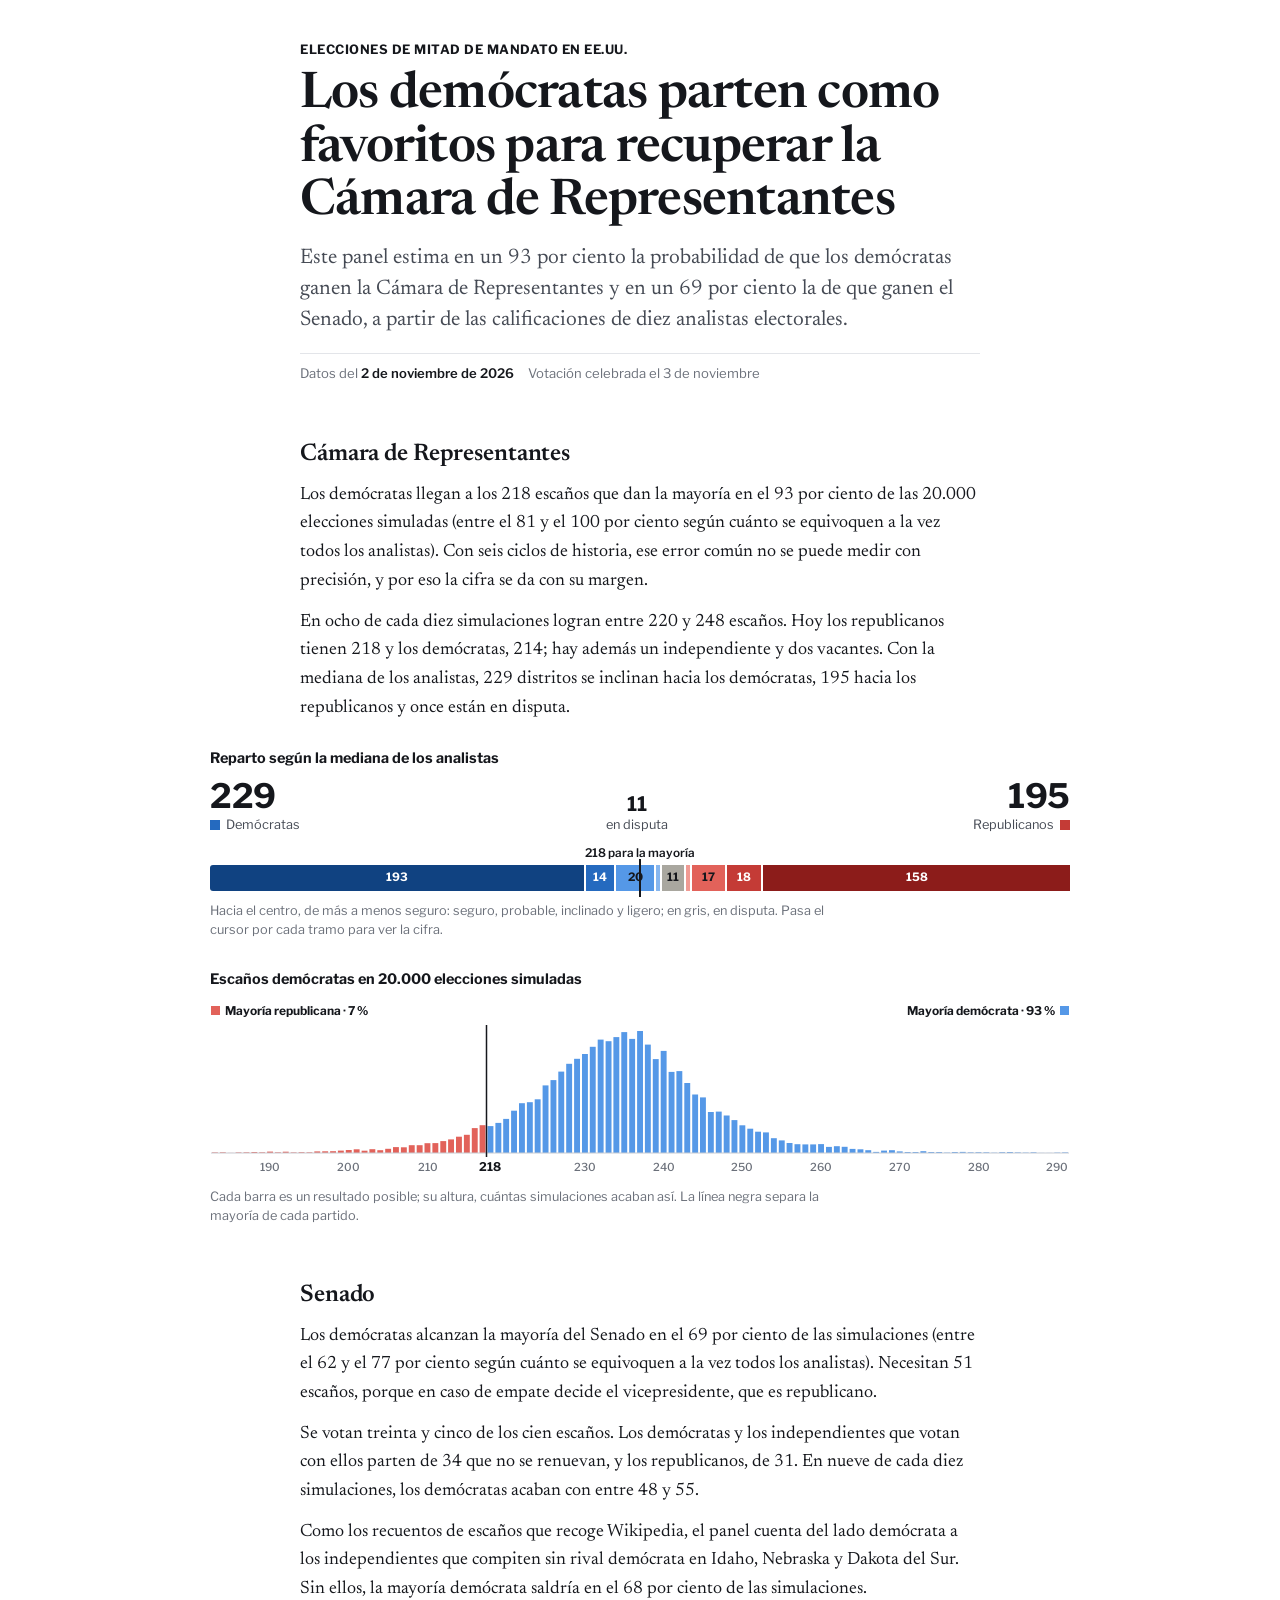
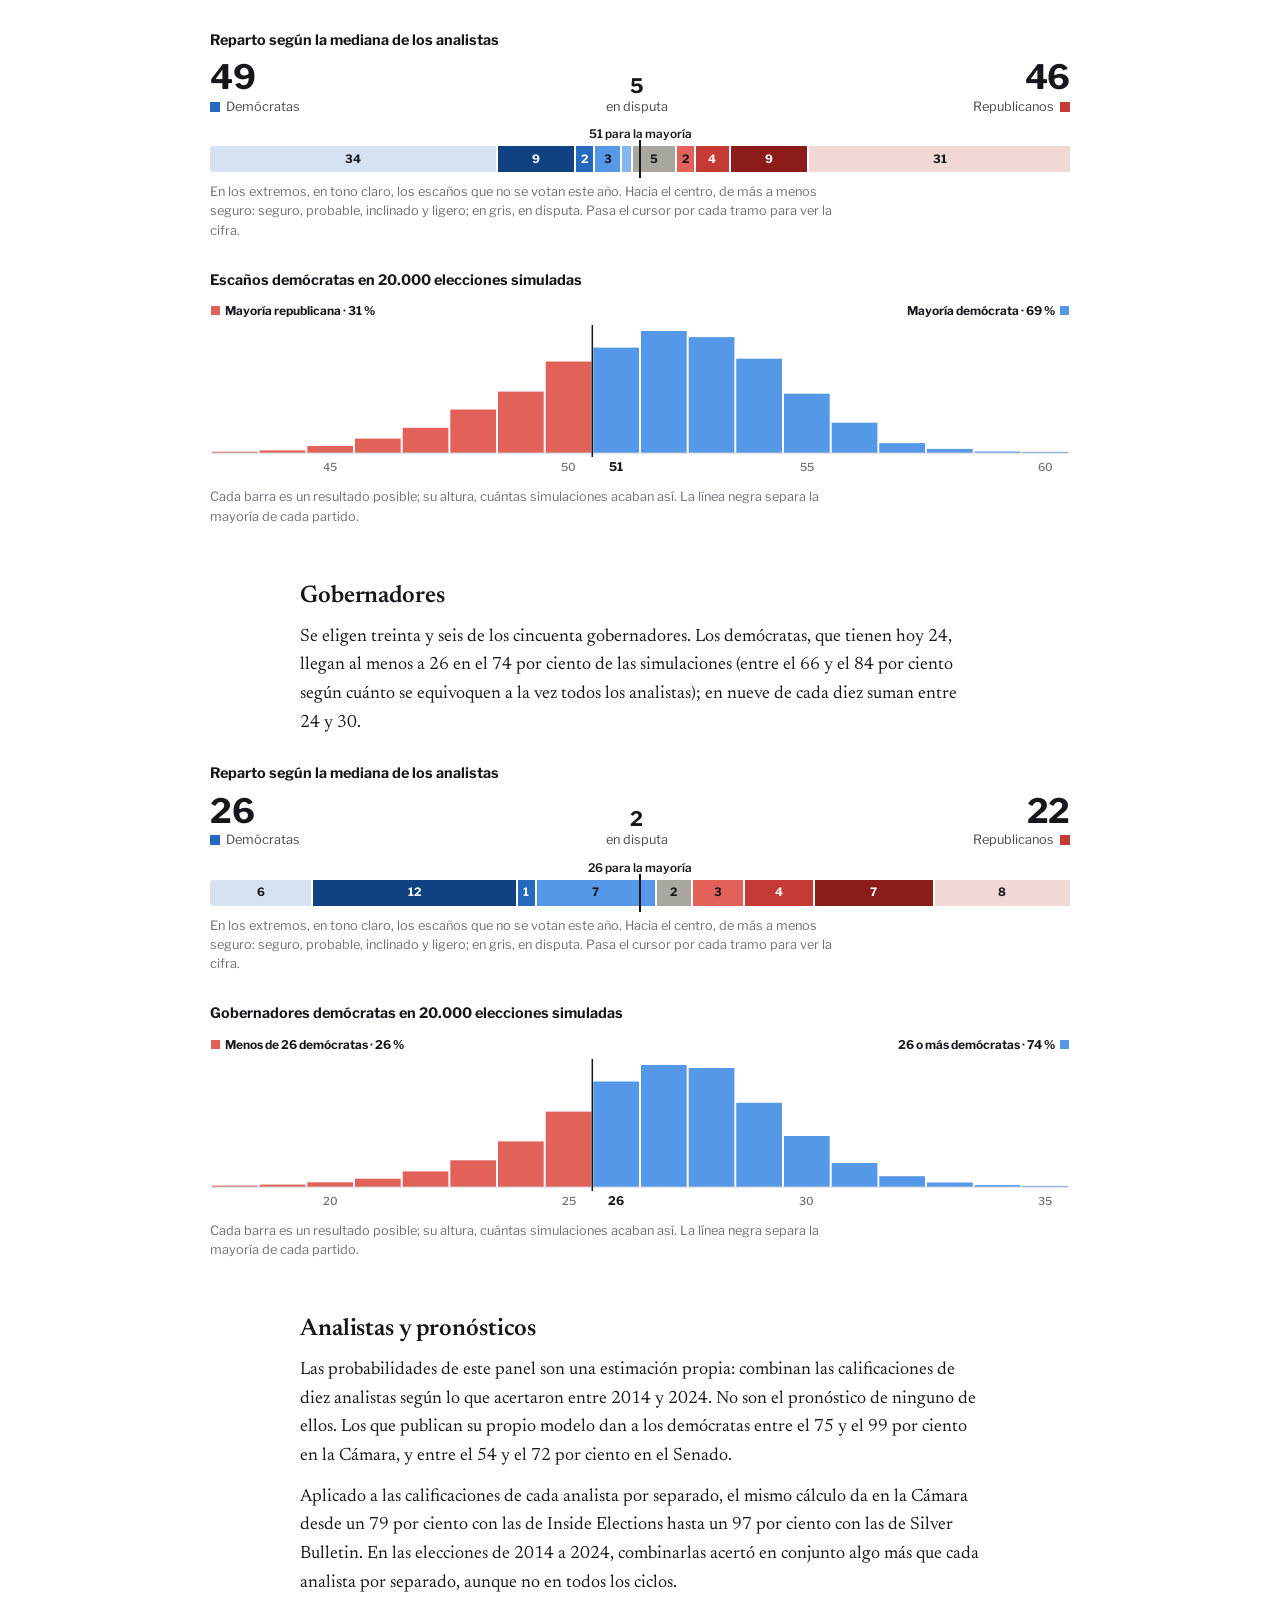
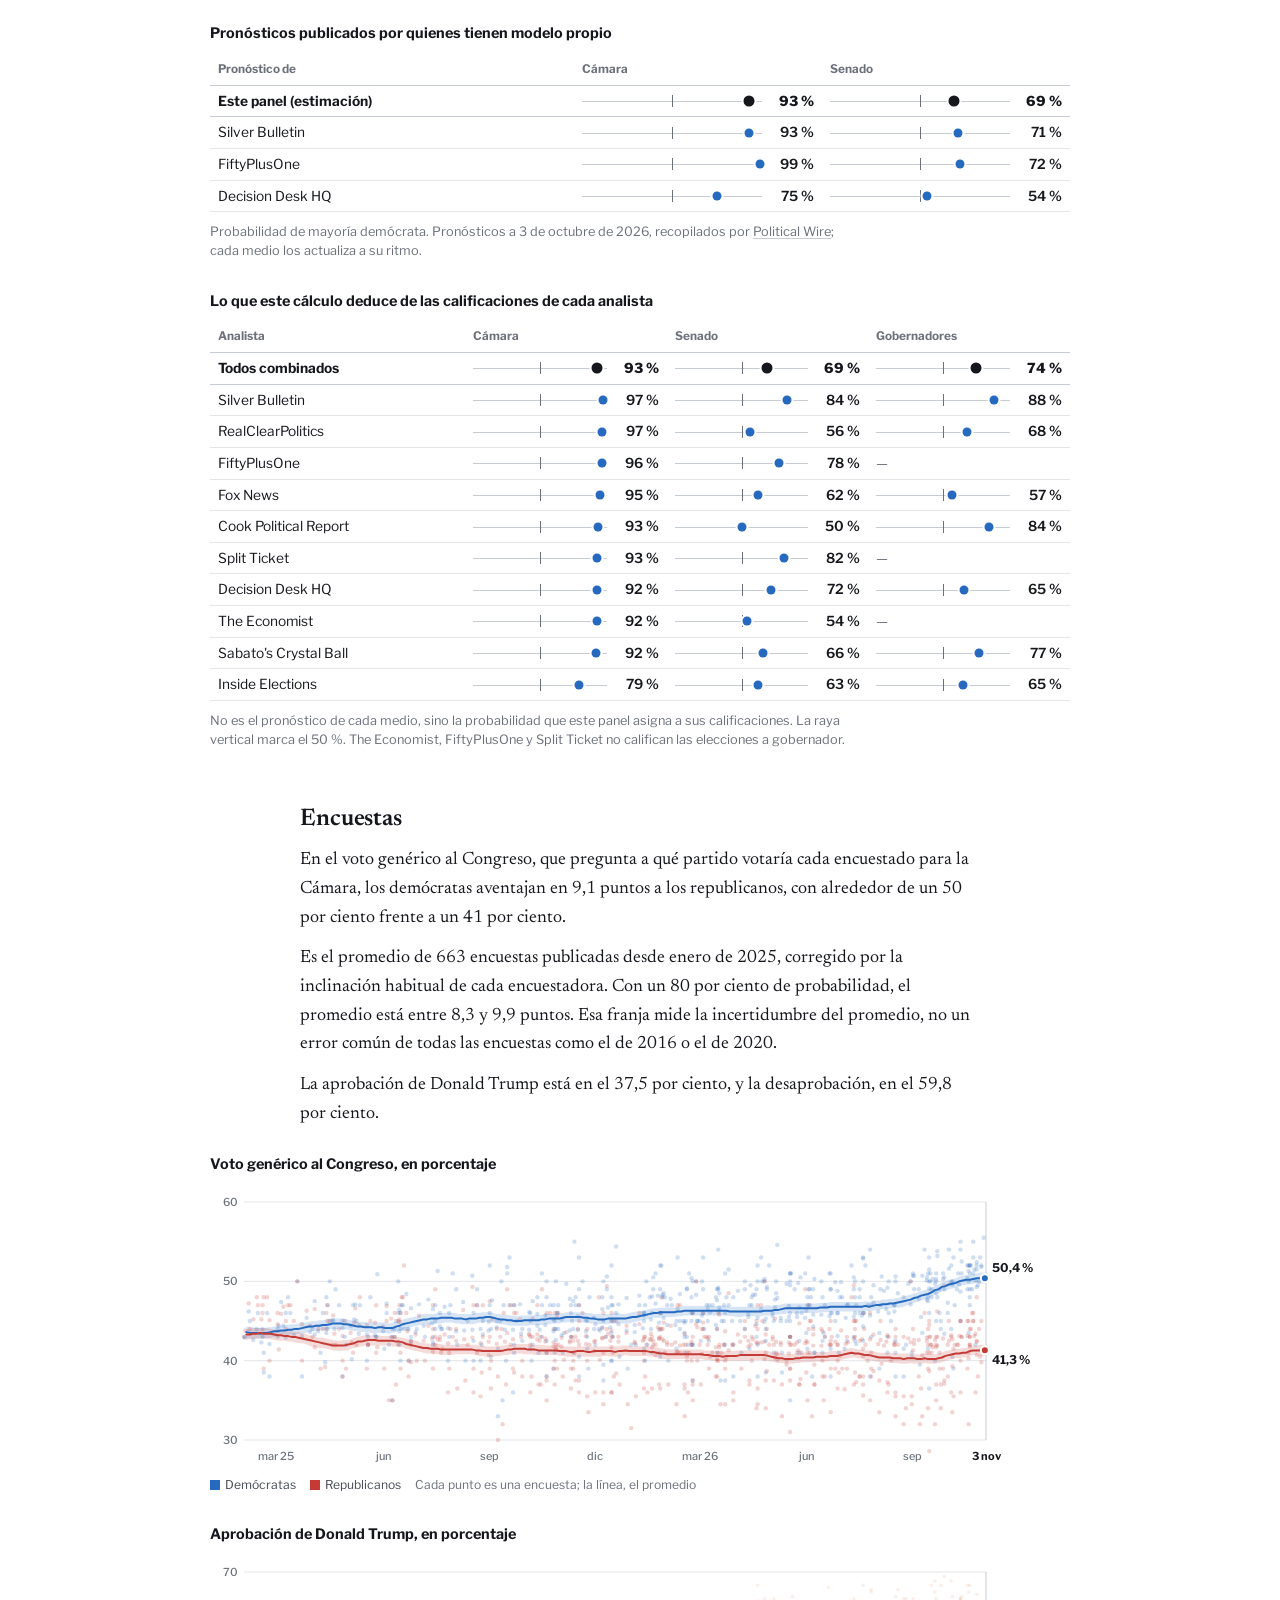
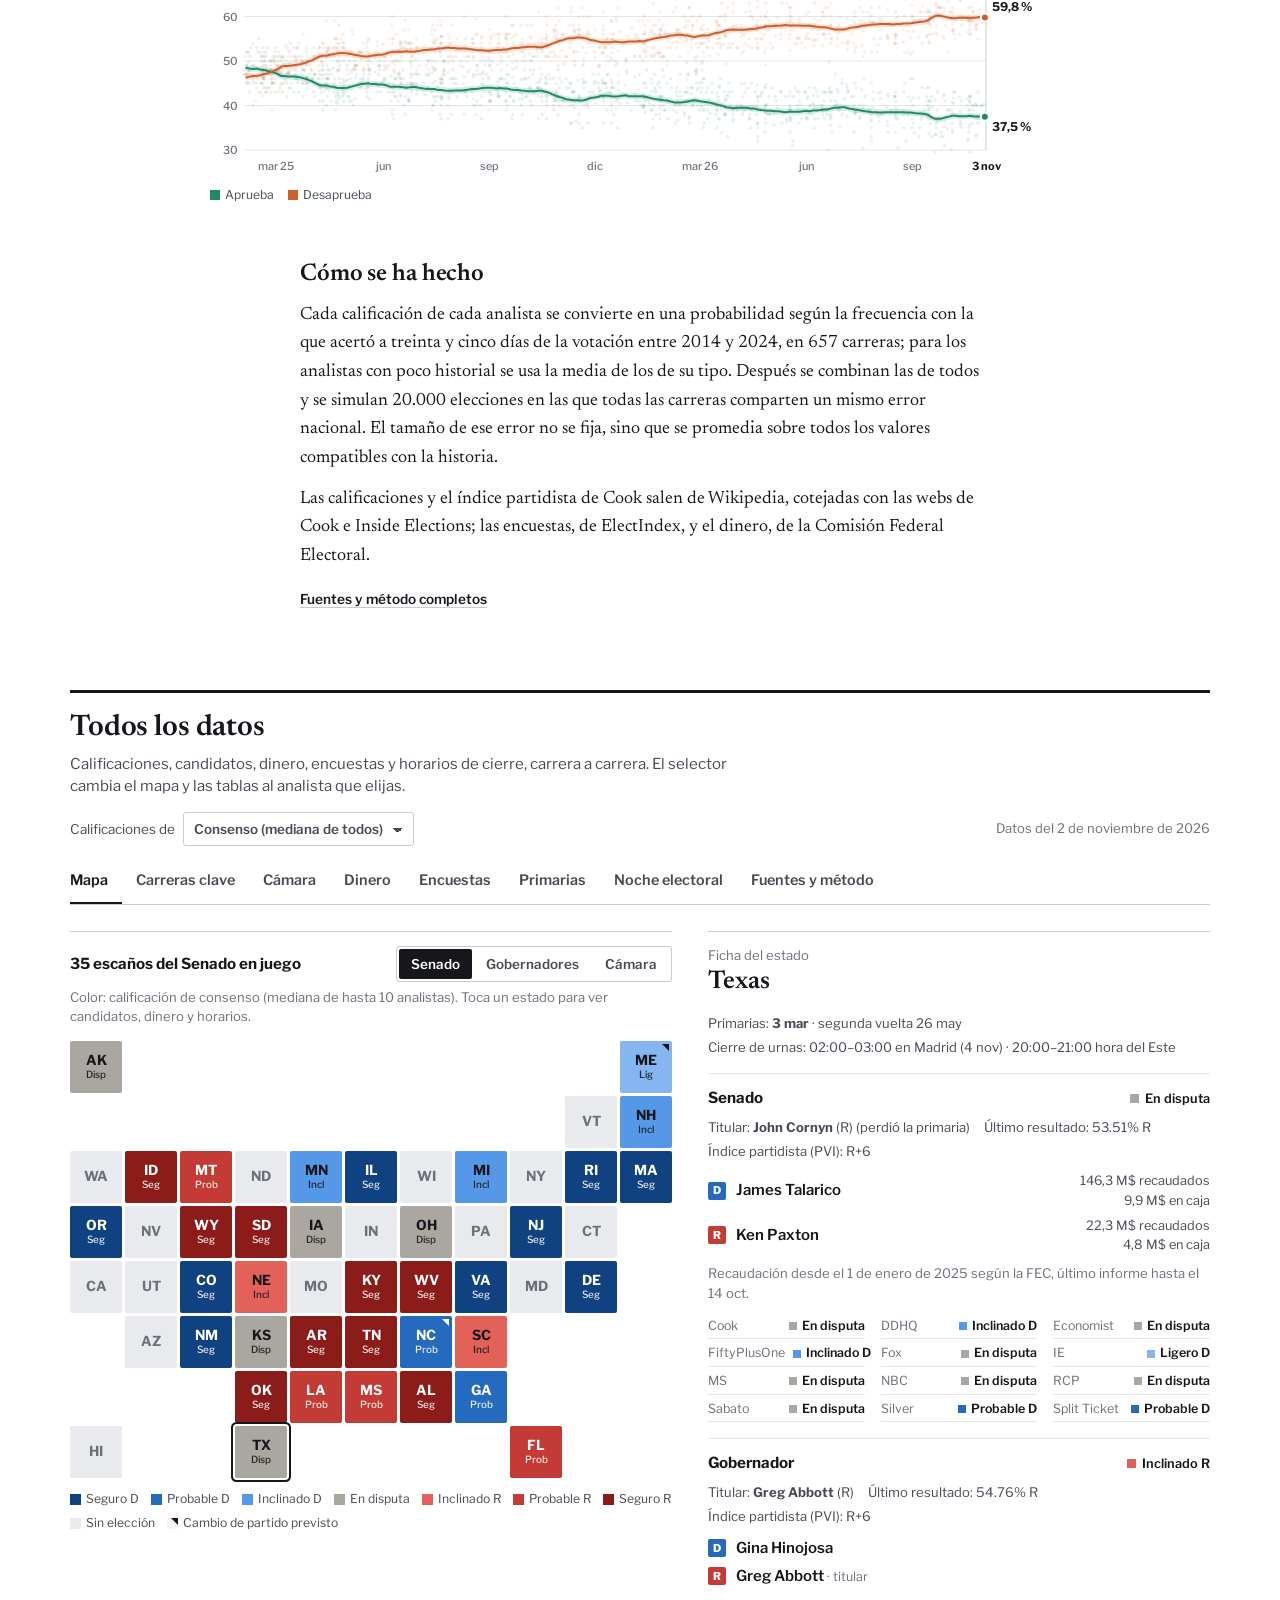
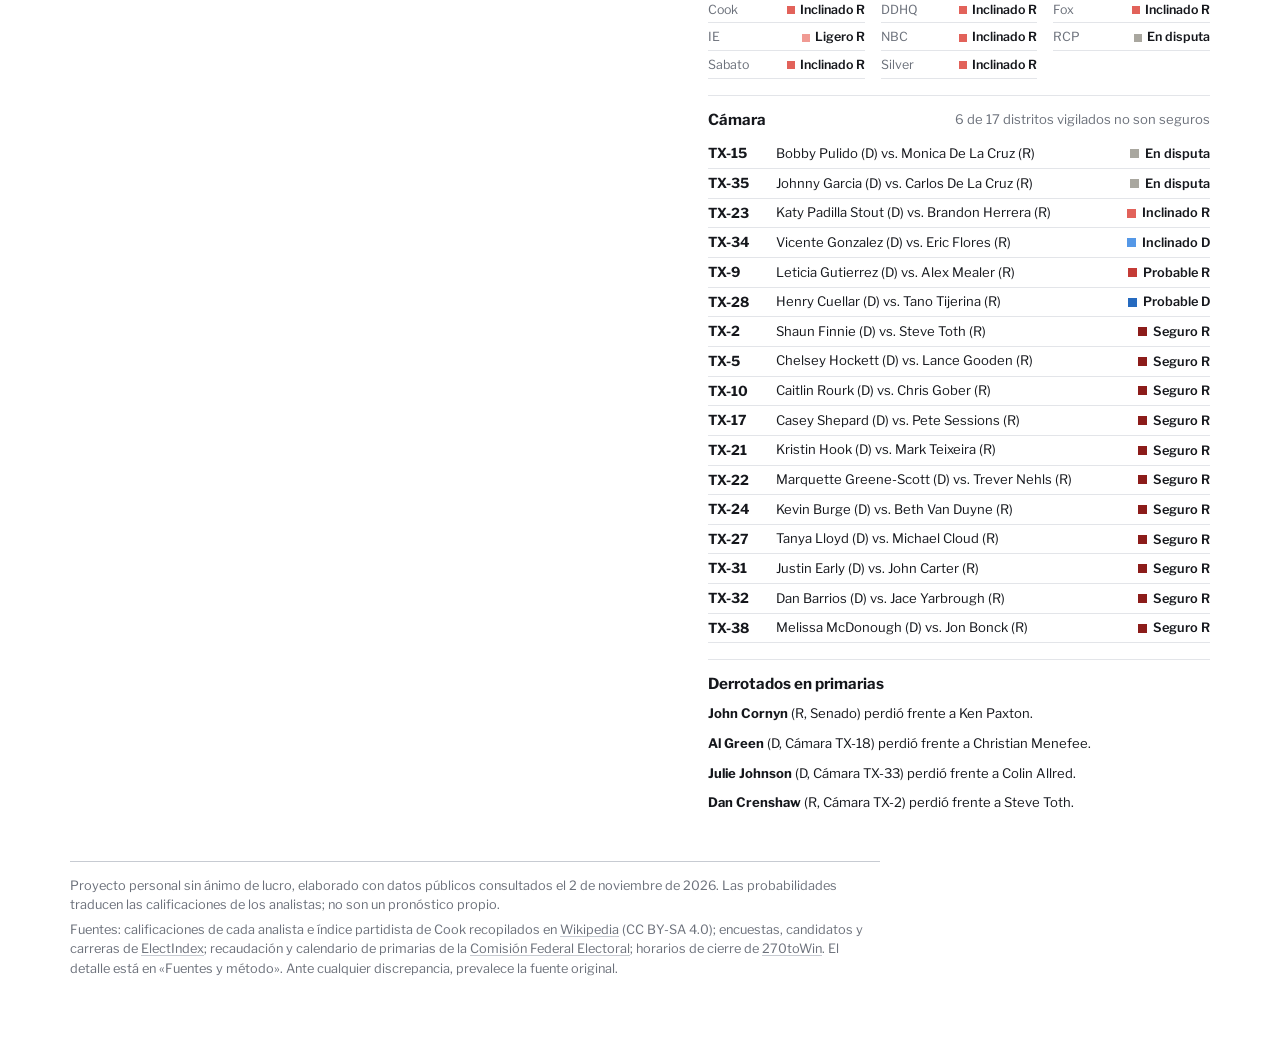
<file: midterms/index.html>
<!doctype html><html lang="es"><head><meta charset="utf-8"><meta name="viewport" content="width=device-width,initial-scale=1">
<title>Midterms 2026</title>
<link rel="preconnect" href="https://fonts.googleapis.com">
<link rel="preconnect" href="https://fonts.gstatic.com" crossorigin>
<link rel="stylesheet" href="https://fonts.googleapis.com/css2?family=Libre+Franklin:ital,wght@0,400..800;1,400&family=Newsreader:ital,opsz,wght@0,6..72,400..700;1,6..72,400..500&display=swap">
<style>
/* Layout: a newspaper reading column on white (headline, dek, one annotated figure per chamber, the analysts compared, polls), then a full-width data desk with tabs. Serif for the story; Franklin, the US election-graphics face, for every number, label and table. */
:root {
  --bg: #ffffff; --surface: #ffffff; --wash: #f3f4f6; --ink: #15171c; --ink-2: #454a54; --muted: #6b707a;
  --line: #e3e5e9; --line-2: #c7cbd2;
  --sd: #104281; --ld: #256abf; --nd: #5598e7; --td: #86b6ef; --tu: #a9a79f; --tr: #f09a93; --nr: #e2625a; --lr: #c43b36; --sr: #8c1c1a;
  --sd-t: #fff; --ld-t: #fff; --nd-t: #15171c; --td-t: #15171c; --tu-t: #15171c; --tr-t: #15171c; --nr-t: #15171c; --lr-t: #fff; --sr-t: #fff;
  --nu-d: #d6e1f1; --nu-r: #f2d8d5; --nu-t: #15171c;
  --none: #e8eaee; --none-t: #6b707a;
  --dem: #256abf; --rep: #c43b36; --ind: #7a7466; --pty-t: #fff;
  --q1: #f1e4c0; --q2: #dfbf73; --q3: #b5872c; --q4: #765612; --q1-t: #15171c; --q2-t: #15171c; --q3-t: #fff; --q4-t: #fff;
  --appr: #1f8a68; --disap: #cf5f2a;
  --font-story: "Newsreader", Georgia, "Times New Roman", serif;
  --font-ui: "Libre Franklin", "Franklin Gothic Medium", "Helvetica Neue", Arial, sans-serif;
  --col: 680px; --fig: 860px; --wide: 1180px;
}
@media (prefers-color-scheme: dark) {
  :root:not([data-theme="light"]) {
    --bg: #121419; --surface: #121419; --wash: #1a1d23; --ink: #eceef2; --ink-2: #b4b9c3; --muted: #8d939e;
    --line: #262a32; --line-2: #3b404a;
    --sd: #9ec5f4; --ld: #5598e7; --nd: #2a78d6; --td: #1c5cab; --tu: #77756d; --tr: #8f2623; --nr: #c23a35; --lr: #e5625a; --sr: #f4a8a1;
    --sd-t: #121419; --ld-t: #121419; --nd-t: #fff; --td-t: #fff; --tu-t: #121419; --tr-t: #fff; --nr-t: #fff; --lr-t: #121419; --sr-t: #121419;
    --nu-d: #1d2a3f; --nu-r: #3b2120; --nu-t: #eceef2;
    --none: #1f2329; --none-t: #8d939e;
    --dem: #5598e7; --rep: #e5625a; --ind: #a39d8d; --pty-t: #121419;
    --q1: #3a3121; --q2: #6a5427; --q3: #a9832f; --q4: #e3c47e; --q1-t: #eceef2; --q2-t: #eceef2; --q3-t: #121419; --q4-t: #121419;
    --appr: #2fae84; --disap: #e0763f;
    color-scheme: dark;
  }
}
:root[data-theme="dark"] {
  --bg: #121419; --surface: #121419; --wash: #1a1d23; --ink: #eceef2; --ink-2: #b4b9c3; --muted: #8d939e;
  --line: #262a32; --line-2: #3b404a;
  --sd: #9ec5f4; --ld: #5598e7; --nd: #2a78d6; --td: #1c5cab; --tu: #77756d; --tr: #8f2623; --nr: #c23a35; --lr: #e5625a; --sr: #f4a8a1;
  --sd-t: #121419; --ld-t: #121419; --nd-t: #fff; --td-t: #fff; --tu-t: #121419; --tr-t: #fff; --nr-t: #fff; --lr-t: #121419; --sr-t: #121419;
  --nu-d: #1d2a3f; --nu-r: #3b2120; --nu-t: #eceef2;
  --none: #1f2329; --none-t: #8d939e;
  --dem: #5598e7; --rep: #e5625a; --ind: #a39d8d; --pty-t: #121419;
  --q1: #3a3121; --q2: #6a5427; --q3: #a9832f; --q4: #e3c47e; --q1-t: #eceef2; --q2-t: #eceef2; --q3-t: #121419; --q4-t: #121419;
  --appr: #2fae84; --disap: #e0763f;
  color-scheme: dark;
}

* { box-sizing: border-box; }
body { background: var(--bg); color: var(--ink); font: 400 15px/1.5 var(--font-ui); -webkit-font-smoothing: antialiased; }
.wrap { max-width: var(--wide); margin: 0 auto; padding-inline: 20px; padding-block: 32px 64px; }
h1, h2, h3, h4 { margin: 0; text-wrap: balance; }
h2 { font-family: var(--font-story); font-weight: 600; font-size: 1.5rem; line-height: 1.2; letter-spacing: -.005em; }
h3 { font-family: var(--font-ui); font-weight: 700; font-size: .95rem; line-height: 1.3; }
p { margin: 0; }
a { color: inherit; text-underline-offset: 2px; text-decoration-color: var(--line-2); }
a:hover { text-decoration-color: currentColor; }
button, select, input { font: inherit; color: inherit; }
:focus-visible { outline: 2px solid var(--ink); outline-offset: 2px; }
.eyebrow { font-size: .74rem; font-weight: 700; letter-spacing: .05em; text-transform: uppercase; color: var(--muted); }
.muted { color: var(--muted); }
.small { font-size: .82rem; }
.num { font-variant-numeric: tabular-nums; }
.lede { color: var(--ink-2); max-width: 68ch; }

/* ---------- The story ---------- */
.story { max-width: var(--fig); margin: 0 auto; }
.col { max-width: var(--col); margin-inline: auto; }
.kicker { font-size: .8rem; font-weight: 700; letter-spacing: .04em; text-transform: uppercase; color: var(--ink); }
.story h1 { font-family: var(--font-story); font-optical-sizing: auto; font-weight: 600; font-size: clamp(2rem, 5vw, 3.15rem); line-height: 1.06; letter-spacing: -.015em; margin-top: 10px; }
.dek { font-family: var(--font-story); font-size: clamp(1.12rem, 2.2vw, 1.32rem); line-height: 1.45; color: var(--ink-2); margin-top: 14px; }
.byline { display: flex; flex-wrap: wrap; gap: 4px 14px; font-size: .82rem; color: var(--muted); margin-top: 18px; padding-top: 10px; border-top: 1px solid var(--line); }
.byline b { color: var(--ink); font-weight: 600; }
.sec { margin-top: 56px; }
.sec h2 { margin-bottom: 4px; }
.prose p { font-family: var(--font-story); font-size: 1.12rem; line-height: 1.6; margin-top: 12px; }
.prose p b { font-weight: 600; }
.fig { margin-top: 26px; display: grid; gap: 10px; }
.fig + .fig { margin-top: 30px; }
.fig-t { font-weight: 700; font-size: .9rem; }
.fig-n { font-size: .8rem; color: var(--muted); max-width: 72ch; }
.howto { margin-top: 18px; background: none; border: 0; padding: 0; font-weight: 600; font-size: .85rem; text-decoration: underline; text-decoration-color: var(--line-2); text-underline-offset: 3px; cursor: pointer; }
.howto:hover { text-decoration-color: currentColor; }

/* Seat tally + bar */
.tally { display: grid; grid-template-columns: auto minmax(0,1fr) auto; align-items: end; gap: 8px; }
.tally .side { display: grid; }
.tally .side.r { text-align: right; justify-items: end; }
.tally .n { font-weight: 700; font-size: 2.1rem; line-height: 1; letter-spacing: -.01em; }
.tally .who { font-size: .8rem; color: var(--ink-2); display: inline-flex; align-items: center; gap: 6px; margin-top: 2px; }
.tally .mid { text-align: center; font-size: .8rem; color: var(--ink-2); }
.tally .mid b { display: block; font-size: 1.25rem; line-height: 1.1; color: var(--ink); }
.sw { width: 10px; height: 10px; display: inline-block; flex: none; }
.sw.d { background: var(--ld); } .sw.r { background: var(--lr); } .sw.t { background: var(--tu); } .sw.i { background: var(--ind); }
.sbwrap { position: relative; padding-top: 20px; }
.mtag { position: absolute; top: 0; transform: translateX(-50%); font-size: .74rem; font-weight: 600; white-space: nowrap; }
.seatbar { position: relative; display: flex; gap: 2px; height: 26px; background: var(--surface); }
.seg { flex-basis: 0; min-width: 2px; display: grid; place-items: center; font-size: .72rem; font-weight: 700; font-variant-numeric: tabular-nums; position: relative; cursor: default; }
.seg:first-child { border-radius: 3px 0 0 3px; } .seg:last-child { border-radius: 0 3px 3px 0; }
.seg.tight b { visibility: hidden; }
.seg.nu-d { background: var(--nu-d); color: var(--nu-t); } .seg.nu-r { background: var(--nu-r); color: var(--nu-t); }
.half { position: absolute; top: -6px; bottom: -6px; width: 2px; background: var(--ink); transform: translateX(-1px); pointer-events: none; }
.bar-key { display: flex; flex-wrap: wrap; gap: 4px 14px; font-size: .76rem; color: var(--ink-2); }
.bar-key .k { display: inline-flex; align-items: center; gap: 5px; }
.fallback { font-size: .76rem; color: var(--muted); }

/* Histogram and other SVG charts */
.chart { position: relative; width: 100%; }
.chart svg { display: block; width: 100%; height: auto; overflow: visible; }
.chart text { fill: var(--muted); font: 500 11px var(--font-ui); font-variant-numeric: tabular-nums; }
.chart .lbl { fill: var(--ink); font-weight: 700; font-size: 12px; }
.chart .lbl2 { fill: var(--ink-2); font-size: 11px; }
.chart .grid { stroke: var(--line); stroke-width: 1; }
.chart .axis { stroke: var(--line-2); stroke-width: 1; }
.chart .hit { fill: transparent; }
.chart .hit:hover + .bar, .chart .bar:hover { opacity: .8; }

/* Analysts compared */
.ptable { width: 100%; border-collapse: collapse; font-size: .86rem; }
.ptable th { text-align: left; font-size: .74rem; font-weight: 700; color: var(--muted); padding: 6px 8px; border-bottom: 1px solid var(--line-2); }
.ptable td { padding: 5px 8px; border-bottom: 1px solid var(--line); }
.ptable td:first-child { white-space: nowrap; }
.ptable tr.cons td { font-weight: 700; border-bottom: 1px solid var(--line-2); }
.pb { display: grid; grid-template-columns: minmax(48px,1fr) 3.2em; gap: 8px; align-items: center; }
.pb b { text-align: right; font-weight: 600; font-variant-numeric: tabular-nums; }
.cons .pb b { font-weight: 800; }
.trk { position: relative; height: 12px; }
.trk::before { content: ""; position: absolute; left: 0; right: 0; top: 50%; height: 1px; background: var(--line-2); }
.trk::after { content: ""; position: absolute; left: 50%; top: 0; bottom: 0; width: 1px; background: var(--muted); }
.trk i { position: absolute; top: 50%; width: 9px; height: 9px; border-radius: 50%; transform: translate(-50%,-50%); box-shadow: 0 0 0 2px var(--bg); z-index: 1; }
.trk i.d { background: var(--dem); } .trk i.r { background: var(--rep); }
.cons .trk i { width: 11px; height: 11px; background: var(--ink); }
.na { color: var(--muted); }
.nm-s { display: none; }

/* ---------- Data desk ---------- */
.desk { margin-top: 80px; border-top: 3px solid var(--ink); padding-top: 18px; }
.desk-head { display: grid; gap: 6px; max-width: 72ch; }
.desk-head h2 { font-size: 1.85rem; }
.toolbar { display: flex; flex-wrap: wrap; gap: 10px 18px; align-items: center; justify-content: space-between; padding-block: 14px 12px; }
.toolbar label { font-size: .84rem; color: var(--ink-2); display: inline-flex; gap: 8px; align-items: center; }
select { background: var(--surface); border: 1px solid var(--line-2); border-radius: 3px; padding: 6px 30px 6px 10px; appearance: none; background-image: linear-gradient(45deg, transparent 50%, var(--ink-2) 50%), linear-gradient(135deg, var(--ink-2) 50%, transparent 50%); background-position: calc(100% - 15px) 55%, calc(100% - 10px) 55%; background-size: 5px 5px; background-repeat: no-repeat; font-weight: 600; cursor: pointer; }
.stamp { font-size: .82rem; color: var(--muted); }
.tabs { position: sticky; top: env(safe-area-inset-top, 0px); z-index: 20; background: var(--bg); display: flex; gap: 0; overflow-x: auto; scrollbar-width: none; border-bottom: 1px solid var(--line-2); }
.tabs::-webkit-scrollbar { display: none; }
.tab { background: none; border: 0; padding: 12px 14px 10px; font-weight: 600; font-size: .9rem; color: var(--ink-2); cursor: pointer; white-space: nowrap; border-bottom: 3px solid transparent; margin-bottom: -1px; }
.tab:first-child { padding-left: 0; }
.tab:hover { color: var(--ink); }
.tab[aria-selected="true"] { color: var(--ink); border-bottom-color: var(--ink); }
.panel { padding-top: 26px; display: grid; gap: 36px; }
.panel-head { display: grid; gap: 8px; }
.card { border-top: 1px solid var(--line-2); padding-top: 14px; min-width: 0; }
.card > h3 + * { margin-top: 10px; }
.seg-ctl { display: inline-flex; border: 1px solid var(--line-2); border-radius: 3px; padding: 2px; gap: 2px; }
.seg-ctl button { border: 0; background: none; padding: 5px 12px; border-radius: 2px; font-weight: 600; font-size: .84rem; cursor: pointer; color: var(--ink-2); }
.seg-ctl button[aria-pressed="true"] { background: var(--ink); color: var(--bg); }
.row { display: flex; flex-wrap: wrap; gap: 10px 16px; align-items: center; }
.row.between { justify-content: space-between; }

/* Rating fills (shared) */
.r-sd { background: var(--sd); color: var(--sd-t); } .r-ld { background: var(--ld); color: var(--ld-t); } .r-nd { background: var(--nd); color: var(--nd-t); } .r-td { background: var(--td); color: var(--td-t); }
.r-tu { background: var(--tu); color: var(--tu-t); }
.r-tr { background: var(--tr); color: var(--tr-t); } .r-nr { background: var(--nr); color: var(--nr-t); } .r-lr { background: var(--lr); color: var(--lr-t); } .r-sr { background: var(--sr); color: var(--sr-t); }
.r-none { background: var(--none); color: var(--none-t); }
.r-q1 { background: var(--q1); color: var(--q1-t); } .r-q2 { background: var(--q2); color: var(--q2-t); } .r-q3 { background: var(--q3); color: var(--q3-t); } .r-q4 { background: var(--q4); color: var(--q4-t); }
.chip { display: inline-flex; align-items: center; gap: 6px; font-size: .8rem; font-weight: 600; white-space: nowrap; color: var(--ink); }
.chip .sw { width: 9px; height: 9px; }
.pty { display: inline-grid; place-items: center; width: 18px; height: 18px; border-radius: 2px; font-size: .68rem; font-weight: 800; flex: none; color: var(--pty-t); }
.pty.D { background: var(--dem); } .pty.R { background: var(--rep); } .pty.I { background: var(--ind); }

/* Map */
.mapgrid { display: grid; grid-template-columns: minmax(0, 1.2fr) minmax(0, 1fr); gap: 36px; align-items: start; }
.tiles { display: grid; grid-template-columns: repeat(11, minmax(0, 1fr)); gap: 3px; margin-top: 14px; }
.tile { aspect-ratio: 1; border: 0; border-radius: 2px; display: grid; place-items: center; align-content: center; cursor: pointer; position: relative; font-weight: 700; font-size: clamp(.62rem, 1.3vw, .86rem); line-height: 1; padding: 0; max-width: 100%; }
.tile small { display: block; font-size: .72em; font-weight: 500; opacity: .9; margin-top: 2px; }
.tile:hover { filter: brightness(1.06); }
.tile[aria-pressed="true"] { box-shadow: 0 0 0 2px var(--bg), 0 0 0 4px var(--ink); z-index: 2; }
.tile.flip::after { content: ""; position: absolute; top: 3px; right: 3px; width: 0; height: 0; border-top: 7px solid currentColor; border-left: 7px solid transparent; }
.legend { display: flex; flex-wrap: wrap; gap: 6px 12px; font-size: .76rem; color: var(--ink-2); margin-top: 12px; align-items: center; }
.legend .k { display: inline-flex; align-items: center; gap: 5px; }
.legend .sw { width: 11px; height: 11px; }
.flipkey { width: 11px; height: 11px; display: inline-block; background: var(--wash); position: relative; }
.flipkey::after { content: ""; position: absolute; top: 0; right: 0; border-top: 7px solid var(--ink); border-left: 7px solid transparent; }
.dossier { display: grid; gap: 16px; border-top: 1px solid var(--line-2); padding-top: 14px; }
.dossier h2 { font-size: 1.6rem; }
.dossier .meta { display: flex; flex-wrap: wrap; gap: 4px 14px; font-size: .82rem; color: var(--ink-2); }
.race { border-top: 1px solid var(--line); padding-top: 14px; display: grid; gap: 10px; }
.race .top { display: flex; justify-content: space-between; align-items: center; gap: 10px; flex-wrap: wrap; }
.cands { display: grid; gap: 6px; }
.cand { display: grid; grid-template-columns: auto minmax(0,1fr) auto; gap: 10px; align-items: center; }
.cand .nm { font-weight: 600; min-width: 0; }
.cand .nm small { font-weight: 400; color: var(--muted); }
.cand .money { text-align: right; font-size: .8rem; color: var(--ink-2); font-variant-numeric: tabular-nums; }
.raters { display: grid; grid-template-columns: repeat(auto-fill, minmax(150px, 1fr)); gap: 2px 16px; font-size: .78rem; }
.raters .rt { display: flex; justify-content: space-between; gap: 8px; padding-block: 3px; border-bottom: 1px solid var(--line); }
.raters .rt .who { color: var(--muted); }
.raters .rt .what { display: inline-flex; align-items: center; gap: 5px; font-weight: 600; white-space: nowrap; }
.raters .rt .sw { width: 8px; height: 8px; }
.hlist { display: grid; gap: 0; }
.hrow { display: grid; grid-template-columns: 58px minmax(0,1fr) auto; gap: 10px; align-items: center; font-size: .86rem; padding-block: 4px; border-bottom: 1px solid var(--line); }
.hrow .c { font-weight: 700; font-variant-numeric: tabular-nums; }

/* Tables */
.scroll-x { overflow-x: auto; }
table { border-collapse: collapse; width: 100%; font-size: .85rem; }
th { text-align: left; font-size: .74rem; font-weight: 700; color: var(--muted); padding: 8px 8px; border-bottom: 1px solid var(--line-2); white-space: nowrap; background: var(--bg); }
td { padding: 6px 8px; border-bottom: 1px solid var(--line); vertical-align: middle; }
.matrix td.cell { padding: 2px 1px; text-align: center; }
.matrix td.cell span { display: block; font-size: .68rem; font-weight: 700; padding: 4px 0; min-width: 40px; }
.matrix th.rt { text-align: center; }
.matrix td.st { font-weight: 700; white-space: nowrap; position: sticky; left: 0; background: var(--bg); }
.matrix .vs { font-size: .8rem; color: var(--ink-2); white-space: nowrap; }
.matrix .cons span { box-shadow: inset 0 0 0 2px var(--ink); }
tr.clickable { cursor: pointer; }
tr.clickable:hover td { background: var(--wash); }

/* Rater comparison (House tab) */
.rbars { display: grid; gap: 12px; }
.rbar { display: grid; grid-template-columns: 150px minmax(0,1fr) 200px; gap: 12px; align-items: center; }
.rbar .nm { font-size: .84rem; font-weight: 600; }
.rbar .ct { font-size: .8rem; color: var(--ink-2); font-variant-numeric: tabular-nums; text-align: right; }
.rbar.cons .nm { font-weight: 800; }
.twocol { display: grid; grid-template-columns: minmax(0,1fr) minmax(0,1fr); gap: 36px; }
.redis { display: grid; gap: 4px; }
.redis .rw { display: grid; grid-template-columns: 136px repeat(3, minmax(0,1fr)); gap: 8px; align-items: center; font-size: .82rem; }
.redis .hd { font-size: .74rem; color: var(--muted); font-weight: 700; }
.dv { position: relative; height: 16px; }
.dv::before { content: ""; position: absolute; left: 50%; top: -2px; bottom: -2px; width: 1px; background: var(--line-2); }
.dv i { position: absolute; top: 3px; height: 10px; }
.dv i.pos { border-radius: 0 2px 2px 0; } .dv i.neg { border-radius: 2px 0 0 2px; }
.dv em { position: absolute; top: -1px; font-style: normal; font-size: .72rem; font-weight: 700; font-variant-numeric: tabular-nums; }
.redis .rw.total { border-top: 1px solid var(--line-2); padding-top: 6px; margin-top: 4px; font-weight: 700; }
.redis .rw.total .tn { text-align: center; font-variant-numeric: tabular-nums; }
.gsv { max-width: 440px; display: block; }
.gsv text { font-size: 9px; fill: var(--muted); font-family: var(--font-ui); }
.gsv .grid { stroke: var(--line); }
.gstates { display: grid; grid-template-columns: repeat(auto-fill, minmax(260px, 1fr)); gap: 10px 24px; }
.gstate { display: grid; gap: 3px; font-size: .84rem; }
.gstrip { display: grid; grid-template-columns: 34px minmax(0,1fr); gap: 6px; align-items: center; }
.gtrack { position: relative; height: 14px; background: linear-gradient(var(--line-2), var(--line-2)) 50% 0 / 1px 100% no-repeat; }
.gtrack i { position: absolute; top: 50%; width: 7px; height: 7px; border-radius: 50%; transform: translate(-50%,-50%); opacity: .75; }
.gtrack i.d { background: var(--dem); } .gtrack i.r { background: var(--rep); } .gtrack i.t { background: var(--tu); }
.filters { display: flex; flex-wrap: wrap; gap: 10px; align-items: center; }
input[type="search"] { background: var(--surface); border: 1px solid var(--line-2); border-radius: 3px; padding: 6px 10px; min-width: 0; width: 240px; max-width: 100%; }
.tbox { max-height: 560px; overflow: auto; border-block: 1px solid var(--line); }
.tbox th { position: sticky; top: 0; z-index: 1; }

/* Tooltip, stats, poll strips */
.tip { position: fixed; z-index: 50; pointer-events: none; background: var(--ink); color: var(--bg); padding: 7px 10px; border-radius: 2px; font-size: .78rem; line-height: 1.45; max-width: 280px; opacity: 0; transition: opacity .08s; }
.tip b { font-weight: 700; }
.tip .tsw { display: inline-block; width: 8px; height: 8px; margin-right: 6px; }
.stats { display: grid; grid-template-columns: repeat(3, minmax(0,1fr)); gap: 16px 24px; }
.stat { display: grid; gap: 2px; align-content: start; }
.stat .v { font-weight: 700; font-size: 1.55rem; line-height: 1.1; letter-spacing: -.01em; }
.stat .l { font-size: .82rem; color: var(--ink-2); }
.agg { display: grid; gap: 6px; }
.agg .a { display: grid; grid-template-columns: 150px minmax(0,1fr) 60px; gap: 10px; align-items: center; font-size: .84rem; }
.agg .track { position: relative; height: 14px; }
.agg .track::before { content: ""; position: absolute; left: 0; right: 0; top: 50%; height: 1px; background: var(--line); }
.agg .dot { position: absolute; top: 50%; width: 10px; height: 10px; border-radius: 50%; background: var(--dem); transform: translate(-50%,-50%); box-shadow: 0 0 0 2px var(--bg); }
.agg .a.me .nm { font-weight: 800; }
.agg .a.me .dot { background: var(--ink); }
.agg .ci { position: absolute; top: 50%; height: 4px; background: var(--ink); opacity: .25; transform: translateY(-50%); }
.he .track::after { content: ""; position: absolute; left: 50%; top: 0; bottom: 0; width: 1px; background: var(--line-2); }
.he .dot.R { background: var(--rep); }
.he .nm { overflow: hidden; text-overflow: ellipsis; white-space: nowrap; }

/* Primaries */
.months { display: grid; grid-template-columns: repeat(7, minmax(0,1fr)); gap: 14px; }
.month { display: grid; gap: 8px; align-content: start; min-width: 0; }
.month h4 { font-size: .9rem; font-weight: 700; border-bottom: 2px solid var(--ink); padding-bottom: 4px; text-transform: capitalize; }
.pday { display: grid; gap: 4px; }
.pday .d { font-size: .74rem; color: var(--muted); font-weight: 600; }
.stchips { display: flex; flex-wrap: wrap; gap: 3px; }
.stc { border: 1px solid var(--line-2); background: var(--surface); border-radius: 2px; padding: 1px 5px; font-size: .74rem; font-weight: 700; cursor: pointer; line-height: 1.5; }
.stc:hover { border-color: var(--ink); }
.stc.key { background: var(--ink); color: var(--bg); border-color: var(--ink); }
.stc .ro { font-weight: 500; opacity: .75; }
.defeats { display: grid; grid-template-columns: repeat(2, minmax(0,1fr)); gap: 0 32px; }
.dft { display: grid; grid-template-columns: auto minmax(0,1fr); gap: 10px; align-items: start; font-size: .88rem; padding-block: 8px; border-bottom: 1px solid var(--line); }
.dft .w { font-weight: 700; }
.dft .by { color: var(--ink-2); font-size: .82rem; }

/* Election night */
.night { display: grid; gap: 0; }
.hour { display: grid; grid-template-columns: 120px minmax(0,1fr); gap: 16px; padding-block: 10px; border-bottom: 1px solid var(--line); align-items: start; }
.hour .t { display: grid; }
.hour .t b { font-size: 1.35rem; font-weight: 700; line-height: 1.05; }
.hour .t span { font-size: .74rem; color: var(--muted); }
.nchips { display: flex; flex-wrap: wrap; gap: 6px; }
.nc { display: inline-flex; align-items: center; gap: 5px; border: 1px solid var(--line-2); border-radius: 2px; padding: 2px 7px; font-size: .8rem; background: var(--surface); cursor: pointer; }
.nc b { font-weight: 800; }
.nc .tg { font-size: .7rem; font-weight: 600; color: var(--ink-2); }
.nc .tg::before { content: "· "; color: var(--muted); }
.nc.key { border-color: var(--ink); }
.nc .split { color: var(--muted); font-size: .7rem; }

/* Sources and method */
table.src { min-width: 760px; }
.src td:first-child { font-weight: 700; white-space: nowrap; }
.pill { font-size: .78rem; white-space: nowrap; color: var(--ink-2); }
.pill.paid { font-weight: 700; color: var(--ink); }
.steps { display: grid; gap: 10px; counter-reset: s; padding: 0; margin: 0; list-style: none; }
.steps li { counter-increment: s; display: grid; grid-template-columns: 22px minmax(0,1fr); gap: 8px; }
.steps li::before { content: counter(s) "."; font-weight: 700; color: var(--muted); }
.notes { display: grid; gap: 0; padding: 0; margin: 0; list-style: none; }
.notes li { padding-block: 9px; border-bottom: 1px solid var(--line); }
.notes li:first-child { padding-top: 0; }
.notes li:last-child { border-bottom: 0; }
.flow { display: grid; grid-template-columns: minmax(0,1.2fr) auto minmax(0,1fr) auto minmax(0,1fr) auto minmax(0,1fr); gap: 8px; align-items: center; }
.fcol { display: grid; gap: 6px; }
.fbox { border: 1px solid var(--line-2); border-radius: 2px; padding: 6px 8px; font-size: .8rem; font-weight: 600; text-align: center; }
.fbox.strong { background: var(--ink); color: var(--bg); border-color: var(--ink); }
.farrow::before { content: "→"; color: var(--muted); font-weight: 700; }
footer { margin-top: 48px; padding-top: 14px; border-top: 1px solid var(--line-2); font-size: .8rem; color: var(--muted); display: grid; gap: 6px; max-width: 90ch; }

@media (max-width: 980px) {
  .mapgrid, .twocol { grid-template-columns: 1fr; }
  .months { grid-template-columns: repeat(4, minmax(0,1fr)); }
  .stats { grid-template-columns: repeat(2, minmax(0,1fr)); }
}
@media (max-width: 620px) {
  .wrap { padding-inline: 16px; padding-block: 20px 48px; }
  .prose p { font-size: 1.06rem; }
  .tally .n { font-size: 1.7rem; }
  .months { grid-template-columns: repeat(2, minmax(0,1fr)); }
  .defeats { grid-template-columns: 1fr; }
  .rbar { grid-template-columns: 1fr; gap: 4px; }
  .flow { grid-template-columns: 1fr; justify-items: stretch; }
  .farrow { text-align: center; }
  .farrow::before { content: "↓"; }
  .rbar .ct { text-align: left; }
  .redis .rw { grid-template-columns: 70px repeat(3, minmax(0,1fr)); }
  .agg .a { grid-template-columns: 110px minmax(0,1fr) 52px; }
  .hour { grid-template-columns: 84px minmax(0,1fr); gap: 10px; }
  .tiles { gap: 2px; }
  .tile small { display: none; }
  .tile.flip::after { border-top-width: 5px; border-left-width: 5px; top: 2px; right: 2px; }
  .ptable { font-size: .8rem; }
  .ptable th, .ptable td { padding-inline: 4px; }
  .pb { grid-template-columns: minmax(24px,1fr) 2.8em; gap: 4px; }
  .nm-l { display: none; } .nm-s { display: inline; }
}
@media (prefers-reduced-motion: reduce) { * { transition: none !important; } }
</style>

<div class="wrap">
  <article class="story" id="story" aria-labelledby="headline">
    <header class="col">
      <div class="kicker">Elecciones de mitad de mandato en EE.UU.</div>
      <h1 id="headline"></h1>
      <p class="dek" id="dek"></p>
      <div class="byline" id="byline"></div>
    </header>
    <div id="story-body"></div>
  </article>

  <section class="desk" id="datos" aria-labelledby="desk-title">
    <div class="desk-head">
      <h2 id="desk-title">Todos los datos</h2>
      <p class="lede">Calificaciones, candidatos, dinero, encuestas y horarios de cierre, carrera a carrera. El selector cambia el mapa y las tablas al analista que elijas.</p>
    </div>
    <div class="toolbar">
      <label for="rater">Calificaciones de
        <select id="rater"></select>
      </label>
      <span class="stamp" id="stamp"></span>
    </div>
    <nav class="tabs" role="tablist" aria-label="Secciones de datos" id="tabs"></nav>
    <main id="panels"></main>
  </section>

  <footer>
    <p>Proyecto personal sin ánimo de lucro, elaborado con datos públicos consultados el <span class="snap"></span>. Las probabilidades traducen las calificaciones de los analistas; no son un pronóstico propio.</p>
    <p>Fuentes: calificaciones de cada analista e índice partidista de Cook recopilados en <a href="https://en.wikipedia.org/wiki/2026_United_States_elections" target="_blank" rel="noopener">Wikipedia</a> (CC BY-SA 4.0); encuestas, candidatos y carreras de <a href="https://github.com/ElectIndex/26_us_forecast_data" target="_blank" rel="noopener">ElectIndex</a>; recaudación y calendario de primarias de la <a href="https://www.fec.gov/" target="_blank" rel="noopener">Comisión Federal Electoral</a>; horarios de cierre de <a href="https://www.270towin.com/poll-closing-times/" target="_blank" rel="noopener">270toWin</a>. El detalle está en «Fuentes y método». Ante cualquier discrepancia, prevalece la fuente original.</p>
  </footer>
</div>
<div class="tip" id="tip" role="tooltip"></div>

<script id="data" type="application/json">{"meta":{"snapshot":"2026-11-02","election":"2026-11-03"},"composition":{"senate":{"R":53,"D":45,"I":2,"total":100,"majority":51,"notUp":{"D":34,"R":31}},"house":{"R":218,"D":214,"I":1,"vacant":2,"total":435,"majority":218},"governors":{"R":26,"D":24,"total":50,"majority":26,"notUp":{"D":6,"R":8}}},"senate":{"raters":[["Cook","Oct 30, 2026"],["DDHQ","Nov 1, 2026"],["Econ","Nov 1, 2026"],["FPO","Nov 1, 2026"],["Fox","Nov 1, 2026"],["IE","Oct 29, 2026"],["MS","NOW Oct 29, 2026"],["NBC","Nov 1, 2026"],["RCP","Oct 31, 2026"],["Sabato","Oct 29, 2026"],["Silver","Nov 1, 2026"],["ST","Nov 2, 2026"]],"races":[{"st":"AL","state":"Alabama","special":false,"pvi":"R+15","incumbent":"Tommy Tuberville","incParty":"R","status":"retiring","last":"60.10% R","ratings":{"Cook":"Safe R","DDHQ":"Safe R","Econ":"Safe R","FPO":"Safe R","Fox":"Safe R","IE":"Safe R","MS":"Safe R","NBC":"Safe R","RCP":"Safe R","Sabato":"Safe R","Silver":"Safe R","ST":"Safe R"},"D":{"name":"Everett Wess","inc":false,"fec":{"id":"S6AL00518","receipts":128570,"coh":10543,"spent":118027,"from":"2026-01-01","through":"2026-10-14"}},"R":{"name":"Barry Moore","inc":false,"fec":{"id":"S6AL00476","receipts":4635926,"coh":467199,"spent":4293858,"from":"2025-01-01","through":"2026-10-14"}},"I":null},{"st":"AK","state":"Alaska","special":false,"pvi":"R+6","incumbent":"Dan S. Sullivan","incParty":"R","status":null,"last":"53.90% R","ratings":{"Cook":"Tossup","DDHQ":"Lean D","Econ":"Tossup","FPO":"Lean D","Fox":"Tossup","IE":"Tossup","MS":"Tossup","NBC":"Tossup","RCP":"Tossup","Sabato":"Lean D","Silver":"Tossup","ST":"Lean D"},"D":{"name":"Mary Peltola","inc":false,"fec":{"id":"S6AK00276","receipts":36887509,"coh":4102126,"spent":32785383,"from":"2026-01-01","through":"2026-10-14"}},"R":{"name":"Dan Sullivan","inc":true,"fec":{"id":"S4AK00214","receipts":11508274,"coh":2839758,"spent":10759421,"from":"2025-01-01","through":"2026-10-14"}},"I":null},{"st":"AR","state":"Arkansas","special":false,"pvi":"R+15","incumbent":"Tom Cotton","incParty":"R","status":null,"last":"66.53% R","ratings":{"Cook":"Safe R","DDHQ":"Safe R","Econ":"Safe R","FPO":"Safe R","Fox":"Safe R","IE":"Safe R","MS":"Safe R","NBC":"Safe R","RCP":"Safe R","Sabato":"Safe R","Silver":"Safe R","ST":"Safe R"},"D":{"name":"Hallie Shoffner","inc":false,"fec":{"id":"S6AR00199","receipts":4042811,"coh":756932,"spent":3285879,"from":"2025-07-01","through":"2026-10-14"}},"R":{"name":"Tom Cotton","inc":true,"fec":{"id":"S4AR00103","receipts":7149643,"coh":5129928,"spent":9470585,"from":"2025-01-01","through":"2026-10-14"}},"I":{"name":"Jeff Wadlin","label":"Libertarian","inc":false,"fec":{"id":"S6AR00223","receipts":80063,"coh":6291,"spent":73772,"from":"2026-01-01","through":"2026-10-14"}}},{"st":"CO","state":"Colorado","special":false,"pvi":"D+6","incumbent":"John Hickenlooper","incParty":"D","status":null,"last":"53.50% D","ratings":{"Cook":"Safe D","DDHQ":"Safe D","Econ":"Safe D","FPO":"Safe D","Fox":"Safe D","IE":"Safe D","MS":"Safe D","NBC":"Safe D","RCP":"Safe D","Sabato":"Safe D","Silver":"Safe D","ST":"Safe D"},"D":{"name":"John Hickenlooper","inc":true,"fec":{"id":"S0CO00575","receipts":9529277,"coh":1558828,"spent":9406082,"from":"2025-01-01","through":"2026-10-14"}},"R":{"name":"Mark Baisley","inc":false,"fec":{"id":"S6CO00507","receipts":138210,"coh":27710,"spent":110837,"from":"2025-01-01","through":"2026-10-14"}},"I":{"name":"Bob Chew","label":"Forward","inc":false,"fec":{"id":"S6CO00549","receipts":3603854,"coh":235007,"spent":3368847,"from":"2026-03-20","through":"2026-10-14"}}},{"st":"DE","state":"Delaware","special":false,"pvi":"D+8","incumbent":"Chris Coons","incParty":"D","status":null,"last":"59.44% D","ratings":{"Cook":"Safe D","DDHQ":"Safe D","Econ":"Safe D","FPO":"Safe D","Fox":"Safe D","IE":"Safe D","MS":"Safe D","NBC":"Safe D","RCP":"Safe D","Sabato":"Safe D","Silver":"Safe D","ST":"Safe D"},"D":{"name":"Chris Coons","inc":true,"fec":{"id":"S0DE00092","receipts":4956015,"coh":5031711,"spent":2109504,"from":"2025-01-01","through":"2026-10-14"}},"R":{"name":"Michael Katz","inc":false,"fec":{"id":"S6DE00206","receipts":190416,"coh":16085,"spent":174332,"from":"2026-01-01","through":"2026-10-14"}},"I":null},{"st":"FL","state":"Florida","special":true,"pvi":"R+5","incumbent":"Ashley Moody","incParty":"R","status":null,"last":"Appointed (2025)","ratings":{"Cook":"Likely R","DDHQ":"Likely R","Econ":"Likely R","FPO":"Likely R","Fox":"Safe R","IE":"Likely R","MS":"Likely R","NBC":"Likely R","RCP":"Lean R","Sabato":"Likely R","Silver":"Likely R","ST":"Likely R"},"D":{"name":"Angie Nixon","inc":false,"fec":{"id":"S6FL00830","receipts":11319380,"coh":3266795,"spent":8052586,"from":"2025-01-01","through":"2026-10-14"}},"R":{"name":"Ashley Moody","inc":true,"fec":{"id":"S6FL00640","receipts":14524032,"coh":816355,"spent":13707677,"from":"2025-01-13","through":"2026-10-14"}},"I":{"name":"Neil J. Gillespie","label":"Independent","inc":false}},{"st":"GA","state":"Georgia","special":false,"pvi":"R+1","incumbent":"Jon Ossoff","incParty":"D","status":null,"last":"50.62% D","ratings":{"Cook":"Likely D","DDHQ":"Likely D","Econ":"Likely D","FPO":"Safe D","Fox":"Likely D","IE":"Likely D","MS":"Lean D","NBC":"Likely D","RCP":"Likely D","Sabato":"Likely D","Silver":"Safe D","ST":"Safe D"},"D":{"name":"Jon Ossoff","inc":true,"fec":{"id":"S8GA00180","receipts":115904486,"coh":15134336,"spent":105760717,"from":"2025-01-01","through":"2026-10-14"}},"R":{"name":"Mike Collins","inc":false,"fec":{"id":"S6GA00390","receipts":10679277,"coh":1103682,"spent":10178766,"from":"2025-01-01","through":"2026-10-14"}},"I":null},{"st":"ID","state":"Idaho","special":false,"pvi":"R+18","incumbent":"Jim Risch","incParty":"R","status":null,"last":"62.62% R","ratings":{"Cook":"Safe R","DDHQ":"Safe R","Econ":"Safe R","FPO":"Safe R","Fox":"Safe R","IE":"Safe R","MS":"Safe R","NBC":"Safe R","RCP":"Safe R","Sabato":"Safe R","Silver":"Safe R","ST":"Safe R"},"D":null,"R":{"name":"Jim Risch","inc":true,"fec":{"id":"S8ID00092","receipts":3935512,"coh":2122235,"spent":4233642,"from":"2025-01-01","through":"2026-10-14"}},"I":{"name":"Todd Achilles","label":"Independent","inc":false,"fec":{"id":"S6ID00146","receipts":1921132,"coh":195819,"spent":1733606,"from":"2025-07-01","through":"2026-10-14"}}},{"st":"IL","state":"Illinois","special":false,"pvi":"D+6","incumbent":"Dick Durbin","incParty":"D","status":"retiring","last":"54.93% D","ratings":{"Cook":"Safe D","DDHQ":"Safe D","Econ":"Safe D","FPO":"Safe D","Fox":"Safe D","IE":"Safe D","MS":"Safe D","NBC":"Safe D","RCP":"Safe D","Sabato":"Safe D","Silver":"Safe D","ST":"Safe D"},"D":{"name":"Juliana Stratton","inc":false,"fec":{"id":"S6IL00458","receipts":7230577,"coh":1541585,"spent":5688992,"from":"2025-04-24","through":"2026-10-14"}},"R":{"name":"Don Tracy","inc":false,"fec":{"id":"S6IL00615","receipts":4914363,"coh":483017,"spent":4431346,"from":"2025-07-01","through":"2026-10-14"}},"I":{"name":"Whitfield Harrington, Jr.","label":"American Center","inc":false,"fec":{"id":"S6IL00680","receipts":143382,"coh":19484,"spent":123897,"from":"2026-01-01","through":"2026-10-14"}}},{"st":"IA","state":"Iowa","special":false,"pvi":"R+6","incumbent":"Joni Ernst","incParty":"R","status":"retiring","last":"51.74% R","ratings":{"Cook":"Tossup","DDHQ":"Tossup","Econ":"Lean R","FPO":"Tossup","Fox":"Tossup","IE":"Tossup","MS":"Lean R","NBC":"Tossup","RCP":"Tossup","Sabato":"Tossup","Silver":"Tossup","ST":"Tossup"},"D":{"name":"Josh Turek","inc":false,"fec":{"id":"S6IA00298","receipts":24290521,"coh":3072851,"spent":21217670,"from":"2025-07-01","through":"2026-10-14"}},"R":{"name":"Ashley Hinson","inc":false,"fec":{"id":"S6IA00314","receipts":14147973,"coh":2172989,"spent":13903059,"from":"2025-01-01","through":"2026-10-14"}},"I":{"name":"Thomas Laehn","label":"Libertarian","inc":false,"fec":{"id":"S6IA00181","receipts":61146,"coh":9035,"spent":66668,"from":"2025-01-01","through":"2026-10-14"}}},{"st":"KS","state":"Kansas","special":false,"pvi":"R+8","incumbent":"Roger Marshall","incParty":"R","status":null,"last":"53.22% R","ratings":{"Cook":"Tossup","DDHQ":"Tossup","Econ":"Tossup","FPO":"Tossup","Fox":"Tossup","IE":"Tossup","MS":"Lean R","NBC":"Tossup","RCP":"Tossup","Sabato":"Tossup","Silver":"Lean D","ST":"Tossup"},"D":{"name":"Adam Hamilton","inc":false,"fec":{"id":"S6KS00312","receipts":19175044,"coh":2874364,"spent":16300681,"from":"2026-02-26","through":"2026-10-14"}},"R":{"name":"Roger Marshall","inc":true,"fec":{"id":"S0KS00315","receipts":5350064,"coh":809806,"spent":6245276,"from":"2025-01-01","through":"2026-10-14"}},"I":{"name":"David C Graham","label":"Libertarian","inc":false}},{"st":"KY","state":"Kentucky","special":false,"pvi":"R+15","incumbent":"Mitch McConnell","incParty":"R","status":"retiring","last":"57.76% R","ratings":{"Cook":"Safe R","DDHQ":"Likely R","Econ":"Safe R","FPO":"Safe R","Fox":"Safe R","IE":"Safe R","MS":"Safe R","NBC":"Safe R","RCP":"Safe R","Sabato":"Safe R","Silver":"Safe R","ST":"Safe R"},"D":{"name":"Charles Booker","inc":false,"fec":{"id":"S6KY00385","receipts":1936324,"coh":303599,"spent":1632725,"from":"2025-10-01","through":"2026-10-14"}},"R":{"name":"Andy Barr","inc":false,"fec":{"id":"S6KY00286","receipts":12541350,"coh":1553857,"spent":14680571,"from":"2025-01-01","through":"2026-10-14"}},"I":{"name":"Christopher Campbell","label":"Kentucky Party","inc":false,"fec":{"id":"S6KY00377","receipts":0,"coh":0,"spent":0,"from":"2026-09-30","through":"2026-10-14"}}},{"st":"LA","state":"Louisiana","special":false,"pvi":"R+11","incumbent":"Bill Cassidy","incParty":"R","status":"lost renomination","last":"59.32% R","ratings":{"Cook":"Safe R","DDHQ":"Likely R","Econ":"Likely R","FPO":"Likely R","Fox":"Safe R","IE":"Likely R","MS":"Safe R","NBC":"Safe R","RCP":"Safe R","Sabato":"Likely R","Silver":"Likely R","ST":"Likely R"},"D":{"name":"Jamie Davis","inc":false,"fec":{"id":"S6LA00615","receipts":5019888,"coh":1254929,"spent":3764960,"from":"2025-10-01","through":"2026-10-14"}},"R":{"name":"Julia Letlow","inc":false,"fec":{"id":"S6LA00664","receipts":7062069,"coh":443170,"spent":6618899,"from":"2026-01-01","through":"2026-10-14"}},"I":null},{"st":"ME","state":"Maine","special":false,"pvi":"D+4","incumbent":"Susan Collins","incParty":"R","status":null,"last":"50.98% R","ratings":{"Cook":"Tossup","DDHQ":"Lean D","Econ":"Lean D","FPO":"Likely D","Fox":"Tossup","IE":"Tossup","MS":"Tossup","NBC":"Lean D","RCP":"Tossup","Sabato":"Tossup","Silver":"Likely D","ST":"Lean D"},"D":{"name":"Troy Jackson","inc":false,"fec":{"id":"S6ME00464","receipts":26872874,"coh":1596871,"spent":25276003,"from":"2026-07-07","through":"2026-10-14"}},"R":{"name":"Susan Collins","inc":true,"fec":{"id":"S6ME00159","receipts":22465218,"coh":2689883,"spent":22351644,"from":"2025-01-01","through":"2026-10-14"}},"I":null},{"st":"MA","state":"Massachusetts","special":false,"pvi":"D+14","incumbent":"Ed Markey","incParty":"D","status":null,"last":"66.15% D","ratings":{"Cook":"Safe D","DDHQ":"Safe D","Econ":"Safe D","FPO":"Safe D","Fox":"Safe D","IE":"Safe D","MS":"Safe D","NBC":"Safe D","RCP":"Safe D","Sabato":"Safe D","Silver":"Safe D","ST":"Safe D"},"D":{"name":"Ed Markey","inc":true,"fec":{"id":"S4MA00028","receipts":5985385,"coh":799913,"spent":6996160,"from":"2025-01-01","through":"2026-10-14"}},"R":{"name":"John Deaton","inc":false,"fec":{"id":"S6MA00304","receipts":1674460,"coh":488156,"spent":1186303,"from":"2025-10-01","through":"2026-10-14"}},"I":{"name":"Shiva Ayyadurai","label":"Independent","inc":false,"fec":{"id":"S8MA00268","receipts":239098,"coh":78522,"spent":159434,"from":"2026-01-01","through":"2026-10-14"}}},{"st":"MI","state":"Michigan","special":false,"pvi":"EVEN","incumbent":"Gary Peters","incParty":"D","status":"retiring","last":"49.90% D","ratings":{"Cook":"Tossup","DDHQ":"Likely D","Econ":"Lean D","FPO":"Likely D","Fox":"Tossup","IE":"Tilt D","MS":"Tossup","NBC":"Lean D","RCP":"Tossup","Sabato":"Lean D","Silver":"Likely D","ST":"Likely D"},"D":{"name":"Abdul El-Sayed","inc":false,"fec":{"id":"S6MI00418","receipts":53830872,"coh":2734029,"spent":51096843,"from":"2025-01-01","through":"2026-10-14"}},"R":{"name":"Mike Rogers","inc":false,"fec":{"id":"S4MI00595","receipts":23016439,"coh":3902506,"spent":19369637,"from":"2025-01-01","through":"2026-10-22"}},"I":{"name":"Douglas P. Marsh","label":"Green","inc":false}},{"st":"MN","state":"Minnesota","special":false,"pvi":"D+3","incumbent":"Tina Smith","incParty":"D","status":"retiring","last":"48.74% D","ratings":{"Cook":"Lean D","DDHQ":"Likely D","Econ":"Lean D","FPO":"Likely D","Fox":"Lean D","IE":"Lean D","MS":"Lean D","NBC":"Likely D","RCP":"Lean D","Sabato":"Likely D","Silver":"Likely D","ST":"Likely D"},"D":{"name":"Peggy Flanagan","inc":false,"fec":{"id":"S6MN00440","receipts":11563963,"coh":993214,"spent":10570749,"from":"2025-01-01","through":"2026-10-14"}},"R":{"name":"Michele Tafoya","inc":false,"fec":{"id":"S6MN00556","receipts":12501786,"coh":2819387,"spent":9682730,"from":"2025-01-01","through":"2026-10-14"}},"I":{"name":"Rebecca Whiting","label":"Libertarian","inc":false,"fec":{"id":"S6MN00572","receipts":3756,"coh":1928,"spent":1828,"from":"2026-04-01","through":"2026-10-14"}}},{"st":"MS","state":"Mississippi","special":false,"pvi":"R+11","incumbent":"Cindy Hyde-Smith","incParty":"R","status":null,"last":"54.11% R","ratings":{"Cook":"Likely R","DDHQ":"Likely R","Econ":"Likely R","FPO":"Safe R","Fox":"Likely R","IE":"Likely R","MS":"Likely R","NBC":"Likely R","RCP":"Likely R","Sabato":"Likely R","Silver":"Safe R","ST":"Likely R"},"D":{"name":"Scott Colom","inc":false,"fec":{"id":"S6MS00133","receipts":4400890,"coh":1018717,"spent":3382173,"from":"2025-08-21","through":"2026-10-14"}},"R":{"name":"Cindy Hyde-Smith","inc":true,"fec":{"id":"S8MS00261","receipts":4646803,"coh":1395724,"spent":3720843,"from":"2025-01-01","through":"2026-10-14"}},"I":{"name":"Ty Pinkins","label":"Independent","inc":false,"fec":{"id":"S4MS00187","receipts":104686,"coh":4047,"spent":106254,"from":"2025-01-01","through":"2026-10-14"}}},{"st":"MT","state":"Montana","special":false,"pvi":"R+10","incumbent":"Steve Daines","incParty":"R","status":"retiring","last":"55.01% R","ratings":{"Cook":"Safe R","DDHQ":"Likely R","Econ":"Likely R","FPO":"Likely R","Fox":"Safe R","IE":"Safe R","MS":"Safe R","NBC":"Likely R","RCP":"Likely R","Sabato":"Safe R","Silver":"Likely R","ST":"Safe R"},"D":{"name":"Alani Bankhead","inc":false,"fec":{"id":"S6MT00253","receipts":190565,"coh":22820,"spent":167745,"from":"2025-10-01","through":"2026-10-14"}},"R":{"name":"Kurt Alme","inc":false,"fec":{"id":"S6MT00295","receipts":3013681,"coh":602738,"spent":2410943,"from":"2026-01-01","through":"2026-10-14"}},"I":{"name":"Seth Bodnar","label":"Independent","inc":false,"fec":{"id":"S6MT00287","receipts":4918341,"coh":580921,"spent":4337420,"from":"2026-03-04","through":"2026-10-14"}}},{"st":"NE","state":"Nebraska","special":false,"pvi":"R+10","incumbent":"Pete Ricketts","incParty":"R","status":null,"last":"62.58% R (2024 sp. )","ratings":{"Cook":"Lean R","DDHQ":"Lean R","Econ":"Likely R","FPO":"Likely R","Fox":"Lean R","IE":"Tilt R","MS":"Likely R","NBC":"Lean R","RCP":"Lean R","Sabato":"Lean R","Silver":"Lean R","ST":"Lean R"},"D":null,"R":{"name":"Pete Ricketts","inc":true,"fec":{"id":"S6NE00129","receipts":14546959,"coh":1218139,"spent":13815790,"from":"2025-01-01","through":"2026-10-14"}},"I":{"name":"Dan Osborn","label":"Independent","inc":false,"fec":{"id":"S4NE00207","receipts":11029845,"coh":1953183,"spent":9139828,"from":"2025-01-01","through":"2026-10-14"}}},{"st":"NH","state":"New Hampshire","special":false,"pvi":"D+2","incumbent":"Jeanne Shaheen","incParty":"D","status":"retiring","last":"56.64% D","ratings":{"Cook":"Lean D","DDHQ":"Likely D","Econ":"Likely D","FPO":"Likely D","Fox":"Lean D","IE":"Tilt D","MS":"Lean D","NBC":"Lean D","RCP":"Lean D","Sabato":"Likely D","Silver":"Likely D","ST":"Safe D"},"D":{"name":"Chris Pappas","inc":false,"fec":{"id":"S6NH00141","receipts":23703648,"coh":1984366,"spent":22126867,"from":"2025-01-01","through":"2026-10-14"}},"R":{"name":"John E. Sununu","inc":false,"fec":{"id":"S6NH00208","receipts":5681528,"coh":1711396,"spent":3936991,"from":"2025-01-01","through":"2026-10-14"}},"I":{"name":"Edmond Laplante","label":"Constitution","inc":false}},{"st":"NJ","state":"New Jersey","special":false,"pvi":"D+4","incumbent":"Cory Booker","incParty":"D","status":null,"last":"57.23% D","ratings":{"Cook":"Safe D","DDHQ":"Safe D","Econ":"Safe D","FPO":"Safe D","Fox":"Safe D","IE":"Safe D","MS":"Safe D","NBC":"Safe D","RCP":"Safe D","Sabato":"Safe D","Silver":"Safe D","ST":"Safe D"},"D":{"name":"Cory Booker","inc":true,"fec":{"id":"S4NJ00185","receipts":21275163,"coh":22899411,"spent":9568238,"from":"2025-01-01","through":"2026-10-14"}},"R":{"name":"Justin Murphy","inc":false,"fec":{"id":"S4NJ00532","receipts":68189,"coh":10191,"spent":57102,"from":"2025-01-01","through":"2026-10-14"}},"I":{"name":"Joanne Kuniansky","label":"Socialist Workers","inc":false}},{"st":"NM","state":"New Mexico","special":false,"pvi":"D+4","incumbent":"Ben Ray Luján","incParty":"D","status":null,"last":"51.73% D","ratings":{"Cook":"Safe D","DDHQ":"Safe D","Econ":"Safe D","FPO":"Safe D","Fox":"Safe D","IE":"Safe D","MS":"Safe D","NBC":"Safe D","RCP":"Likely D","Sabato":"Safe D","Silver":"Safe D","ST":"Safe D"},"D":{"name":"Ben Ray Lujan","inc":true,"fec":{"id":"S0NM00058","receipts":6460522,"coh":2843276,"spent":4831038,"from":"2025-01-01","through":"2026-10-14"}},"R":{"name":"Larry Marker","inc":false,"fec":{"id":"S6NM01186","receipts":99230,"coh":88,"spent":90122,"from":"2026-04-01","through":"2026-10-14"}},"I":null},{"st":"NC","state":"North Carolina","special":false,"pvi":"R+1","incumbent":"Thom Tillis","incParty":"R","status":"retiring","last":"48.69% R","ratings":{"Cook":"Likely D","DDHQ":"Likely D","Econ":"Likely D","FPO":"Likely D","Fox":"Likely D","IE":"Lean D","MS":"Lean D","NBC":"Likely D","RCP":"Likely D","Sabato":"Likely D","Silver":"Safe D","ST":"Safe D"},"D":{"name":"Roy Cooper","inc":false,"fec":{"id":"S6NC00407","receipts":49585341,"coh":9088860,"spent":40496482,"from":"2025-07-25","through":"2026-10-14"}},"R":{"name":"Michael Whatley","inc":false,"fec":{"id":"S6NC00415","receipts":13668468,"coh":902238,"spent":12766229,"from":"2025-06-30","through":"2026-10-14"}},"I":{"name":"Michael Dublin","label":"Green","inc":false,"fec":{"id":"S6NC00563","receipts":28231,"coh":2996,"spent":26976,"from":"2025-01-01","through":"2026-10-14"}}},{"st":"OH","state":"Ohio","special":true,"pvi":"R+5","incumbent":"Jon Husted","incParty":"R","status":null,"last":"Appointed (2025)","ratings":{"Cook":"Tossup","DDHQ":"Tossup","Econ":"Tossup","FPO":"Lean D","Fox":"Lean D","IE":"Tilt D","MS":"Tossup","NBC":"Tossup","RCP":"Tossup","Sabato":"Tossup","Silver":"Lean D","ST":"Lean D"},"D":{"name":"Sherrod Brown","inc":false,"fec":{"id":"S6OH00163","receipts":68409200,"coh":4452803,"spent":63956397,"from":"2025-08-11","through":"2026-10-14"}},"R":{"name":"Jon Husted","inc":true,"fec":{"id":"S6OH00304","receipts":19894786,"coh":4239097,"spent":15655689,"from":"2025-01-01","through":"2026-10-22"}},"I":{"name":"Greg Levy","label":"Independent","inc":false,"fec":{"id":"S6OH00395","receipts":132712,"coh":26916,"spent":107925,"from":"2025-10-01","through":"2026-10-14"}}},{"st":"OK","state":"Oklahoma","special":false,"pvi":"R+17","incumbent":"Alan Armstrong","incParty":"R","status":"retiring","last":"Appointed (2026)","ratings":{"Cook":"Safe R","DDHQ":"Safe R","Econ":"Safe R","FPO":"Safe R","Fox":"Safe R","IE":"Safe R","MS":"Safe R","NBC":"Safe R","RCP":"Safe R","Sabato":"Safe R","Silver":"Safe R","ST":"Safe R"},"D":{"name":"Jasmine Thomas","inc":false,"fec":{"id":"S6OK04163","receipts":115954,"coh":24102,"spent":92789,"from":"2025-07-01","through":"2026-10-14"}},"R":{"name":"Kevin Hern","inc":false,"fec":{"id":"S6OK04247","receipts":10862233,"coh":2811987,"spent":8050247,"from":"2026-01-01","through":"2026-10-14"}},"I":{"name":"Ron Meinhardt","label":"Independent","inc":false,"fec":{"id":"S6OK04205","receipts":15903,"coh":1596,"spent":14307,"from":"2026-01-01","through":"2026-10-14"}}},{"st":"OR","state":"Oregon","special":false,"pvi":"D+8","incumbent":"Jeff Merkley","incParty":"D","status":null,"last":"56.91% D","ratings":{"Cook":"Safe D","DDHQ":"Safe D","Econ":"Safe D","FPO":"Safe D","Fox":"Safe D","IE":"Safe D","MS":"Safe D","NBC":"Safe D","RCP":"Safe D","Sabato":"Safe D","Silver":"Safe D","ST":"Safe D"},"D":{"name":"Jeff Merkley","inc":true,"fec":{"id":"S8OR00207","receipts":5376935,"coh":6621250,"spent":3022684,"from":"2025-01-01","through":"2026-10-14"}},"R":{"name":"David Brock Smith","inc":false,"fec":{"id":"S6OR05218","receipts":311174,"coh":44198,"spent":266976,"from":"2026-01-01","through":"2026-10-14"}},"I":{"name":"Gary Lyndon Dye","label":"Libertarian","inc":false}},{"st":"RI","state":"Rhode Island","special":false,"pvi":"D+8","incumbent":"Jack Reed","incParty":"D","status":null,"last":"66.48% D","ratings":{"Cook":"Safe D","DDHQ":"Safe D","Econ":"Safe D","FPO":"Safe D","Fox":"Safe D","IE":"Safe D","MS":"Safe D","NBC":"Safe D","RCP":"Safe D","Sabato":"Safe D","Silver":"Safe D","ST":"Safe D"},"D":{"name":"Jack Reed","inc":true,"fec":{"id":"S6RI00163","receipts":3727368,"coh":1883532,"spent":3432028,"from":"2025-01-01","through":"2026-10-14"}},"R":{"name":"Raymond McKay","inc":false,"fec":{"id":"S4RI00051","receipts":207231,"coh":8357,"spent":199212,"from":"2025-01-01","through":"2026-10-14"}},"I":{"name":"Michael Anthony Bahry","label":"Independent","inc":false,"fec":{"id":"S6RI00288","receipts":125116,"coh":92617,"spent":32499,"from":"2026-04-01","through":"2026-10-14"}}},{"st":"SC","state":"South Carolina","special":false,"pvi":"R+8","incumbent":"Darline Graham","incParty":"R","status":null,"last":"Appointed (2026)","ratings":{"Cook":"Lean R","DDHQ":"Lean R","Econ":"Lean R","FPO":"Lean R","Fox":"Tossup","IE":"Tilt R","MS":"Lean R","NBC":"Lean R","RCP":"Tossup","Sabato":"Lean R","Silver":"Lean R","ST":"Lean R"},"D":{"name":"Annie Andrews","inc":false,"fec":{"id":"S6SC04239","receipts":24216841,"coh":1709466,"spent":22507375,"from":"2025-05-22","through":"2026-10-14"}},"R":{"name":"Darline Graham","inc":true,"fec":{"id":"S6SC04437","receipts":1917646,"coh":634430,"spent":1283216,"from":"2026-07-23","through":"2026-10-14"}},"I":{"name":"Kasie Whitener","label":"Libertarian","inc":false,"fec":{"id":"S6SC04247","receipts":27615,"coh":5781,"spent":21833,"from":"2025-10-01","through":"2026-10-14"}}},{"st":"SD","state":"South Dakota","special":false,"pvi":"R+15","incumbent":"Mike Rounds","incParty":"R","status":null,"last":"65.74% R","ratings":{"Cook":"Safe R","DDHQ":"Safe R","Econ":"Safe R","FPO":"Safe R","Fox":"Safe R","IE":"Safe R","MS":"Safe R","NBC":"Safe R","RCP":"Safe R","Sabato":"Safe R","Silver":"Safe R","ST":"Likely R"},"D":null,"R":{"name":"Mike Rounds","inc":true,"fec":{"id":"S4SD00049","receipts":3810748,"coh":1295543,"spent":4385234,"from":"2025-01-01","through":"2026-10-14"}},"I":{"name":"Brian Bengs","label":"Independent","inc":false,"fec":{"id":"S6SD01117","receipts":1855763,"coh":69708,"spent":1786055,"from":"2025-04-28","through":"2026-10-14"}}},{"st":"TN","state":"Tennessee","special":false,"pvi":"R+14","incumbent":"Bill Hagerty","incParty":"R","status":null,"last":"62.20% R","ratings":{"Cook":"Safe R","DDHQ":"Safe R","Econ":"Safe R","FPO":"Safe R","Fox":"Safe R","IE":"Safe R","MS":"Safe R","NBC":"Safe R","RCP":"Safe R","Sabato":"Safe R","Silver":"Safe R","ST":"Safe R"},"D":{"name":"Marquita Bradshaw","inc":false,"fec":{"id":"S4TN00542","receipts":35195,"coh":8252,"spent":27022,"from":"2025-01-01","through":"2026-10-14"}},"R":{"name":"Bill Hagerty","inc":true,"fec":{"id":"S0TN00169","receipts":8422211,"coh":4956455,"spent":5393225,"from":"2025-01-01","through":"2026-10-14"}},"I":{"name":"David Sutman, Jr.","label":"Independent","inc":false,"fec":{"id":"S6TN00398","receipts":26349,"coh":500,"spent":26349,"from":"2026-04-01","through":"2026-10-14"}}},{"st":"TX","state":"Texas","special":false,"pvi":"R+6","incumbent":"John Cornyn","incParty":"R","status":"lost renomination","last":"53.51% R","ratings":{"Cook":"Tossup","DDHQ":"Lean D","Econ":"Tossup","FPO":"Lean D","Fox":"Tossup","IE":"Tilt D","MS":"Tossup","NBC":"Tossup","RCP":"Tossup","Sabato":"Tossup","Silver":"Likely D","ST":"Likely D"},"D":{"name":"James Talarico","inc":false,"fec":{"id":"S6TX00479","receipts":146349912,"coh":9922857,"spent":136427055,"from":"2025-09-08","through":"2026-10-14"}},"R":{"name":"Ken Paxton","inc":false,"fec":{"id":"S6TX00388","receipts":22327474,"coh":4784408,"spent":17543066,"from":"2025-04-01","through":"2026-10-14"}},"I":{"name":"Ted Brown","label":"Libertarian","inc":false,"fec":{"id":"S4TX00888","receipts":14257,"coh":1288,"spent":13037,"from":"2025-01-01","through":"2026-10-14"}}},{"st":"VA","state":"Virginia","special":false,"pvi":"D+3","incumbent":"Mark Warner","incParty":"D","status":null,"last":"55.99% D","ratings":{"Cook":"Safe D","DDHQ":"Safe D","Econ":"Safe D","FPO":"Safe D","Fox":"Safe D","IE":"Safe D","MS":"Safe D","NBC":"Safe D","RCP":"Safe D","Sabato":"Safe D","Silver":"Safe D","ST":"Safe D"},"D":{"name":"Mark Warner","inc":true,"fec":{"id":"S6VA00093","receipts":20222105,"coh":6217677,"spent":19557662,"from":"2025-01-01","through":"2026-10-14"}},"R":{"name":"Bert Mizusawa","inc":false,"fec":{"id":"S8VA00321","receipts":1141130,"coh":154034,"spent":987432,"from":"2025-01-01","through":"2026-10-14"}},"I":null},{"st":"WV","state":"West Virginia","special":false,"pvi":"R+21","incumbent":"Shelley Moore Capito","incParty":"R","status":null,"last":"70.28% R","ratings":{"Cook":"Safe R","DDHQ":"Safe R","Econ":"Safe R","FPO":"Safe R","Fox":"Safe R","IE":"Safe R","MS":"Safe R","NBC":"Safe R","RCP":"Safe R","Sabato":"Safe R","Silver":"Safe R","ST":"Safe R"},"D":{"name":"Rachel Fetty Anderson","inc":false,"fec":{"id":"S6WV00188","receipts":164558,"coh":35681,"spent":135873,"from":"2026-01-01","through":"2026-10-14"}},"R":{"name":"Shelley Moore Capito","inc":true,"fec":{"id":"S4WV00159","receipts":5449866,"coh":3071076,"spent":4690155,"from":"2025-01-01","through":"2026-10-14"}},"I":{"name":"S. Marshall Wilson","label":"Constitution","inc":false,"fec":{"id":"S6WV00204","receipts":65287,"coh":1250,"spent":64037,"from":"2026-04-01","through":"2026-10-14"}}},{"st":"WY","state":"Wyoming","special":false,"pvi":"R+23","incumbent":"Cynthia Lummis","incParty":"R","status":"retiring","last":"72.85% R","ratings":{"Cook":"Safe R","DDHQ":"Safe R","Econ":"Safe R","FPO":"Safe R","Fox":"Safe R","IE":"Safe R","MS":"Safe R","NBC":"Safe R","RCP":"Safe R","Sabato":"Safe R","Silver":"Safe R","ST":"Safe R"},"D":{"name":"James Byrd","inc":false,"fec":{"id":"S6WY00217","receipts":53560,"coh":7927,"spent":46561,"from":"2026-01-01","through":"2026-10-14"}},"R":{"name":"Harriet Hageman","inc":false,"fec":{"id":"S6WY00209","receipts":2810754,"coh":439422,"spent":3254295,"from":"2025-01-01","through":"2026-10-14"}},"I":null}],"overall":{"Cook":"D/I - 47 R - 46 7 tossups","DDHQ":"D/I - 51 R - 46 3 tossups","Econ":"D/I - 49 R - 47 4 tossups","FPO":"D/I - 52 R - 46 2 tossups","Fox":"D/I - 48 R - 45 7 tossups","IE":"D/I - 50 R - 46 4 tossups","MS":"D/I - 48 R - 47 5 tossups","NBC":"D/I - 49 R - 46 5 tossups","RCP":"D/I - 47 R - 45 8 tossups","Sabato":"D/I - 49 R - 46 5 tossups","Silver":"D/I - 52 R - 46 2 tossups","ST":"D/I - 52 R - 46 2 tossups"},"overall_check":{"Cook":{"calc":[47,46,7],"wiki":[47,46,7],"match":true,"unrated":0},"DDHQ":{"calc":[51,46,3],"wiki":[51,46,3],"match":true,"unrated":0},"Econ":{"calc":[49,47,4],"wiki":[49,47,4],"match":true,"unrated":0},"FPO":{"calc":[52,46,2],"wiki":[52,46,2],"match":true,"unrated":0},"Fox":{"calc":[48,45,7],"wiki":[48,45,7],"match":true,"unrated":0},"IE":{"calc":[50,46,4],"wiki":[50,46,4],"match":true,"unrated":0},"MS":{"calc":[47,48,5],"wiki":[48,47,5],"match":false,"unrated":0},"NBC":{"calc":[49,46,5],"wiki":[49,46,5],"match":true,"unrated":0},"RCP":{"calc":[47,45,8],"wiki":[47,45,8],"match":true,"unrated":0},"Sabato":{"calc":[49,46,5],"wiki":[49,46,5],"match":true,"unrated":0},"Silver":{"calc":[52,46,2],"wiki":[52,46,2],"match":true,"unrated":0},"ST":{"calc":[52,46,2],"wiki":[52,46,2],"match":true,"unrated":0}}},"governors":{"raters":[["Cook","Oct. 29, 2026"],["DDHQ","Nov. 1, 2026"],["Fox","Nov. 1, 2026"],["IE","Oct. 29, 2026"],["NBC","Nov. 1, 2026"],["RCP","Nov. 1, 2026"],["Sabato","Oct. 27, 2026"],["Silver","Nov. 1, 2026"]],"races":[{"st":"AL","state":"Alabama","pvi":"R+15","incumbent":"Kay Ivey","incParty":"R","status":"term-limited","last":"66.91% R","ratings":{"Cook":"Safe R","DDHQ":"Likely R","Fox":"Safe R","IE":"Safe R","NBC":"Safe R","RCP":"Safe R","Sabato":"Likely R","Silver":"Safe R"},"D":{"name":"Doug Jones","inc":false},"R":{"name":"Tommy Tuberville","inc":false},"I":null},{"st":"AK","state":"Alaska","pvi":"R+6","incumbent":"Mike Dunleavy","incParty":"R","status":"term-limited","last":"50.29% R","ratings":{"Cook":"Lean D","DDHQ":"Lean D","Fox":"Tossup","IE":"Tilt D","NBC":"Lean D","RCP":"Lean D","Sabato":"Lean D","Silver":"Safe D"},"D":{"name":"Jonathan Kreiss-Tomkins","inc":false},"R":{"name":"Bernadette Wilson","inc":false},"I":null},{"st":"AZ","state":"Arizona","pvi":"R+2","incumbent":"Katie Hobbs","incParty":"D","status":null,"last":"50.32% D","ratings":{"Cook":"Likely D","DDHQ":"Likely D","Fox":"Lean D","IE":"Tilt D","NBC":"Lean D","RCP":"Lean D","Sabato":"Likely D","Silver":"Safe D"},"D":{"name":"Katie Hobbs","inc":true},"R":{"name":"Andy Biggs","inc":false},"I":{"name":"Risa Lombardo","label":"Green","inc":false}},{"st":"AR","state":"Arkansas","pvi":"R+15","incumbent":"Sarah Huckabee Sanders","incParty":"R","status":null,"last":"62.96% R","ratings":{"Cook":"Safe R","DDHQ":"Safe R","Fox":"Safe R","IE":"Safe R","NBC":"Safe R","RCP":"Safe R","Sabato":"Safe R","Silver":"Safe R"},"D":{"name":"Fredrick Love","inc":false},"R":{"name":"Sarah Huckabee Sanders","inc":true},"I":{"name":"Colt Shelby","label":"Libertarian","inc":false}},{"st":"CA","state":"California","pvi":"D+12","incumbent":"Gavin Newsom","incParty":"D","status":"term-limited","last":"59.18% D","ratings":{"Cook":"Safe D","DDHQ":"Safe D","Fox":"Safe D","IE":"Safe D","NBC":"Safe D","RCP":"Safe D","Sabato":"Safe D","Silver":"Safe D"},"D":{"name":"Xavier Becerra","inc":false},"R":{"name":"Steve Hilton","inc":false},"I":null},{"st":"CO","state":"Colorado","pvi":"D+6","incumbent":"Jared Polis","incParty":"D","status":"term-limited","last":"58.53% D","ratings":{"Cook":"Safe D","DDHQ":"Likely D","Fox":"Safe D","IE":"Safe D","NBC":"Safe D","RCP":"Safe D","Sabato":"Safe D","Silver":"Safe D"},"D":{"name":"Phil Weiser","inc":false},"R":{"name":"Victor Marx","inc":false},"I":{"name":"Greg Lopez","label":"Independent","inc":false}},{"st":"CT","state":"Connecticut","pvi":"D+8","incumbent":"Ned Lamont","incParty":"D","status":null,"last":"55.97% D","ratings":{"Cook":"Safe D","DDHQ":"Likely D","Fox":"Safe D","IE":"Safe D","NBC":"Safe D","RCP":"Safe D","Sabato":"Safe D","Silver":"Safe D"},"D":{"name":"Ned Lamont","inc":true},"R":{"name":"Ryan Fazio","inc":false},"I":null},{"st":"FL","state":"Florida","pvi":"R+5","incumbent":"Ron DeSantis","incParty":"R","status":"term-limited","last":"59.37% R","ratings":{"Cook":"Lean R","DDHQ":"Lean R","Fox":"Lean R","IE":"Lean R","NBC":"Lean R","RCP":"Tossup","Sabato":"Lean R","Silver":"Likely R"},"D":{"name":"David Jolly","inc":false},"R":{"name":"Byron Donalds","inc":false},"I":{"name":"Scott Eckhard Jewett","label":"Libertarian","inc":false}},{"st":"GA","state":"Georgia","pvi":"R+1","incumbent":"Brian Kemp","incParty":"R","status":"term-limited","last":"53.41% R","ratings":{"Cook":"Tossup","DDHQ":"Lean D","Fox":"Tossup","IE":"Tilt D","NBC":"Tossup","RCP":"Tossup","Sabato":"Tossup","Silver":"Lean D"},"D":{"name":"Keisha Lance Bottoms","inc":false},"R":{"name":"Rick Jackson","inc":false},"I":null},{"st":"HI","state":"Hawaii","pvi":"D+13","incumbent":"Josh Green","incParty":"D","status":null,"last":"63.21% D","ratings":{"Cook":"Safe D","DDHQ":"Safe D","Fox":"Safe D","IE":"Safe D","NBC":"Safe D","RCP":"Safe D","Sabato":"Safe D","Silver":"Safe D"},"D":{"name":"Josh Green","inc":true},"R":{"name":"Gary Cordery","inc":false},"I":null},{"st":"ID","state":"Idaho","pvi":"R+18","incumbent":"Brad Little","incParty":"R","status":null,"last":"60.52% R","ratings":{"Cook":"Safe R","DDHQ":"Safe R","Fox":"Safe R","IE":"Safe R","NBC":"Safe R","RCP":"Safe R","Sabato":"Safe R","Silver":"Safe R"},"D":{"name":"Terri Pickens","inc":false},"R":{"name":"Brad Little","inc":true},"I":{"name":"Paul Sand","label":"Libertarian","inc":false}},{"st":"IL","state":"Illinois","pvi":"D+6","incumbent":"JB Pritzker","incParty":"D","status":null,"last":"54.91% D","ratings":{"Cook":"Safe D","DDHQ":"Safe D","Fox":"Safe D","IE":"Safe D","NBC":"Safe D","RCP":"Safe D","Sabato":"Safe D","Silver":"Safe D"},"D":{"name":"JB Pritzker","inc":true},"R":{"name":"Darren Bailey","inc":false},"I":{"name":"Collin Corbett","label":"Independent","inc":false}},{"st":"IA","state":"Iowa","pvi":"R+6","incumbent":"Kim Reynolds","incParty":"R","status":"retiring","last":"58.04% R","ratings":{"Cook":"Lean D","DDHQ":"Lean D","Fox":"Lean D","IE":"Lean D","NBC":"Lean D","RCP":"Lean D","Sabato":"Lean D","Silver":"Likely D"},"D":{"name":"Rob Sand","inc":false},"R":{"name":"Zach Lahn","inc":false},"I":null},{"st":"KS","state":"Kansas","pvi":"R+8","incumbent":"Laura Kelly","incParty":"D","status":"term-limited","last":"49.54% D","ratings":{"Cook":"Tossup","DDHQ":"Lean R","Fox":"Lean R","IE":"Tilt R","NBC":"Lean R","RCP":"Tossup","Sabato":"Lean R","Silver":"Lean R"},"D":{"name":"Cindy Holscher","inc":false},"R":{"name":"Ty Masterson","inc":false},"I":null},{"st":"ME","state":"Maine","pvi":"D+4","incumbent":"Janet Mills","incParty":"D","status":"term-limited","last":"55.69% D","ratings":{"Cook":"Safe D","DDHQ":"Likely D","Fox":"Safe D","IE":"Safe D","NBC":"Safe D","RCP":"Likely D","Sabato":"Likely D","Silver":"Safe D"},"D":{"name":"Hannah Pingree","inc":false},"R":{"name":"Robert Charles","inc":false},"I":{"name":"Rick Bennett","label":"Independent","inc":false}},{"st":"MD","state":"Maryland","pvi":"D+15","incumbent":"Wes Moore","incParty":"D","status":null,"last":"64.53% D","ratings":{"Cook":"Safe D","DDHQ":"Safe D","Fox":"Safe D","IE":"Safe D","NBC":"Safe D","RCP":"Safe D","Sabato":"Safe D","Silver":"Safe D"},"D":{"name":"Wes Moore","inc":true},"R":{"name":"Dan Cox","inc":false},"I":{"name":"Andy Ellis","label":"Green","inc":false}},{"st":"MA","state":"Massachusetts","pvi":"D+14","incumbent":"Maura Healey","incParty":"D","status":null,"last":"63.74% D","ratings":{"Cook":"Safe D","DDHQ":"Safe D","Fox":"Safe D","IE":"Safe D","NBC":"Safe D","RCP":"Safe D","Sabato":"Safe D","Silver":"Safe D"},"D":{"name":"Maura Healey","inc":true},"R":{"name":"Mike Minogue","inc":false},"I":{"name":"Andrea James","label":"Independent","inc":false}},{"st":"MI","state":"Michigan","pvi":"EVEN","incumbent":"Gretchen Whitmer","incParty":"D","status":"term-limited","last":"54.47% D","ratings":{"Cook":"Lean D","DDHQ":"Likely D","Fox":"Lean D","IE":"Lean D","NBC":"Lean D","RCP":"Lean D","Sabato":"Likely D","Silver":"Safe D"},"D":{"name":"Jocelyn Benson","inc":false},"R":{"name":"John James","inc":false},"I":{"name":"Anthony Hudson","label":"Libertarian","inc":false}},{"st":"MN","state":"Minnesota","pvi":"D+3","incumbent":"Tim Walz","incParty":"D","status":"retiring","last":"52.27% DFL","ratings":{"Cook":"Safe D","DDHQ":"Likely D","Fox":"Likely D","IE":"Likely D","NBC":"Safe D","RCP":"Likely D","Sabato":"Safe D","Silver":"Safe D"},"D":{"name":"Amy Klobuchar","inc":false},"R":{"name":"Lisa Demuth","inc":false},"I":{"name":"Steven Young and Jane Kirby","label":"Green","inc":false}},{"st":"NE","state":"Nebraska","pvi":"R+10","incumbent":"Jim Pillen","incParty":"R","status":null,"last":"59.74% R","ratings":{"Cook":"Lean R","DDHQ":"Likely R","Fox":"Likely R","IE":"Likely R","NBC":"Lean R","RCP":"Safe R","Sabato":"Likely R","Silver":"Likely R"},"D":{"name":"Lynne Walz","inc":false},"R":{"name":"Jim Pillen","inc":true},"I":{"name":"Brett Lindstrom","label":"America First","inc":false}},{"st":"NV","state":"Nevada","pvi":"R+1","incumbent":"Joe Lombardo","incParty":"R","status":null,"last":"48.81% R","ratings":{"Cook":"Tossup","DDHQ":"Tossup","Fox":"Tossup","IE":"Tossup","NBC":"Tossup","RCP":"Tossup","Sabato":"Tossup","Silver":"Tossup"},"D":{"name":"Aaron Ford","inc":false},"R":{"name":"Joe Lombardo","inc":true},"I":{"name":"Danielle Ford","label":"Independent","inc":false}},{"st":"NH","state":"New Hampshire","pvi":"D+2","incumbent":"Kelly Ayotte","incParty":"R","status":null,"last":"53.64% R","ratings":{"Cook":"Likely R","DDHQ":"Lean R","Fox":"Likely R","IE":"Safe R","NBC":"Likely R","RCP":"Lean R","Sabato":"Likely R","Silver":"Likely R"},"D":{"name":"Cinde Warmington","inc":false},"R":{"name":"Kelly Ayotte","inc":true},"I":{"name":"Stephen Villee","label":"Libertarian","inc":false}},{"st":"NM","state":"New Mexico","pvi":"D+4","incumbent":"Michelle Lujan Grisham","incParty":"D","status":"term-limited","last":"51.97% D","ratings":{"Cook":"Safe D","DDHQ":"Likely D","Fox":"Safe D","IE":"Likely D","NBC":"Safe D","RCP":"Lean D","Sabato":"Safe D","Silver":"Safe D"},"D":{"name":"Deb Haaland","inc":false},"R":{"name":"Gregg Hull","inc":false},"I":null},{"st":"NY","state":"New York","pvi":"D+8","incumbent":"Kathy Hochul","incParty":"D","status":null,"last":"53.12% D","ratings":{"Cook":"Safe D","DDHQ":"Likely D","Fox":"Safe D","IE":"Likely D","NBC":"Safe D","RCP":"Safe D","Sabato":"Safe D","Silver":"Safe D"},"D":{"name":"Kathy Hochul","inc":true},"R":{"name":"Bruce Blakeman","inc":false},"I":null},{"st":"OH","state":"Ohio","pvi":"R+5","incumbent":"Mike DeWine","incParty":"R","status":"term-limited","last":"62.41% R","ratings":{"Cook":"Lean D","DDHQ":"Tossup","Fox":"Lean D","IE":"Tilt D","NBC":"Lean D","RCP":"Tossup","Sabato":"Lean D","Silver":"Likely D"},"D":{"name":"Amy Acton","inc":false},"R":{"name":"Vivek Ramaswamy","inc":false},"I":{"name":"Don Kissick","label":"Libertarian","inc":false}},{"st":"OK","state":"Oklahoma","pvi":"R+17","incumbent":"Kevin Stitt","incParty":"R","status":"term-limited","last":"55.45% R","ratings":{"Cook":"Likely R","DDHQ":"Safe R","Fox":"Safe R","IE":"Likely R","NBC":"Likely R","RCP":"Safe R","Sabato":"Likely R","Silver":"Likely R"},"D":{"name":"Cyndi Munson","inc":false},"R":{"name":"Mike Mazzei","inc":false},"I":{"name":"Jerry Griffin","label":"Independent","inc":false}},{"st":"OR","state":"Oregon","pvi":"D+8","incumbent":"Tina Kotek","incParty":"D","status":null,"last":"46.96% D","ratings":{"Cook":"Lean D","DDHQ":"Likely D","Fox":"Lean D","IE":"Tilt D","NBC":"Likely D","RCP":"Tossup","Sabato":"Lean D","Silver":"Likely D"},"D":{"name":"Tina Kotek","inc":true},"R":{"name":"Christine Drazan","inc":false},"I":{"name":"Brett Smith","label":"Green","inc":false}},{"st":"PA","state":"Pennsylvania","pvi":"R+1","incumbent":"Josh Shapiro","incParty":"D","status":null,"last":"56.49% D","ratings":{"Cook":"Safe D","DDHQ":"Safe D","Fox":"Safe D","IE":"Safe D","NBC":"Safe D","RCP":"Safe D","Sabato":"Safe D","Silver":"Safe D"},"D":{"name":"Josh Shapiro","inc":true},"R":{"name":"Stacy Garrity","inc":false},"I":{"name":"Kenneth V. Krawchuk","label":"Libertarian","inc":false}},{"st":"RI","state":"Rhode Island","pvi":"D+8","incumbent":"Dan McKee","incParty":"D","status":"lost renomination","last":"57.92% D","ratings":{"Cook":"Safe D","DDHQ":"Safe D","Fox":"Safe D","IE":"Safe D","NBC":"Safe D","RCP":"Safe D","Sabato":"Safe D","Silver":"Safe D"},"D":{"name":"Helena Foulkes","inc":false},"R":{"name":"Aaron Guckian","inc":false},"I":{"name":"Ken Block","label":"Independent","inc":false}},{"st":"SC","state":"South Carolina","pvi":"R+8","incumbent":"Henry McMaster","incParty":"R","status":"term-limited","last":"58.04% R","ratings":{"Cook":"Safe R","DDHQ":"Lean R","Fox":"Safe R","IE":"Safe R","NBC":"Safe R","RCP":"Likely R","Sabato":"Safe R","Silver":"Safe R"},"D":{"name":"Jermaine Johnson","inc":false},"R":{"name":"Alan Wilson","inc":false},"I":{"name":"Walid Hakim","label":"Green","inc":false}},{"st":"SD","state":"South Dakota","pvi":"R+15","incumbent":"Larry Rhoden","incParty":"R","status":null,"last":"61.98% R","ratings":{"Cook":"Safe R","DDHQ":"Safe R","Fox":"Safe R","IE":"Safe R","NBC":"Safe R","RCP":"Safe R","Sabato":"Safe R","Silver":"Safe R"},"D":{"name":"Dan Ahlers","inc":false},"R":{"name":"Larry Rhoden","inc":true},"I":null},{"st":"TN","state":"Tennessee","pvi":"R+14","incumbent":"Bill Lee","incParty":"R","status":"term-limited","last":"64.91% R","ratings":{"Cook":"Safe R","DDHQ":"Likely R","Fox":"Safe R","IE":"Likely R","NBC":"Safe R","RCP":"Safe R","Sabato":"Safe R","Silver":"Safe R"},"D":{"name":"Jerri Green","inc":false},"R":{"name":"Marsha Blackburn","inc":false},"I":{"name":"Lauren Pinkston","label":"Independent","inc":false}},{"st":"TX","state":"Texas","pvi":"R+6","incumbent":"Greg Abbott","incParty":"R","status":null,"last":"54.76% R","ratings":{"Cook":"Lean R","DDHQ":"Lean R","Fox":"Lean R","IE":"Tilt R","NBC":"Lean R","RCP":"Tossup","Sabato":"Lean R","Silver":"Lean R"},"D":{"name":"Gina Hinojosa","inc":false},"R":{"name":"Greg Abbott","inc":true},"I":{"name":"Pat Dixon","label":"Libertarian","inc":false}},{"st":"VT","state":"Vermont","pvi":"D+17","incumbent":"Phil Scott","incParty":"R","status":null,"last":"73.43% R","ratings":{"Cook":"Likely R","DDHQ":"Likely R","Fox":"Likely R","IE":"Likely R","NBC":"Likely R","RCP":"Tossup","Sabato":"Lean R","Silver":"Lean R"},"D":{"name":"Amanda Janoo","inc":false},"R":{"name":"Phil Scott","inc":true},"I":{"name":"Dean Roy","label":"Freedom and Unity","inc":false}},{"st":"WI","state":"Wisconsin","pvi":"EVEN","incumbent":"Tony Evers","incParty":"D","status":"retiring","last":"51.15% D","ratings":{"Cook":"Lean D","DDHQ":"Lean D","Fox":"Tossup","IE":"Tilt D","NBC":"Lean D","RCP":"Tossup","Sabato":"Lean D","Silver":"Likely D"},"D":{"name":"David Crowley","inc":false},"R":{"name":"Tom Tiffany","inc":false},"I":null},{"st":"WY","state":"Wyoming","pvi":"R+23","incumbent":"Mark Gordon","incParty":"R","status":"term-limited","last":"74.07% R","ratings":{"Cook":"Safe R","DDHQ":"Safe R","Fox":"Safe R","IE":"Safe R","NBC":"Safe R","RCP":"Safe R","Sabato":"Safe R","Silver":"Safe R"},"D":{"name":"Kenneth Casner","inc":false},"R":{"name":"Eric Barlow","inc":false},"I":{"name":"Rebecca Bextel","label":"Constitution","inc":false}}]},"house":{"raters":[["Cook","Oct. 30, 2026"],["IE","Oct. 29, 2026"],["Sabato","Oct. 27, 2026"],["Econ","Nov. 1, 2026"],["ST","Nov. 2, 2026"],["DDHQ","Nov. 1, 2026"],["FPO","Nov. 1, 2026"],["Fox","Oct. 27, 2026"],["Silver","Nov. 1, 2026"],["RCP","Nov. 2, 2026"]],"competitive":[{"code":"AL-02","st":"AL","district":"2","pvi":"R+7","incumbent":"Shomari Figures","status":null,"last":"54.6% D","ratings":{"Cook":"Lean R","IE":"Tilt R","Sabato":"Tossup","Econ":"Likely R","ST":"Tossup","DDHQ":"Lean R","FPO":"Lean R","Fox":"Likely R","Silver":"Lean R","RCP":"Tossup"},"D":"Shomari Figures","R":"Rhett Marques"},{"code":"AK-01","st":"AK","district":"AL","pvi":"R+6","incumbent":"Nick Begich III","status":null,"last":"51.3% R","ratings":{"Cook":"Lean R","IE":"Likely R","Sabato":"Lean R","Econ":"Likely R","ST":"Likely R","DDHQ":"Lean R","FPO":"Lean R","Fox":"Likely R","Silver":"Likely R","RCP":"Lean R"},"D":null,"R":"Nick Begich III"},{"code":"AZ-01","st":"AZ","district":"1","pvi":"R+1","incumbent":"David Schweikert","status":"retiring","last":"51.9% R","ratings":{"Cook":"Lean D","IE":"Tilt D","Sabato":"Lean D","Econ":"Likely D","ST":"Likely D","DDHQ":"Likely D","FPO":"Likely D","Fox":"Lean D","Silver":"Likely D","RCP":"Lean D"},"D":"Amish Shah","R":"Jay Feely"},{"code":"AZ-02","st":"AZ","district":"2","pvi":"R+7","incumbent":"Eli Crane","status":null,"last":"54.5% R","ratings":{"Cook":"Lean R","IE":"Lean R","Sabato":"Lean R","Econ":"Tossup","ST":"Tossup","DDHQ":"Lean R","FPO":"Lean R","Fox":"Likely R","Silver":"Lean R","RCP":"Tossup"},"D":"Jonathan Nez","R":"Eli Crane"},{"code":"AZ-05","st":"AZ","district":"5","pvi":"R+10","incumbent":"Andy Biggs","status":"retiring","last":"60.4% R","ratings":{"Cook":"Safe R","IE":"Safe R","Sabato":"Safe R","Econ":"Likely R","ST":"Safe R","DDHQ":"Likely R","FPO":"Safe R","Fox":"Safe R","Silver":"Safe R","RCP":"Safe R"},"D":"Elizabeth Lee","R":"Mark Lamb"},{"code":"AZ-06","st":"AZ","district":"6","pvi":"EVEN","incumbent":"Juan Ciscomani","status":null,"last":"50.0% R","ratings":{"Cook":"Lean D","IE":"Tilt D","Sabato":"Lean D","Econ":"Likely D","ST":"Likely D","DDHQ":"Likely D","FPO":"Likely D","Fox":"Lean D","Silver":"Likely D","RCP":"Lean D"},"D":"JoAnna Mendoza","R":"Juan Ciscomani"},{"code":"AZ-08","st":"AZ","district":"8","pvi":"R+8","incumbent":"Abraham Hamadeh","status":null,"last":"56.5% R","ratings":{"Cook":"Safe R","IE":"Safe R","Sabato":"Safe R","Econ":"Likely R","ST":"Likely R","DDHQ":"Likely R","FPO":"Likely R","Fox":"Safe R","Silver":"Safe R","RCP":"Safe R"},"D":"Bernadette Greene-Placentia","R":"Abraham Hamadeh"},{"code":"AR-02","st":"AR","district":"2","pvi":"R+8","incumbent":"French Hill","status":null,"last":"58.9% R","ratings":{"Cook":"Likely R","IE":"Likely R","Sabato":"Likely R","Econ":"Likely R","ST":"Likely R","DDHQ":"Likely R","FPO":"Likely R","Fox":"Likely R","Silver":"Likely R","RCP":"Lean R"},"D":"Chris Jones","R":"French Hill"},{"code":"CA-05","st":"CA","district":"5","pvi":"R+10","incumbent":"Tom McClintock","status":null,"last":"61.8% R","ratings":{"Cook":"Safe R","IE":"Safe R","Sabato":"Safe R","Econ":"Safe R","ST":"Safe R","DDHQ":"Likely R","FPO":"Safe R","Fox":"Safe R","Silver":"Safe R","RCP":"Safe R"},"D":"Michael Masuda","R":"Tom McClintock"},{"code":"CA-06","st":"CA","district":"6","pvi":"D+5","incumbent":"Kevin Kiley","status":null,"last":"55.5% R","ratings":{"Cook":"Safe D","IE":"Likely D","Sabato":"Likely D","Econ":"Safe D","ST":"Safe D","DDHQ":"Safe D","FPO":"Safe D","Fox":"Safe D","Silver":"Safe D","RCP":"Likely D"},"D":"Richard Pan","R":"Kevin Kiley","Rp":"I"},{"code":"CA-13","st":"CA","district":"13","pvi":"D+2","incumbent":"Adam Gray","status":null,"last":"50.0% D","ratings":{"Cook":"Likely D","IE":"Tilt D","Sabato":"Likely D","Econ":"Safe D","ST":"Safe D","DDHQ":"Likely D","FPO":"Safe D","Fox":"Likely D","Silver":"Safe D","RCP":"Likely D"},"D":"Adam Gray","R":"Kevin Lincoln"},{"code":"CA-21","st":"CA","district":"21","pvi":"D+5","incumbent":"Jim Costa","status":null,"last":"52.6% D","ratings":{"Cook":"Safe D","IE":"Safe D","Sabato":"Likely D","Econ":"Safe D","ST":"Safe D","DDHQ":"Safe D","FPO":"Safe D","Fox":"Likely D","Silver":"Safe D","RCP":"Safe D"},"D":"Jim Costa","R":"Kyle Kirkland"},{"code":"CA-22","st":"CA","district":"22","pvi":"D+1","incumbent":"David Valadao","status":null,"last":"53.4% R","ratings":{"Cook":"Tossup","IE":"Tossup","Sabato":"Lean D","Econ":"Safe D","ST":"Lean D","DDHQ":"Likely D","FPO":"Likely D","Fox":"Tossup","Silver":"Safe D","RCP":"Lean D"},"D":"Randy Villegas","R":"David Valadao"},{"code":"CA-45","st":"CA","district":"45","pvi":"D+3","incumbent":"Derek Tran","status":null,"last":"50.1% D","ratings":{"Cook":"Likely D","IE":"Safe D","Sabato":"Likely D","Econ":"Safe D","ST":"Safe D","DDHQ":"Safe D","FPO":"Safe D","Fox":"Likely D","Silver":"Safe D","RCP":"Safe D"},"D":"Derek Tran","R":"Chuong Vo"},{"code":"CA-48","st":"CA","district":"48","pvi":"D+2","incumbent":"Darrell Issa","status":"retiring","last":"59.3% R","ratings":{"Cook":"Lean D","IE":"Tilt D","Sabato":"Likely D","Econ":"Likely D","ST":"Likely D","DDHQ":"Likely D","FPO":"Safe D","Fox":"Likely D","Silver":"Safe D","RCP":"Likely D"},"D":"Marni von Wilpert","R":"Jim Desmond"},{"code":"CO-03","st":"CO","district":"3","pvi":"R+5","incumbent":"Jeff Hurd","status":null,"last":"50.8% R","ratings":{"Cook":"Likely R","IE":"Likely R","Sabato":"Likely R","Econ":"Lean R","ST":"Tossup","DDHQ":"Tossup","FPO":"Tossup","Fox":"Lean R","Silver":"Lean R","RCP":"Tossup"},"D":"Dwayne Romero","R":"Jeff Hurd"},{"code":"CO-04","st":"CO","district":"4","pvi":"R+9","incumbent":"Lauren Boebert","status":null,"last":"53.6% R","ratings":{"Cook":"Lean R","IE":"Likely R","Sabato":"Lean R","Econ":"Lean R","ST":"Lean R","DDHQ":"Likely R","FPO":"Likely R","Fox":"Likely R","Silver":"Likely R","RCP":"Tossup"},"D":"Eileen Laubacher","R":"Lauren Boebert"},{"code":"CO-05","st":"CO","district":"5","pvi":"R+5","incumbent":"Jeff Crank","status":null,"last":"54.7% R","ratings":{"Cook":"Tossup","IE":"Tossup","Sabato":"Tossup","Econ":"Lean R","ST":"Lean R","DDHQ":"Likely R","FPO":"Tossup","Fox":"Lean R","Silver":"Tossup","RCP":"Tossup"},"D":"Jessica Killin","R":"Jeff Crank"},{"code":"CO-08","st":"CO","district":"8","pvi":"EVEN","incumbent":"Gabe Evans","status":null,"last":"49.0% R","ratings":{"Cook":"Lean D","IE":"Tilt D","Sabato":"Lean D","Econ":"Lean D","ST":"Lean D","DDHQ":"Likely D","FPO":"Likely D","Fox":"Lean D","Silver":"Likely D","RCP":"Lean D"},"D":"Manny Rutinel","R":"Gabe Evans"},{"code":"FL-02","st":"FL","district":"2","pvi":"R+8","incumbent":"Neal Dunn","status":"retiring","last":"61.6% R","ratings":{"Cook":"Safe R","IE":"Safe R","Sabato":"Safe R","Econ":"Lean R","ST":"Likely R","DDHQ":"Likely R","FPO":"Safe R","Fox":"Safe R","Silver":"Likely R","RCP":"Safe R"},"D":"Amanda Green","R":"Austin Rogers"},{"code":"FL-03","st":"FL","district":"3","pvi":"R+10","incumbent":"Kat Cammack","status":null,"last":"61.6% R","ratings":{"Cook":"Safe R","IE":"Safe R","Sabato":"Safe R","Econ":"Safe R","ST":"Safe R","DDHQ":"Likely R","FPO":"Safe R","Fox":"Safe R","Silver":"Safe R","RCP":"Safe R"},"D":"Seth Harp","R":"Kat Cammack"},{"code":"FL-04","st":"FL","district":"4","pvi":"R+5","incumbent":"Aaron Bean","status":null,"last":"57.3% R","ratings":{"Cook":"Safe R","IE":"Safe R","Sabato":"Safe R","Econ":"Likely R","ST":"Safe R","DDHQ":"Lean R","FPO":"Likely R","Fox":"Safe R","Silver":"Likely R","RCP":"Safe R"},"D":"LaShonda Holloway","R":"Aaron Bean"},{"code":"FL-05","st":"FL","district":"5","pvi":"R+10","incumbent":"John Rutherford","status":null,"last":"63.1% R","ratings":{"Cook":"Safe R","IE":"Safe R","Sabato":"Safe R","Econ":"Likely R","ST":"Safe R","DDHQ":"Likely R","FPO":"Safe R","Fox":"Safe R","Silver":"Safe R","RCP":"Safe R"},"D":"Rachel Grage","R":"John Rutherford"},{"code":"FL-07","st":"FL","district":"7","pvi":"R+5","incumbent":"Cory Mills","status":"lost renomination","last":"56.5% R","ratings":{"Cook":"Lean R","IE":"Likely R","Sabato":"Likely R","Econ":"Tossup","ST":"Tossup","DDHQ":"Lean R","FPO":"Lean R","Fox":"Lean R","Silver":"Lean R","RCP":"Lean R"},"D":"Bale Dalton","R":"Ryan Elijah"},{"code":"FL-08","st":"FL","district":"8","pvi":"R+8","incumbent":"Mike Haridopolos","status":null,"last":"62.2% R","ratings":{"Cook":"Safe R","IE":"Safe R","Sabato":"Safe R","Econ":"Likely R","ST":"Safe R","DDHQ":"Likely R","FPO":"Likely R","Fox":"Safe R","Silver":"Likely R","RCP":"Safe R"},"D":"Jennifer Jenkins","R":"Mike Haridopolos"},{"code":"FL-09","st":"FL","district":"9","pvi":"R+8","incumbent":"Darren Soto","status":null,"last":"55.1% D","ratings":{"Cook":"Lean R","IE":"Likely R","Sabato":"Likely R","Econ":"Tossup","ST":"Tossup","DDHQ":"Tossup","FPO":"Likely R","Fox":"Lean R","Silver":"Lean R","RCP":"Tossup"},"D":"Darren Soto","R":"Dan Green"},{"code":"FL-11","st":"FL","district":"11","pvi":"R+7","incumbent":"Daniel Webster","status":"retiring","last":"60.3% R","ratings":{"Cook":"Safe R","IE":"Safe R","Sabato":"Safe R","Econ":"Likely R","ST":"Likely R","DDHQ":"Likely R","FPO":"Likely R","Fox":"Safe R","Silver":"Likely R","RCP":"Safe R"},"D":"James Pericola","R":"Joe Strada"},{"code":"FL-12","st":"FL","district":"12","pvi":"R+7","incumbent":"Gus Bilirakis","status":null,"last":"71.0% R","ratings":{"Cook":"Safe R","IE":"Safe R","Sabato":"Likely R","Econ":"Likely R","ST":"Safe R","DDHQ":"Likely R","FPO":"Likely R","Fox":"Safe R","Silver":"Likely R","RCP":"Likely R"},"D":"Kimberly Overman","R":"Gus Bilirakis"},{"code":"FL-13","st":"FL","district":"13","pvi":"R+6","incumbent":"Anna Paulina Luna","status":null,"last":"54.8% R","ratings":{"Cook":"Lean R","IE":"Lean R","Sabato":"Lean R","Econ":"Lean R","ST":"Tossup","DDHQ":"Lean R","FPO":"Lean R","Fox":"Lean R","Silver":"Lean R","RCP":"Tossup"},"D":"Leela Gray","R":"Anna Paulina Luna"},{"code":"FL-14","st":"FL","district":"14","pvi":"R+4","incumbent":"Kathy Castor","status":null,"last":"57.0% D","ratings":{"Cook":"Tossup","IE":"Tilt D","Sabato":"Tossup","Econ":"Lean D","ST":"Lean D","DDHQ":"Lean D","FPO":"Lean D","Fox":"Lean D","Silver":"Likely D","RCP":"Tossup"},"D":"Kathy Castor","R":"Mike Beltran"},{"code":"FL-15","st":"FL","district":"15","pvi":"R+9","incumbent":"Laurel Lee","status":null,"last":"56.2% R","ratings":{"Cook":"Safe R","IE":"Safe R","Sabato":"Safe R","Econ":"Safe R","ST":"Safe R","DDHQ":"Likely R","FPO":"Safe R","Fox":"Safe R","Silver":"Safe R","RCP":"Safe R"},"D":"Robert People","R":"Laurel Lee"},{"code":"FL-16","st":"FL","district":"16","pvi":"R+6","incumbent":"Vern Buchanan","status":"retiring","last":"59.5% R","ratings":{"Cook":"Likely R","IE":"Likely R","Sabato":"Likely R","Econ":"Lean R","ST":"Likely R","DDHQ":"Lean R","FPO":"Lean R","Fox":"Likely R","Silver":"Likely R","RCP":"Likely R"},"D":"Kelly Kirschner","R":"Sydney Gruters"},{"code":"FL-17","st":"FL","district":"17","pvi":"R+10","incumbent":"Greg Steube","status":null,"last":"63.9% R","ratings":{"Cook":"Safe R","IE":"Safe R","Sabato":"Safe R","Econ":"Safe R","ST":"Safe R","DDHQ":"Likely R","FPO":"Safe R","Fox":"Safe R","Silver":"Safe R","RCP":"Safe R"},"D":"Matthew Montavon","R":"Greg Steube"},{"code":"FL-18","st":"FL","district":"18","pvi":"R+8","incumbent":"Scott Franklin","status":null,"last":"65.3% R","ratings":{"Cook":"Safe R","IE":"Safe R","Sabato":"Safe R","Econ":"Safe R","ST":"Safe R","DDHQ":"Likely R","FPO":"Safe R","Fox":"Safe R","Silver":"Safe R","RCP":"Safe R"},"D":"Curtis Gibson","R":"Scott Franklin"},{"code":"FL-21","st":"FL","district":"21","pvi":"R+7","incumbent":"Brian Mast","status":null,"last":"61.8% R","ratings":{"Cook":"Safe R","IE":"Safe R","Sabato":"Safe R","Econ":"Safe R","ST":"Safe R","DDHQ":"Likely R","FPO":"Safe R","Fox":"Safe R","Silver":"Safe R","RCP":"Safe R"},"D":"James Martin","R":"Brian Mast"},{"code":"FL-22","st":"FL","district":"22","pvi":"R+4","incumbent":"New seat","status":null,"last":"–","ratings":{"Cook":"Tossup","IE":"Tossup","Sabato":"Tossup","Econ":"Tossup","ST":"Lean D","DDHQ":"Tossup","FPO":"Tossup","Fox":"Tossup","Silver":"Lean D","RCP":"Tossup"},"D":"Pia Dandiya","R":"Casey Askar"},{"code":"FL-25","st":"FL","district":"25","pvi":"R+3","incumbent":"Jared Moskowitz","status":null,"last":"52.4% D","ratings":{"Cook":"Lean D","IE":"Tilt D","Sabato":"Lean D","Econ":"Lean D","ST":"Lean D","DDHQ":"Lean D","FPO":"Lean D","Fox":"Lean D","Silver":"Likely D","RCP":"Lean D"},"D":"Jared Moskowitz","R":"Scott Singer"},{"code":"FL-26","st":"FL","district":"26","pvi":"R+7","incumbent":"Mario Díaz-Balart","status":null,"last":"70.9% R","ratings":{"Cook":"Safe R","IE":"Safe R","Sabato":"Safe R","Econ":"Safe R","ST":"Safe R","DDHQ":"Likely R","FPO":"Safe R","Fox":"Safe R","Silver":"Safe R","RCP":"Safe R"},"D":"Nicole Locklin","R":"Mario Diaz-Balart"},{"code":"FL-27","st":"FL","district":"27","pvi":"R+6","incumbent":"María Elvira Salazar","status":null,"last":"60.4% R","ratings":{"Cook":"Lean R","IE":"Lean R","Sabato":"Lean R","Econ":"Likely R","ST":"Likely R","DDHQ":"Lean R","FPO":"Likely R","Fox":"Lean R","Silver":"Lean R","RCP":"Lean R"},"D":"Eliott Rodriguez","R":"Maria Salazar"},{"code":"GA-01","st":"GA","district":"1","pvi":"R+8","incumbent":"Buddy Carter","status":"retiring","last":"62.0% R","ratings":{"Cook":"Safe R","IE":"Safe R","Sabato":"Safe R","Econ":"Likely R","ST":"Safe R","DDHQ":"Likely R","FPO":"Likely R","Fox":"Safe R","Silver":"Safe R","RCP":"Safe R"},"D":"Amanda Hollowell","R":"Jim Kingston"},{"code":"GA-07","st":"GA","district":"7","pvi":"R+11","incumbent":"Rich McCormick","status":null,"last":"64.9% R","ratings":{"Cook":"Safe R","IE":"Safe R","Sabato":"Safe R","Econ":"Safe R","ST":"Safe R","DDHQ":"Likely R","FPO":"Safe R","Fox":"Safe R","Silver":"Safe R","RCP":"Safe R"},"D":"Tony Kozycki","R":"Rich McCormick"},{"code":"GA-10","st":"GA","district":"10","pvi":"R+11","incumbent":"Mike Collins","status":"retiring","last":"63.1% R","ratings":{"Cook":"Safe R","IE":"Safe R","Sabato":"Safe R","Econ":"Safe R","ST":"Safe R","DDHQ":"Likely R","FPO":"Safe R","Fox":"Safe R","Silver":"Safe R","RCP":"Safe R"},"D":"Pamela DeLancy","R":"Houston Gaines"},{"code":"GA-11","st":"GA","district":"11","pvi":"R+12","incumbent":"Barry Loudermilk","status":"retiring","last":"65.6% R","ratings":{"Cook":"Safe R","IE":"Safe R","Sabato":"Safe R","Econ":"Likely R","ST":"Safe R","DDHQ":"Safe R","FPO":"Safe R","Fox":"Safe R","Silver":"Safe R","RCP":"Safe R"},"D":"Chris Harden","R":"John Cowan"},{"code":"GA-12","st":"GA","district":"12","pvi":"R+7","incumbent":"Rick Allen","status":null,"last":"60.3% R","ratings":{"Cook":"Safe R","IE":"Safe R","Sabato":"Safe R","Econ":"Safe R","ST":"Safe R","DDHQ":"Likely R","FPO":"Likely R","Fox":"Safe R","Silver":"Safe R","RCP":"Safe R"},"D":"Ceretta Smith","R":"Rick Allen"},{"code":"IN-01","st":"IN","district":"1","pvi":"D+1","incumbent":"Frank J. Mrvan","status":null,"last":"53.4% D","ratings":{"Cook":"Likely D","IE":"Likely D","Sabato":"Likely D","Econ":"Safe D","ST":"Safe D","DDHQ":"Safe D","FPO":"Safe D","Fox":"Likely D","Silver":"Safe D","RCP":"Likely D"},"D":"Frank Mrvan","R":"Barb Regnitz"},{"code":"IN-05","st":"IN","district":"5","pvi":"R+8","incumbent":"Victoria Spartz","status":null,"last":"56.6% R","ratings":{"Cook":"Lean R","IE":"Likely R","Sabato":"Likely R","Econ":"Lean R","ST":"Lean R","DDHQ":"Likely R","FPO":"Likely R","Fox":"Likely R","Silver":"Likely R","RCP":"Lean R"},"D":"J.D. Ford","R":"Victoria Spartz"},{"code":"IA-01","st":"IA","district":"1","pvi":"R+4","incumbent":"Mariannette Miller-Meeks","status":null,"last":"50.1% R","ratings":{"Cook":"Lean D","IE":"Tilt D","Sabato":"Lean D","Econ":"Likely D","ST":"Lean D","DDHQ":"Likely D","FPO":"Likely D","Fox":"Lean D","Silver":"Likely D","RCP":"Lean D"},"D":"Christina Bohannan","R":"Mariannette Miller-Meeks"},{"code":"IA-02","st":"IA","district":"2","pvi":"R+4","incumbent":"Ashley Hinson","status":"retiring","last":"57.1% R","ratings":{"Cook":"Tossup","IE":"Tossup","Sabato":"Lean D","Econ":"Lean D","ST":"Lean D","DDHQ":"Tossup","FPO":"Lean D","Fox":"Tossup","Silver":"Lean D","RCP":"Tossup"},"D":"Lindsay James","R":"Joe Mitchell"},{"code":"IA-03","st":"IA","district":"3","pvi":"R+2","incumbent":"Zach Nunn","status":null,"last":"51.9% R","ratings":{"Cook":"Lean D","IE":"Tilt D","Sabato":"Lean D","Econ":"Likely D","ST":"Lean D","DDHQ":"Lean D","FPO":"Likely D","Fox":"Lean D","Silver":"Likely D","RCP":"Lean D"},"D":"Sarah Trone Garriott","R":"Zach Nunn"},{"code":"KS-02","st":"KS","district":"2","pvi":"R+10","incumbent":"Derek Schmidt","status":null,"last":"57.1% R","ratings":{"Cook":"Likely R","IE":"Likely R","Sabato":"Likely R","Econ":"Likely R","ST":"Likely R","DDHQ":"Likely R","FPO":"Safe R","Fox":"Safe R","Silver":"Likely R","RCP":"Safe R"},"D":"Don Coover","R":"Derek Schmidt"},{"code":"KY-06","st":"KY","district":"6","pvi":"R+7","incumbent":"Andy Barr","status":"retiring","last":"63.0% R","ratings":{"Cook":"Tossup","IE":"Tossup","Sabato":"Tossup","Econ":"Tossup","ST":"Lean D","DDHQ":"Tossup","FPO":"Lean R","Fox":"Tossup","Silver":"Tossup","RCP":"Tossup"},"D":"Zach Dembo","R":"Ralph Alvarado"},{"code":"ME-02","st":"ME","district":"2","pvi":"R+4","incumbent":"Jared Golden","status":"retiring","last":"50.3% D","ratings":{"Cook":"Lean R","IE":"Lean R","Sabato":"Lean R","Econ":"Tossup","ST":"Lean R","DDHQ":"Tossup","FPO":"Lean D","Fox":"Tossup","Silver":"Tossup","RCP":"Tossup"},"D":"Matthew Dunlap","R":"Paul LePage"},{"code":"MD-01","st":"MD","district":"1","pvi":"R+8","incumbent":"Andy Harris","status":null,"last":"59.4% R","ratings":{"Cook":"Safe R","IE":"Safe R","Sabato":"Likely R","Econ":"Safe R","ST":"Likely R","DDHQ":"Likely R","FPO":"Likely R","Fox":"Safe R","Silver":"Safe R","RCP":"Safe R"},"D":"Dan Schwartz","R":"Andy Harris"},{"code":"MI-01","st":"MI","district":"1","pvi":"R+11","incumbent":"Jack Bergman","status":null,"last":"59.2% R","ratings":{"Cook":"Safe R","IE":"Safe R","Sabato":"Safe R","Econ":"Likely R","ST":"Safe R","DDHQ":"Likely R","FPO":"Safe R","Fox":"Safe R","Silver":"Safe R","RCP":"Safe R"},"D":"Callie Barr","R":"Jack Bergman"},{"code":"MI-03","st":"MI","district":"3","pvi":"D+4","incumbent":"Hillary Scholten","status":null,"last":"53.7% D","ratings":{"Cook":"Safe D","IE":"Likely D","Sabato":"Safe D","Econ":"Safe D","ST":"Safe D","DDHQ":"Safe D","FPO":"Safe D","Fox":"Safe D","Silver":"Safe D","RCP":"Safe D"},"D":"Hillary Scholten","R":"Terri DeBoer"},{"code":"MI-04","st":"MI","district":"4","pvi":"R+3","incumbent":"Bill Huizenga","status":null,"last":"55.1% R","ratings":{"Cook":"Tossup","IE":"Tossup","Sabato":"Tossup","Econ":"Tossup","ST":"Tossup","DDHQ":"Tossup","FPO":"Lean D","Fox":"Tossup","Silver":"Lean D","RCP":"Lean D"},"D":"Sean McCann","R":"Bill Huizenga"},{"code":"MI-07","st":"MI","district":"7","pvi":"EVEN","incumbent":"Tom Barrett","status":null,"last":"50.3% R","ratings":{"Cook":"Tossup","IE":"Tossup","Sabato":"Tossup","Econ":"Lean D","ST":"Lean D","DDHQ":"Likely D","FPO":"Likely D","Fox":"Lean D","Silver":"Likely D","RCP":"Lean D"},"D":"William Lawrence","R":"Tom Barrett"},{"code":"MI-08","st":"MI","district":"8","pvi":"R+1","incumbent":"Kristen McDonald Rivet","status":null,"last":"51.2% D","ratings":{"Cook":"Likely D","IE":"Safe D","Sabato":"Likely D","Econ":"Safe D","ST":"Safe D","DDHQ":"Safe D","FPO":"Safe D","Fox":"Likely D","Silver":"Safe D","RCP":"Safe D"},"D":"Kristen McDonald Rivet","R":"Thomas J. Smith"},{"code":"MI-10","st":"MI","district":"10","pvi":"R+3","incumbent":"John James","status":"retiring","last":"51.1% R","ratings":{"Cook":"Tossup","IE":"Tilt R","Sabato":"Tossup","Econ":"Tossup","ST":"Lean D","DDHQ":"Lean D","FPO":"Lean D","Fox":"Tossup","Silver":"Lean D","RCP":"Lean D"},"D":"Christina Hines","R":"Michael Bouchard Jr."},{"code":"MN-01","st":"MN","district":"1","pvi":"R+6","incumbent":"Brad Finstad","status":null,"last":"58.6% R","ratings":{"Cook":"Lean R","IE":"Lean R","Sabato":"Lean R","Econ":"Lean R","ST":"Lean R","DDHQ":"Lean R","FPO":"Lean R","Fox":"Lean R","Silver":"Tossup","RCP":"Tossup"},"D":"Jake Johnson","R":"Brad Finstad"},{"code":"MN-02","st":"MN","district":"2","pvi":"D+3","incumbent":"Angie Craig","status":"retiring","last":"55.6% D","ratings":{"Cook":"Likely D","IE":"Likely D","Sabato":"Likely D","Econ":"Safe D","ST":"Safe D","DDHQ":"Safe D","FPO":"Safe D","Fox":"Safe D","Silver":"Safe D","RCP":"Likely D"},"D":"Matt Little","R":"Eric Pratt"},{"code":"MN-08","st":"MN","district":"8","pvi":"R+7","incumbent":"Pete Stauber","status":null,"last":"58.0% R","ratings":{"Cook":"Safe R","IE":"Safe R","Sabato":"Safe R","Econ":"Likely R","ST":"Safe R","DDHQ":"Likely R","FPO":"Likely R","Fox":"Safe R","Silver":"Safe R","RCP":"Likely R"},"D":"Trina Swanson","R":"Pete Stauber"},{"code":"MO-02","st":"MO","district":"2","pvi":"R+4","incumbent":"Ann Wagner","status":null,"last":"54.5% R","ratings":{"Cook":"Likely R","IE":"Safe R","Sabato":"Tossup","Econ":"Tossup","ST":"Lean R","DDHQ":"Lean R","FPO":"Tossup","Fox":"Lean R","Silver":"Tossup","RCP":"Tossup"},"D":"Fred Wellman","R":"Ann Wagner"},{"code":"MT-01","st":"MT","district":"1","pvi":"R+5","incumbent":"Ryan Zinke","status":"retiring","last":"52.3% R","ratings":{"Cook":"Tossup","IE":"Tossup","Sabato":"Tossup","Econ":"Tossup","ST":"Lean D","DDHQ":"Tossup","FPO":"Tossup","Fox":"Tossup","Silver":"Lean D","RCP":"Tossup"},"D":"Sam Forstag","R":"Aaron Flint"},{"code":"NE-01","st":"NE","district":"1","pvi":"R+6","incumbent":"Mike Flood","status":null,"last":"60.1% R","ratings":{"Cook":"Likely R","IE":"Likely R","Sabato":"Likely R","Econ":"Likely R","ST":"Lean R","DDHQ":"Likely R","FPO":"Likely R","Fox":"Safe R","Silver":"Likely R","RCP":"Likely R"},"D":"Christopher Backemeyer","R":"Mike Flood"},{"code":"NE-02","st":"NE","district":"2","pvi":"D+3","incumbent":"Don Bacon","status":"retiring","last":"50.9% R","ratings":{"Cook":"Likely D","IE":"Lean D","Sabato":"Likely D","Econ":"Likely D","ST":"Safe D","DDHQ":"Safe D","FPO":"Safe D","Fox":"Likely D","Silver":"Safe D","RCP":"Likely D"},"D":"Denise Powell","R":"Brinker Harding"},{"code":"NV-01","st":"NV","district":"1","pvi":"D+2","incumbent":"Dina Titus","status":null,"last":"52.0% D","ratings":{"Cook":"Likely D","IE":"Lean D","Sabato":"Likely D","Econ":"Safe D","ST":"Safe D","DDHQ":"Likely D","FPO":"Safe D","Fox":"Likely D","Silver":"Likely D","RCP":"Likely D"},"D":"Dina Titus","R":"Carrie Buck"},{"code":"NV-02","st":"NV","district":"2","pvi":"R+7","incumbent":"Mark Amodei","status":"retiring","last":"55.0% R","ratings":{"Cook":"Lean R","IE":"Tilt R","Sabato":"Lean R","Econ":"Lean R","ST":"Lean R","DDHQ":"Lean R","FPO":"Lean R","Fox":"Likely R","Silver":"Lean R","RCP":"Tossup"},"D":"Teresa Benitez-Thompson","R":"David Flippo"},{"code":"NV-03","st":"NV","district":"3","pvi":"D+1","incumbent":"Susie Lee","status":null,"last":"51.4% D","ratings":{"Cook":"Likely D","IE":"Lean D","Sabato":"Likely D","Econ":"Safe D","ST":"Safe D","DDHQ":"Likely D","FPO":"Safe D","Fox":"Likely D","Silver":"Safe D","RCP":"Likely D"},"D":"Susie Lee","R":"Marty O'Donnell"},{"code":"NV-04","st":"NV","district":"4","pvi":"D+2","incumbent":"Steven Horsford","status":null,"last":"52.7% D","ratings":{"Cook":"Likely D","IE":"Likely D","Sabato":"Likely D","Econ":"Safe D","ST":"Safe D","DDHQ":"Likely D","FPO":"Safe D","Fox":"Likely D","Silver":"Safe D","RCP":"Likely D"},"D":"Steven Horsford","R":"Cody Whipple"},{"code":"NH-01","st":"NH","district":"1","pvi":"D+2","incumbent":"Chris Pappas","status":"retiring","last":"54.0% D","ratings":{"Cook":"Likely D","IE":"Lean D","Sabato":"Likely D","Econ":"Likely D","ST":"Likely D","DDHQ":"Likely D","FPO":"Safe D","Fox":"Likely D","Silver":"Likely D","RCP":"Likely D"},"D":"Stefany Shaheen","R":"Anthony DiLorenzo"},{"code":"NH-02","st":"NH","district":"2","pvi":"D+2","incumbent":"Maggie Goodlander","status":null,"last":"53.0% D","ratings":{"Cook":"Safe D","IE":"Safe D","Sabato":"Likely D","Econ":"Safe D","ST":"Safe D","DDHQ":"Likely D","FPO":"Safe D","Fox":"Safe D","Silver":"Safe D","RCP":"Safe D"},"D":"Maggie Goodlander","R":"Lily Williams"},{"code":"NJ-02","st":"NJ","district":"2","pvi":"R+5","incumbent":"Jeff Van Drew","status":null,"last":"58.0% R","ratings":{"Cook":"Likely R","IE":"Likely R","Sabato":"Likely R","Econ":"Likely R","ST":"Safe R","DDHQ":"Lean R","FPO":"Likely R","Fox":"Likely R","Silver":"Likely R","RCP":"Tossup"},"D":"Zack Mullock","R":"Jeff Van Drew"},{"code":"NJ-07","st":"NJ","district":"7","pvi":"EVEN","incumbent":"Thomas Kean Jr.","status":null,"last":"51.8% R","ratings":{"Cook":"Lean D","IE":"Tilt D","Sabato":"Lean D","Econ":"Likely D","ST":"Likely D","DDHQ":"Likely D","FPO":"Likely D","Fox":"Lean D","Silver":"Likely D","RCP":"Likely D"},"D":"Rebecca Bennett","R":"Tom Kean Jr."},{"code":"NJ-09","st":"NJ","district":"9","pvi":"D+2","incumbent":"Nellie Pou","status":null,"last":"50.8% D","ratings":{"Cook":"Likely D","IE":"Safe D","Sabato":"Likely D","Econ":"Safe D","ST":"Safe D","DDHQ":"Safe D","FPO":"Safe D","Fox":"Likely D","Silver":"Safe D","RCP":"Safe D"},"D":"Nelida Pou","R":"Rosemary Pino"},{"code":"NM-02","st":"NM","district":"2","pvi":"EVEN","incumbent":"Gabe Vasquez","status":null,"last":"52.1% D","ratings":{"Cook":"Lean D","IE":"Tilt D","Sabato":"Lean D","Econ":"Likely D","ST":"Likely D","DDHQ":"Likely D","FPO":"Likely D","Fox":"Likely D","Silver":"Likely D","RCP":"Likely D"},"D":"Gabriel Vasquez","R":"Greg Cunningham"},{"code":"NY-01","st":"NY","district":"1","pvi":"R+4","incumbent":"Nick LaLota","status":null,"last":"55.2% R","ratings":{"Cook":"Safe R","IE":"Safe R","Sabato":"Likely R","Econ":"Lean R","ST":"Likely R","DDHQ":"Lean R","FPO":"Lean R","Fox":"Likely R","Silver":"Likely R","RCP":"Likely R"},"D":"Christopher Gallant","R":"Nick LaLota"},{"code":"NY-02","st":"NY","district":"2","pvi":"R+6","incumbent":"Andrew Garbarino","status":null,"last":"59.8% R","ratings":{"Cook":"Safe R","IE":"Safe R","Sabato":"Safe R","Econ":"Likely R","ST":"Safe R","DDHQ":"Likely R","FPO":"Likely R","Fox":"Safe R","Silver":"Likely R","RCP":"Lean R"},"D":"Patrick Halpin","R":"Andrew Garbarino"},{"code":"NY-03","st":"NY","district":"3","pvi":"EVEN","incumbent":"Tom Suozzi","status":null,"last":"51.8% D","ratings":{"Cook":"Likely D","IE":"Lean D","Sabato":"Lean D","Econ":"Safe D","ST":"Likely D","DDHQ":"Likely D","FPO":"Safe D","Fox":"Likely D","Silver":"Safe D","RCP":"Likely D"},"D":"Tom Suozzi","R":"Mike LiPetri"},{"code":"NY-04","st":"NY","district":"4","pvi":"D+2","incumbent":"Laura Gillen","status":null,"last":"51.1% D","ratings":{"Cook":"Likely D","IE":"Tilt D","Sabato":"Likely D","Econ":"Safe D","ST":"Safe D","DDHQ":"Likely D","FPO":"Safe D","Fox":"Likely D","Silver":"Safe D","RCP":"Safe D"},"D":"Laura Gillen","R":"Jeanine Driscoll"},{"code":"NY-17","st":"NY","district":"17","pvi":"D+1","incumbent":"Mike Lawler","status":null,"last":"52.2% R","ratings":{"Cook":"Tossup","IE":"Tossup","Sabato":"Tossup","Econ":"Lean D","ST":"Lean D","DDHQ":"Lean D","FPO":"Likely D","Fox":"Lean D","Silver":"Likely D","RCP":"Tossup"},"D":"Cait Conley","R":"Mike Lawler"},{"code":"NY-19","st":"NY","district":"19","pvi":"D+1","incumbent":"Josh Riley","status":null,"last":"51.1% D","ratings":{"Cook":"Likely D","IE":"Safe D","Sabato":"Likely D","Econ":"Safe D","ST":"Safe D","DDHQ":"Likely D","FPO":"Safe D","Fox":"Safe D","Silver":"Safe D","RCP":"Safe D"},"D":"Josh Riley","R":"Peter Oberacker"},{"code":"NY-21","st":"NY","district":"21","pvi":"R+10","incumbent":"Elise Stefanik","status":"retiring","last":"62.1% R","ratings":{"Cook":"Lean R","IE":"Lean R","Sabato":"Lean R","Econ":"Lean R","ST":"Tossup","DDHQ":"Likely R","FPO":"Likely R","Fox":"Likely R","Silver":"Lean R","RCP":"Lean R"},"D":"Blake Gendebien","R":"Anthony Constantino"},{"code":"NY-23","st":"NY","district":"23","pvi":"R+10","incumbent":"Nick Langworthy","status":null,"last":"65.8% R","ratings":{"Cook":"Safe R","IE":"Safe R","Sabato":"Safe R","Econ":"Safe R","ST":"Safe R","DDHQ":"Likely R","FPO":"Safe R","Fox":"Safe R","Silver":"Safe R","RCP":"Safe R"},"D":"Aaron Gies","R":"Nick Langworthy"},{"code":"NC-01","st":"NC","district":"1","pvi":"R+5","incumbent":"Don Davis","status":null,"last":"49.5% D","ratings":{"Cook":"Tossup","IE":"Tilt D","Sabato":"Lean D","Econ":"Tossup","ST":"Lean D","DDHQ":"Lean D","FPO":"Lean D","Fox":"Lean D","Silver":"Likely D","RCP":"Lean D"},"D":"Don Davis","R":"Laurie Buckhout"},{"code":"NC-03","st":"NC","district":"3","pvi":"R+6","incumbent":"Greg Murphy","status":null,"last":"77.4% R","ratings":{"Cook":"Likely R","IE":"Likely R","Sabato":"Likely R","Econ":"Likely R","ST":"Likely R","DDHQ":"Lean R","FPO":"Likely R","Fox":"Safe R","Silver":"Likely R","RCP":"Tossup"},"D":"Raymond Smith Jr.","R":"Greg Murphy"},{"code":"NC-05","st":"NC","district":"5","pvi":"R+9","incumbent":"Virginia Foxx","status":null,"last":"59.5% R","ratings":{"Cook":"Likely R","IE":"Safe R","Sabato":"Safe R","Econ":"Likely R","ST":"Safe R","DDHQ":"Likely R","FPO":"Safe R","Fox":"Safe R","Silver":"Likely R","RCP":"Likely R"},"D":"Chuck Hubbard","R":"Virginia Foxx"},{"code":"NC-06","st":"NC","district":"6","pvi":"R+9","incumbent":"Addison McDowell","status":null,"last":"69.2% R","ratings":{"Cook":"Safe R","IE":"Safe R","Sabato":"Safe R","Econ":"Safe R","ST":"Likely R","DDHQ":"Likely R","FPO":"Safe R","Fox":"Safe R","Silver":"Safe R","RCP":"Safe R"},"D":"Cyril Jefferson","R":"Addison McDowell"},{"code":"NC-07","st":"NC","district":"7","pvi":"R+7","incumbent":"David Rouzer","status":null,"last":"58.6% R","ratings":{"Cook":"Safe R","IE":"Safe R","Sabato":"Safe R","Econ":"Likely R","ST":"Likely R","DDHQ":"Likely R","FPO":"Likely R","Fox":"Likely R","Silver":"Likely R","RCP":"Likely R"},"D":"Kimberly Hardy","R":"David Rouzer"},{"code":"NC-08","st":"NC","district":"8","pvi":"R+10","incumbent":"Mark Harris","status":null,"last":"59.6% R","ratings":{"Cook":"Safe R","IE":"Safe R","Sabato":"Safe R","Econ":"Safe R","ST":"Safe R","DDHQ":"Likely R","FPO":"Safe R","Fox":"Safe R","Silver":"Safe R","RCP":"Safe R"},"D":"Colby Watson","R":"Mark Harris"},{"code":"NC-09","st":"NC","district":"9","pvi":"R+8","incumbent":"Richard Hudson","status":null,"last":"56.3% R","ratings":{"Cook":"Likely R","IE":"Likely R","Sabato":"Safe R","Econ":"Likely R","ST":"Likely R","DDHQ":"Likely R","FPO":"Likely R","Fox":"Safe R","Silver":"Likely R","RCP":"Lean R"},"D":"Richard Ojeda","R":"Richard Hudson"},{"code":"NC-10","st":"NC","district":"10","pvi":"R+9","incumbent":"Pat Harrigan","status":null,"last":"57.5% R","ratings":{"Cook":"Safe R","IE":"Safe R","Sabato":"Safe R","Econ":"Safe R","ST":"Safe R","DDHQ":"Likely R","FPO":"Safe R","Fox":"Safe R","Silver":"Safe R","RCP":"Safe R"},"D":"Ashley Bell","R":"Pat Harrigan"},{"code":"NC-11","st":"NC","district":"11","pvi":"R+5","incumbent":"Chuck Edwards","status":null,"last":"56.8% R","ratings":{"Cook":"Lean D","IE":"Tilt D","Sabato":"Lean D","Econ":"Likely D","ST":"Lean D","DDHQ":"Tossup","FPO":"Lean D","Fox":"Lean D","Silver":"Likely D","RCP":"Lean D"},"D":"Jamie Ager","R":"Jennifer Balkcom"},{"code":"NC-13","st":"NC","district":"13","pvi":"R+8","incumbent":"Brad Knott","status":null,"last":"58.6% R","ratings":{"Cook":"Likely R","IE":"Likely R","Sabato":"Safe R","Econ":"Likely R","ST":"Likely R","DDHQ":"Likely R","FPO":"Likely R","Fox":"Likely R","Silver":"Likely R","RCP":"Lean R"},"D":"Paul Barringer","R":"Brad Knott"},{"code":"NC-14","st":"NC","district":"14","pvi":"R+8","incumbent":"Tim Moore","status":null,"last":"58.1% R","ratings":{"Cook":"Safe R","IE":"Safe R","Sabato":"Safe R","Econ":"Likely R","ST":"Likely R","DDHQ":"Likely R","FPO":"Likely R","Fox":"Safe R","Silver":"Safe R","RCP":"Safe R"},"D":"LaKesha Womack","R":"Tim Moore"},{"code":"OH-01","st":"OH","district":"1","pvi":"R+1","incumbent":"Greg Landsman","status":null,"last":"54.6% D","ratings":{"Cook":"Likely D","IE":"Lean D","Sabato":"Likely D","Econ":"Likely D","ST":"Likely D","DDHQ":"Likely D","FPO":"Likely D","Fox":"Likely D","Silver":"Likely D","RCP":"Likely D"},"D":"Greg Landsman","R":"Eric Conroy"},{"code":"OH-07","st":"OH","district":"7","pvi":"R+5","incumbent":"Max Miller","status":null,"last":"51.1% R","ratings":{"Cook":"Tossup","IE":"Tilt D","Sabato":"Tossup","Econ":"Tossup","ST":"Lean D","DDHQ":"Tossup","FPO":"Tossup","Fox":"Tossup","Silver":"Likely D","RCP":"Tossup"},"D":"Brian Poindexter","R":"Max Miller"},{"code":"OH-08","st":"OH","district":"8","pvi":"R+8","incumbent":"Warren Davidson","status":null,"last":"62.8% R","ratings":{"Cook":"Safe R","IE":"Safe R","Sabato":"Safe R","Econ":"Likely R","ST":"Safe R","DDHQ":"Likely R","FPO":"Safe R","Fox":"Safe R","Silver":"Safe R","RCP":"Safe R"},"D":"Vanessa Enoch","R":"Warren Davidson"},{"code":"OH-09","st":"OH","district":"9","pvi":"R+5","incumbent":"Marcy Kaptur","status":null,"last":"48.3% D","ratings":{"Cook":"Lean D","IE":"Tilt D","Sabato":"Tossup","Econ":"Lean D","ST":"Lean D","DDHQ":"Likely D","FPO":"Lean D","Fox":"Tossup","Silver":"Lean D","RCP":"Lean D"},"D":"Marcy Kaptur","R":"Derek Merrin"},{"code":"OH-10","st":"OH","district":"10","pvi":"R+4","incumbent":"Mike Turner","status":null,"last":"57.6% R","ratings":{"Cook":"Lean R","IE":"Lean R","Sabato":"Lean R","Econ":"Likely R","ST":"Lean R","DDHQ":"Likely R","FPO":"Tossup","Fox":"Likely R","Silver":"Lean R","RCP":"Lean R"},"D":"Kristina Knickerbocker","R":"Mike Turner"},{"code":"OH-13","st":"OH","district":"13","pvi":"D+2","incumbent":"Emilia Sykes","status":null,"last":"51.1% D","ratings":{"Cook":"Likely D","IE":"Safe D","Sabato":"Likely D","Econ":"Safe D","ST":"Safe D","DDHQ":"Likely D","FPO":"Safe D","Fox":"Likely D","Silver":"Safe D","RCP":"Safe D"},"D":"Emilia Sykes","R":"Carey Coleman"},{"code":"OH-15","st":"OH","district":"15","pvi":"R+5","incumbent":"Mike Carey","status":null,"last":"56.5% R","ratings":{"Cook":"Lean R","IE":"Lean R","Sabato":"Lean R","Econ":"Likely R","ST":"Lean R","DDHQ":"Likely R","FPO":"Tossup","Fox":"Lean R","Silver":"Lean R","RCP":"Tossup"},"D":"Don Leonard","R":"Mike Carey"},{"code":"OK-01","st":"OK","district":"1","pvi":"R+11","incumbent":"Kevin Hern","status":"retiring","last":"60.4% R","ratings":{"Cook":"Safe R","IE":"Safe R","Sabato":"Safe R","Econ":"Safe R","ST":"Safe R","DDHQ":"Likely R","FPO":"Safe R","Fox":"Safe R","Silver":"Safe R","RCP":"Safe R"},"D":"John Croisant","R":"Mark Tedford"},{"code":"OK-05","st":"OK","district":"5","pvi":"R+9","incumbent":"Stephanie Bice","status":null,"last":"60.7% R","ratings":{"Cook":"Safe R","IE":"Likely R","Sabato":"Safe R","Econ":"Safe R","ST":"Safe R","DDHQ":"Likely R","FPO":"Likely R","Fox":"Likely R","Silver":"Safe R","RCP":"Safe R"},"D":"Jena Nelson","R":"Stephanie Bice"},{"code":"PA-01","st":"PA","district":"1","pvi":"D+1","incumbent":"Brian Fitzpatrick","status":null,"last":"56.4% R","ratings":{"Cook":"Tossup","IE":"Tossup","Sabato":"Tossup","Econ":"Lean R","ST":"Tossup","DDHQ":"Tossup","FPO":"Likely D","Fox":"Tossup","Silver":"Lean D","RCP":"Tossup"},"D":"Bob Harvie","R":"Brian Fitzpatrick"},{"code":"PA-07","st":"PA","district":"7","pvi":"R+1","incumbent":"Ryan Mackenzie","status":null,"last":"50.5% R","ratings":{"Cook":"Lean D","IE":"Tilt D","Sabato":"Lean D","Econ":"Lean D","ST":"Likely D","DDHQ":"Likely D","FPO":"Likely D","Fox":"Lean D","Silver":"Likely D","RCP":"Lean D"},"D":"Bob Brooks","R":"Ryan Mackenzie"},{"code":"PA-08","st":"PA","district":"8","pvi":"R+4","incumbent":"Rob Bresnahan","status":null,"last":"50.8% R","ratings":{"Cook":"Lean D","IE":"Tilt D","Sabato":"Lean D","Econ":"Tossup","ST":"Lean D","DDHQ":"Lean D","FPO":"Likely D","Fox":"Tossup","Silver":"Likely D","RCP":"Lean D"},"D":"Paige Cognetti","R":"Rob Bresnahan"},{"code":"PA-10","st":"PA","district":"10","pvi":"R+3","incumbent":"Scott Perry","status":null,"last":"50.6% R","ratings":{"Cook":"Lean D","IE":"Tilt D","Sabato":"Lean D","Econ":"Lean D","ST":"Lean D","DDHQ":"Lean D","FPO":"Likely D","Fox":"Lean D","Silver":"Likely D","RCP":"Tossup"},"D":"Janelle Stelson","R":"Scott Perry"},{"code":"PA-11","st":"PA","district":"11","pvi":"R+11","incumbent":"Lloyd Smucker","status":null,"last":"62.9% R","ratings":{"Cook":"Safe R","IE":"Safe R","Sabato":"Safe R","Econ":"Safe R","ST":"Safe R","DDHQ":"Likely R","FPO":"Safe R","Fox":"Safe R","Silver":"Safe R","RCP":"Safe R"},"D":"Nancy Mannion","R":"Lloyd Smucker"},{"code":"PA-16","st":"PA","district":"16","pvi":"R+11","incumbent":"Mike Kelly","status":null,"last":"63.7% R","ratings":{"Cook":"Safe R","IE":"Safe R","Sabato":"Safe R","Econ":"Safe R","ST":"Safe R","DDHQ":"Likely R","FPO":"Safe R","Fox":"Safe R","Silver":"Safe R","RCP":"Safe R"},"D":"Justin Wagner","R":"Mike Kelly"},{"code":"SC-01","st":"SC","district":"1","pvi":"R+6","incumbent":"Nancy Mace","status":"retiring","last":"58.3% R","ratings":{"Cook":"Tossup","IE":"Tilt R","Sabato":"Lean R","Econ":"Lean R","ST":"Lean R","DDHQ":"Lean R","FPO":"Lean R","Fox":"Lean R","Silver":"Lean R","RCP":"Tossup"},"D":"Nancy Lacore","R":"Jenny Costa Honeycutt"},{"code":"SC-02","st":"SC","district":"2","pvi":"R+7","incumbent":"Joe Wilson","status":null,"last":"59.5% R","ratings":{"Cook":"Safe R","IE":"Safe R","Sabato":"Safe R","Econ":"Safe R","ST":"Safe R","DDHQ":"Likely R","FPO":"Likely R","Fox":"Safe R","Silver":"Safe R","RCP":"Safe R"},"D":"Zyon Khalifa","R":"Joe Wilson"},{"code":"SC-05","st":"SC","district":"5","pvi":"R+11","incumbent":"Ralph Norman","status":"retiring","last":"59.5% R","ratings":{"Cook":"Safe R","IE":"Safe R","Sabato":"Safe R","Econ":"Safe R","ST":"Safe R","DDHQ":"Likely R","FPO":"Safe R","Fox":"Safe R","Silver":"Safe R","RCP":"Safe R"},"D":"Mallory Dittmer","R":"Wes Climer"},{"code":"TN-05","st":"TN","district":"5","pvi":"R+10","incumbent":"Andy Ogles","status":"lost renomination","last":"56.8% R","ratings":{"Cook":"Safe R","IE":"Safe R","Sabato":"Safe R","Econ":"Likely R","ST":"Safe R","DDHQ":"Safe R","FPO":"Safe R","Fox":"Safe R","Silver":"Safe R","RCP":"Likely R"},"D":"Chaz Molder","R":"Charlie Hatcher"},{"code":"TN-07","st":"TN","district":"7","pvi":"R+11","incumbent":"Matt Van Epps","status":null,"last":"59.5% R","ratings":{"Cook":"Safe R","IE":"Safe R","Sabato":"Safe R","Econ":"Safe R","ST":"Safe R","DDHQ":"Likely R","FPO":"Safe R","Fox":"Safe R","Silver":"Safe R","RCP":"Safe R"},"D":"Darden Copeland","R":"Matt Van Epps"},{"code":"TN-09","st":"TN","district":"9","pvi":"R+9","incumbent":"Steve Cohen","status":"retiring","last":"71.3% D","ratings":{"Cook":"Safe R","IE":"Likely R","Sabato":"Safe R","Econ":"Likely R","ST":"Likely R","DDHQ":"Likely R","FPO":"Likely R","Fox":"Safe R","Silver":"Safe R","RCP":"Likely R"},"D":"Justin J. Pearson","R":"Brent Taylor"},{"code":"TX-02","st":"TX","district":"2","pvi":"R+11","incumbent":"Dan Crenshaw","status":"lost renomination","last":"65.7% R","ratings":{"Cook":"Safe R","IE":"Safe R","Sabato":"Safe R","Econ":"Safe R","ST":"Likely R","DDHQ":"Likely R","FPO":"Safe R","Fox":"Safe R","Silver":"Safe R","RCP":"Safe R"},"D":"Shaun Finnie","R":"Steve Toth"},{"code":"TX-05","st":"TX","district":"5","pvi":"R+10","incumbent":"Lance Gooden","status":null,"last":"64.1% R","ratings":{"Cook":"Safe R","IE":"Safe R","Sabato":"Safe R","Econ":"Safe R","ST":"Safe R","DDHQ":"Likely R","FPO":"Safe R","Fox":"Safe R","Silver":"Safe R","RCP":"Safe R"},"D":"Chelsey Hockett","R":"Lance Gooden"},{"code":"TX-09","st":"TX","district":"9","pvi":"R+9","incumbent":"New seat","status":null,"last":"–","ratings":{"Cook":"Likely R","IE":"Lean R","Sabato":"Likely R","Econ":"Likely R","ST":"Safe R","DDHQ":"Likely R","FPO":"Likely R","Fox":"Likely R","Silver":"Likely R","RCP":"Likely R"},"D":"Leticia Gutierrez","R":"Alex Mealer"},{"code":"TX-10","st":"TX","district":"10","pvi":"R+10","incumbent":"Michael McCaul","status":"retiring","last":"63.6% R","ratings":{"Cook":"Safe R","IE":"Safe R","Sabato":"Safe R","Econ":"Likely R","ST":"Safe R","DDHQ":"Likely R","FPO":"Safe R","Fox":"Safe R","Silver":"Safe R","RCP":"Safe R"},"D":"Caitlin Rourk","R":"Chris Gober"},{"code":"TX-15","st":"TX","district":"15","pvi":"R+7","incumbent":"Monica De La Cruz","status":null,"last":"57.1% R","ratings":{"Cook":"Tossup","IE":"Tilt D","Sabato":"Lean D","Econ":"Tossup","ST":"Lean D","DDHQ":"Tossup","FPO":"Lean R","Fox":"Tossup","Silver":"Lean D","RCP":"Lean D"},"D":"Bobby Pulido","R":"Monica De La Cruz"},{"code":"TX-17","st":"TX","district":"17","pvi":"R+10","incumbent":"Pete Sessions","status":null,"last":"66.4% R","ratings":{"Cook":"Safe R","IE":"Safe R","Sabato":"Safe R","Econ":"Safe R","ST":"Safe R","DDHQ":"Likely R","FPO":"Safe R","Fox":"Safe R","Silver":"Safe R","RCP":"Safe R"},"D":"Casey Shepard","R":"Pete Sessions"},{"code":"TX-21","st":"TX","district":"21","pvi":"R+10","incumbent":"Chip Roy","status":"retiring","last":"61.9% R","ratings":{"Cook":"Safe R","IE":"Safe R","Sabato":"Safe R","Econ":"Likely R","ST":"Safe R","DDHQ":"Safe R","FPO":"Safe R","Fox":"Safe R","Silver":"Safe R","RCP":"Safe R"},"D":"Kristin Hook","R":"Mark Teixeira"},{"code":"TX-22","st":"TX","district":"22","pvi":"R+11","incumbent":"Troy Nehls","status":"retiring","last":"62.1% R","ratings":{"Cook":"Safe R","IE":"Safe R","Sabato":"Safe R","Econ":"Safe R","ST":"Safe R","DDHQ":"Likely R","FPO":"Safe R","Fox":"Safe R","Silver":"Safe R","RCP":"Safe R"},"D":"Marquette Greene-Scott","R":"Trever Nehls"},{"code":"TX-23","st":"TX","district":"23","pvi":"R+7","incumbent":"Vacant","status":null,"last":"62.3% R","ratings":{"Cook":"Lean R","IE":"Likely R","Sabato":"Lean R","Econ":"Lean R","ST":"Tossup","DDHQ":"Lean R","FPO":"Lean R","Fox":"Lean R","Silver":"Tossup","RCP":"Tossup"},"D":"Katy Padilla Stout","R":"Brandon Herrera"},{"code":"TX-24","st":"TX","district":"24","pvi":"R+8","incumbent":"Beth Van Duyne","status":null,"last":"60.3% R","ratings":{"Cook":"Safe R","IE":"Safe R","Sabato":"Safe R","Econ":"Likely R","ST":"Safe R","DDHQ":"Likely R","FPO":"Safe R","Fox":"Safe R","Silver":"Likely R","RCP":"Likely R"},"D":"Kevin Burge","R":"Beth Van Duyne"},{"code":"TX-27","st":"TX","district":"27","pvi":"R+10","incumbent":"Michael Cloud","status":null,"last":"66.0% R","ratings":{"Cook":"Safe R","IE":"Safe R","Sabato":"Safe R","Econ":"Safe R","ST":"Safe R","DDHQ":"Likely R","FPO":"Safe R","Fox":"Safe R","Silver":"Safe R","RCP":"Safe R"},"D":"Tanya Lloyd","R":"Michael Cloud"},{"code":"TX-28","st":"TX","district":"28","pvi":"R+3","incumbent":"Henry Cuellar","status":null,"last":"52.8% D","ratings":{"Cook":"Likely D","IE":"Lean D","Sabato":"Lean D","Econ":"Likely D","ST":"Safe D","DDHQ":"Likely D","FPO":"Likely D","Fox":"Lean D","Silver":"Likely D","RCP":"Likely D"},"D":"Henry Cuellar","R":"Tano Tijerina"},{"code":"TX-31","st":"TX","district":"31","pvi":"R+11","incumbent":"John Carter","status":null,"last":"64.5% R","ratings":{"Cook":"Safe R","IE":"Safe R","Sabato":"Safe R","Econ":"Safe R","ST":"Safe R","DDHQ":"Likely R","FPO":"Safe R","Fox":"Safe R","Silver":"Safe R","RCP":"Safe R"},"D":"Justin Early","R":"John Carter"},{"code":"TX-32","st":"TX","district":"32","pvi":"R+8","incumbent":"New seat","status":null,"last":"–","ratings":{"Cook":"Safe R","IE":"Safe R","Sabato":"Safe R","Econ":"Likely R","ST":"Safe R","DDHQ":"Likely R","FPO":"Likely R","Fox":"Safe R","Silver":"Safe R","RCP":"Likely R"},"D":"Dan Barrios","R":"Jace Yarbrough"},{"code":"TX-34","st":"TX","district":"34","pvi":"R+3","incumbent":"Vicente Gonzalez","status":null,"last":"51.3% D","ratings":{"Cook":"Lean D","IE":"Tossup","Sabato":"Lean D","Econ":"Lean D","ST":"Likely D","DDHQ":"Likely D","FPO":"Lean D","Fox":"Lean D","Silver":"Likely D","RCP":"Lean D"},"D":"Vicente Gonzalez","R":"Eric Flores"},{"code":"TX-35","st":"TX","district":"35","pvi":"R+4","incumbent":"New seat","status":null,"last":"–","ratings":{"Cook":"Tossup","IE":"Tossup","Sabato":"Tossup","Econ":"Lean R","ST":"Lean D","DDHQ":"Tossup","FPO":"Tossup","Fox":"Tossup","Silver":"Tossup","RCP":"Tossup"},"D":"Johnny Garcia","R":"Carlos De La Cruz"},{"code":"TX-38","st":"TX","district":"38","pvi":"R+10","incumbent":"Wesley Hunt","status":"retiring","last":"62.7% R","ratings":{"Cook":"Safe R","IE":"Safe R","Sabato":"Safe R","Econ":"Safe R","ST":"Safe R","DDHQ":"Likely R","FPO":"Safe R","Fox":"Safe R","Silver":"Safe R","RCP":"Safe R"},"D":"Melissa McDonough","R":"Jon Bonck"},{"code":"VA-01","st":"VA","district":"1","pvi":"R+3","incumbent":"Rob Wittman","status":null,"last":"56.4% R","ratings":{"Cook":"Tossup","IE":"Tilt R","Sabato":"Tossup","Econ":"Tossup","ST":"Tossup","DDHQ":"Lean R","FPO":"Lean D","Fox":"Tossup","Silver":"Tossup","RCP":"Tossup"},"D":"Shannon Taylor","R":"Rob Wittman"},{"code":"VA-02","st":"VA","district":"2","pvi":"EVEN","incumbent":"Jen Kiggans","status":null,"last":"50.8% R","ratings":{"Cook":"Lean D","IE":"Tilt D","Sabato":"Lean D","Econ":"Lean D","ST":"Lean D","DDHQ":"Likely D","FPO":"Likely D","Fox":"Lean D","Silver":"Likely D","RCP":"Lean D"},"D":"Elaine Luria","R":"Jen Kiggans"},{"code":"VA-05","st":"VA","district":"5","pvi":"R+6","incumbent":"John McGuire","status":null,"last":"57.5% R","ratings":{"Cook":"Likely R","IE":"Lean R","Sabato":"Tossup","Econ":"Likely R","ST":"Lean R","DDHQ":"Lean R","FPO":"Lean R","Fox":"Lean R","Silver":"Likely R","RCP":"Lean R"},"D":"Tom Perriello","R":"John McGuire"},{"code":"VA-07","st":"VA","district":"7","pvi":"D+2","incumbent":"Eugene Vindman","status":null,"last":"51.3% D","ratings":{"Cook":"Likely D","IE":"Safe D","Sabato":"Safe D","Econ":"Safe D","ST":"Safe D","DDHQ":"Likely D","FPO":"Safe D","Fox":"Likely D","Silver":"Safe D","RCP":"Safe D"},"D":"Eugene Vindman","R":"Doug Ollivant"},{"code":"WA-03","st":"WA","district":"3","pvi":"R+2","incumbent":"Marie Gluesenkamp Perez","status":null,"last":"51.7% D","ratings":{"Cook":"Lean D","IE":"Tossup","Sabato":"Lean D","Econ":"Lean D","ST":"Lean D","DDHQ":"Likely D","FPO":"Likely D","Fox":"Lean D","Silver":"Likely D","RCP":"Lean D"},"D":"Marie Gluesenkamp Perez","R":"John Braun"},{"code":"WA-04","st":"WA","district":"4","pvi":"R+10","incumbent":"Dan Newhouse","status":"retiring","last":"52.02% R","ratings":{"Cook":"Safe R","IE":"Safe R","Sabato":"Safe R","Econ":"Safe R","ST":"Safe R","DDHQ":"Likely R","FPO":"Safe R","Fox":"Safe R","Silver":"Safe R","RCP":"Safe R"},"D":"John Duresky","R":"Amanda McKinney"},{"code":"WA-05","st":"WA","district":"5","pvi":"R+5","incumbent":"Michael Baumgartner","status":null,"last":"60.6% R","ratings":{"Cook":"Likely R","IE":"Likely R","Sabato":"Likely R","Econ":"Safe R","ST":"Safe R","DDHQ":"Likely R","FPO":"Likely R","Fox":"Likely R","Silver":"Likely R","RCP":"Lean R"},"D":"Carmela Conroy","R":"Michael Baumgartner"},{"code":"WI-01","st":"WI","district":"1","pvi":"R+2","incumbent":"Bryan Steil","status":null,"last":"54.1% R","ratings":{"Cook":"Lean R","IE":"Lean R","Sabato":"Lean R","Econ":"Lean R","ST":"Tossup","DDHQ":"Lean R","FPO":"Lean D","Fox":"Tossup","Silver":"Tossup","RCP":"Tossup"},"D":"Mitchell Berman","R":"Bryan Steil"},{"code":"WI-03","st":"WI","district":"3","pvi":"R+3","incumbent":"Derrick Van Orden","status":null,"last":"51.4% R","ratings":{"Cook":"Lean D","IE":"Tilt D","Sabato":"Lean D","Econ":"Lean D","ST":"Lean D","DDHQ":"Likely D","FPO":"Likely D","Fox":"Tossup","Silver":"Likely D","RCP":"Lean D"},"D":"Rebecca Cooke","R":"Derrick Van Orden"},{"code":"WI-06","st":"WI","district":"6","pvi":"R+8","incumbent":"Glenn Grothman","status":null,"last":"61.2% R","ratings":{"Cook":"Safe R","IE":"Safe R","Sabato":"Safe R","Econ":"Safe R","ST":"Safe R","DDHQ":"Likely R","FPO":"Safe R","Fox":"Safe R","Silver":"Safe R","RCP":"Safe R"},"D":"Brad Smith","R":"Glenn Grothman"},{"code":"WI-07","st":"WI","district":"7","pvi":"R+11","incumbent":"Tom Tiffany","status":"retiring","last":"63.6% R","ratings":{"Cook":"Safe R","IE":"Safe R","Sabato":"Safe R","Econ":"Likely R","ST":"Safe R","DDHQ":"Likely R","FPO":"Safe R","Fox":"Safe R","Silver":"Safe R","RCP":"Safe R"},"D":"Fred Clark","R":"Michael Alfonso"},{"code":"WI-08","st":"WI","district":"8","pvi":"R+8","incumbent":"Tony Wied","status":null,"last":"57.3% R","ratings":{"Cook":"Safe R","IE":"Safe R","Sabato":"Safe R","Econ":"Safe R","ST":"Safe R","DDHQ":"Likely R","FPO":"Likely R","Fox":"Safe R","Silver":"Safe R","RCP":"Safe R"},"D":"Rick Crosson","R":"Tony Wied"},{"code":"WY-01","st":"WY","district":"AL","pvi":"R+23","incumbent":"Harriet Hageman","status":"retiring","last":"70.6% R","ratings":{"Cook":"Safe R","IE":"Likely R","Sabato":"Safe R","Econ":"Safe R","ST":"Safe R","DDHQ":"Safe R","FPO":"Safe R","Fox":"Safe R","Silver":"Safe R","RCP":"Safe R"},"D":"Lisa Kinney","R":"Chuck Gray"}],"safe":{"R":107,"D":182},"overall":{"Cook":"D – 222 R – 195 18 tossups","IE":"D – 224 R – 198 13 tossups","Sabato":"D – 225 R – 193 17 tossups","Econ":"D – 230 R – 190 15 tossups","ST":"D – 225 R – 197 13 tossups","DDHQ":"D – 223 R – 203 9 tossups","FPO":"D – 230 R – 196 9 tossups","Fox":"D – 223 R – 195 17 tossups","Silver":"D – 230 R – 196 9 tossups","RCP":"D – 226 R – 189 20 tossups"},"overall_check":{"Cook":{"calc":[222,195,18],"wiki":[222,195,18],"match":true,"unrated":0},"IE":{"calc":[224,198,13],"wiki":[224,198,13],"match":true,"unrated":0},"Sabato":{"calc":[225,193,17],"wiki":[225,193,17],"match":true,"unrated":0},"Econ":{"calc":[226,194,15],"wiki":[230,190,15],"match":false,"unrated":0},"ST":{"calc":[235,188,12],"wiki":[225,197,13],"match":false,"unrated":0},"DDHQ":{"calc":[227,195,13],"wiki":[223,203,9],"match":false,"unrated":0},"FPO":{"calc":[234,192,9],"wiki":[230,196,9],"match":false,"unrated":0},"Fox":{"calc":[223,195,17],"wiki":[223,195,17],"match":true,"unrated":0},"Silver":{"calc":[235,191,9],"wiki":[230,196,9],"match":false,"unrated":0},"RCP":{"calc":[227,180,28],"wiki":[226,189,20],"match":false,"unrated":0}}},"polls":{"generic":{"polls":[["2025-01-12","Cygnal Political",44.6,46.8,null],["2025-01-16","RMG Research",44.0,51.0,null],["2025-01-23","Quantus Insights",45.0,48.0,null],["2025-01-26","Ipsos",35.0,37.0,null],["2025-01-26","Morning Consult",41.9,44.8,null],["2025-01-27","McLaughlin & Associates",40.0,48.0,null],["2025-02-01","Fabrizio Ward/Impact Research",43.0,43.0,null],["2025-02-02","Morning Consult",42.9,43.8,null],["2025-02-05","Cygnal Political",46.2,47.2,null],["2025-02-06","Clarity Campaign Labs",45.0,44.0,null],["2025-02-09","Morning Consult",42.6,45.2,null],["2025-02-12","Quantus Insights",44.0,48.0,null],["2025-02-13","Echelon Insights",46.0,47.0,null],["2025-02-16","Morning Consult",42.3,45.2,null],["2025-02-17","McLaughlin & Associates",43.0,47.0,null],["2025-02-17","co/efficient",44.0,46.0,null],["2025-02-18","McLaughlin & Associates",41.0,48.0,null],["2025-02-18","YouGov",38.5,39.0,null],["2025-02-21","RMG Research",46.0,48.0,null],["2025-02-23","Morning Consult",42.1,45.1,null],["2025-02-23","Ipsos",38.0,40.0,null],["2025-03-02","Public Opinion Strategies",44.0,46.0,null],["2025-03-02","Morning Consult",43.0,44.6,null],["2025-03-03","Emerson College",44.4,41.4,null],["2025-03-05","Cygnal Political",47.4,45.9,null],["2025-03-07","McLaughlin & Associates",44.4,46.8,null],["2025-03-09","Clarity Campaign Labs",46.0,44.0,null],["2025-03-09","Morning Consult",42.9,45.0,null],["2025-03-11","Hart Research Associates/Public Opinion Strategies",48.0,47.0,null],["2025-03-13","Echelon Insights",46.0,47.0,null],["2025-03-16","Morning Consult",43.2,45.0,null],["2025-03-19","Normington, Petts & Associates",50.0,50.0,null],["2025-03-23","Ipsos",38.0,40.0,null],["2025-03-23","Morning Consult",43.1,44.6,null],["2025-03-27","Quantus Insights",45.4,46.3,null],["2025-03-30","Morning Consult",43.6,44.4,null],["2025-04-01","Fabrizio, Lee & Associates/Impact Research",44.0,43.0,null],["2025-04-03","Cygnal Political",47.5,46.5,null],["2025-04-03","Yale University Institution for Social and Policy Studies",43.3,41.7,null],["2025-04-06","Morning Consult",43.7,44.0,null],["2025-04-08","YouGov",41.0,39.0,null],["2025-04-10","The Winston Group",46.0,44.0,null],["2025-04-12","RealClear Opinion Research",39.8,39.2,null],["2025-04-13","Morning Consult",43.5,44.0,null],["2025-04-13","Hart Research Associates/Public Opinion Strategies",48.0,46.0,null],["2025-04-14","Clarity Campaign Labs",44.0,45.0,null],["2025-04-14","Echelon Insights",47.0,47.0,null],["2025-04-16","RMG Research",50.0,45.0,null],["2025-04-18","Noble Predictive Insights",45.0,42.0,null],["2025-04-19","McLaughlin & Associates",45.1,45.7,null],["2025-04-20","Morning Consult",44.0,43.4,null],["2025-04-21","Beacon Research/Shaw & Company Research",49.0,42.0,null],["2025-04-24","The New York Times/Siena University",47.0,44.0,null],["2025-04-27","Ipsos",38.0,38.0,null],["2025-04-27","Morning Consult",44.1,43.1,null],["2025-04-27","TrueDot",45.0,40.0,null],["2025-04-29","McLaughlin & Associates",43.0,45.0,null],["2025-04-30","Wick",42.0,39.0,null],["2025-05-04","Morning Consult",44.4,43.5,null],["2025-05-05","Big Data Poll",40.2,42.3,null],["2025-05-06","Verasight",47.0,41.0,null],["2025-05-07","Quantus Insights",45.2,44.8,null],["2025-05-08","Cygnal Political",47.1,46.6,null],["2025-05-09","co/efficient",45.0,42.0,null],["2025-05-11","Morning Consult",43.4,44.5,null],["2025-05-12","Echelon Insights",47.0,48.0,null],["2025-05-18","Morning Consult",43.3,44.5,null],["2025-05-18","Ipsos",40.0,39.0,null],["2025-05-19","Fabrizio Ward",42.0,42.0,null],["2025-05-19","YouGov",43.0,42.0,null],["2025-05-21","RMG Research",48.0,45.0,null],["2025-05-25","Morning Consult",43.2,44.8,null],["2025-05-26","McLaughlin & Associates",43.0,47.0,null],["2025-05-26","YouGov",43.0,41.0,null],["2025-05-27","AtlasIntel",50.9,41.7,null],["2025-06-01","Morning Consult",43.7,44.3,null],["2025-06-02","YouGov",41.5,39.0,null],["2025-06-04","Quantus Insights",46.0,45.0,null],["2025-06-04","Cygnal Political",47.2,46.9,null],["2025-06-06","J.L. Partners",42.0,35.0,null],["2025-06-08","Morning Consult",43.0,45.3,null],["2025-06-09","RMG Research",35.0,35.0,null],["2025-06-09","YouGov",44.0,43.0,null],["2025-06-11","Quantus Insights",43.0,43.0,null],["2025-06-11","McLaughlin & Associates",44.0,46.0,null],["2025-06-12","Verasight",45.0,37.0,null],["2025-06-14","The Winston Group",46.0,42.0,null],["2025-06-14","Clarity Campaign Labs",50.0,45.0,null],["2025-06-15","McLaughlin & Associates",46.4,45.2,null],["2025-06-15","McLaughlin & Associates",42.0,47.0,null],["2025-06-15","Morning Consult",43.7,44.9,null],["2025-06-16","co/efficient",46.0,46.0,null],["2025-06-16","Ipsos",40.0,39.0,null],["2025-06-16","YouGov",44.0,41.0,null],["2025-06-17","Echelon Insights",47.0,48.0,null],["2025-06-18","Echelon Insights",47.0,48.0,null],["2025-06-19","RMG Research",44.0,52.0,null],["2025-06-21","Cygnal Political",48.4,46.0,null],["2025-06-22","Morning Consult",44.0,43.7,null],["2025-06-23","Ipsos",40.0,38.0,null],["2025-06-23","YouGov",44.0,40.0,null],["2025-06-25","Quantus Insights",43.0,42.0,null],["2025-06-25","American Pulse Research & Polling",46.6,42.4,null],["2025-06-25","Emerson College",42.5,39.8,null],["2025-06-29","Morning Consult",43.6,43.3,null],["2025-06-30","YouGov",44.0,40.0,null],["2025-07-02","Cygnal Political",47.1,45.7,null],["2025-07-06","Morning Consult",44.4,42.5,null],["2025-07-07","YouGov",43.0,40.0,null],["2025-07-10","A2 Insights",47.7,44.4,null],["2025-07-13","Morning Consult",44.7,42.8,null],["2025-07-14","Echelon Insights",46.5,44.0,null],["2025-07-14","YouGov",43.0,39.0,null],["2025-07-14","McLaughlin & Associates",42.0,47.0,null],["2025-07-14","Big Data Poll",42.3,41.1,null],["2025-07-16","Verasight",47.0,43.0,null],["2025-07-16","Quantus Insights",44.0,42.0,null],["2025-07-16","RMG Research",45.0,49.0,null],["2025-07-18","AtlasIntel",51.3,42.7,null],["2025-07-20","Morning Consult",44.3,42.6,null],["2025-07-20","Fabrizio, Lee & Associates/Impact Research",46.0,43.0,null],["2025-07-21","YouGov",44.0,41.0,null],["2025-07-22","Emerson College",44.0,41.5,null],["2025-07-24","McLaughlin & Associates",46.8,43.3,null],["2025-07-27","Ipsos",40.0,36.0,null],["2025-07-27","Morning Consult",44.1,42.2,null],["2025-07-28","YouGov",46.0,39.0,null],["2025-07-28","YouGov",43.0,41.0,null],["2025-07-29","GrayHouse",47.0,44.0,null],["2025-07-31","Clarity Campaign Labs",51.0,43.0,null],["2025-08-03","Hart Research Associates/Public Opinion Strategies",49.0,44.0,null],["2025-08-03","Morning Consult",43.7,42.5,null],["2025-08-04","YouGov",42.0,36.5,null],["2025-08-09","Cygnal Political",47.4,46.4,null],["2025-08-10","Morning Consult",43.8,42.7,null],["2025-08-11","YouGov",40.0,37.5,null],["2025-08-13","Quantus Insights",45.0,42.0,null],["2025-08-17","The Argument/Verasight",50.7,49.3,null],["2025-08-17","Morning Consult",43.9,42.9,null],["2025-08-18","Ipsos",40.0,39.0,null],["2025-08-18","Echelon Insights",46.0,47.0,null],["2025-08-18","YouGov",42.5,36.0,null],["2025-08-21","Verasight",49.0,41.0,null],["2025-08-21","RMG Research",47.0,47.0,null],["2025-08-24","Ipsos",40.0,35.5,null],["2025-08-24","Morning Consult",44.0,42.2,null],["2025-08-25","YouGov",42.0,38.5,null],["2025-08-26","Emerson College",43.3,43.0,null],["2025-08-26","McLaughlin & Associates",45.0,47.0,null],["2025-08-31","Morning Consult",43.8,42.4,null],["2025-08-31","Morning Consult",44.9,40.7,null],["2025-09-01","CNN/SSRS",52.0,47.5,null],["2025-09-01","Survey 160",46.0,39.0,null],["2025-09-01","The Winston Group",47.0,43.0,null],["2025-09-02","YouGov",40.5,36.5,null],["2025-09-02","YouGov",44.0,40.0,null],["2025-09-03","Cygnal Political",47.6,45.2,null],["2025-09-07","Echelon Insights",45.0,44.0,null],["2025-09-07","Morning Consult",44.2,42.1,null],["2025-09-08","YouGov",41.5,38.0,null],["2025-09-08","PRRI",33.0,30.0,null],["2025-09-10","Change Research",45.0,43.0,null],["2025-09-11","Clarity Campaign Labs",50.0,44.0,null],["2025-09-12","i360",35.0,32.0,null],["2025-09-13","National Association of Independent Pollsters",47.0,46.0,null],["2025-09-14","Morning Consult",43.9,42.4,null],["2025-09-15","YouGov",40.0,37.0,null],["2025-09-16","AtlasIntel",51.8,43.5,null],["2025-09-16","Normington, Petts & Associates",51.0,49.0,null],["2025-09-18","The Argument/Verasight",53.0,47.0,null],["2025-09-19","Verasight",47.0,42.0,null],["2025-09-21","Ipsos",36.0,39.0,null],["2025-09-21","Morning Consult",43.9,42.7,null],["2025-09-22","YouGov",42.0,38.5,null],["2025-09-22","McLaughlin & Associates",41.0,47.0,null],["2025-09-22","Echelon Insights",47.0,46.0,null],["2025-09-24","RMG Research",45.0,46.0,null],["2025-09-27","The New York Times/Siena University",47.1,45.2,null],["2025-09-28","Morning Consult",43.4,43.0,null],["2025-09-29","YouGov",44.0,40.0,null],["2025-09-29","YouGov",42.5,38.0,null],["2025-10-05","Morning Consult",46.1,43.3,null],["2025-10-05","Morning Consult",43.9,43.3,null],["2025-10-06","Noble Predictive Insights",45.0,43.0,null],["2025-10-06","YouGov",41.5,36.0,null],["2025-10-06","Change Research",46.0,42.0,null],["2025-10-07","Ipsos",40.0,38.0,null],["2025-10-08","Quantus Insights",42.0,43.0,null],["2025-10-08","Cygnal Political",47.5,45.3,null],["2025-10-12","Morning Consult",45.9,43.3,null],["2025-10-12","Hart Research Associates/Public Opinion Strategies",48.0,47.0,null],["2025-10-12","Morning Consult",44.4,42.7,null],["2025-10-13","YouGov",41.0,37.0,null],["2025-10-14","Emerson College",43.9,42.5,null],["2025-10-15","J.L. Partners",43.0,37.0,null],["2025-10-16","The Argument/Verasight",51.0,49.0,null],["2025-10-16","The Winston Group",47.0,43.0,null],["2025-10-19","Morning Consult",45.7,42.8,null],["2025-10-19","Morning Consult",44.5,42.4,null],["2025-10-20","YouGov",42.5,37.5,null],["2025-10-20","Quinnipiac University",50.0,41.0,null],["2025-10-20","Echelon Insights",48.0,46.0,null],["2025-10-20","Ipsos",41.0,38.0,null],["2025-10-20","University of Massachusetts Lowell Center for Public Opinion/YouGov",38.0,35.0,null],["2025-10-23","Clarity Campaign Labs",47.0,46.0,null],["2025-10-26","Ipsos",39.0,39.0,null],["2025-10-26","Morning Consult",45.2,42.3,null],["2025-10-26","Manhattan Institute",47.0,44.0,null],["2025-10-26","Morning Consult",43.7,41.8,null],["2025-10-27","YouGov",41.0,37.0,null],["2025-10-27","McLaughlin & Associates",44.0,46.0,null],["2025-10-27","YouGov",45.0,40.0,null],["2025-10-28","Big Data Poll",42.6,41.4,null],["2025-10-28","Ipsos",44.0,41.5,null],["2025-10-28","Hart Research Associates/Public Opinion Strategies",50.0,42.0,null],["2025-10-29","Verasight",46.0,39.0,null],["2025-10-29","TrueDot",46.0,45.5,null],["2025-10-30","CNN/SSRS",47.0,42.0,null],["2025-10-30","RMG Research",44.0,46.0,null],["2025-11-02","Morning Consult",43.2,42.9,null],["2025-11-02","Morning Consult",45.2,41.8,null],["2025-11-03","YouGov",41.0,38.0,null],["2025-11-04","Emerson College",43.5,40.1,null],["2025-11-06","Cygnal Political",49.7,43.6,null],["2025-11-09","Morning Consult",47.8,42.5,null],["2025-11-09","Morning Consult",43.8,42.3,null],["2025-11-10","Survey 160",46.0,39.0,null],["2025-11-10","Change Research",47.0,43.0,null],["2025-11-10","YouGov",43.0,36.5,null],["2025-11-11","Yale University Institution for Social and Policy Studies",45.0,43.0,null],["2025-11-12","Quantus Insights",44.0,39.0,null],["2025-11-12","Ipsos",41.0,40.0,null],["2025-11-12","Marquette University Law School",47.5,42.5,null],["2025-11-13","Marist University",55.0,41.0,null],["2025-11-14","High Point University",47.0,37.5,null],["2025-11-14","Verasight",48.0,43.0,null],["2025-11-16","Morning Consult",43.9,42.5,null],["2025-11-16","Morning Consult",45.6,44.0,null],["2025-11-17","The Winston Group",47.0,42.0,null],["2025-11-17","Ipsos",38.0,36.0,null],["2025-11-17","YouGov",40.5,37.5,null],["2025-11-17","The Argument/Verasight",53.0,47.0,null],["2025-11-17","Echelon Insights",49.0,45.0,null],["2025-11-20","J.L. Partners",50.0,46.0,null],["2025-11-23","Morning Consult",43.7,42.1,null],["2025-11-23","Morning Consult",45.1,43.1,null],["2025-11-24","YouGov",41.5,35.5,null],["2025-11-24","YouGov",43.0,40.0,null],["2025-11-24","McLaughlin & Associates",45.0,44.0,null],["2025-11-25","The Bullfinch Group",39.0,33.5,null],["2025-11-26","GBAO",48.0,42.0,null],["2025-11-30","Morning Consult",45.4,41.2,null],["2025-11-30","Morning Consult",44.0,42.4,null],["2025-12-01","YouGov",42.0,36.0,null],["2025-12-01","Big Data Poll",44.6,42.5,null],["2025-12-04","RMG Research",44.0,48.0,null],["2025-12-05","Quantus Insights",43.8,40.1,null],["2025-12-07","Cygnal Political",48.0,44.1,null],["2025-12-07","Morning Consult",46.5,42.9,null],["2025-12-07","Morning Consult",44.2,42.8,null],["2025-12-08","Ipsos",37.5,36.0,null],["2025-12-08","GrayHouse",45.0,41.0,null],["2025-12-08","Hart Research Associates/Public Opinion Strategies",50.0,46.0,null],["2025-12-08","YouGov",39.5,34.5,null],["2025-12-10","Change Research",43.0,43.0,null],["2025-12-11","The Argument/Verasight",50.6,49.4,null],["2025-12-11","Clarity Campaign Labs",49.0,44.0,null],["2025-12-12","Big Data Poll",46.7,43.4,null],["2025-12-14","Morning Consult",44.2,42.5,null],["2025-12-15","YouGov",40.0,36.0,null],["2025-12-15","Morning Consult",45.1,43.8,null],["2025-12-15","Beacon Research/Shaw & Company Research",52.0,46.0,null],["2025-12-15","Echelon Insights",48.0,45.0,null],["2025-12-15","Quinnipiac University",47.0,43.0,null],["2025-12-15","Ipsos",40.0,36.0,null],["2025-12-15","Emerson College",43.5,41.7,null],["2025-12-16","Quantus Insights",43.0,41.0,null],["2025-12-16","Echelon Insights/GBAO",47.0,43.0,null],["2025-12-17","Fabrizio Ward",45.0,38.0,null],["2025-12-19","McLaughlin & Associates",46.0,45.0,null],["2025-12-19","AtlasIntel",54.4,38.4,null],["2025-12-21","Morning Consult",47.1,43.0,null],["2025-12-21","Morning Consult",44.6,42.4,null],["2025-12-22","YouGov",40.5,37.0,null],["2025-12-28","Morning Consult",43.8,43.5,null],["2025-12-28","Big Data Poll",47.9,44.4,null],["2025-12-29","YouGov",39.0,34.5,null],["2026-01-01","The Bullfinch Group",42.0,31.5,null],["2026-01-04","Morning Consult",43.6,42.4,null],["2026-01-04","Morning Consult",44.5,42.2,null],["2026-01-05","YouGov",42.0,35.5,null],["2026-01-08","Cygnal Political",48.2,44.6,null],["2026-01-08","RMG Research",47.0,46.0,null],["2026-01-11","Morning Consult",44.1,42.5,null],["2026-01-12","YouGov",45.0,40.0,null],["2026-01-12","YouGov",41.5,36.5,null],["2026-01-12","CNN/SSRS",46.0,41.0,null],["2026-01-12","Morning Consult",45.7,42.7,null],["2026-01-12","The Winston Group",46.0,43.0,null],["2026-01-13","Ipsos",40.0,38.0,null],["2026-01-13","Impact Research/National Research Inc.",47.0,43.0,null],["2026-01-14","Public Policy Polling",50.0,42.0,null],["2026-01-15","Research Co.",42.0,36.0,null],["2026-01-17","The New York Times/Siena University",48.0,42.7,null],["2026-01-18","Morning Consult",45.2,43.4,null],["2026-01-18","Morning Consult",44.0,42.6,null],["2026-01-19","Emerson College",48.1,41.7,null],["2026-01-19","Change Research",46.0,43.0,null],["2026-01-19","YouGov",41.0,36.5,null],["2026-01-20","Verasight",50.5,42.5,null],["2026-01-20","KFF",49.0,42.0,null],["2026-01-22","Quantus Insights",47.2,40.7,null],["2026-01-22","Clarity Campaign Labs",51.0,42.0,null],["2026-01-24","Big Data Poll",48.2,44.2,null],["2026-01-25","Morning Consult",44.8,42.8,null],["2026-01-25","Morning Consult",43.9,42.8,null],["2026-01-25","Ipsos",41.0,37.0,null],["2026-01-26","Beacon Research/Shaw & Company Research",52.0,46.0,null],["2026-01-26","Focaldata",46.0,43.0,null],["2026-01-26","YouGov",40.5,36.5,null],["2026-01-26","Echelon Insights",49.0,44.0,null],["2026-01-27","McLaughlin & Associates",46.0,44.0,null],["2026-01-27","The Argument/Verasight",52.0,48.0,null],["2026-01-28","Marquette University Law School",48.3,42.7,null],["2026-01-28","Cygnal Political",48.0,44.0,null],["2026-01-29","HarrisX/Harris Poll",48.5,44.8,null],["2026-01-29","TIPP Insights",45.4,42.5,null],["2026-01-30","Public Policy Polling",48.0,41.0,null],["2026-02-01","Morning Consult",44.5,42.3,null],["2026-02-01","Morning Consult",47.0,42.0,null],["2026-02-02","YouGov",40.0,37.0,null],["2026-02-04","Cygnal Political",47.8,44.4,null],["2026-02-05","John Zogby Strategies",47.0,42.0,null],["2026-02-08","Morning Consult",44.5,42.3,null],["2026-02-09","Morning Consult",45.0,41.0,null],["2026-02-09","YouGov",41.5,34.5,null],["2026-02-10","The Argument/Verasight",53.0,47.0,null],["2026-02-10","Focaldata",46.5,41.1,null],["2026-02-12","Quantus Insights",48.4,41.9,null],["2026-02-12","YouGov",44.0,41.0,null],["2026-02-12","RMG Research",45.0,47.0,null],["2026-02-15","Morning Consult",45.0,42.0,null],["2026-02-16","Ipsos",41.0,37.0,null],["2026-02-16","YouGov",43.0,36.5,null],["2026-02-16","Morning Consult",44.8,43.4,null],["2026-02-16","The Bullfinch Group",43.5,33.0,null],["2026-02-17","Ipsos",45.0,42.0,null],["2026-02-18","Bowling Green State University Democracy and Public Policy Research Network/YouGov",49.0,41.0,null],["2026-02-18","Big Data Poll",49.1,40.6,null],["2026-02-18","Change Research",43.0,40.0,null],["2026-02-19","Talker Research",42.0,36.0,null],["2026-02-20","Verasight",51.0,41.0,null],["2026-02-22","Emerson College",50.4,42.4,null],["2026-02-22","Morning Consult",45.0,42.0,null],["2026-02-22","Global Strategy Group",48.0,40.0,null],["2026-02-22","Morning Consult",46.0,42.0,null],["2026-02-23","Ipsos",37.5,35.0,null],["2026-02-23","GrayHouse",46.0,43.0,null],["2026-02-23","Echelon Insights",50.0,46.0,null],["2026-02-23","YouGov",42.0,37.5,null],["2026-02-23","Pennsylvania State University McCourtney Institute for Democracy/YouGov",42.0,37.0,null],["2026-02-26","Cygnal Political",48.3,44.6,null],["2026-02-26","HarrisX/Harris Poll",50.0,50.0,null],["2026-02-27","YouGov",45.0,40.0,null],["2026-02-27","TIPP Insights",45.0,44.2,null],["2026-03-01","Morning Consult",45.0,42.0,null],["2026-03-02","YouGov",42.5,37.0,null],["2026-03-03","Hart Research Associates/Public Opinion Strategies",50.0,44.0,null],["2026-03-03","Quantus Insights",45.7,40.8,null],["2026-03-04","Cygnal Political",49.0,44.8,null],["2026-03-04","RMG Research",46.0,46.0,null],["2026-03-04","Marist University",53.0,44.0,null],["2026-03-05","Noble Predictive Insights",44.0,43.0,null],["2026-03-07","Clarity Campaign Labs",47.0,43.0,null],["2026-03-08","Morning Consult",45.0,42.0,null],["2026-03-08","Morning Consult",46.5,42.8,null],["2026-03-09","YouGov",42.5,39.0,null],["2026-03-09","McLaughlin & Associates",47.0,43.0,null],["2026-03-10","Focaldata",46.1,40.5,null],["2026-03-12","Change Research",47.0,41.0,null],["2026-03-15","Survey 160",48.0,38.0,null],["2026-03-15","Morning Consult",44.5,41.7,null],["2026-03-16","YouGov",41.0,38.0,null],["2026-03-16","Morning Consult",47.6,40.2,null],["2026-03-16","YouGov",44.0,40.0,null],["2026-03-16","Echelon Insights",49.0,44.0,null],["2026-03-17","Emerson College",49.2,41.0,null],["2026-03-17","The Winston Group",49.0,40.0,null],["2026-03-17","The Argument/Verasight",54.0,46.0,null],["2026-03-18","John Zogby Strategies",46.3,45.8,null],["2026-03-18","Quantus Insights",46.7,41.7,null],["2026-03-18","Verasight",48.5,42.0,null],["2026-03-19","Ipsos",37.5,34.5,null],["2026-03-20","Impact Research",45.0,41.0,null],["2026-03-22","Morning Consult",45.0,42.0,null],["2026-03-22","Morning Consult",47.0,42.0,null],["2026-03-23","YouGov",42.0,39.0,null],["2026-03-23","Yale University Institution for Social and Policy Studies",46.0,43.7,null],["2026-03-23","Quinnipiac University",51.0,40.0,null],["2026-03-23","Ipsos",37.5,34.5,null],["2026-03-24","Big Data Poll",48.0,40.4,null],["2026-03-26","HarrisX/Harris Poll",51.5,48.5,null],["2026-03-26","Quantus Insights",47.0,41.3,null],["2026-03-29","Morning Consult",45.0,42.0,null],["2026-03-30","YouGov",42.0,36.0,null],["2026-03-30","CNN/SSRS",48.0,42.0,null],["2026-03-30","University of Massachusetts Lowell Center for Public Opinion/YouGov",38.0,35.0,null],["2026-04-03","Cygnal Political",48.8,43.3,null],["2026-04-05","Morning Consult",45.0,42.4,null],["2026-04-06","YouGov",41.0,39.0,null],["2026-04-09","RMG Research",49.0,44.0,null],["2026-04-09","Echelon Insights",50.0,45.0,null],["2026-04-09","Tavern Research",44.0,43.0,null],["2026-04-12","Morning Consult",45.9,42.5,null],["2026-04-12","Morning Consult",45.5,41.8,null],["2026-04-13","Survey 160",47.0,37.0,null],["2026-04-13","YouGov",41.5,37.5,null],["2026-04-14","Verasight",49.5,42.0,null],["2026-04-15","GBAO",48.0,40.0,null],["2026-04-15","McLaughlin & Associates",47.0,43.0,null],["2026-04-16","Marquette University Law School",48.3,42.7,null],["2026-04-18","John Zogby Strategies",48.3,44.4,null],["2026-04-19","Hart Research Associates/Public Opinion Strategies",49.0,45.0,null],["2026-04-19","KFF",43.0,34.0,null],["2026-04-19","Morning Consult",44.6,42.3,null],["2026-04-20","Ipsos",38.0,34.5,null],["2026-04-20","Morning Consult",45.4,42.2,null],["2026-04-20","Beacon Research/Shaw & Company Research",52.0,47.0,null],["2026-04-20","YouGov",42.0,36.5,null],["2026-04-20","Echelon Insights",50.0,44.0,null],["2026-04-23","The Argument/Verasight",53.0,47.0,null],["2026-04-23","Quantus Insights",46.5,42.3,null],["2026-04-24","Clarity Campaign Labs",50.0,45.0,null],["2026-04-26","Morning Consult",44.9,42.4,null],["2026-04-26","HarrisX/Harris Poll",50.0,50.0,null],["2026-04-26","Emerson College",50.3,40.2,null],["2026-04-27","YouGov",42.5,37.5,null],["2026-04-27","Public Opinion Strategies",44.0,41.0,null],["2026-04-27","Morning Consult",45.3,43.3,null],["2026-04-27","Ipsos",38.5,34.0,null],["2026-04-28","Big Data Poll",49.3,38.7,null],["2026-04-28","Ipsos",49.0,44.0,null],["2026-04-30","Marist University",52.0,42.0,null],["2026-05-03","Morning Consult",45.6,42.7,null],["2026-05-03","Morning Consult",46.0,43.0,null],["2026-05-04","YouGov",41.0,37.5,null],["2026-05-04","CNN/SSRS",45.0,42.0,null],["2026-05-05","HarrisX",46.7,45.3,null],["2026-05-05","Focaldata",47.7,40.4,null],["2026-05-06","RMG Research",50.0,41.0,null],["2026-05-06","Cygnal Political",48.5,42.4,null],["2026-05-07","AtlasIntel",54.6,40.1,null],["2026-05-07","Cygnal Political",47.9,40.8,null],["2026-05-10","Morning Consult",45.4,42.3,null],["2026-05-10","Change Research",45.0,42.0,null],["2026-05-11","Ipsos",38.5,33.0,null],["2026-05-11","YouGov",41.0,37.0,null],["2026-05-15","YouGov",45.0,40.0,null],["2026-05-15","The New York Times/Siena University",49.7,39.5,null],["2026-05-17","Morning Consult",45.5,42.3,null],["2026-05-17","Morning Consult",46.9,40.9,null],["2026-05-18","Impact Research/National Research Inc.",49.5,37.5,null],["2026-05-18","Data for Progress",51.0,43.0,null],["2026-05-18","Echelon Insights",51.0,43.0,null],["2026-05-18","McLaughlin & Associates",46.0,42.0,null],["2026-05-18","Ipsos",35.0,31.0,null],["2026-05-18","Bedrock Polling",45.0,43.0,null],["2026-05-18","Quinnipiac University",50.0,39.0,null],["2026-05-18","YouGov",43.0,39.0,null],["2026-05-19","Verasight",51.0,42.0,null],["2026-05-22","John Zogby Strategies",49.0,42.0,null],["2026-05-24","Morning Consult",45.5,42.3,null],["2026-05-24","Bedrock Polling",46.0,41.0,null],["2026-05-25","Emerson College",49.8,41.3,null],["2026-05-26","Marquette University Law School",46.7,44.7,null],["2026-05-26","YouGov",42.5,37.0,null],["2026-05-26","Pennsylvania State University McCourtney Institute for Democracy/YouGov",41.0,37.0,null],["2026-05-27","Big Data Poll",50.5,37.7,null],["2026-05-28","TIPP Insights",46.0,41.0,null],["2026-05-31","HarrisX/Harris Poll",51.0,49.0,null],["2026-05-31","Morning Consult",45.4,42.2,null],["2026-06-01","Focaldata",46.3,42.5,null],["2026-06-01","YouGov",43.5,38.5,null],["2026-06-02","The Bullfinch Group",41.5,35.0,null],["2026-06-02","Quantus Insights",47.0,42.3,null],["2026-06-02","The Winston Group",48.0,41.0,null],["2026-06-03","The Argument/Verasight",53.0,47.0,null],["2026-06-03","Cygnal Political",49.0,44.0,null],["2026-06-04","Noble Predictive Insights",47.0,41.0,null],["2026-06-04","RMG Research",49.0,45.0,null],["2026-06-05","Clarity Campaign Labs",48.0,45.0,null],["2026-06-06","Research Co.",38.0,33.0,null],["2026-06-07","HarrisX",44.3,43.3,null],["2026-06-07","Morning Consult",45.8,41.9,null],["2026-06-07","Hart Research Associates/Public Opinion Strategies",49.0,44.0,null],["2026-06-08","Ipsos",41.0,37.0,null],["2026-06-08","Emerson College",50.3,39.5,null],["2026-06-08","YouGov",41.0,37.0,null],["2026-06-14","Echelon Insights",50.0,44.0,null],["2026-06-14","Morning Consult",45.8,41.9,null],["2026-06-15","Marquette University Law School",48.0,43.7,null],["2026-06-15","Ipsos",41.0,38.0,null],["2026-06-15","YouGov",42.5,40.0,null],["2026-06-16","The Bullfinch Group",43.5,35.0,null],["2026-06-17","Change Research",43.0,38.0,null],["2026-06-17","Quantus Insights",47.0,43.0,null],["2026-06-21","Data for Progress",51.0,44.0,null],["2026-06-21","Morning Consult",45.6,42.0,null],["2026-06-22","YouGov",41.5,39.0,null],["2026-06-22","Verasight",49.0,42.5,null],["2026-06-22","Morning Consult",46.0,42.0,null],["2026-06-22","Quinnipiac University",49.0,42.0,null],["2026-06-22","Echelon Insights",51.0,45.0,null],["2026-06-22","Ipsos",38.0,33.5,null],["2026-06-23","McLaughlin & Associates",46.0,43.0,null],["2026-06-26","Morning Consult",45.0,39.0,null],["2026-06-26","J.L. Partners",49.9,42.4,null],["2026-06-28","Morning Consult",46.0,42.0,null],["2026-06-28","AlphaROC",43.1,36.5,null],["2026-06-28","Big Data Poll",48.8,40.0,null],["2026-06-28","Morning Consult",46.0,42.0,null],["2026-06-29","YouGov",41.0,38.5,null],["2026-06-30","Focaldata",48.0,40.6,null],["2026-07-01","Cygnal Political",49.9,43.8,null],["2026-07-02","Talker Research",48.0,39.0,null],["2026-07-04","Zogby Analytics",41.5,36.4,null],["2026-07-05","Morning Consult",45.4,42.1,null],["2026-07-06","YouGov",42.5,39.0,null],["2026-07-06","Manhattan Institute",47.0,43.0,null],["2026-07-07","Quantus Insights",47.1,42.3,null],["2026-07-10","HarrisX",52.0,48.0,null],["2026-07-12","Morning Consult",45.5,42.8,null],["2026-07-12","HarrisX/Harris Poll",50.5,49.5,null],["2026-07-12","Hart Research Associates/Public Opinion Strategies",49.0,45.0,null],["2026-07-12","Pew Research Center",43.0,37.0,null],["2026-07-13","YouGov",42.5,38.5,null],["2026-07-13","Echelon Insights",50.0,44.0,null],["2026-07-13","Morning Consult",46.0,43.0,null],["2026-07-13","Ipsos",48.0,45.0,null],["2026-07-14","RMG Research",47.0,45.0,null],["2026-07-14","AlphaROC",42.1,37.3,null],["2026-07-17","Verasight",49.0,42.5,null],["2026-07-17","Survey 160",48.0,38.0,null],["2026-07-17","Change Research",46.0,38.0,null],["2026-07-19","Morning Consult",45.7,42.7,null],["2026-07-20","Emerson College",52.9,41.5,null],["2026-07-20","Beacon Research/Shaw & Company Research",53.0,46.0,null],["2026-07-20","Focaldata",44.3,35.6,null],["2026-07-20","YouGov",42.5,37.0,null],["2026-07-20","J.L. Partners",50.0,40.6,null],["2026-07-20","GBAO",46.0,38.0,null],["2026-07-21","McLaughlin & Associates",46.0,44.0,null],["2026-07-22","Clarity Campaign Labs",52.0,42.0,null],["2026-07-24","YouGov",47.0,40.0,null],["2026-07-26","Morning Consult",45.7,42.7,null],["2026-07-26","The Argument/Verasight",54.0,46.0,null],["2026-07-26","Ipsos",38.0,35.0,null],["2026-07-27","CNN/SSRS",47.0,39.0,null],["2026-07-27","Quinnipiac University",48.0,41.0,null],["2026-07-27","YouGov",43.0,38.0,null],["2026-07-29","Marquette University Law School",47.3,43.3,null],["2026-07-29","Big Data Poll",49.5,38.7,null],["2026-08-02","Morning Consult",46.2,42.1,null],["2026-08-03","YouGov",43.5,37.5,null],["2026-08-03","Ipsos",39.0,33.5,null],["2026-08-04","RMG Research",47.0,45.0,null],["2026-08-04","Quantus Insights",49.0,42.6,null],["2026-08-05","John Zogby Strategies",50.6,39.6,null],["2026-08-07","Cygnal Political",48.8,41.9,null],["2026-08-09","Morning Consult",46.5,42.4,null],["2026-08-10","YouGov",43.0,36.0,null],["2026-08-10","AlphaROC",41.0,37.3,null],["2026-08-10","Focaldata",49.2,43.2,null],["2026-08-11","Wave Polling and Research/Verasight",50.0,43.0,null],["2026-08-11","Angus Reid Global",46.0,37.0,null],["2026-08-13","Change Research",45.0,40.0,null],["2026-08-16","Noble Predictive Insights",47.0,42.0,null],["2026-08-16","Morning Consult",47.0,42.0,null],["2026-08-16","Morning Consult",46.2,42.3,null],["2026-08-17","Ipsos",38.0,33.0,null],["2026-08-17","The Bullfinch Group",41.0,36.0,null],["2026-08-17","YouGov",42.5,35.5,null],["2026-08-17","Emerson College",50.6,43.0,null],["2026-08-17","Echelon Insights",50.0,44.0,null],["2026-08-19","Verasight",48.5,42.0,null],["2026-08-24","YouGov",41.5,35.5,null],["2026-08-24","Ipsos",38.0,32.0,null],["2026-08-24","McLaughlin & Associates",48.0,43.0,null],["2026-08-26","YouGov",42.0,34.0,null],["2026-08-28","Quantus Insights",49.7,42.8,null],["2026-08-30","Morning Consult",47.1,42.3,null],["2026-08-30","HarrisX/Harris Poll",50.0,50.0,null],["2026-08-31","YouGov",41.0,35.5,null],["2026-08-31","Ipsos",40.5,34.5,null],["2026-09-01","The Honest Poll",50.7,41.3,null],["2026-09-01","Bowling Green State University Democracy and Public Policy Research Network/YouGov",51.0,44.0,null],["2026-09-02","Focaldata",49.0,42.6,null],["2026-09-02","Cygnal Political",50.7,42.1,null],["2026-09-06","Morning Consult",47.8,42.6,null],["2026-09-06","Quinnipiac University",49.0,38.0,null],["2026-09-07","PRRI",39.5,32.0,null],["2026-09-08","YouGov",45.5,36.5,null],["2026-09-09","Marquette University Law School",50.7,40.7,null],["2026-09-09","YouGov",43.5,33.0,null],["2026-09-11","YouGov",54.0,46.0,null],["2026-09-13","Morning Consult",47.7,42.9,null],["2026-09-13","The Honest Poll",50.5,41.0,null],["2026-09-13","The New York Times/Siena University",50.1,42.5,null],["2026-09-14","Bedrock Polling",48.0,42.0,null],["2026-09-14","Beacon Research/Shaw & Company Research",51.0,44.0,null],["2026-09-14","YouGov",47.5,39.0,null],["2026-09-14","Ipsos",41.5,34.0,null],["2026-09-15","RMG Research",51.5,44.5,null],["2026-09-15","Big Data Poll",49.1,38.7,null],["2026-09-15","Marist University",53.0,41.0,null],["2026-09-15","Hart Research Associates/Public Opinion Strategies",50.0,45.0,null],["2026-09-15","Emerson College",36.5,28.6,null],["2026-09-15","Morning Consult",46.0,43.0,null],["2026-09-16","Clarity Campaign Labs",50.0,43.0,null],["2026-09-16","The Winston Group",51.0,42.0,null],["2026-09-17","John Zogby Strategies",48.0,42.0,null],["2026-09-17","CNN/SSRS",49.0,41.0,null],["2026-09-18","Quantus Insights",50.3,41.7,null],["2026-09-20","Ipsos",40.0,32.0,null],["2026-09-20","Morning Consult",49.7,42.6,null],["2026-09-21","KFF",45.0,35.0,null],["2026-09-21","Echelon Insights",51.0,43.0,null],["2026-09-21","YouGov",48.5,37.0,null],["2026-09-21","Impact Research/National Research Inc.",50.0,42.0,null],["2026-09-21","Verasight",50.3,41.7,null],["2026-09-22","Emerson College",53.2,41.9,null],["2026-09-22","McLaughlin & Associates",48.0,43.0,null],["2026-09-22","The Argument/Verasight",53.8,46.2,null],["2026-09-24","Change Research",46.0,39.0,null],["2026-09-24","GBAO",49.0,41.0,null],["2026-09-25","SSRS",44.0,37.0,null],["2026-09-25","Angus Reid Global",45.0,34.0,null],["2026-09-27","Morning Consult",50.3,42.8,null],["2026-09-27","Quinnipiac University",51.0,39.0,null],["2026-09-28","AlphaROC",43.4,37.1,null],["2026-09-28","HarrisX/Harris Poll",50.5,49.5,null],["2026-09-28","YouGov",49.0,37.5,null],["2026-10-01","TIPP Insights",46.0,42.0,null],["2026-10-01","Centerline Research & Strategy",47.3,38.0,null],["2026-10-02","YouGov",54.0,45.0,null],["2026-10-02","Cygnal Political",51.6,42.5,null],["2026-10-04","University of Massachusetts Lowell Center for Public Opinion/YouGov",52.0,43.0,null],["2026-10-04","Pew Research Center",44.0,36.0,null],["2026-10-04","Morning Consult",49.9,43.2,null],["2026-10-05","Ipsos",40.5,33.5,null],["2026-10-05","YouGov",50.0,39.3,null],["2026-10-05","Focaldata",49.6,42.7,null],["2026-10-06","The Bullfinch Group",39.0,35.5,null],["2026-10-06","The Honest Poll",53.0,41.5,null],["2026-10-07","Noble Predictive Insights",47.0,42.0,null],["2026-10-09","TrueDot",49.0,42.0,null],["2026-10-10","Cygnal Political",51.0,42.0,null],["2026-10-11","Morning Consult",49.6,43.1,null],["2026-10-12","Beacon Research/Shaw & Company Research",54.0,45.0,null],["2026-10-12","AP-NORC",45.0,36.0,null],["2026-10-12","YouGov",48.7,40.0,null],["2026-10-12","SurveyMonkey",55.0,45.0,null],["2026-10-13","Ipsos",51.0,43.0,null],["2026-10-13","RMG Research",52.5,43.0,null],["2026-10-18","Morning Consult",50.4,43.1,null],["2026-10-18","Hart Research Associates/Public Opinion Strategies",52.0,45.0,null],["2026-10-18","CNN/SSRS",49.0,39.0,null],["2026-10-19","Verasight",52.0,41.0,null],["2026-10-19","Echelon Insights",50.0,45.0,null],["2026-10-19","The New York Times/Siena University",51.3,40.3,null],["2026-10-19","Ipsos",43.5,32.0,null],["2026-10-20","Pennsylvania State University McCourtney Institute for Democracy/YouGov",47.0,43.0,null],["2026-10-20","Focaldata",51.0,41.8,null],["2026-10-20","Morning Consult",48.0,42.0,null],["2026-10-20","Bedrock Polling",52.0,44.0,null],["2026-10-20","Marist University",52.0,43.0,null],["2026-10-20","YouGov",49.0,42.0,null],["2026-10-21","Clarity Campaign Labs",52.0,44.0,null],["2026-10-22","Targoz Market Research",49.0,46.0,null],["2026-10-23","Echelon Insights",51.0,46.0,null],["2026-10-23","YouGov",53.0,45.0,null],["2026-10-23","The Argument/Verasight",55.0,45.0,null],["2026-10-24","Cygnal",51.5,43.1,null],["2026-10-25","Morning Consult",50.1,43.4,null],["2026-10-25","Leger",42.0,36.0,null],["2026-10-26","HarrisX/Harris Poll",52.0,48.0,null],["2026-10-26","YouGov",49.3,40.7,null],["2026-10-26","Ipsos",51.5,42.5,null],["2026-10-26","Emerson College",52.4,42.4,null],["2026-10-27","Tufts",49.5,38.0,null],["2026-10-28","Ipsos",50.0,44.0,null],["2026-10-29","The Honest Poll",53.0,40.5,null],["2026-10-30","Big Data Poll",51.8,39.8,null],["2026-10-30","Hart Research Associates/Public Opinion Strategies",52.0,45.0,null],["2026-11-01","AtlasIntel",55.5,41.4,null]],"avg":[["2025-02-03",43.6,43.3,8,42.9,44.3,42.6,44.0,0.3,0.48],["2025-02-06",43.5,43.3,10,42.8,44.2,42.7,44.0,0.2,0.47],["2025-02-09",43.5,43.4,10,42.8,44.2,42.7,44.1,0.1,0.47],["2025-02-12",43.5,43.4,11,42.8,44.1,42.8,44.1,0.0,0.47],["2025-02-15",43.4,43.5,11,42.8,44.1,42.8,44.1,-0.0,0.46],["2025-02-18",43.5,43.4,16,42.8,44.1,42.8,44.1,0.0,0.47],["2025-02-21",43.5,43.4,16,42.8,44.2,42.8,44.1,0.1,0.47],["2025-02-24",43.6,43.4,15,42.9,44.2,42.7,44.0,0.2,0.47],["2025-02-27",43.7,43.3,15,43.0,44.3,42.6,43.9,0.4,0.47],["2025-03-02",43.7,43.2,15,43.1,44.4,42.5,43.9,0.5,0.47],["2025-03-05",43.8,43.2,16,43.1,44.4,42.5,43.8,0.6,0.47],["2025-03-08",43.8,43.1,16,43.2,44.5,42.5,43.8,0.7,0.46],["2025-03-11",43.9,43.1,18,43.2,44.5,42.4,43.7,0.8,0.48],["2025-03-14",43.9,43.0,17,43.3,44.6,42.4,43.7,0.9,0.47],["2025-03-17",44.0,43.0,15,43.3,44.6,42.3,43.6,1.0,0.48],["2025-03-20",44.0,42.9,14,43.4,44.7,42.2,43.6,1.1,0.48],["2025-03-23",44.1,42.8,13,43.4,44.8,42.2,43.5,1.3,0.47],["2025-03-26",44.2,42.7,13,43.5,44.8,42.1,43.4,1.5,0.48],["2025-03-29",44.3,42.6,14,43.6,44.9,41.9,43.2,1.7,0.46],["2025-04-01",44.3,42.5,13,43.7,45.0,41.8,43.1,1.9,0.47],["2025-04-04",44.4,42.4,13,43.7,45.0,41.7,43.0,2.0,0.47],["2025-04-07",44.4,42.3,12,43.8,45.1,41.6,42.9,2.1,0.47],["2025-04-10",44.5,42.2,12,43.8,45.1,41.6,42.9,2.3,0.47],["2025-04-13",44.5,42.1,14,43.9,45.2,41.5,42.8,2.4,0.46],["2025-04-16",44.6,42.0,16,44.0,45.3,41.4,42.7,2.6,0.47],["2025-04-19",44.7,41.9,18,44.0,45.3,41.3,42.6,2.7,0.46],["2025-04-22",44.7,41.9,18,44.0,45.3,41.3,42.5,2.8,0.47],["2025-04-25",44.7,41.9,18,44.0,45.3,41.2,42.5,2.8,0.47],["2025-04-28",44.6,41.9,20,44.0,45.3,41.3,42.6,2.7,0.47],["2025-05-01",44.6,42.0,19,43.9,45.2,41.3,42.6,2.6,0.47],["2025-05-04",44.5,42.1,19,43.8,45.1,41.5,42.7,2.4,0.46],["2025-05-07",44.4,42.2,21,43.7,45.0,41.6,42.9,2.1,0.47],["2025-05-10",44.3,42.4,21,43.7,44.9,41.7,43.0,1.9,0.46],["2025-05-13",44.3,42.4,19,43.6,44.9,41.8,43.1,1.8,0.47],["2025-05-16",44.2,42.5,17,43.6,44.9,41.9,43.2,1.7,0.47],["2025-05-19",44.2,42.6,18,43.6,44.8,41.9,43.2,1.6,0.47],["2025-05-22",44.2,42.6,18,43.5,44.8,41.9,43.2,1.6,0.47],["2025-05-25",44.1,42.6,16,43.5,44.8,41.9,43.2,1.6,0.46],["2025-05-28",44.2,42.5,17,43.5,44.8,41.9,43.2,1.6,0.47],["2025-05-31",44.2,42.5,17,43.5,44.8,41.9,43.1,1.6,0.46],["2025-06-03",44.1,42.5,16,43.5,44.8,41.9,43.1,1.6,0.47],["2025-06-06",44.1,42.5,16,43.4,44.7,41.9,43.1,1.6,0.46],["2025-06-09",44.1,42.5,17,43.5,44.8,41.8,43.1,1.7,0.46],["2025-06-12",44.3,42.4,20,43.6,44.9,41.8,43.0,1.9,0.46],["2025-06-15",44.4,42.4,22,43.8,45.0,41.8,43.0,2.0,0.45],["2025-06-18",44.6,42.3,24,43.9,45.2,41.7,42.9,2.3,0.46],["2025-06-21",44.7,42.1,26,44.1,45.3,41.5,42.8,2.6,0.45],["2025-06-24",44.8,42.0,25,44.2,45.4,41.4,42.7,2.8,0.47],["2025-06-27",44.9,41.9,28,44.3,45.5,41.3,42.6,3.0,0.46],["2025-06-30",45.0,41.8,28,44.4,45.6,41.2,42.5,3.2,0.47],["2025-07-03",45.1,41.7,27,44.5,45.8,41.1,42.3,3.4,0.47],["2025-07-06",45.2,41.6,26,44.6,45.9,41.0,42.2,3.6,0.46],["2025-07-09",45.2,41.6,23,44.6,45.9,40.9,42.2,3.7,0.47],["2025-07-12",45.3,41.5,21,44.6,45.9,40.9,42.1,3.8,0.45],["2025-07-15",45.3,41.5,20,44.6,45.9,40.9,42.2,3.7,0.46],["2025-07-18",45.3,41.5,22,44.7,46.0,40.8,42.1,3.9,0.46],["2025-07-21",45.4,41.4,21,44.7,46.0,40.8,42.1,4.0,0.46],["2025-07-24",45.4,41.4,20,44.8,46.0,40.7,42.0,4.0,0.46],["2025-07-27",45.4,41.4,21,44.8,46.1,40.7,42.0,4.1,0.46],["2025-07-30",45.4,41.4,21,44.8,46.0,40.7,42.0,4.0,0.47],["2025-08-02",45.3,41.4,22,44.7,46.0,40.8,42.0,3.9,0.46],["2025-08-05",45.3,41.4,23,44.7,45.9,40.8,42.0,3.9,0.47],["2025-08-08",45.3,41.4,22,44.6,45.9,40.8,42.1,3.8,0.47],["2025-08-11",45.2,41.4,20,44.6,45.9,40.8,42.1,3.8,0.47],["2025-08-14",45.3,41.4,18,44.6,45.9,40.8,42.0,3.8,0.47],["2025-08-17",45.3,41.4,17,44.6,45.9,40.8,42.0,3.9,0.46],["2025-08-20",45.3,41.3,18,44.7,46.0,40.7,42.0,4.0,0.46],["2025-08-23",45.4,41.3,19,44.8,46.0,40.6,41.9,4.1,0.45],["2025-08-26",45.4,41.2,20,44.8,46.1,40.6,41.9,4.2,0.47],["2025-08-29",45.5,41.2,19,44.9,46.1,40.5,41.8,4.3,0.46],["2025-09-01",45.5,41.2,20,44.8,46.1,40.5,41.8,4.3,0.46],["2025-09-04",45.4,41.2,22,44.8,46.0,40.5,41.8,4.2,0.46],["2025-09-07",45.3,41.2,22,44.7,45.9,40.6,41.8,4.1,0.45],["2025-09-10",45.2,41.2,23,44.6,45.9,40.6,41.9,4.0,0.46],["2025-09-13",45.2,41.3,26,44.6,45.8,40.7,41.9,3.9,0.46],["2025-09-16",45.1,41.4,25,44.5,45.8,40.7,42.0,3.8,0.47],["2025-09-19",45.1,41.4,25,44.4,45.7,40.8,42.0,3.6,0.47],["2025-09-22",45.0,41.5,27,44.4,45.7,40.8,42.1,3.6,0.48],["2025-09-25",45.0,41.5,26,44.4,45.6,40.9,42.1,3.5,0.48],["2025-09-28",45.0,41.5,27,44.4,45.7,40.9,42.1,3.5,0.49],["2025-10-01",45.1,41.5,23,44.4,45.7,40.8,42.1,3.6,0.51],["2025-10-04",45.1,41.4,23,44.4,45.7,40.8,42.1,3.7,0.51],["2025-10-07",45.1,41.4,24,44.5,45.7,40.8,42.0,3.7,0.52],["2025-10-10",45.1,41.4,23,44.5,45.8,40.7,42.0,3.7,0.52],["2025-10-13",45.1,41.3,23,44.5,45.8,40.7,42.0,3.8,0.52],["2025-10-16",45.2,41.3,24,44.5,45.8,40.7,42.0,3.9,0.52],["2025-10-19",45.2,41.3,22,44.6,45.9,40.7,41.9,3.9,0.51],["2025-10-22",45.3,41.3,23,44.6,45.9,40.7,41.9,3.9,0.51],["2025-10-25",45.3,41.3,23,44.7,45.9,40.7,41.9,4.0,0.5],["2025-10-28",45.3,41.3,29,44.7,45.9,40.7,41.9,4.0,0.49],["2025-10-31",45.3,41.2,33,44.7,46.0,40.6,41.9,4.1,0.48],["2025-11-03",45.4,41.2,31,44.8,46.0,40.6,41.8,4.2,0.48],["2025-11-06",45.5,41.2,30,44.8,46.1,40.5,41.8,4.3,0.49],["2025-11-09",45.5,41.1,29,44.9,46.1,40.5,41.8,4.4,0.49],["2025-11-12",45.5,41.1,33,44.9,46.1,40.5,41.8,4.4,0.48],["2025-11-15",45.5,41.2,34,44.9,46.1,40.5,41.8,4.3,0.47],["2025-11-18",45.5,41.2,34,44.8,46.1,40.5,41.8,4.3,0.48],["2025-11-21",45.4,41.2,34,44.8,46.1,40.5,41.8,4.3,0.48],["2025-11-24",45.4,41.1,32,44.8,46.0,40.5,41.8,4.2,0.49],["2025-11-27",45.3,41.1,27,44.7,46.0,40.5,41.8,4.2,0.51],["2025-11-30",45.3,41.2,27,44.7,45.9,40.5,41.8,4.1,0.51],["2025-12-03",45.2,41.2,27,44.6,45.9,40.5,41.8,4.1,0.51],["2025-12-06",45.2,41.2,28,44.6,45.9,40.5,41.8,4.1,0.49],["2025-12-09",45.2,41.2,29,44.6,45.9,40.6,41.8,4.0,0.49],["2025-12-12",45.3,41.2,27,44.6,45.9,40.6,41.8,4.1,0.47],["2025-12-15",45.3,41.2,29,44.7,45.9,40.5,41.8,4.1,0.48],["2025-12-18",45.3,41.1,31,44.7,46.0,40.5,41.8,4.2,0.49],["2025-12-21",45.3,41.2,33,44.7,46.0,40.5,41.8,4.1,0.5],["2025-12-24",45.3,41.2,30,44.7,45.9,40.6,41.9,4.1,0.49],["2025-12-27",45.3,41.3,30,44.7,45.9,40.7,41.9,4.0,0.47],["2025-12-30",45.4,41.2,30,44.7,46.0,40.6,41.9,4.1,0.48],["2026-01-02",45.5,41.2,29,44.8,46.1,40.6,41.8,4.3,0.47],["2026-01-05",45.5,41.2,25,44.9,46.2,40.6,41.8,4.4,0.48],["2026-01-08",45.6,41.2,24,45.0,46.2,40.6,41.8,4.4,0.47],["2026-01-11",45.7,41.2,23,45.1,46.3,40.6,41.8,4.5,0.47],["2026-01-14",45.8,41.2,20,45.2,46.4,40.6,41.8,4.6,0.49],["2026-01-17",45.9,41.1,20,45.3,46.5,40.5,41.8,4.8,0.49],["2026-01-20",46.0,41.1,24,45.4,46.6,40.5,41.7,4.9,0.49],["2026-01-23",46.0,41.0,26,45.4,46.6,40.4,41.7,5.0,0.49],["2026-01-26",46.1,40.9,30,45.4,46.7,40.3,41.6,5.1,0.48],["2026-01-29",46.1,40.9,35,45.5,46.7,40.2,41.5,5.2,0.47],["2026-02-01",46.1,40.8,36,45.5,46.7,40.2,41.4,5.3,0.46],["2026-02-04",46.1,40.8,37,45.5,46.7,40.2,41.4,5.3,0.47],["2026-02-07",46.1,40.8,36,45.5,46.7,40.2,41.4,5.3,0.45],["2026-02-10",46.2,40.8,34,45.6,46.8,40.2,41.4,5.4,0.46],["2026-02-13",46.2,40.8,35,45.6,46.8,40.2,41.4,5.4,0.45],["2026-02-16",46.3,40.8,35,45.7,46.9,40.2,41.4,5.5,0.45],["2026-02-19",46.3,40.8,36,45.7,46.9,40.2,41.4,5.6,0.45],["2026-02-22",46.3,40.8,37,45.7,46.9,40.2,41.4,5.5,0.44],["2026-02-25",46.3,40.8,34,45.7,46.9,40.2,41.4,5.5,0.46],["2026-02-28",46.3,40.8,35,45.7,46.9,40.2,41.4,5.5,0.45],["2026-03-03",46.3,40.8,37,45.7,46.9,40.2,41.4,5.5,0.46],["2026-03-06",46.3,40.7,39,45.7,46.9,40.1,41.3,5.6,0.46],["2026-03-09",46.3,40.7,40,45.7,46.9,40.1,41.3,5.6,0.46],["2026-03-12",46.3,40.6,37,45.7,46.9,40.0,41.3,5.7,0.46],["2026-03-15",46.3,40.6,38,45.7,46.9,40.0,41.2,5.7,0.45],["2026-03-18",46.3,40.6,39,45.7,46.9,40.0,41.2,5.7,0.46],["2026-03-21",46.3,40.5,39,45.7,46.9,39.9,41.1,5.8,0.45],["2026-03-24",46.3,40.6,37,45.7,46.9,39.9,41.2,5.7,0.46],["2026-03-27",46.2,40.6,35,45.6,46.8,40.0,41.2,5.7,0.46],["2026-03-30",46.2,40.6,37,45.6,46.8,40.0,41.2,5.6,0.47],["2026-04-02",46.2,40.6,31,45.5,46.8,40.0,41.3,5.5,0.47],["2026-04-05",46.2,40.7,31,45.5,46.8,40.0,41.3,5.5,0.47],["2026-04-08",46.2,40.7,29,45.6,46.8,40.0,41.3,5.5,0.48],["2026-04-11",46.2,40.7,31,45.6,46.8,40.0,41.3,5.5,0.48],["2026-04-14",46.2,40.7,27,45.6,46.8,40.1,41.3,5.5,0.47],["2026-04-17",46.2,40.7,25,45.6,46.8,40.1,41.3,5.5,0.45],["2026-04-20",46.2,40.7,29,45.6,46.8,40.1,41.3,5.5,0.45],["2026-04-23",46.2,40.7,28,45.6,46.8,40.1,41.3,5.5,0.45],["2026-04-26",46.3,40.7,31,45.7,46.9,40.1,41.3,5.6,0.44],["2026-04-29",46.3,40.6,34,45.7,47.0,40.0,41.2,5.8,0.45],["2026-05-02",46.3,40.5,34,45.7,46.9,39.9,41.1,5.8,0.44],["2026-05-05",46.4,40.4,37,45.8,47.0,39.8,41.0,6.0,0.45],["2026-05-08",46.4,40.3,38,45.8,47.0,39.7,41.0,6.1,0.45],["2026-05-11",46.5,40.3,39,45.9,47.1,39.7,40.9,6.2,0.45],["2026-05-14",46.6,40.2,35,45.9,47.2,39.6,40.8,6.3,0.45],["2026-05-17",46.6,40.2,34,46.0,47.2,39.6,40.8,6.4,0.44],["2026-05-20",46.6,40.2,38,46.0,47.2,39.6,40.8,6.4,0.46],["2026-05-23",46.6,40.3,36,45.9,47.2,39.7,40.9,6.3,0.44],["2026-05-26",46.6,40.3,33,46.0,47.2,39.7,40.9,6.3,0.45],["2026-05-29",46.6,40.4,34,46.0,47.2,39.8,41.0,6.2,0.45],["2026-06-01",46.6,40.4,35,46.0,47.2,39.8,41.0,6.2,0.45],["2026-06-04",46.6,40.4,36,46.0,47.2,39.8,41.0,6.2,0.45],["2026-06-07",46.6,40.4,39,46.0,47.2,39.8,41.0,6.2,0.44],["2026-06-10",46.6,40.5,40,46.0,47.2,39.9,41.1,6.2,0.46],["2026-06-13",46.7,40.5,38,46.1,47.3,39.9,41.1,6.2,0.45],["2026-06-16",46.7,40.5,34,46.1,47.3,39.9,41.1,6.2,0.46],["2026-06-19",46.7,40.5,35,46.1,47.3,39.9,41.1,6.2,0.44],["2026-06-22",46.8,40.6,40,46.2,47.4,40.0,41.2,6.2,0.44],["2026-06-25",46.8,40.6,36,46.2,47.4,40.0,41.2,6.2,0.45],["2026-06-28",46.8,40.6,39,46.2,47.4,40.0,41.2,6.2,0.45],["2026-07-01",46.8,40.7,35,46.2,47.4,40.1,41.3,6.1,0.45],["2026-07-04",46.8,40.8,33,46.2,47.4,40.2,41.4,6.0,0.44],["2026-07-07",46.8,40.9,31,46.2,47.4,40.3,41.5,5.9,0.45],["2026-07-10",46.8,41.0,32,46.2,47.4,40.4,41.6,5.8,0.43],["2026-07-13",46.8,40.9,35,46.2,47.4,40.4,41.5,5.8,0.43],["2026-07-16",46.8,40.9,34,46.2,47.4,40.3,41.4,6.0,0.44],["2026-07-19",46.8,40.8,36,46.2,47.4,40.2,41.4,6.1,0.44],["2026-07-22",46.9,40.7,37,46.3,47.5,40.1,41.3,6.1,0.45],["2026-07-25",46.8,40.7,36,46.2,47.4,40.1,41.3,6.2,0.44],["2026-07-28",46.9,40.6,37,46.3,47.5,40.0,41.2,6.4,0.45],["2026-07-31",47.0,40.5,37,46.4,47.6,39.9,41.1,6.5,0.45],["2026-08-03",47.0,40.4,36,46.4,47.6,39.8,41.0,6.6,0.45],["2026-08-06",47.1,40.4,38,46.5,47.7,39.8,41.0,6.7,0.46],["2026-08-09",47.1,40.4,35,46.5,47.7,39.8,41.0,6.7,0.46],["2026-08-12",47.2,40.4,34,46.6,47.8,39.8,41.0,6.8,0.48],["2026-08-15",47.2,40.3,32,46.6,47.8,39.7,41.0,6.9,0.49],["2026-08-18",47.3,40.3,31,46.7,47.9,39.7,40.9,7.0,0.5],["2026-08-21",47.4,40.3,30,46.7,48.0,39.6,40.9,7.1,0.5],["2026-08-24",47.5,40.2,27,46.8,48.1,39.6,40.9,7.2,0.49],["2026-08-27",47.6,40.3,26,47.0,48.2,39.6,40.9,7.3,0.48],["2026-08-30",47.7,40.3,28,47.1,48.3,39.7,40.9,7.4,0.46],["2026-09-02",47.9,40.3,29,47.3,48.5,39.6,40.9,7.6,0.47],["2026-09-05",48.0,40.2,28,47.4,48.6,39.6,40.8,7.8,0.46],["2026-09-08",48.2,40.2,26,47.6,48.8,39.6,40.8,7.9,0.46],["2026-09-11",48.3,40.3,28,47.7,48.9,39.7,40.9,8.0,0.45],["2026-09-14",48.4,40.2,28,47.8,49.0,39.6,40.8,8.2,0.44],["2026-09-17",48.6,40.2,37,48.1,49.2,39.6,40.8,8.4,0.45],["2026-09-20",48.9,40.2,40,48.3,49.4,39.6,40.8,8.6,0.45],["2026-09-23",49.0,40.3,44,48.5,49.6,39.7,40.9,8.7,0.45],["2026-09-26",49.3,40.4,47,48.7,49.9,39.8,41.0,8.9,0.45],["2026-09-29",49.4,40.6,46,48.8,50.0,40.0,41.2,8.9,0.45],["2026-10-02",49.6,40.7,48,49.0,50.2,40.1,41.3,8.9,0.45],["2026-10-05",49.7,40.8,51,49.1,50.3,40.2,41.4,8.9,0.45],["2026-10-08",49.8,40.9,51,49.2,50.4,40.3,41.5,9.0,0.45],["2026-10-11",50.0,40.9,50,49.4,50.6,40.3,41.5,9.1,0.45],["2026-10-14",50.1,41.0,44,49.5,50.7,40.4,41.6,9.1,0.46],["2026-10-17",50.2,41.0,41,49.6,50.8,40.4,41.6,9.1,0.45],["2026-10-20",50.2,41.2,44,49.6,50.8,40.6,41.8,9.1,0.46],["2026-10-23",50.3,41.3,45,49.7,50.9,40.7,41.9,9.1,0.47],["2026-10-26",50.4,41.3,47,49.8,51.0,40.7,41.9,9.1,0.5],["2026-10-29",50.4,41.3,48,49.7,51.1,40.6,42.0,9.1,0.55],["2026-11-01",50.4,41.3,46,49.7,51.1,40.6,42.0,9.1,0.6],["2026-11-02",50.4,41.3,43,49.7,51.1,40.6,42.0,9.1,0.62]],"model":{"margin":9.1,"sd":0.62,"lo80":8.3,"hi80":9.9,"polls":663,"pollsters":79,"last_poll":"2026-11-01","hyper":{"q":0.15,"tau":0.0,"sh":2.0,"n_cap":null},"cap_ll":{"None":-1442.0,"5000":-1460.9,"3000":-1475.7,"2000":-1487.6,"1500":-1499.4,"1000":-1541.4},"coverage80":0.879,"partisanR":-1.1,"partisanD":-0.1,"house":[["HarrisX/Harris Poll",-4.5,9],["McLaughlin & Associates",-3.9,24],["RMG Research",-3.4,21],["Morning Consult",-2.5,103],["Ipsos",-1.8,47],["Noble Predictive Insights",-1.7,6],["Echelon Insights",-1.6,26],["Change Research",-1.2,12],["Quantus Insights",-1.1,25],["Cygnal Political",-0.7,27],["Hart Research Associates/Public Opinion Strategies",-0.6,13],["John Zogby Strategies",-0.6,6],["Marquette University Law School",-0.5,7],["YouGov",-0.4,87],["Focaldata",-0.1,11],["CNN/SSRS",0.2,8],["The Argument/Verasight",0.2,13],["The Winston Group",0.3,9],["Clarity Campaign Labs",0.4,15],["Beacon Research/Shaw & Company Research",0.7,7],["Big Data Poll",0.7,15],["Emerson College",0.8,18],["The Bullfinch Group",0.8,7],["The New York Times/Siena University",0.9,6],["J.L. Partners",1.8,5],["Verasight",1.9,17],["Quinnipiac University",2.4,8],["Survey 160",2.8,5],["Marist University",3.1,5],["AtlasIntel",6.2,6]],"simple":[8.3,31]}},"approval":{"polls":[["2025-01-20","InsiderAdvantage",56.0,39.0,null],["2025-01-21","Ipsos",47.0,41.0,null],["2025-01-22","Big Data Poll",55.5,37.4,null],["2025-01-23","Quantus Insights",54.0,40.0,null],["2025-01-23","RMG Research",57.0,39.0,null],["2025-01-23","AtlasIntel",50.1,49.7,null],["2025-01-24","Research Co.",50.0,46.0,null],["2025-01-24","Echelon Insights",51.0,43.0,null],["2025-01-26","Morning Consult",52.0,44.0,null],["2025-01-26","Ipsos",45.0,46.0,null],["2025-01-27","Morning Consult",52.0,38.0,null],["2025-01-27","Quinnipiac University",46.0,43.0,null],["2025-01-27","Gallup",47.0,48.0,null],["2025-01-27","McLaughlin & Associates",52.0,43.0,null],["2025-01-28","YouGov",49.5,44.5,null],["2025-01-28","co/efficient",52.0,47.0,null],["2025-01-28","Emerson College",48.5,41.2,null],["2025-01-31","TIPP Insights",46.0,41.0,null],["2025-01-31","RMG Research",53.0,43.0,null],["2025-02-01","Fabrizio Ward/Impact Research",48.0,47.0,null],["2025-02-02","Pew Research Center",47.0,51.0,null],["2025-02-03","Quantus Insights",52.0,45.0,null],["2025-02-03","Morning Consult",49.0,47.0,null],["2025-02-03","Navigator Research",49.0,47.0,null],["2025-02-04","YouGov",47.0,45.5,null],["2025-02-04","Civiqs",45.0,52.0,null],["2025-02-05","Marquette University Law School",48.0,52.0,null],["2025-02-05","Cygnal Political",49.8,47.6,null],["2025-02-06","RMG Research",51.0,45.0,null],["2025-02-06","Clarity Campaign Labs",48.0,43.0,null],["2025-02-07","YouGov",53.0,47.0,null],["2025-02-09","Morning Consult",49.0,49.0,null],["2025-02-09","Trafalgar Group/InsiderAdvantage",53.9,45.3,null],["2025-02-09","J.L. Partners",46.0,40.0,null],["2025-02-11","YouGov",46.5,48.5,null],["2025-02-11","YouGov",45.0,41.0,null],["2025-02-12","Quantus Insights",53.0,44.0,null],["2025-02-13","Echelon Insights",52.0,46.0,null],["2025-02-14","RMG Research",55.0,43.0,null],["2025-02-15","HarrisX",52.0,43.0,null],["2025-02-16","Gallup",45.0,51.0,null],["2025-02-16","Morning Consult",50.0,47.0,null],["2025-02-16","SurveyUSA",51.0,45.0,null],["2025-02-17","co/efficient",48.0,48.0,null],["2025-02-17","Quinnipiac University",45.0,49.0,null],["2025-02-17","CNN/SSRS",46.5,53.0,null],["2025-02-17","Blueprint Polling",47.0,48.0,null],["2025-02-17","Emerson College",47.8,42.2,null],["2025-02-18","Ipsos",44.0,51.0,null],["2025-02-18","Ipsos",46.5,52.0,null],["2025-02-18","YouGov",50.0,46.0,null],["2025-02-18","McLaughlin & Associates",51.0,46.0,null],["2025-02-18","YouGov",46.0,46.0,null],["2025-02-19","OnMessage Inc.",50.0,49.0,null],["2025-02-20","Echelon Insights",48.0,49.0,null],["2025-02-20","American Research Group",43.0,51.0,null],["2025-02-20","HarrisX/Harris Poll",52.0,43.0,null],["2025-02-20","YouGov",48.0,44.0,null],["2025-02-21","RMG Research",53.0,44.0,null],["2025-02-23","Ipsos",44.0,50.0,null],["2025-02-24","GrayHouse",47.0,50.0,null],["2025-02-24","YouGov",48.0,43.0,null],["2025-02-24","Navigator Research",48.0,49.0,null],["2025-02-24","Morning Consult",50.0,47.0,null],["2025-02-25","YouGov",45.0,46.0,null],["2025-02-25","YouGov",48.0,46.0,null],["2025-02-25","J.L. Partners",45.0,39.0,null],["2025-02-26","Quantus Insights",51.0,45.2,null],["2025-02-26","The Bullfinch Group",47.5,47.0,null],["2025-02-26","Marist University",45.0,50.0,null],["2025-02-27","AtlasIntel",50.3,49.7,null],["2025-02-28","YouGov",51.0,49.0,null],["2025-02-28","CNN/SSRS",48.0,52.0,null],["2025-02-28","RMG Research",53.0,45.0,null],["2025-02-28","TIPP Insights",46.0,43.0,null],["2025-03-01","John Zogby Strategies",47.7,47.5,null],["2025-03-02","Justice Research Fund",47.0,50.0,null],["2025-03-02","Public Opinion Strategies",51.0,49.0,null],["2025-03-02","Morning Consult",49.0,48.0,null],["2025-03-03","Civiqs",48.0,52.0,null],["2025-03-03","Emerson College",48.0,43.1,null],["2025-03-04","Ipsos",44.0,51.0,null],["2025-03-04","YouGov",48.5,47.5,null],["2025-03-05","Morning Consult",48.7,44.7,null],["2025-03-05","Cygnal Political",47.4,50.7,null],["2025-03-05","Trafalgar Group/InsiderAdvantage",50.0,45.0,null],["2025-03-06","TIPP Insights",43.0,48.0,null],["2025-03-06","RMG Research",51.0,47.0,null],["2025-03-07","McLaughlin & Associates",50.8,49.2,null],["2025-03-07","J.L. Partners",45.0,46.0,null],["2025-03-09","Morning Consult",49.0,49.0,null],["2025-03-09","Clarity Campaign Labs",50.0,46.0,null],["2025-03-09","CNN/SSRS",45.5,53.5,null],["2025-03-10","Quinnipiac University",42.0,53.0,null],["2025-03-10","Emerson College",47.2,45.0,null],["2025-03-11","Hart Research Associates/Public Opinion Strategies",47.0,51.0,null],["2025-03-11","YouGov",47.5,48.0,null],["2025-03-12","Quantus Insights",49.5,47.4,null],["2025-03-12","AtlasIntel",47.3,52.4,null],["2025-03-12","Ipsos",44.0,52.0,null],["2025-03-13","RMG Research",54.0,44.0,null],["2025-03-13","Echelon Insights",49.0,48.0,null],["2025-03-14","Blueprint Polling",45.0,51.0,null],["2025-03-16","Morning Consult",48.0,50.0,null],["2025-03-16","Gallup",43.0,53.0,null],["2025-03-17","North Star Opinion Research",46.0,51.0,null],["2025-03-17","Navigator Research",47.0,49.0,null],["2025-03-17","Beacon Research/Shaw & Company Research",49.0,51.0,null],["2025-03-18","Remington",50.0,48.0,null],["2025-03-18","YouGov",46.0,50.5,null],["2025-03-19","Normington, Petts & Associates",46.0,53.0,null],["2025-03-19","RMG Research",53.0,45.0,null],["2025-03-20","American Research Group",45.5,51.0,null],["2025-03-20","PRRI",43.0,54.0,null],["2025-03-23","Ipsos",45.0,51.0,null],["2025-03-23","GBAO",48.0,50.0,null],["2025-03-23","Morning Consult",47.0,50.0,null],["2025-03-24","YouGov",45.0,50.0,null],["2025-03-24","AP-NORC",42.0,56.0,null],["2025-03-24","Schoen Cooperman Research",46.0,48.0,null],["2025-03-25","YouGov",48.0,48.0,null],["2025-03-27","Marquette University Law School",46.5,53.0,null],["2025-03-27","J.L. Partners",45.0,46.0,null],["2025-03-27","HarrisX/Harris Poll",49.0,46.0,null],["2025-03-27","RMG Research",52.0,45.0,null],["2025-03-27","Quantus Insights",49.4,46.4,null],["2025-03-28","Targoz Market Research",46.0,51.0,null],["2025-03-28","TIPP Insights",44.0,45.0,null],["2025-03-28","YouGov",50.0,50.0,null],["2025-03-30","Morning Consult",47.0,49.0,null],["2025-03-31","John Zogby Strategies",48.0,48.0,null],["2025-04-01","YouGov",46.0,50.0,null],["2025-04-01","Fabrizio, Lee & Associates/Impact Research",46.0,51.0,null],["2025-04-02","Ipsos",43.0,53.0,null],["2025-04-03","J.L. Partners",47.0,42.0,null],["2025-04-03","RMG Research",51.0,47.0,null],["2025-04-03","Cygnal Political",47.0,51.1,null],["2025-04-06","Morning Consult",46.0,52.0,null],["2025-04-07","HarrisX",47.0,49.0,null],["2025-04-07","Navigator Research",44.0,53.0,null],["2025-04-07","Morning Consult",47.8,46.0,null],["2025-04-07","Quinnipiac University",41.0,53.0,null],["2025-04-08","YouGov",44.0,51.5,null],["2025-04-09","Quantus Insights",46.8,49.7,null],["2025-04-09","YouGov",44.0,51.0,null],["2025-04-09","TIPP Insights",43.0,50.0,null],["2025-04-10","RMG Research",49.0,48.0,null],["2025-04-10","HarrisX/Harris Poll",48.0,46.0,null],["2025-04-10","YouGov",41.0,54.0,null],["2025-04-10","The Winston Group",39.0,54.0,null],["2025-04-11","YouGov",47.0,53.0,null],["2025-04-12","RealClear Opinion Research",44.2,43.5,null],["2025-04-13","Hart Research Associates/Public Opinion Strategies",44.0,51.0,null],["2025-04-13","Morning Consult",45.0,52.0,null],["2025-04-13","GrayHouse",46.0,52.0,null],["2025-04-13","Pew Research Center",40.0,59.0,null],["2025-04-14","J.L. Partners",48.0,42.0,null],["2025-04-14","Echelon Insights",47.0,51.0,null],["2025-04-14","AtlasIntel",46.1,52.4,null],["2025-04-14","Gallup",44.0,53.0,null],["2025-04-14","Clarity Campaign Labs",46.0,49.0,null],["2025-04-15","Civiqs",46.0,53.0,null],["2025-04-15","YouGov",43.5,52.5,null],["2025-04-16","RMG Research",48.0,51.0,null],["2025-04-17","YouGov",41.0,47.0,null],["2025-04-18","Noble Predictive Insights",44.0,53.0,null],["2025-04-19","McLaughlin & Associates",48.4,51.6,null],["2025-04-20","SurveyMonkey",45.0,55.0,null],["2025-04-20","American Research Group",43.0,53.0,null],["2025-04-20","Morning Consult",46.0,51.0,null],["2025-04-21","AP-NORC",39.0,59.0,null],["2025-04-21","Ipsos",42.0,53.0,null],["2025-04-21","Beacon Research/Shaw & Company Research",44.0,55.0,null],["2025-04-22","YouGov",41.0,54.0,null],["2025-04-22","Ipsos",40.5,55.0,null],["2025-04-23","Marist University",42.5,53.0,null],["2025-04-23","YouGov",43.0,52.5,null],["2025-04-23","Quantus Insights",47.7,49.8,null],["2025-04-23","John Zogby Strategies",48.0,50.0,null],["2025-04-24","The Bullfinch Group",46.0,51.0,null],["2025-04-24","RMG Research",49.0,48.0,null],["2025-04-24","CNN/SSRS",42.0,58.0,null],["2025-04-24","The New York Times/Siena University",41.5,53.9,null],["2025-04-25","YouGov",45.0,55.0,null],["2025-04-27","Ipsos",42.0,53.0,null],["2025-04-27","TrueDot",43.0,56.0,null],["2025-04-27","Morning Consult",45.9,54.2,null],["2025-04-28","Emerson College",44.7,45.3,null],["2025-04-28","J.L. Partners",41.0,50.0,null],["2025-04-28","Navigator Research",44.0,54.0,null],["2025-04-28","YouGov",43.5,53.0,null],["2025-04-28","YouGov",42.5,53.0,null],["2025-04-30","Wick",43.0,51.0,null],["2025-04-30","Lord Ashcroft Polls",45.5,52.5,null],["2025-05-01","Trafalgar Group/InsiderAdvantage",45.8,43.8,null],["2025-05-01","RMG Research",49.0,48.0,null],["2025-05-02","TIPP Insights",42.0,47.0,null],["2025-05-02","YouGov",42.0,52.0,null],["2025-05-03","High Point University",41.0,50.0,null],["2025-05-04","Morning Consult",46.0,52.0,null],["2025-05-05","Big Data Poll",48.0,47.4,null],["2025-05-05","YouGov",43.5,52.0,null],["2025-05-05","AP-NORC",41.0,57.0,null],["2025-05-06","Verasight",40.0,56.0,null],["2025-05-07","Quantus Insights",48.2,48.3,null],["2025-05-08","Morning Consult",46.2,48.0,null],["2025-05-08","YouGov",41.5,50.0,null],["2025-05-08","RMG Research",49.0,49.0,null],["2025-05-09","co/efficient",49.0,51.0,null],["2025-05-09","Wick",47.0,49.0,null],["2025-05-11","Morning Consult",45.0,52.0,null],["2025-05-12","YouGov",44.0,52.0,null],["2025-05-12","Echelon Insights",46.0,52.0,null],["2025-05-13","Ipsos",44.0,52.0,null],["2025-05-13","The Bullfinch Group",45.0,50.5,null],["2025-05-14","J.L. Partners",45.0,46.0,null],["2025-05-15","HarrisX/Harris Poll",47.0,48.0,null],["2025-05-15","Marquette University Law School",46.0,54.0,null],["2025-05-15","RMG Research",52.0,48.0,null],["2025-05-16","YouGov",43.7,48.5,null],["2025-05-18","Ipsos",42.0,52.0,null],["2025-05-18","Navigator Research",44.0,54.0,null],["2025-05-18","Gallup",43.0,53.0,null],["2025-05-19","YouGov",44.0,51.5,null],["2025-05-19","Morning Consult",48.0,50.0,null],["2025-05-19","Fabrizio Ward",46.0,49.0,null],["2025-05-19","InsiderAdvantage",54.6,44.4,null],["2025-05-20","American Research Group",41.5,55.0,null],["2025-05-20","Quantus Insights",48.3,47.8,null],["2025-05-20","Civiqs",47.0,52.0,null],["2025-05-21","RMG Research",48.0,50.0,null],["2025-05-25","Morning Consult",47.6,50.7,null],["2025-05-26","YouGov",45.0,52.0,null],["2025-05-27","YouGov",43.0,53.5,null],["2025-05-27","AtlasIntel",44.5,54.4,null],["2025-05-28","Wick",47.0,48.9,null],["2025-05-29","RMG Research",49.0,50.0,null],["2025-05-29","John Zogby Strategies",48.0,49.0,null],["2025-05-30","TIPP Insights",43.0,45.0,null],["2025-06-01","Trafalgar Group",53.7,45.6,null],["2025-06-02","GrayHouse",48.0,49.0,null],["2025-06-02","Morning Consult",46.2,50.8,null],["2025-06-02","YouGov",45.5,50.0,null],["2025-06-03","RMG Research",51.0,46.0,null],["2025-06-04","Quantus Insights",48.8,48.2,null],["2025-06-06","YouGov",45.0,55.0,null],["2025-06-06","J.L. Partners",43.0,49.0,null],["2025-06-08","Morning Consult",46.6,51.0,null],["2025-06-08","Pew Research Center",41.0,58.0,null],["2025-06-09","AP-NORC",39.0,60.0,null],["2025-06-09","Morning Consult",49.8,44.1,null],["2025-06-09","YouGov",44.0,52.5,null],["2025-06-09","Navigator Research",43.0,55.0,null],["2025-06-09","Quinnipiac University",38.0,54.0,null],["2025-06-10","PureSpectrum",37.0,48.0,null],["2025-06-10","SurveyMonkey",45.0,55.0,null],["2025-06-11","TIPP Insights",43.0,50.0,null],["2025-06-11","J.L. Partners",42.0,46.0,null],["2025-06-11","Quantus Insights",47.5,49.1,null],["2025-06-12","Verasight",42.0,56.0,null],["2025-06-12","RMG Research",52.0,46.0,null],["2025-06-12","HarrisX/Harris Poll",46.0,50.0,null],["2025-06-14","The Winston Group",41.0,52.0,null],["2025-06-14","Clarity Campaign Labs",47.0,50.0,null],["2025-06-15","McLaughlin & Associates",47.4,52.6,null],["2025-06-15","Morning Consult",46.3,52.2,null],["2025-06-15","GrayHouse",47.0,52.0,null],["2025-06-16","InsiderAdvantage",54.4,44.1,null],["2025-06-16","Beacon Research/Shaw & Company Research",46.0,54.0,null],["2025-06-16","YouGov",42.5,53.5,null],["2025-06-16","Ipsos",42.0,54.0,null],["2025-06-16","Schoen Cooperman Research",45.0,50.0,null],["2025-06-17","Echelon Insights",45.0,53.0,null],["2025-06-17","J.L. Partners",46.0,51.0,null],["2025-06-18","Echelon Insights",48.0,52.0,null],["2025-06-19","RMG Research",53.0,46.0,null],["2025-06-19","Gallup",40.0,57.0,null],["2025-06-20","American Research Group",38.0,59.0,null],["2025-06-20","The Bullfinch Group",42.0,54.0,null],["2025-06-20","Trafalgar Group",54.4,44.5,null],["2025-06-22","Morning Consult",45.0,52.7,null],["2025-06-23","YouGov",41.5,54.0,null],["2025-06-23","Ipsos",41.0,57.0,null],["2025-06-23","Ipsos",41.0,54.0,null],["2025-06-24","Quinnipiac University",41.0,54.0,null],["2025-06-25","Quantus Insights",47.0,50.0,null],["2025-06-25","Marist University",43.5,52.5,null],["2025-06-25","American Pulse Research & Polling",49.7,48.9,null],["2025-06-25","John Zogby Strategies",45.0,53.0,null],["2025-06-25","Emerson College",44.9,46.3,null],["2025-06-26","Targoz Market Research",43.0,54.0,null],["2025-06-26","The Tyson Group",45.0,51.0,null],["2025-06-26","RMG Research",51.0,47.0,null],["2025-06-27","TIPP Insights",44.0,45.0,null],["2025-06-29","Morning Consult",47.1,50.4,null],["2025-06-30","YouGov",43.5,53.0,null],["2025-06-30","Navigator Research",45.0,53.0,null],["2025-06-30","YouGov",42.5,55.0,null],["2025-06-30","Schoen Cooperman Research",47.0,48.0,null],["2025-07-02","Quantus Insights",47.0,49.0,null],["2025-07-06","Morning Consult",45.0,52.1,null],["2025-07-07","YouGov",42.5,53.5,null],["2025-07-08","HarrisX/Harris Poll",47.0,49.0,null],["2025-07-10","A2 Insights",46.7,52.7,null],["2025-07-10","J.L. Partners",44.0,48.0,null],["2025-07-10","Morning Consult",44.0,50.1,null],["2025-07-10","RMG Research",50.0,47.0,null],["2025-07-13","Morning Consult",47.5,50.1,null],["2025-07-13","CNN/SSRS",43.0,57.0,null],["2025-07-13","YouGov",39.0,56.0,null],["2025-07-14","Quinnipiac University",40.0,54.0,null],["2025-07-14","Big Data Poll",48.3,48.7,null],["2025-07-14","Echelon Insights",45.0,53.0,null],["2025-07-14","YouGov",42.0,54.5,null],["2025-07-14","AP-NORC",40.0,58.0,null],["2025-07-16","Ipsos",41.0,54.0,null],["2025-07-16","Verasight",42.0,57.0,null],["2025-07-16","RMG Research",52.0,48.0,null],["2025-07-16","Marquette University Law School",45.5,54.5,null],["2025-07-16","Quantus Insights",48.0,50.0,null],["2025-07-18","YouGov",42.0,58.0,null],["2025-07-18","AtlasIntel",44.3,54.9,null],["2025-07-20","Morning Consult",45.2,52.0,null],["2025-07-20","American Research Group",38.0,59.0,null],["2025-07-20","Fabrizio, Lee & Associates/Impact Research",46.0,52.0,null],["2025-07-21","High Point University",40.0,51.0,null],["2025-07-21","Navigator Research",42.0,54.0,null],["2025-07-21","YouGov",41.5,55.5,null],["2025-07-21","GBAO",45.0,54.0,null],["2025-07-21","Gallup",37.0,58.0,null],["2025-07-21","Beacon Research/Shaw & Company Research",46.0,54.0,null],["2025-07-21","YouGov",42.0,55.5,null],["2025-07-22","The Bullfinch Group",41.5,55.5,null],["2025-07-22","Emerson College",45.7,46.8,null],["2025-07-22","J.L. Partners",45.0,46.0,null],["2025-07-23","Quantus Insights",47.4,49.9,null],["2025-07-23","Trafalgar Group/InsiderAdvantage",50.0,48.0,null],["2025-07-24","McLaughlin & Associates",46.9,53.1,null],["2025-07-24","RMG Research",50.0,48.0,null],["2025-07-27","Morning Consult",47.4,49.7,null],["2025-07-27","Leger",37.0,51.0,null],["2025-07-27","Ipsos",40.0,56.0,null],["2025-07-28","YouGov",41.5,55.0,null],["2025-07-28","YouGov",42.0,54.0,null],["2025-07-29","GrayHouse",46.0,51.0,null],["2025-07-29","John Zogby Strategies",43.0,54.0,null],["2025-07-30","YouGov",38.0,58.0,null],["2025-07-31","Clarity Campaign Labs",46.0,51.0,null],["2025-07-31","RMG Research",50.0,48.0,null],["2025-08-01","TIPP Insights",45.0,46.0,null],["2025-08-03","Morning Consult",44.9,52.5,null],["2025-08-03","Hart Research Associates/Public Opinion Strategies",46.0,51.0,null],["2025-08-04","YouGov",42.0,55.0,null],["2025-08-07","RMG Research",50.0,49.0,null],["2025-08-09","Morning Consult",44.9,48.7,null],["2025-08-10","Morning Consult",46.5,51.0,null],["2025-08-10","Pew Research Center",38.0,60.0,null],["2025-08-11","YouGov",43.0,53.5,null],["2025-08-11","Navigator Research",43.0,55.0,null],["2025-08-12","Merlin Strategy",42.1,49.8,null],["2025-08-13","Quantus Insights",47.4,51.0,null],["2025-08-14","RMG Research",48.0,51.0,null],["2025-08-17","The Argument/Verasight",43.0,55.0,null],["2025-08-17","InsiderAdvantage",54.0,43.6,null],["2025-08-18","Morning Consult",46.5,50.7,null],["2025-08-18","Ipsos",40.0,54.0,null],["2025-08-18","Echelon Insights",47.0,51.0,null],["2025-08-18","YouGov",41.5,55.0,null],["2025-08-20","Gallup",40.0,56.0,null],["2025-08-20","American Research Group",38.0,59.5,null],["2025-08-21","HarrisX/Harris Poll",47.0,49.0,null],["2025-08-21","Verasight",41.0,56.0,null],["2025-08-21","RMG Research",49.0,48.0,null],["2025-08-24","Ipsos",40.0,54.0,null],["2025-08-24","Morning Consult",47.0,50.0,null],["2025-08-25","YouGov",42.0,55.5,null],["2025-08-25","AP-NORC",45.0,53.0,null],["2025-08-25","Quinnipiac University",37.0,55.0,null],["2025-08-26","Quantus Insights",47.6,50.6,null],["2025-08-26","Emerson College",44.7,47.3,null],["2025-08-26","Talker Research",43.0,46.0,null],["2025-08-28","RMG Research",50.0,49.0,null],["2025-08-29","TIPP Insights",43.0,47.0,null],["2025-08-31","Morning Consult",46.0,50.7,null],["2025-08-31","John Zogby Strategies",46.4,52.2,null],["2025-08-31","Leger",39.0,50.0,null],["2025-09-01","Survey 160",43.0,54.0,null],["2025-09-01","J.L. Partners",49.0,41.0,null],["2025-09-01","J.L. Partners",49.0,41.0,null],["2025-09-01","SurveyMonkey",43.0,57.0,null],["2025-09-01","The Winston Group",41.0,52.0,null],["2025-09-02","YouGov",41.0,55.5,null],["2025-09-02","YouGov",42.5,55.0,null],["2025-09-03","RMG Research",50.0,48.0,null],["2025-09-05","YouGov",44.0,56.0,null],["2025-09-08","PRRI",42.0,56.0,null],["2025-09-08","Navigator Research",43.0,53.0,null],["2025-09-08","YouGov",42.5,54.0,null],["2025-09-08","Morning Consult",45.3,51.7,null],["2025-09-08","Morning Consult",44.2,49.2,null],["2025-09-09","Beacon Research/Shaw & Company Research",46.0,54.0,null],["2025-09-09","Ipsos",42.0,56.0,null],["2025-09-09","YouGov",42.0,55.0,null],["2025-09-11","The Bullfinch Group",46.0,51.0,null],["2025-09-11","Clarity Campaign Labs",46.0,52.0,null],["2025-09-11","RMG Research",50.0,48.0,null],["2025-09-14","Morning Consult",45.9,51.9,null],["2025-09-15","SurveyMonkey",43.0,55.0,null],["2025-09-15","YouGov",41.0,55.0,null],["2025-09-15","Ipsos",44.0,55.5,null],["2025-09-15","AP-NORC",39.0,60.0,null],["2025-09-15","YouGov",41.0,56.0,null],["2025-09-16","Gallup",40.0,56.0,null],["2025-09-16","Normington, Petts & Associates",45.0,54.0,null],["2025-09-16","TIPP Insights",45.0,49.0,null],["2025-09-16","AtlasIntel",46.9,52.0,null],["2025-09-17","RMG Research",51.0,47.0,null],["2025-09-18","The Argument/Verasight",42.0,56.0,null],["2025-09-19","Verasight",42.0,55.0,null],["2025-09-20","American Research Group",37.0,58.0,null],["2025-09-21","Morning Consult",46.3,51.6,null],["2025-09-21","Quinnipiac University",38.0,54.0,null],["2025-09-21","Ipsos",41.0,58.0,null],["2025-09-21","Quantus Insights",48.2,49.7,null],["2025-09-22","YouGov",41.0,55.5,null],["2025-09-22","Echelon Insights",45.0,53.0,null],["2025-09-24","Marquette University Law School",44.0,56.0,null],["2025-09-24","RMG Research",50.0,48.5,null],["2025-09-26","Marist University",41.5,53.0,null],["2025-09-27","The New York Times/Siena University",42.9,54.1,null],["2025-09-28","Morning Consult",45.7,52.0,null],["2025-09-28","Pew Research Center",40.0,58.0,null],["2025-09-29","YouGov",41.5,54.0,null],["2025-09-29","Leger",38.0,50.0,null],["2025-09-29","YouGov",42.5,55.0,null],["2025-09-30","InsiderAdvantage",52.0,46.0,null],["2025-10-01","RMG Research",51.0,48.0,null],["2025-10-02","TIPP Insights",42.0,46.0,null],["2025-10-02","HarrisX/Harris Poll",46.0,50.0,null],["2025-10-03","YouGov",42.0,58.0,null],["2025-10-05","Navigator Research",44.0,54.0,null],["2025-10-05","Morning Consult",46.2,51.6,null],["2025-10-06","Noble Predictive Insights",48.0,50.0,null],["2025-10-06","YouGov",41.0,55.5,null],["2025-10-06","Change Research",44.0,55.0,null],["2025-10-07","Morning Consult",43.4,50.1,null],["2025-10-07","Ipsos",40.0,58.0,null],["2025-10-08","Quantus Insights",47.0,51.0,null],["2025-10-09","Tavern Research",43.0,54.0,null],["2025-10-09","RMG Research",51.0,48.0,null],["2025-10-12","Hart Research Associates/Public Opinion Strategies",44.0,52.0,null],["2025-10-12","John Zogby Strategies",44.0,51.0,null],["2025-10-12","Morning Consult",45.1,52.9,null],["2025-10-13","AP-NORC",37.0,61.0,null],["2025-10-13","YouGov",42.0,54.5,null],["2025-10-13","Navigator Research",44.0,54.0,null],["2025-10-14","Emerson College",45.3,48.3,null],["2025-10-15","J.L. Partners",46.0,44.0,null],["2025-10-16","The Winston Group",38.0,55.0,null],["2025-10-16","Gallup",41.0,54.0,null],["2025-10-16","The Argument/Verasight",43.0,54.0,null],["2025-10-16","RMG Research",52.0,47.0,null],["2025-10-16","The Bullfinch Group",42.0,52.5,null],["2025-10-19","Morning Consult",46.4,51.0,null],["2025-10-19","Hart Research Associates",45.0,55.0,null],["2025-10-20","Ipsos",42.0,56.0,null],["2025-10-20","Schoen Cooperman Research",45.0,51.0,null],["2025-10-20","Quinnipiac University",40.0,54.0,null],["2025-10-20","Echelon Insights",46.0,53.0,null],["2025-10-20","American Research Group",37.0,60.0,null],["2025-10-20","YouGov",41.0,55.5,null],["2025-10-20","Navigator Research",43.0,55.0,null],["2025-10-20","University of Massachusetts Lowell Center for Public Opinion/YouGov",42.0,58.0,null],["2025-10-22","RMG Research",51.0,47.0,null],["2025-10-23","Clarity Campaign Labs",46.0,52.0,null],["2025-10-26","Ipsos",40.0,57.0,null],["2025-10-26","Morning Consult",46.1,51.0,null],["2025-10-26","Leger",39.0,52.0,null],["2025-10-27","YouGov",41.0,56.5,null],["2025-10-27","Navigator Research",41.0,57.0,null],["2025-10-27","YouGov",41.5,55.5,null],["2025-10-28","Hart Research Associates/Public Opinion Strategies",43.0,55.0,null],["2025-10-28","Ipsos",42.0,58.0,null],["2025-10-28","Big Data Poll",44.9,51.2,null],["2025-10-29","Targoz Market Research",43.0,55.0,null],["2025-10-29","Verasight",41.0,56.0,null],["2025-10-29","TrueDot",42.0,56.8,null],["2025-10-30","CNN/SSRS",38.0,62.0,null],["2025-10-30","RMG Research",48.0,49.0,null],["2025-10-31","TIPP Insights",40.0,51.0,null],["2025-10-31","Talker Research",44.0,46.0,null],["2025-10-31","YouGov",41.0,59.0,null],["2025-11-01","Lord Ashcroft Polls",42.0,55.0,null],["2025-11-02","Morning Consult",45.3,52.3,null],["2025-11-03","YouGov",41.0,56.0,null],["2025-11-03","Navigator Research",41.0,56.0,null],["2025-11-04","Emerson College",41.1,49.4,null],["2025-11-06","RMG Research",46.0,51.0,null],["2025-11-06","HarrisX/Harris Poll",44.0,51.0,null],["2025-11-09","Morning Consult",43.9,54.3,null],["2025-11-09","GrayHouse",45.0,53.0,null],["2025-11-09","Navigator Research",40.0,58.0,null],["2025-11-10","Survey 160",36.0,61.0,null],["2025-11-10","Change Research",45.0,54.0,null],["2025-11-10","YouGov",41.0,55.5,null],["2025-11-10","AP-NORC",36.0,62.0,null],["2025-11-11","Yale University Institution for Social and Policy Studies",43.0,55.0,null],["2025-11-12","Quantus Insights",43.2,54.6,null],["2025-11-12","Ipsos",40.0,58.0,null],["2025-11-12","Morning Consult",41.1,52.2,null],["2025-11-12","Marquette University Law School",43.0,57.0,null],["2025-11-13","Morning Consult",43.0,52.0,null],["2025-11-13","RMG Research",49.0,50.0,null],["2025-11-13","Marist University",39.5,56.5,null],["2025-11-14","High Point University",36.5,56.5,null],["2025-11-14","Verasight",41.0,57.0,null],["2025-11-16","Morning Consult",45.6,52.1,null],["2025-11-17","YouGov",41.5,56.0,null],["2025-11-17","Echelon Insights",42.0,57.0,null],["2025-11-17","The Argument/Verasight",42.0,56.0,null],["2025-11-17","Ipsos",38.0,60.0,null],["2025-11-17","Beacon Research/Shaw & Company Research",41.0,58.0,null],["2025-11-17","The Winston Group",36.0,57.0,null],["2025-11-20","RMG Research",46.0,53.0,null],["2025-11-20","American Research Group",35.0,62.0,null],["2025-11-20","J.L. Partners",41.0,49.0,null],["2025-11-21","InsiderAdvantage",44.0,49.3,null],["2025-11-21","Big Data Poll",45.4,50.3,null],["2025-11-21","Emerson College",45.0,55.0,null],["2025-11-21","YouGov",40.0,60.0,null],["2025-11-23","Morning Consult",45.2,51.8,null],["2025-11-24","YouGov",40.5,56.5,null],["2025-11-24","YouGov",40.0,56.0,null],["2025-11-25","Gallup",36.0,60.0,null],["2025-11-25","The Bullfinch Group",39.5,54.0,null],["2025-11-26","GBAO",43.0,56.0,null],["2025-11-29","TIPP Insights",43.0,47.0,null],["2025-11-30","Morning Consult",44.9,52.1,null],["2025-12-01","Big Data Poll",45.4,50.8,null],["2025-12-01","YouGov",40.5,57.0,null],["2025-12-04","HarrisX/Harris Poll",47.0,49.0,null],["2025-12-04","Trafalgar Group/InsiderAdvantage",44.0,48.6,null],["2025-12-04","RMG Research",45.0,53.0,null],["2025-12-05","Quantus Insights",43.4,53.1,null],["2025-12-05","J.L. Partners",43.2,49.0,null],["2025-12-07","Morning Consult",45.3,51.9,null],["2025-12-07","John Zogby Strategies",45.9,51.6,null],["2025-12-08","YouGov",42.0,54.5,null],["2025-12-08","SurveyMonkey",42.0,58.0,null],["2025-12-08","Navigator Research",42.0,56.0,null],["2025-12-08","Ipsos",41.0,57.0,null],["2025-12-08","Tavern Research",45.0,53.0,null],["2025-12-08","AP-NORC",36.0,61.0,null],["2025-12-08","Hart Research Associates/Public Opinion Strategies",45.0,52.0,null],["2025-12-10","Change Research",45.0,53.0,null],["2025-12-10","Tavern Research",45.0,53.0,null],["2025-12-11","Marist University",39.0,54.5,null],["2025-12-11","The Argument/Verasight",43.0,55.0,null],["2025-12-11","Clarity Campaign Labs",44.0,55.0,null],["2025-12-11","RMG Research",47.0,51.0,null],["2025-12-12","Big Data Poll",47.0,49.9,null],["2025-12-13","Tavern Research",43.0,54.0,null],["2025-12-14","Morning Consult",42.9,50.9,null],["2025-12-15","Morning Consult",45.8,51.9,null],["2025-12-15","Gallup",36.0,59.0,null],["2025-12-15","Ipsos",39.0,59.0,null],["2025-12-15","YouGov",42.5,54.5,null],["2025-12-15","Quinnipiac University",40.0,54.0,null],["2025-12-15","Beacon Research/Shaw & Company Research",44.0,56.0,null],["2025-12-15","Echelon Insights",45.0,55.0,null],["2025-12-15","Emerson College",40.8,50.3,null],["2025-12-16","Quantus Insights",44.0,53.0,null],["2025-12-16","Echelon Insights/GBAO",44.0,55.0,null],["2025-12-17","Susquehanna Polling & Research, Inc.",38.0,56.0,null],["2025-12-18","RMG Research",50.0,49.0,null],["2025-12-19","YouGov",41.0,59.0,null],["2025-12-19","AtlasIntel",39.3,59.6,null],["2025-12-20","American Research Group",35.0,62.0,null],["2025-12-20","InsiderAdvantage",49.5,41.4,null],["2025-12-21","J.L. Partners",43.4,46.8,null],["2025-12-21","Morning Consult",45.2,52.3,null],["2025-12-22","YouGov",40.5,56.5,null],["2025-12-27","Trafalgar Group",50.2,44.6,null],["2025-12-28","Morning Consult",47.9,50.3,null],["2025-12-28","Big Data Poll",47.3,49.7,null],["2025-12-29","YouGov",40.5,55.5,null],["2026-01-01","The Bullfinch Group",39.0,57.5,null],["2026-01-04","Morning Consult",42.8,51.0,null],["2026-01-04","Morning Consult",46.4,51.2,null],["2026-01-05","Ipsos",42.0,56.0,null],["2026-01-05","YouGov",41.0,55.5,null],["2026-01-07","Zogby Analytics",43.5,55.1,null],["2026-01-07","YouGov",41.0,59.0,null],["2026-01-08","RMG Research",47.0,51.0,null],["2026-01-09","TIPP Insights",40.0,51.0,null],["2026-01-11","AP-NORC",40.0,59.0,null],["2026-01-11","RealClear Opinion Research",39.5,50.2,null],["2026-01-12","The Winston Group",40.0,52.0,null],["2026-01-12","Quinnipiac University",40.0,54.0,null],["2026-01-12","YouGov",41.5,56.0,null],["2026-01-12","YouGov",42.0,54.0,null],["2026-01-12","Navigator Research",42.0,56.0,null],["2026-01-12","Morning Consult",44.9,52.6,null],["2026-01-12","CNN/SSRS",39.5,60.0,null],["2026-01-13","Ipsos",41.0,58.0,null],["2026-01-13","Impact Research/National Research Inc.",45.0,54.0,null],["2026-01-13","Marist University",38.5,56.5,null],["2026-01-14","RMG Research",48.0,51.0,null],["2026-01-14","Public Policy Polling",44.0,52.0,null],["2026-01-15","Research Co.",42.0,53.0,null],["2026-01-16","YouGov",41.0,59.0,null],["2026-01-17","The New York Times/Siena University",40.4,56.3,null],["2026-01-18","Morning Consult",46.0,51.0,null],["2026-01-18","YouGov",39.0,57.0,null],["2026-01-19","YouGov",39.0,56.5,null],["2026-01-19","Change Research",45.0,53.0,null],["2026-01-19","Emerson College",43.2,51.3,null],["2026-01-20","Verasight",40.0,58.0,null],["2026-01-20","Angus Reid Global",37.0,56.0,null],["2026-01-20","American Research Group",35.0,63.0,null],["2026-01-21","Tavern Research",44.0,53.0,null],["2026-01-21","RMG Research",47.0,51.0,null],["2026-01-22","Clarity Campaign Labs",43.0,56.0,null],["2026-01-22","Quantus Insights",43.5,51.6,null],["2026-01-22","YouGov",38.0,58.0,null],["2026-01-24","Big Data Poll",44.8,51.9,null],["2026-01-25","Ipsos",38.0,59.0,null],["2026-01-25","Tavern Research",42.0,56.0,null],["2026-01-25","Morning Consult",45.3,51.8,null],["2026-01-26","Focaldata",39.3,51.9,null],["2026-01-26","Echelon Insights",41.0,57.0,null],["2026-01-26","Beacon Research/Shaw & Company Research",44.0,56.0,null],["2026-01-26","J.L. Partners",41.0,50.9,null],["2026-01-26","Pew Research Center",37.0,61.0,null],["2026-01-26","Tavern Research",42.0,56.0,null],["2026-01-26","YouGov",40.0,57.0,null],["2026-01-27","The Argument/Verasight",42.0,57.0,null],["2026-01-28","Marquette University Law School",42.0,58.0,null],["2026-01-28","RMG Research",48.0,51.0,null],["2026-01-29","TIPP Insights",40.0,51.0,null],["2026-01-29","HarrisX/Harris Poll",46.5,51.0,null],["2026-01-30","Public Policy Polling",39.0,56.0,null],["2026-01-30","Marist University",39.0,56.5,null],["2026-02-01","Morning Consult",45.0,53.0,null],["2026-02-01","Navigator Research",41.0,56.0,null],["2026-02-01","InsiderAdvantage",50.0,49.0,null],["2026-02-02","YouGov",41.0,54.5,null],["2026-02-02","Quinnipiac University",37.0,56.0,null],["2026-02-04","RMG Research",46.0,53.0,null],["2026-02-05","John Zogby Strategies",44.0,54.0,null],["2026-02-06","SurveyMonkey",39.0,61.0,null],["2026-02-08","AP-NORC",36.0,62.0,null],["2026-02-08","Morning Consult",40.0,54.2,null],["2026-02-09","Morning Consult",44.0,53.0,null],["2026-02-09","YouGov",38.5,56.5,null],["2026-02-09","GBAO",43.0,57.0,null],["2026-02-10","Focaldata",36.7,54.3,null],["2026-02-10","The Argument/Verasight",42.0,57.0,null],["2026-02-12","RMG Research",47.0,51.0,null],["2026-02-12","Quantus Insights",43.1,56.3,null],["2026-02-12","YouGov",40.0,57.0,null],["2026-02-13","Morning Consult",42.0,55.0,null],["2026-02-16","YouGov",41.0,55.5,null],["2026-02-16","Ipsos",38.0,60.0,null],["2026-02-16","The Bullfinch Group",38.5,57.5,null],["2026-02-16","Morning Consult",42.9,54.7,null],["2026-02-17","Ipsos",40.0,59.0,null],["2026-02-18","Change Research",43.0,55.0,null],["2026-02-18","InsiderAdvantage",49.6,46.0,null],["2026-02-18","Bowling Green State University Democracy and Public Policy Research Network/YouGov",41.0,58.0,null],["2026-02-18","Big Data Poll",43.0,54.6,null],["2026-02-19","Talker Research",44.0,47.0,null],["2026-02-19","Tavern Research",41.0,56.0,null],["2026-02-19","RMG Research",47.0,52.0,null],["2026-02-20","American Research Group",36.0,62.0,null],["2026-02-20","CNN/SSRS",37.5,62.0,null],["2026-02-20","Verasight",37.0,59.0,null],["2026-02-22","Emerson College",42.7,54.7,null],["2026-02-22","Morning Consult",44.0,53.0,null],["2026-02-23","Navigator Research",41.0,58.0,null],["2026-02-23","Ipsos",40.0,58.0,null],["2026-02-23","YouGov",40.0,60.0,null],["2026-02-23","YouGov",40.5,57.0,null],["2026-02-23","Echelon Insights",44.0,55.0,null],["2026-02-25","Trafalgar Group",50.8,47.6,null],["2026-02-26","John Zogby Strategies",47.0,50.0,null],["2026-02-26","RMG Research",45.0,54.0,null],["2026-02-26","HarrisX/Harris Poll",48.0,48.0,null],["2026-02-27","YouGov",41.0,59.0,null],["2026-02-27","TIPP Insights",40.0,51.0,null],["2026-02-27","J.L. Partners",43.5,47.5,null],["2026-02-28","Morning Consult",44.0,53.0,null],["2026-03-01","RMG Research",45.0,54.0,null],["2026-03-01","Ipsos",39.0,60.0,null],["2026-03-02","YouGov",40.0,57.5,null],["2026-03-02","Beacon Research/Shaw & Company Research",43.0,57.0,null],["2026-03-03","Quantus Insights",45.2,53.8,null],["2026-03-03","Hart Research Associates/Public Opinion Strategies",44.0,54.0,null],["2026-03-03","J.L. Partners",39.7,50.0,null],["2026-03-03","Trafalgar Group",49.5,48.0,null],["2026-03-04","Angus Reid Global",35.0,58.0,null],["2026-03-04","Marist University",39.0,57.0,null],["2026-03-04","RMG Research",46.0,52.0,null],["2026-03-05","Schoen Cooperman Research",39.0,54.0,null],["2026-03-05","Angus Reid Global",36.0,56.0,null],["2026-03-05","Noble Predictive Insights",46.0,51.0,null],["2026-03-07","Clarity Campaign Labs",43.0,53.0,null],["2026-03-08","Quinnipiac University",37.0,57.0,null],["2026-03-08","Morning Consult",44.0,53.0,null],["2026-03-08","Morning Consult",39.0,55.0,null],["2026-03-09","YouGov",41.5,54.5,null],["2026-03-10","Focaldata",38.2,51.1,null],["2026-03-12","Change Research",43.0,56.0,null],["2026-03-12","RMG Research",45.0,53.0,null],["2026-03-15","Survey 160",38.0,59.0,null],["2026-03-16","YouGov",39.0,56.0,null],["2026-03-16","Navigator Research",40.0,59.0,null],["2026-03-16","Leger",35.0,55.0,null],["2026-03-16","Echelon Insights",41.0,57.0,null],["2026-03-16","Morning Consult",42.8,54.0,null],["2026-03-16","YouGov",39.0,58.5,null],["2026-03-17","The Winston Group",37.0,58.0,null],["2026-03-17","The Argument/Verasight",40.0,58.0,null],["2026-03-17","Emerson College",41.9,51.4,null],["2026-03-18","Tavern Research",41.0,55.0,null],["2026-03-18","Quantus Insights",44.4,55.1,null],["2026-03-18","John Zogby Strategies",44.0,54.0,null],["2026-03-18","Verasight",37.0,60.0,null],["2026-03-19","RMG Research",46.0,53.0,null],["2026-03-19","Ipsos",40.0,58.0,null],["2026-03-20","American Research Group",34.0,63.0,null],["2026-03-20","YouGov",40.0,60.0,null],["2026-03-20","J.L. Partners",39.0,53.6,null],["2026-03-22","Morning Consult",43.1,53.8,null],["2026-03-23","YouGov",39.5,55.5,null],["2026-03-23","Yale University Institution for Social and Policy Studies",41.7,56.2,null],["2026-03-23","AP-NORC",38.0,60.0,null],["2026-03-23","Quinnipiac University",38.0,56.0,null],["2026-03-23","Ipsos",38.0,60.5,null],["2026-03-23","Beacon Research/Shaw & Company Research",41.0,59.0,null],["2026-03-24","J.L. Partners",41.3,49.3,null],["2026-03-24","Big Data Poll",42.3,55.7,null],["2026-03-25","YouGov",33.0,62.0,null],["2026-03-26","RMG Research",45.0,54.0,null],["2026-03-26","HarrisX/Harris Poll",43.0,53.0,null],["2026-03-26","Quantus Insights",42.2,56.6,null],["2026-03-28","Morning Consult",40.0,53.0,null],["2026-03-29","Morning Consult",43.2,53.9,null],["2026-03-30","YouGov",37.0,58.0,null],["2026-03-30","CNN/SSRS",36.5,63.0,null],["2026-03-30","Lake Research Partners",38.0,57.0,null],["2026-03-30","University of Massachusetts Lowell Center for Public Opinion/YouGov",39.0,61.0,null],["2026-04-02","RMG Research",40.0,58.0,null],["2026-04-02","TIPP Insights",39.0,53.0,null],["2026-04-03","High Point University",39.0,53.0,null],["2026-04-06","Morning Consult",44.9,51.7,null],["2026-04-06","Navigator Research",40.0,58.0,null],["2026-04-06","YouGov",39.5,55.5,null],["2026-04-07","Change Research",42.0,56.0,null],["2026-04-07","Morning Consult",38.0,57.0,null],["2026-04-08","J.L. Partners",38.8,52.2,null],["2026-04-09","RMG Research",45.0,54.0,null],["2026-04-09","Echelon Insights",43.0,56.0,null],["2026-04-10","YouGov",39.0,61.0,null],["2026-04-12","Morning Consult",43.8,53.4,null],["2026-04-13","Quinnipiac University",38.0,55.0,null],["2026-04-13","SurveyMonkey",37.0,63.0,null],["2026-04-13","YouGov",39.5,57.0,null],["2026-04-13","Survey 160",37.0,60.0,null],["2026-04-14","Verasight",35.0,61.0,null],["2026-04-15","GBAO",39.0,60.0,null],["2026-04-15","RMG Research",45.0,53.0,null],["2026-04-16","Marquette University Law School",40.0,59.5,null],["2026-04-18","John Zogby Strategies",43.0,55.0,null],["2026-04-19","Hart Research Associates/Public Opinion Strategies",40.0,58.0,null],["2026-04-19","YouGov",38.0,57.0,null],["2026-04-20","Echelon Insights",41.0,57.0,null],["2026-04-20","American Research Group",32.0,63.5,null],["2026-04-20","Morning Consult",42.0,54.0,null],["2026-04-20","Morning Consult",44.5,52.8,null],["2026-04-20","Leger",36.0,53.0,null],["2026-04-20","AP-NORC",33.0,67.0,null],["2026-04-20","Angus Reid Global",35.0,59.0,null],["2026-04-20","Ipsos",36.0,62.0,null],["2026-04-20","Beacon Research/Shaw & Company Research",42.0,58.0,null],["2026-04-20","YouGov",39.5,55.0,null],["2026-04-23","Quantus Insights",42.6,56.3,null],["2026-04-23","RMG Research",42.0,55.0,null],["2026-04-23","The Argument/Verasight",39.0,60.0,null],["2026-04-24","Clarity Campaign Labs",43.0,55.0,null],["2026-04-26","Pew Research Center",34.0,64.0,null],["2026-04-26","Emerson College",39.6,55.9,null],["2026-04-26","HarrisX/Harris Poll",44.0,52.0,null],["2026-04-27","Navigator Research",40.0,58.0,null],["2026-04-27","Ipsos",36.0,63.0,null],["2026-04-27","Morning Consult",44.7,52.8,null],["2026-04-27","YouGov",38.5,58.0,null],["2026-04-27","Tavern Research",37.0,60.0,null],["2026-04-27","InsiderAdvantage",44.1,49.0,null],["2026-04-27","Public Opinion Strategies",40.0,60.0,null],["2026-04-28","Big Data Poll",40.2,56.9,null],["2026-04-28","Ipsos",38.0,61.0,null],["2026-04-30","RMG Research",42.0,57.0,null],["2026-04-30","Marist University",38.0,59.0,null],["2026-05-01","TIPP Insights",38.0,54.0,null],["2026-05-03","Morning Consult",44.0,53.0,null],["2026-05-04","YouGov",38.0,58.0,null],["2026-05-04","CNN/SSRS",35.5,64.0,null],["2026-05-05","HarrisX",42.0,55.7,null],["2026-05-06","RMG Research",41.0,58.0,null],["2026-05-07","AtlasIntel",39.5,59.8,null],["2026-05-10","Change Research",43.0,56.0,null],["2026-05-10","Morning Consult",43.2,54.9,null],["2026-05-11","Ipsos",36.0,63.0,null],["2026-05-11","YouGov",38.5,57.5,null],["2026-05-14","RMG Research",42.0,57.0,null],["2026-05-15","YouGov",37.0,63.0,null],["2026-05-15","The New York Times/Siena University",36.5,58.7,null],["2026-05-17","Morning Consult",42.1,55.1,null],["2026-05-18","Navigator Research",39.0,59.0,null],["2026-05-18","Echelon Insights",40.0,59.0,null],["2026-05-18","J.L. Partners",39.5,52.4,null],["2026-05-18","Beacon Research/Shaw & Company Research",39.0,61.0,null],["2026-05-18","YouGov",39.0,57.0,null],["2026-05-18","AP-NORC",37.0,62.0,null],["2026-05-18","Quinnipiac University",34.0,58.0,null],["2026-05-18","Data for Progress",43.0,56.0,null],["2026-05-18","Ipsos",36.5,62.0,null],["2026-05-18","Impact Research/National Research Inc.",37.5,60.0,null],["2026-05-19","Verasight",37.0,60.0,null],["2026-05-20","American Research Group",31.0,64.5,null],["2026-05-20","Overton Insights",32.0,58.0,null],["2026-05-21","RMG Research",42.0,57.0,null],["2026-05-22","John Zogby Strategies",44.0,54.0,null],["2026-05-24","Morning Consult",43.3,53.9,null],["2026-05-24","Bedrock Polling",40.0,55.0,null],["2026-05-25","Emerson College",39.3,55.2,null],["2026-05-26","YouGov",36.0,59.5,null],["2026-05-26","RMG Research",43.0,55.0,null],["2026-05-26","Marquette University Law School",41.0,59.0,null],["2026-05-27","Big Data Poll",40.1,57.2,null],["2026-05-28","TIPP Insights",37.0,54.0,null],["2026-05-29","Tavern Research",39.0,58.0,null],["2026-05-31","Morning Consult",43.0,55.0,null],["2026-05-31","HarrisX/Harris Poll",43.0,53.0,null],["2026-06-01","Focaldata",37.4,55.7,null],["2026-06-01","YouGov",37.0,60.5,null],["2026-06-02","Quantus Insights",42.0,56.3,null],["2026-06-02","The Winston Group",37.0,58.0,null],["2026-06-02","The Bullfinch Group",41.5,55.0,null],["2026-06-03","The Argument/Verasight",38.0,61.0,null],["2026-06-04","RMG Research",44.0,55.0,null],["2026-06-04","Noble Predictive Insights",40.0,58.0,null],["2026-06-05","Clarity Campaign Labs",40.0,58.0,null],["2026-06-06","Research Co.",38.0,57.0,null],["2026-06-07","HarrisX",42.3,54.7,null],["2026-06-07","Hart Research Associates/Public Opinion Strategies",40.5,57.5,null],["2026-06-08","Emerson College",39.4,54.6,null],["2026-06-08","Morning Consult",43.9,53.5,null],["2026-06-08","Ipsos",35.0,63.0,null],["2026-06-08","YouGov",37.0,59.5,null],["2026-06-08","Navigator Research",40.0,58.0,null],["2026-06-10","Morning Consult",43.2,54.9,null],["2026-06-11","Tavern Research",40.0,57.0,null],["2026-06-11","RMG Research",42.0,56.0,null],["2026-06-11","Marist University",37.0,59.0,null],["2026-06-14","Echelon Insights",40.0,59.0,null],["2026-06-15","Beacon Research/Shaw & Company Research",39.0,60.0,null],["2026-06-15","Morning Consult",43.1,53.4,null],["2026-06-15","Marquette University Law School",39.0,61.0,null],["2026-06-15","Ipsos",38.0,61.0,null],["2026-06-15","YouGov",40.0,56.0,null],["2026-06-16","The Bullfinch Group",41.0,56.0,null],["2026-06-17","Quantus Insights",43.0,56.0,null],["2026-06-17","AP-NORC",37.0,62.0,null],["2026-06-17","Change Research",39.0,60.0,null],["2026-06-18","RMG Research",43.0,55.0,null],["2026-06-19","YouGov",38.0,62.0,null],["2026-06-20","American Research Group",30.0,66.5,null],["2026-06-21","Data for Progress",43.0,56.0,null],["2026-06-21","J.L. Partners",43.9,49.7,null],["2026-06-22","Echelon Insights",41.0,58.0,null],["2026-06-22","Quinnipiac University",38.0,55.0,null],["2026-06-22","Morning Consult",43.0,54.0,null],["2026-06-22","YouGov",37.5,58.0,null],["2026-06-22","Ipsos",35.5,63.0,null],["2026-06-22","Verasight",37.0,60.0,null],["2026-06-23","RMG Research",43.0,55.0,null],["2026-06-23","YouGov",34.0,59.0,null],["2026-06-26","Tavern Research",40.0,57.0,null],["2026-06-26","Morning Consult",41.0,47.0,null],["2026-06-28","Big Data Poll",43.6,53.3,null],["2026-06-28","Morning Consult",43.0,55.0,null],["2026-06-28","AlphaROC",40.2,56.2,null],["2026-06-29","YouGov",39.0,58.0,null],["2026-06-30","Focaldata",35.2,56.6,null],["2026-06-30","Navigator Research",39.0,60.0,null],["2026-07-02","TIPP Insights",38.0,54.0,null],["2026-07-02","Talker Research",45.0,46.0,null],["2026-07-04","Zogby Analytics",41.5,57.1,null],["2026-07-06","Morning Consult",44.7,52.5,null],["2026-07-06","YouGov",37.5,59.5,null],["2026-07-06","Manhattan Institute",44.0,54.0,null],["2026-07-07","Quantus Insights",43.3,54.5,null],["2026-07-07","HarrisX",43.0,54.0,null],["2026-07-10","HarrisX",42.0,56.0,null],["2026-07-12","HarrisX/Harris Poll",42.0,54.0,null],["2026-07-12","Hart Research Associates/Public Opinion Strategies",40.0,59.0,null],["2026-07-12","Pew Research Center",34.0,64.0,null],["2026-07-13","Ipsos",38.5,60.0,null],["2026-07-13","Morning Consult",45.0,52.0,null],["2026-07-13","Echelon Insights",38.0,61.0,null],["2026-07-13","YouGov",38.5,58.5,null],["2026-07-14","RMG Research",44.0,53.0,null],["2026-07-14","AlphaROC",38.5,57.4,null],["2026-07-17","Survey 160",37.0,62.0,null],["2026-07-17","Verasight",37.5,59.0,null],["2026-07-17","Change Research",40.0,58.0,null],["2026-07-19","Morning Consult",43.6,53.4,null],["2026-07-20","American Research Group",30.5,67.0,null],["2026-07-20","Emerson College",39.2,56.7,null],["2026-07-20","Beacon Research/Shaw & Company Research",39.0,61.0,null],["2026-07-20","YouGov",38.0,59.0,null],["2026-07-20","J.L. Partners",39.8,51.0,null],["2026-07-21","RMG Research",46.0,52.0,null],["2026-07-22","Clarity Campaign Labs",42.0,58.0,null],["2026-07-24","YouGov",39.0,61.0,null],["2026-07-26","Ipsos",38.0,60.0,null],["2026-07-26","The Argument/Verasight",39.0,59.0,null],["2026-07-27","AP-NORC",33.0,66.0,null],["2026-07-27","CNN/SSRS",35.0,65.5,null],["2026-07-27","Morning Consult",45.2,51.9,null],["2026-07-27","Quinnipiac University",32.0,58.0,null],["2026-07-27","Navigator Research",37.0,62.0,null],["2026-07-27","YouGov",36.5,60.5,null],["2026-07-29","Big Data Poll",39.5,58.6,null],["2026-07-29","Marquette University Law School",41.3,58.7,null],["2026-07-29","RMG Research",43.0,55.0,null],["2026-08-01","TIPP Insights",38.0,52.0,null],["2026-08-02","Morning Consult",42.8,53.6,null],["2026-08-03","Ipsos",36.5,62.0,null],["2026-08-03","YouGov",37.5,59.5,null],["2026-08-04","RMG Research",43.0,55.0,null],["2026-08-04","Quantus Insights",41.5,57.1,null],["2026-08-05","John Zogby Strategies",38.1,59.3,null],["2026-08-10","Focaldata",36.4,55.5,null],["2026-08-10","AlphaROC",39.5,55.9,null],["2026-08-10","Morning Consult",42.5,55.1,null],["2026-08-10","YouGov",35.5,61.5,null],["2026-08-11","Angus Reid Global",34.0,58.0,null],["2026-08-11","RMG Research",42.0,55.0,null],["2026-08-13","Change Research",39.0,58.0,null],["2026-08-16","Morning Consult",42.0,54.0,null],["2026-08-16","Noble Predictive Insights",42.0,56.0,null],["2026-08-17","Leger",37.0,54.0,null],["2026-08-17","The Bullfinch Group",41.0,55.5,null],["2026-08-17","RMG Research",42.0,55.0,null],["2026-08-17","YouGov",37.5,59.5,null],["2026-08-17","Emerson College",39.5,55.8,null],["2026-08-17","Ipsos",34.0,64.5,null],["2026-08-17","Echelon Insights",38.0,61.0,null],["2026-08-17","Morning Consult",42.9,53.9,null],["2026-08-18","Public Policy Polling",39.0,56.0,null],["2026-08-19","American Research Group",30.5,66.0,null],["2026-08-19","Verasight",37.0,60.0,null],["2026-08-24","Morning Consult",43.1,54.2,null],["2026-08-24","YouGov",38.0,57.0,null],["2026-08-24","Navigator Research",39.0,60.0,null],["2026-08-24","Ipsos",35.0,64.0,null],["2026-08-25","RMG Research",45.0,52.0,null],["2026-08-26","YouGov",32.0,64.0,null],["2026-08-28","TIPP Insights",38.0,52.0,null],["2026-08-28","Quantus Insights",41.9,56.7,null],["2026-08-30","HarrisX/Harris Poll",46.0,51.5,null],["2026-08-30","Morning Consult",41.0,55.2,null],["2026-08-31","YouGov",37.0,60.0,null],["2026-08-31","Ipsos",35.0,62.5,null],["2026-09-01","Bowling Green State University Democracy and Public Policy Research Network/YouGov",40.0,60.0,null],["2026-09-01","SurveyMonkey",36.0,64.0,null],["2026-09-01","RMG Research",46.0,52.0,null],["2026-09-01","The Honest Poll",41.7,56.7,null],["2026-09-02","Focaldata",33.8,59.0,null],["2026-09-06","Morning Consult",41.7,55.3,null],["2026-09-06","Quinnipiac University",33.0,59.0,null],["2026-09-07","PRRI",35.0,61.0,null],["2026-09-08","YouGov",37.0,61.0,null],["2026-09-09","Marquette University Law School",37.7,62.3,null],["2026-09-09","RMG Research",44.0,54.0,null],["2026-09-11","YouGov",39.0,61.0,null],["2026-09-13","The New York Times/Siena University",37.4,58.9,null],["2026-09-13","The Honest Poll",44.0,55.5,null],["2026-09-13","Morning Consult",41.9,55.6,null],["2026-09-14","Ipsos",37.0,61.5,null],["2026-09-14","Navigator Research",38.0,61.0,null],["2026-09-14","Beacon Research/Shaw & Company Research",39.0,61.0,null],["2026-09-14","Bedrock Polling",41.0,59.0,null],["2026-09-14","YouGov",40.0,58.5,null],["2026-09-15","RMG Research",44.0,54.0,null],["2026-09-15","Hart Research Associates/Public Opinion Strategies",41.0,56.0,null],["2026-09-15","Emerson College",33.7,54.4,null],["2026-09-15","Big Data Poll",39.5,58.4,null],["2026-09-15","Marist University",39.0,59.0,null],["2026-09-16","Tavern Research",37.0,61.0,null],["2026-09-16","Clarity Campaign Labs",41.0,58.0,null],["2026-09-16","The Winston Group",36.0,60.0,null],["2026-09-17","John Zogby Strategies",42.0,56.0,null],["2026-09-17","CNN/SSRS",33.0,67.0,null],["2026-09-18","Quantus Insights",39.6,59.1,null],["2026-09-20","American Research Group",29.5,68.0,null],["2026-09-20","Ipsos",33.5,65.5,null],["2026-09-20","Morning Consult",41.2,56.3,null],["2026-09-21","Verasight",33.5,63.0,null],["2026-09-21","Impact Research/National Research Inc.",37.0,61.0,null],["2026-09-21","YouGov",35.0,62.5,null],["2026-09-21","Echelon Insights",36.0,64.0,null],["2026-09-22","The Argument/Verasight",36.5,62.0,null],["2026-09-22","RMG Research",43.0,56.0,null],["2026-09-22","Emerson College",39.0,57.9,null],["2026-09-24","Change Research",37.0,62.0,null],["2026-09-24","GBAO",37.0,62.0,null],["2026-09-25","SSRS",33.0,67.0,null],["2026-09-25","Angus Reid Global",34.0,62.0,null],["2026-09-27","Quinnipiac University",33.0,60.0,null],["2026-09-27","Morning Consult",42.0,55.5,null],["2026-09-28","AlphaROC",35.3,61.2,null],["2026-09-28","AP-NORC",31.0,69.0,null],["2026-09-28","YouGov",36.5,62.0,null],["2026-09-28","HarrisX/Harris Poll",42.5,55.0,null],["2026-09-29","RMG Research",41.0,58.0,null],["2026-10-01","TIPP Insights",39.0,52.0,null],["2026-10-01","Centerline Research & Strategy",34.7,63.3,null],["2026-10-02","YouGov",39.0,61.0,null],["2026-10-04","Pew Research Center",30.0,68.0,null],["2026-10-04","University of Massachusetts Lowell Center for Public Opinion/YouGov",39.0,61.0,null],["2026-10-05","Navigator Research",36.0,62.0,null],["2026-10-05","Ipsos",34.0,64.5,null],["2026-10-05","YouGov",38.3,60.7,null],["2026-10-05","Focaldata",34.5,58.3,null],["2026-10-05","Morning Consult",40.8,56.9,null],["2026-10-06","The Honest Poll",41.7,56.7,null],["2026-10-06","The Bullfinch Group",40.5,57.0,null],["2026-10-06","RMG Research",43.0,56.0,null],["2026-10-07","Noble Predictive Insights",43.0,55.0,null],["2026-10-11","Morning Consult",41.9,56.0,null],["2026-10-12","Beacon Research/Shaw & Company Research",36.0,64.0,null],["2026-10-12","YouGov",38.7,60.3,null],["2026-10-12","AP-NORC",35.5,64.0,null],["2026-10-12","SurveyMonkey",36.5,63.5,null],["2026-10-13","RMG Research",41.0,58.0,null],["2026-10-13","Ipsos",35.0,64.5,null],["2026-10-18","CNN/SSRS",32.0,67.0,null],["2026-10-18","Morning Consult",41.5,56.4,null],["2026-10-18","Hart Research Associates/Public Opinion Strategies",40.0,59.0,null],["2026-10-19","Verasight",34.0,62.0,null],["2026-10-19","Ipsos",32.5,65.5,null],["2026-10-19","The New York Times/Siena University",35.0,59.5,null],["2026-10-19","Echelon Insights",39.0,60.0,null],["2026-10-20","American Research Group",29.5,67.0,null],["2026-10-20","Focaldata",35.6,58.8,null],["2026-10-20","Marist University",39.0,60.0,null],["2026-10-20","Bedrock Polling",42.0,58.0,null],["2026-10-20","RMG Research",42.0,57.0,null],["2026-10-20","Morning Consult",41.0,56.0,null],["2026-10-20","YouGov",40.7,59.0,null],["2026-10-21","Clarity Campaign Labs",42.0,56.0,null],["2026-10-22","Targoz Market Research",36.0,62.0,null],["2026-10-22","Impact Research/National Research Inc.",40.0,59.0,null],["2026-10-23","YouGov",39.0,61.0,null],["2026-10-23","Echelon Insights",40.0,59.0,null],["2026-10-23","The Argument/Verasight",37.5,61.0,null],["2026-10-25","Leger",33.0,58.0,null],["2026-10-25","Morning Consult",40.5,57.4,null],["2026-10-26","Ipsos",33.5,65.0,null],["2026-10-26","YouGov",40.0,58.0,null],["2026-10-26","Emerson College",37.2,57.1,null],["2026-10-26","HarrisX/Harris Poll",40.0,58.5,null],["2026-10-27","RMG Research",43.0,55.0,null],["2026-10-27","Tufts",36.0,61.0,null],["2026-10-29","The Honest Poll",37.7,61.7,null],["2026-10-30","Big Data Poll",39.8,58.9,null],["2026-10-30","Hart Research Associates/Public Opinion Strategies",40.0,60.0,null],["2026-11-01","AtlasIntel",40.3,58.6,null]],"avg":[["2025-02-03",48.4,46.3,24,47.8,49.1,45.7,47.0,2.1,0.94],["2025-02-06",48.3,46.5,30,47.6,49.0,45.8,47.2,1.8,0.95],["2025-02-09",48.2,46.6,34,47.6,48.9,46.0,47.3,1.6,0.97],["2025-02-12",48.3,46.7,36,47.6,48.9,46.0,47.3,1.6,0.95],["2025-02-15",48.1,46.8,39,47.5,48.8,46.2,47.5,1.3,0.91],["2025-02-18",48.0,47.0,48,47.4,48.7,46.3,47.6,1.1,0.9],["2025-02-21",47.8,47.2,48,47.2,48.5,46.6,47.9,0.6,0.92],["2025-02-24",47.6,47.5,47,47.0,48.3,46.9,48.1,0.1,0.89],["2025-02-27",47.4,47.8,50,46.8,48.1,47.2,48.4,-0.4,0.89],["2025-03-02",47.1,48.2,54,46.4,47.7,47.6,48.9,-1.2,0.91],["2025-03-05",46.6,48.7,54,46.0,47.3,48.1,49.4,-2.1,0.92],["2025-03-08",46.6,48.9,55,45.9,47.2,48.2,49.5,-2.3,0.92],["2025-03-11",46.5,48.9,58,45.9,47.2,48.3,49.6,-2.4,0.92],["2025-03-14",46.5,49.0,61,45.8,47.1,48.3,49.7,-2.5,0.95],["2025-03-17",46.5,49.1,57,45.8,47.1,48.4,49.7,-2.6,0.94],["2025-03-20",46.4,49.2,55,45.7,47.0,48.5,49.8,-2.8,0.95],["2025-03-23",46.2,49.4,56,45.5,46.8,48.7,50.0,-3.2,0.92],["2025-03-26",46.0,49.6,51,45.3,46.6,49.0,50.3,-3.7,0.91],["2025-03-29",45.7,49.9,53,45.0,46.3,49.3,50.6,-4.3,0.95],["2025-04-01",45.4,50.2,50,44.7,46.0,49.6,50.9,-4.9,0.95],["2025-04-04",45.0,50.6,47,44.3,45.6,50.0,51.3,-5.7,0.95],["2025-04-07",44.6,51.0,47,44.0,45.3,50.4,51.7,-6.4,0.91],["2025-04-10",44.5,51.2,48,43.9,45.1,50.5,51.8,-6.7,0.9],["2025-04-13",44.5,51.2,51,43.9,45.1,50.5,51.8,-6.7,0.88],["2025-04-16",44.3,51.4,52,43.7,45.0,50.7,52.0,-7.0,0.92],["2025-04-19",44.2,51.5,53,43.6,44.9,50.9,52.1,-7.3,0.9],["2025-04-22",44.0,51.7,54,43.4,44.7,51.1,52.3,-7.6,0.88],["2025-04-25",43.9,51.8,55,43.3,44.6,51.2,52.5,-7.9,0.91],["2025-04-28",43.9,51.8,60,43.3,44.6,51.2,52.5,-7.9,0.92],["2025-05-01",44.0,51.7,58,43.4,44.7,51.1,52.4,-7.7,0.93],["2025-05-04",44.2,51.6,61,43.6,44.9,50.9,52.2,-7.3,0.93],["2025-05-07",44.4,51.4,58,43.8,45.1,50.7,52.0,-7.0,0.93],["2025-05-10",44.6,51.3,57,43.9,45.2,50.6,51.9,-6.7,0.95],["2025-05-13",44.8,51.1,51,44.1,45.4,50.4,51.8,-6.3,0.94],["2025-05-16",44.9,51.0,53,44.3,45.6,50.3,51.6,-6.1,0.94],["2025-05-19",45.0,51.0,53,44.3,45.6,50.3,51.6,-6.0,0.94],["2025-05-22",44.8,51.2,47,44.1,45.5,50.5,51.9,-6.3,1.0],["2025-05-25",44.8,51.3,44,44.1,45.4,50.6,52.0,-6.5,0.99],["2025-05-28",44.7,51.4,42,44.0,45.4,50.7,52.1,-6.7,0.98],["2025-05-31",44.7,51.4,40,44.0,45.4,50.8,52.1,-6.8,0.98],["2025-06-03",44.6,51.6,40,43.9,45.2,50.9,52.3,-7.0,0.97],["2025-06-06",44.3,51.9,37,43.7,45.0,51.2,52.5,-7.5,0.94],["2025-06-09",44.2,52.0,41,43.6,44.8,51.4,52.6,-7.8,0.9],["2025-06-12",44.2,52.1,43,43.5,44.8,51.4,52.7,-7.9,0.91],["2025-06-15",44.2,52.1,44,43.5,44.8,51.5,52.7,-7.9,0.89],["2025-06-18",44.1,52.1,44,43.5,44.8,51.5,52.8,-8.0,0.91],["2025-06-21",44.0,52.2,49,43.4,44.7,51.6,52.9,-8.2,0.93],["2025-06-24",44.1,52.1,49,43.5,44.8,51.5,52.8,-8.0,0.92],["2025-06-27",44.2,52.1,54,43.5,44.8,51.4,52.8,-7.9,0.97],["2025-06-30",44.1,52.2,54,43.4,44.8,51.5,52.9,-8.1,1.0],["2025-07-03",43.9,52.3,53,43.2,44.6,51.6,53.1,-8.4,1.03],["2025-07-06",43.8,52.5,50,43.1,44.5,51.8,53.2,-8.7,1.0],["2025-07-09",43.7,52.5,42,43.1,44.4,51.9,53.2,-8.8,0.96],["2025-07-12",43.7,52.6,41,43.0,44.3,51.9,53.2,-8.9,0.92],["2025-07-15",43.7,52.6,39,43.0,44.3,52.0,53.2,-8.9,0.9],["2025-07-18",43.5,52.8,40,42.9,44.2,52.1,53.4,-9.3,0.91],["2025-07-21",43.5,52.8,46,42.8,44.1,52.2,53.4,-9.3,0.89],["2025-07-24",43.4,52.9,44,42.7,44.1,52.2,53.5,-9.5,0.94],["2025-07-27",43.3,53.0,45,42.6,43.9,52.3,53.6,-9.7,0.95],["2025-07-30",43.3,52.9,45,42.6,44.0,52.3,53.6,-9.6,0.97],["2025-08-02",43.4,52.9,48,42.7,44.1,52.2,53.6,-9.5,1.0],["2025-08-05",43.4,52.8,48,42.7,44.1,52.1,53.6,-9.4,1.03],["2025-08-08",43.4,52.8,45,42.7,44.1,52.1,53.5,-9.4,1.01],["2025-08-11",43.5,52.8,42,42.8,44.2,52.1,53.4,-9.3,1.0],["2025-08-14",43.6,52.7,40,42.9,44.3,52.0,53.4,-9.1,1.0],["2025-08-17",43.7,52.6,37,43.0,44.4,51.9,53.2,-8.9,0.95],["2025-08-20",43.7,52.5,32,43.1,44.4,51.9,53.2,-8.8,0.94],["2025-08-23",43.8,52.4,33,43.2,44.5,51.8,53.1,-8.6,0.94],["2025-08-26",43.9,52.4,35,43.2,44.6,51.7,53.0,-8.5,0.95],["2025-08-29",44.0,52.3,33,43.3,44.6,51.7,53.0,-8.4,0.96],["2025-09-01",44.0,52.3,37,43.3,44.7,51.6,53.0,-8.3,0.96],["2025-09-04",43.9,52.4,38,43.2,44.6,51.7,53.1,-8.5,0.99],["2025-09-07",43.8,52.5,36,43.2,44.5,51.8,53.2,-8.6,0.96],["2025-09-10",43.9,52.5,39,43.2,44.5,51.8,53.2,-8.6,0.96],["2025-09-13",43.8,52.6,41,43.1,44.5,51.9,53.2,-8.8,0.95],["2025-09-16",43.8,52.6,44,43.1,44.4,51.9,53.3,-8.8,0.94],["2025-09-19",43.6,52.8,42,42.9,44.3,52.1,53.4,-9.2,0.94],["2025-09-22",43.5,52.9,44,42.8,44.2,52.2,53.6,-9.4,0.96],["2025-09-25",43.5,52.9,42,42.8,44.1,52.3,53.6,-9.5,0.97],["2025-09-28",43.4,53.0,42,42.7,44.0,52.3,53.7,-9.6,0.96],["2025-10-01",43.3,53.1,40,42.6,44.0,52.4,53.8,-9.8,0.95],["2025-10-04",43.2,53.2,42,42.5,43.9,52.5,53.9,-10.0,0.94],["2025-10-07",43.2,53.2,42,42.5,43.8,52.6,53.9,-10.0,0.94],["2025-10-10",43.2,53.2,42,42.5,43.8,52.5,53.9,-10.0,0.95],["2025-10-13",43.3,53.1,43,42.6,43.9,52.5,53.8,-9.8,0.92],["2025-10-16",43.3,53.1,44,42.6,43.9,52.5,53.8,-9.9,0.92],["2025-10-19",43.1,53.3,40,42.5,43.7,52.7,54.0,-10.2,0.9],["2025-10-22",42.9,53.6,45,42.2,43.5,52.9,54.2,-10.7,0.95],["2025-10-25",42.5,53.9,44,41.9,43.2,53.3,54.5,-11.4,0.92],["2025-10-28",42.2,54.2,47,41.6,42.9,53.6,54.8,-12.0,0.9],["2025-10-31",41.9,54.5,51,41.2,42.5,53.9,55.2,-12.6,0.93],["2025-11-03",41.7,54.7,50,41.0,42.3,54.1,55.4,-13.1,0.95],["2025-11-06",41.4,55.0,48,40.8,42.1,54.3,55.6,-13.5,0.95],["2025-11-09",41.3,55.1,48,40.6,41.9,54.5,55.8,-13.9,0.9],["2025-11-12",41.2,55.2,52,40.6,41.9,54.6,55.8,-14.0,0.9],["2025-11-15",41.2,55.3,52,40.5,41.8,54.6,55.9,-14.1,0.92],["2025-11-18",41.1,55.3,49,40.5,41.8,54.7,56.0,-14.2,0.93],["2025-11-21",41.2,55.2,54,40.6,41.9,54.5,55.9,-14.0,0.95],["2025-11-24",41.4,55.0,51,40.7,42.1,54.3,55.7,-13.6,0.98],["2025-11-27",41.7,54.7,46,41.0,42.4,54.0,55.4,-13.1,1.0],["2025-11-30",41.8,54.6,43,41.2,42.5,53.9,55.2,-12.7,0.98],["2025-12-03",41.9,54.4,42,41.3,42.6,53.8,55.1,-12.5,0.94],["2025-12-06",42.2,54.2,45,41.5,42.8,53.6,54.9,-12.1,0.91],["2025-12-09",42.2,54.2,46,41.6,42.9,53.5,54.8,-11.9,0.9],["2025-12-12",42.2,54.2,44,41.5,42.8,53.6,54.9,-12.1,0.9],["2025-12-15",42.1,54.3,47,41.4,42.7,53.7,55.0,-12.3,0.9],["2025-12-18",42.0,54.4,48,41.4,42.7,53.7,55.1,-12.4,0.94],["2025-12-21",42.1,54.3,49,41.4,42.8,53.6,55.0,-12.2,1.0],["2025-12-24",42.2,54.2,46,41.5,42.9,53.5,55.0,-12.1,1.05],["2025-12-27",42.3,54.2,46,41.5,43.0,53.5,54.9,-11.9,1.04],["2025-12-30",42.1,54.4,46,41.4,42.8,53.6,55.1,-12.3,1.06],["2026-01-02",42.1,54.4,42,41.4,42.8,53.7,55.1,-12.3,1.04],["2026-01-05",42.1,54.4,36,41.4,42.8,53.7,55.1,-12.4,1.0],["2026-01-08",42.1,54.5,33,41.4,42.7,53.8,55.1,-12.4,0.96],["2026-01-11",42.1,54.4,33,41.5,42.8,53.8,55.0,-12.3,0.9],["2026-01-14",41.9,54.6,33,41.3,42.6,54.0,55.2,-12.7,0.92],["2026-01-17",41.7,54.8,31,41.1,42.4,54.2,55.5,-13.1,0.91],["2026-01-20",41.5,55.0,36,40.9,42.2,54.4,55.6,-13.5,0.9],["2026-01-23",41.4,55.2,41,40.8,42.0,54.5,55.8,-13.8,0.9],["2026-01-26",41.3,55.3,48,40.7,41.9,54.6,55.9,-14.0,0.9],["2026-01-29",41.2,55.4,52,40.5,41.8,54.8,56.0,-14.2,0.93],["2026-02-01",41.1,55.5,56,40.4,41.7,54.8,56.2,-14.4,0.95],["2026-02-04",40.9,55.7,55,40.2,41.6,55.0,56.4,-14.8,0.97],["2026-02-07",40.7,55.8,55,40.1,41.4,55.2,56.5,-15.1,0.95],["2026-02-10",40.7,55.9,51,40.0,41.4,55.2,56.5,-15.2,0.95],["2026-02-13",40.7,55.9,51,40.0,41.4,55.2,56.6,-15.2,0.95],["2026-02-16",40.8,55.8,49,40.2,41.4,55.2,56.4,-15.0,0.91],["2026-02-19",40.9,55.7,49,40.3,41.6,55.1,56.3,-14.8,0.9],["2026-02-22",41.1,55.5,50,40.5,41.7,54.9,56.2,-14.4,0.9],["2026-02-25",41.2,55.4,45,40.6,41.9,54.8,56.0,-14.2,0.9],["2026-02-28",41.0,55.6,48,40.4,41.7,54.9,56.2,-14.5,0.9],["2026-03-03",40.9,55.7,51,40.3,41.5,55.0,56.3,-14.8,0.9],["2026-03-06",40.8,55.7,54,40.1,41.5,55.1,56.4,-14.9,0.95],["2026-03-09",40.7,55.8,53,40.0,41.4,55.2,56.5,-15.1,0.97],["2026-03-12",40.5,56.1,51,39.8,41.1,55.4,56.7,-15.6,0.96],["2026-03-15",40.3,56.3,51,39.6,40.9,55.7,56.9,-16.0,0.89],["2026-03-18",40.1,56.4,54,39.5,40.7,55.8,57.0,-16.3,0.89],["2026-03-21",39.9,56.6,53,39.3,40.6,56.0,57.2,-16.6,0.9],["2026-03-24",39.6,56.9,56,39.0,40.2,56.3,57.5,-17.3,0.92],["2026-03-27",39.5,57.0,53,38.8,40.1,56.4,57.7,-17.5,0.95],["2026-03-30",39.4,57.1,54,38.7,40.1,56.4,57.8,-17.7,0.97],["2026-04-02",39.5,57.0,46,38.8,40.1,56.4,57.7,-17.6,0.98],["2026-04-05",39.5,57.0,44,38.9,40.2,56.3,57.6,-17.4,0.96],["2026-04-08",39.5,57.0,48,38.8,40.1,56.4,57.7,-17.5,0.95],["2026-04-11",39.5,57.1,49,38.8,40.1,56.4,57.7,-17.6,0.95],["2026-04-14",39.3,57.2,46,38.7,40.0,56.5,57.8,-17.8,0.94],["2026-04-17",39.3,57.2,40,38.6,39.9,56.6,57.9,-18.0,0.92],["2026-04-20",39.1,57.4,45,38.5,39.8,56.7,58.0,-18.2,0.9],["2026-04-23",39.0,57.5,42,38.4,39.6,56.9,58.2,-18.5,0.92],["2026-04-26",38.9,57.7,44,38.2,39.5,57.1,58.3,-18.8,0.89],["2026-04-29",38.8,57.8,49,38.1,39.4,57.2,58.5,-19.1,0.95],["2026-05-02",38.8,57.8,49,38.1,39.4,57.1,58.5,-19.0,0.98],["2026-05-05",38.7,57.9,48,38.0,39.3,57.2,58.6,-19.3,0.99],["2026-05-08",38.7,57.9,46,38.0,39.4,57.2,58.6,-19.2,1.0],["2026-05-11",38.6,58.0,45,37.9,39.3,57.3,58.7,-19.3,0.99],["2026-05-14",38.5,58.1,42,37.9,39.2,57.4,58.7,-19.5,0.95],["2026-05-17",38.6,58.0,42,38.0,39.2,57.4,58.6,-19.4,0.88],["2026-05-20",38.6,58.0,46,37.9,39.2,57.4,58.7,-19.4,0.94],["2026-05-23",38.6,58.0,44,38.0,39.3,57.3,58.6,-19.3,0.96],["2026-05-26",38.6,58.0,38,37.9,39.3,57.3,58.7,-19.4,0.96],["2026-05-29",38.7,57.9,38,38.0,39.4,57.3,58.6,-19.2,0.96],["2026-06-01",38.8,57.9,39,38.1,39.4,57.2,58.5,-19.1,0.93],["2026-06-04",38.7,57.9,42,38.1,39.4,57.2,58.5,-19.2,0.93],["2026-06-07",38.9,57.8,44,38.2,39.5,57.1,58.4,-18.9,0.91],["2026-06-10",38.9,57.7,48,38.3,39.6,57.1,58.4,-18.8,0.94],["2026-06-13",39.0,57.6,48,38.4,39.7,56.9,58.2,-18.6,0.93],["2026-06-16",39.1,57.6,43,38.4,39.7,56.9,58.2,-18.5,0.92],["2026-06-19",39.1,57.5,44,38.5,39.8,56.9,58.1,-18.4,0.92],["2026-06-22",39.3,57.3,50,38.6,39.9,56.7,58.0,-18.1,0.92],["2026-06-25",39.5,57.1,47,38.8,40.2,56.5,57.8,-17.6,0.96],["2026-06-28",39.5,57.1,49,38.9,40.2,56.4,57.8,-17.5,0.96],["2026-07-01",39.6,57.1,46,38.9,40.3,56.4,57.7,-17.5,0.98],["2026-07-04",39.6,57.1,45,38.9,40.2,56.4,57.8,-17.6,1.0],["2026-07-07",39.4,57.3,43,38.7,40.1,56.6,57.9,-17.8,1.0],["2026-07-10",39.2,57.5,40,38.5,39.9,56.8,58.1,-18.2,0.97],["2026-07-13",39.1,57.6,41,38.4,39.8,56.9,58.2,-18.5,0.94],["2026-07-16",39.0,57.7,38,38.3,39.6,57.1,58.4,-18.7,0.95],["2026-07-19",38.8,57.9,38,38.2,39.5,57.3,58.6,-19.1,0.93],["2026-07-22",38.7,58.0,37,38.1,39.4,57.3,58.7,-19.3,0.96],["2026-07-25",38.6,58.1,36,38.0,39.3,57.5,58.8,-19.5,0.93],["2026-07-28",38.5,58.2,38,37.8,39.2,57.6,58.9,-19.7,0.95],["2026-07-31",38.5,58.2,39,37.8,39.2,57.5,58.9,-19.7,0.98],["2026-08-03",38.4,58.3,39,37.7,39.1,57.6,59.0,-19.9,0.98],["2026-08-06",38.4,58.3,40,37.7,39.1,57.6,59.0,-19.9,1.01],["2026-08-09",38.5,58.3,36,37.8,39.1,57.6,58.9,-19.8,0.97],["2026-08-12",38.5,58.3,36,37.8,39.2,57.6,58.9,-19.8,0.98],["2026-08-15",38.5,58.2,34,37.9,39.2,57.6,58.9,-19.7,0.93],["2026-08-18",38.5,58.3,38,37.8,39.2,57.6,58.9,-19.8,0.95],["2026-08-21",38.5,58.3,38,37.8,39.2,57.6,59.0,-19.8,0.99],["2026-08-24",38.5,58.4,34,37.8,39.1,57.7,59.0,-19.9,0.97],["2026-08-27",38.4,58.4,33,37.8,39.1,57.7,59.1,-19.9,0.97],["2026-08-30",38.4,58.5,35,37.7,39.1,57.8,59.1,-20.1,0.95],["2026-09-02",38.3,58.6,37,37.6,39.0,57.9,59.3,-20.3,0.99],["2026-09-05",38.2,58.7,37,37.6,38.9,58.0,59.4,-20.5,0.98],["2026-09-08",38.2,58.8,35,37.5,38.9,58.1,59.5,-20.6,0.97],["2026-09-11",38.1,58.9,37,37.5,38.8,58.2,59.5,-20.8,0.93],["2026-09-14",37.9,59.2,35,37.3,38.5,58.6,59.8,-21.3,0.86],["2026-09-17",37.4,59.7,42,36.7,38.0,59.1,60.4,-22.3,0.9],["2026-09-20",37.0,60.1,46,36.4,37.6,59.5,60.8,-23.1,0.89],["2026-09-23",37.0,60.2,47,36.3,37.6,59.6,60.8,-23.2,0.92],["2026-09-26",37.1,60.1,49,36.5,37.7,59.4,60.7,-23.0,0.92],["2026-09-29",37.3,59.9,48,36.6,37.9,59.3,60.6,-22.6,0.94],["2026-10-02",37.5,59.7,50,36.8,38.1,59.1,60.4,-22.3,0.94],["2026-10-05",37.7,59.6,54,37.0,38.3,58.9,60.2,-21.9,0.92],["2026-10-08",37.7,59.6,55,37.0,38.3,58.9,60.3,-21.9,0.98],["2026-10-11",37.6,59.7,52,36.9,38.3,59.0,60.3,-22.0,0.95],["2026-10-14",37.6,59.7,45,36.9,38.2,59.0,60.4,-22.1,0.97],["2026-10-17",37.6,59.7,42,36.9,38.2,59.1,60.3,-22.1,0.9],["2026-10-20",37.7,59.6,46,37.1,38.3,59.0,60.2,-21.9,0.89],["2026-10-23",37.6,59.7,48,36.9,38.3,59.1,60.4,-22.1,0.93],["2026-10-26",37.5,59.8,48,36.8,38.2,59.2,60.5,-22.4,0.99],["2026-10-29",37.5,59.9,48,36.7,38.2,59.1,60.6,-22.4,1.11],["2026-11-01",37.5,59.8,48,36.7,38.4,58.9,60.7,-22.2,1.28],["2026-11-02",37.5,59.8,43,36.6,38.4,58.9,60.7,-22.2,1.35]],"model":{"margin":-22.2,"sd":1.35,"lo80":-24.0,"hi80":-20.5,"polls":1060,"pollsters":93,"last_poll":"2026-11-01","hyper":{"q":0.4,"tau":0.0,"sh":5.0,"n_cap":1000},"cap_ll":{"None":-2865.9,"5000":-2866.1,"3000":-2866.3,"2000":-2862.8,"1500":-2853.1,"1000":-2848.3},"coverage80":0.814,"partisanR":1.4,"partisanD":0.2,"house":[["American Research Group",-12.3,21],["Pew Research Center",-10.6,9],["AP-NORC",-10.0,19],["CNN/SSRS",-8.6,13],["Gallup",-7.0,12],["Ipsos",-5.7,59],["Survey 160",-5.7,5],["Angus Reid Global",-5.4,6],["Verasight",-5.2,17],["SurveyMonkey",-5.0,9],["Quinnipiac University",-4.3,21],["The Winston Group",-3.9,9],["Marist University",-2.4,13],["The New York Times/Siena University",-2.3,6],["YouGov",-2.2,136],["Navigator Research",-1.9,31],["Leger",-1.7,8],["Marquette University Law School",-1.7,12],["The Argument/Verasight",-1.7,13],["AtlasIntel",-1.2,10],["Beacon Research/Shaw & Company Research",-1.0,16],["Focaldata",-1.0,9],["GBAO",-0.3,6],["The Bullfinch Group",0.5,14],["Tavern Research",0.9,14],["Echelon Insights",1.0,27],["Change Research",2.0,12],["Hart Research Associates/Public Opinion Strategies",2.0,13],["GrayHouse",2.7,6],["Schoen Cooperman Research",2.9,5],["McLaughlin & Associates",3.5,6],["TIPP Insights",3.7,25],["Clarity Campaign Labs",3.9,15],["Emerson College",4.3,23],["John Zogby Strategies",4.3,16],["Noble Predictive Insights",5.1,6],["Morning Consult",5.3,111],["Quantus Insights",5.3,35],["HarrisX",5.4,6],["Big Data Poll",5.9,17],["J.L. Partners",6.3,27],["HarrisX/Harris Poll",8.0,19],["Trafalgar Group/InsiderAdvantage",8.1,5],["RMG Research",8.9,88],["InsiderAdvantage",15.3,10],["Trafalgar Group",15.7,5]],"simple":[-22.3,29]}},"aggregators":[{"name":"Decision Desk HQ","D":51.2,"R":42.3,"updated":"November 1, 2026"},{"name":"FiftyPlusOne","D":52.3,"R":43.7,"updated":"November 1, 2026"},{"name":"NBC News","D":52.0,"R":44.0,"updated":"November 1, 2026"},{"name":"RealClearPolitics","D":52.0,"R":43.1,"updated":"November 1, 2026"},{"name":"Silver Bulletin","D":51.4,"R":42.6,"updated":"November 1, 2026"}]},"primaries":{"calendar":{"AK":{"primary":"2026-08-18","runoff":null},"AL":{"primary":"2026-05-19","runoff":"2026-06-16"},"AR":{"primary":"2026-03-03","runoff":"2026-03-31"},"AZ":{"primary":"2026-07-21","runoff":null},"CA":{"primary":"2026-06-02","runoff":null},"CO":{"primary":"2026-06-30","runoff":null},"CT":{"primary":"2026-08-11","runoff":null},"DC":{"primary":"2026-06-16","runoff":null},"DE":{"primary":"2026-09-15","runoff":null},"FL":{"primary":"2026-08-18","runoff":null},"GA":{"primary":"2026-05-19","runoff":"2026-06-16"},"HI":{"primary":"2026-08-08","runoff":null},"IA":{"primary":"2026-06-02","runoff":null},"ID":{"primary":"2026-05-19","runoff":null},"IL":{"primary":"2026-03-17","runoff":null},"IN":{"primary":"2026-05-05","runoff":null},"KS":{"primary":"2026-08-04","runoff":null},"KY":{"primary":"2026-05-19","runoff":null},"LA":{"primary":"2026-05-16","runoff":"2026-06-27"},"MA":{"primary":"2026-09-01","runoff":null},"MD":{"primary":"2026-06-23","runoff":null},"ME":{"primary":"2026-06-09","runoff":null},"MI":{"primary":"2026-08-04","runoff":null},"MN":{"primary":"2026-08-11","runoff":null},"MO":{"primary":"2026-08-04","runoff":null},"MS":{"primary":"2026-03-10","runoff":"2026-04-07"},"MT":{"primary":"2026-06-02","runoff":null},"NC":{"primary":"2026-03-03","runoff":"2026-05-12"},"ND":{"primary":"2026-06-09","runoff":null},"NE":{"primary":"2026-05-12","runoff":null},"NH":{"primary":"2026-09-08","runoff":null},"NJ":{"primary":"2026-06-02","runoff":null},"NM":{"primary":"2026-06-02","runoff":null},"NV":{"primary":"2026-06-09","runoff":null},"NY":{"primary":"2026-06-23","runoff":null},"OH":{"primary":"2026-05-05","runoff":null},"OK":{"primary":"2026-06-16","runoff":"2026-08-25"},"OR":{"primary":"2026-05-19","runoff":null},"PA":{"primary":"2026-05-19","runoff":null},"RI":{"primary":"2026-09-09","runoff":null},"SC":{"primary":"2026-06-09","runoff":"2026-06-23"},"SD":{"primary":"2026-06-02","runoff":"2026-07-28"},"TN":{"primary":"2026-08-06","runoff":null},"TX":{"primary":"2026-03-03","runoff":"2026-05-26"},"UT":{"primary":"2026-06-23","runoff":null},"VA":{"primary":"2026-08-04","runoff":null},"VT":{"primary":"2026-08-11","runoff":null},"WA":{"primary":"2026-08-04","runoff":null},"WI":{"primary":"2026-08-11","runoff":null},"WV":{"primary":"2026-05-12","runoff":null},"WY":{"primary":"2026-08-18","runoff":null}},"defeated":[{"office":"Senado","st":"LA","who":"Bill Cassidy","party":"R","by":"Julia Letlow"},{"office":"Senado","st":"TX","who":"John Cornyn","party":"R","by":"Ken Paxton"},{"office":"Gobernador","st":"RI","who":"Dan McKee","party":"D","by":"Helena Foulkes"},{"office":"Cámara","st":"CO","dist":"1","who":"Diana DeGette","party":"D","by":"Melat Kiros"},{"office":"Cámara","st":"CT","dist":"1","who":"John B. Larson","party":"D","by":"Luke Bronin"},{"office":"Cámara","st":"MI","dist":"13","who":"Shri Thanedar","party":"D","by":"Donavan McKinney"},{"office":"Cámara","st":"NY","dist":"10","who":"Dan Goldman","party":"D","by":"Brad Lander"},{"office":"Cámara","st":"NY","dist":"13","who":"Adriano Espaillat","party":"D","by":"Darializa Avila Chevalier"},{"office":"Cámara","st":"TX","dist":"18","who":"Al Green","party":"D","by":"Christian Menefee","note":"duelo entre congresistas tras el nuevo mapa"},{"office":"Cámara","st":"TX","dist":"33","who":"Julie Johnson","party":"D","by":"Colin Allred"},{"office":"Cámara","st":"FL","dist":"7","who":"Cory Mills","party":"R","by":"Ryan Elijah"},{"office":"Cámara","st":"KY","dist":"4","who":"Thomas Massie","party":"R","by":"Ed Gallrein"},{"office":"Cámara","st":"TN","dist":"5","who":"Andy Ogles","party":"R","by":"Charlie Hatcher"},{"office":"Cámara","st":"TX","dist":"2","who":"Dan Crenshaw","party":"R","by":"Steve Toth"}],"retirements":{"house":{"D":24,"R":36,"other":28,"delegates":2}}},"redistricting":[{"st":"CA","D":4,"C":-3,"R":-1,"how":"Referéndum (Prop. 50, 2025)"},{"st":"UT","D":1,"C":0,"R":-1,"how":"Orden judicial"},{"st":"FL","D":1,"C":-4,"R":3,"how":"Legislatura estatal"},{"st":"AL","D":0,"C":-1,"R":1,"how":"Tras Louisiana v. Callais"},{"st":"NC","D":0,"C":-1,"R":1,"how":"Legislatura estatal"},{"st":"OH","D":0,"C":-2,"R":2,"how":"Comisión de redistribución"},{"st":"LA","D":-1,"C":0,"R":1,"how":"Tras Louisiana v. Callais"},{"st":"TN","D":-1,"C":0,"R":1,"how":"Tras Louisiana v. Callais"},{"st":"TX","D":-3,"C":-2,"R":5,"how":"Legislatura estatal"}],"closing":{"AL":{"first":1200,"last":1200},"AK":{"first":1440,"last":1500},"AZ":{"first":1260,"last":1260},"AR":{"first":1230,"last":1230},"CA":{"first":1380,"last":1380},"CO":{"first":1260,"last":1260},"CT":{"first":1200,"last":1200},"DE":{"first":1200,"last":1200},"FL":{"first":1140,"last":1200},"GA":{"first":1140,"last":1140},"HI":{"first":1440,"last":1440},"ID":{"first":1320,"last":1380},"IL":{"first":1200,"last":1200},"IN":{"first":1080,"last":1140},"IA":{"first":1260,"last":1260},"KS":{"first":1200,"last":1260},"KY":{"first":1080,"last":1140},"LA":{"first":1260,"last":1260},"ME":{"first":1200,"last":1200},"MD":{"first":1200,"last":1200},"MA":{"first":1200,"last":1200},"MI":{"first":1200,"last":1260},"MN":{"first":1260,"last":1260},"MS":{"first":1200,"last":1200},"MO":{"first":1200,"last":1200},"MT":{"first":1320,"last":1320},"NE":{"first":1260,"last":1260},"NV":{"first":1320,"last":1320},"NH":{"first":1200,"last":1200},"NJ":{"first":1200,"last":1200},"NM":{"first":1260,"last":1260},"NY":{"first":1260,"last":1260},"NC":{"first":1170,"last":1170},"ND":{"first":1200,"last":1260},"OH":{"first":1170,"last":1170},"OK":{"first":1200,"last":1200},"OR":{"first":1320,"last":1380},"PA":{"first":1200,"last":1200},"RI":{"first":1200,"last":1200},"SC":{"first":1140,"last":1140},"SD":{"first":1200,"last":1260},"TN":{"first":1200,"last":1200},"TX":{"first":1200,"last":1260},"UT":{"first":1320,"last":1320},"VT":{"first":1140,"last":1140},"VA":{"first":1140,"last":1140},"WA":{"first":1380,"last":1380},"WV":{"first":1170,"last":1170},"WI":{"first":1260,"last":1260},"WY":{"first":1260,"last":1260}},"gerry":{"states":[{"st":"AL","old":{"n":7,"seatsD":2.0,"V":0.3571,"eg":0.0714,"egSeats":0.5,"lopsided":-14.6,"lopsided_p":0.0462,"close":false,"mm":0.0571,"decl":-0.014,"shares":[0.17,0.23,0.27,0.3,0.35,0.55,0.63]},"new":{"n":7,"seatsD":1.0,"V":0.3543,"eg":-0.0657,"egSeats":-0.5,"lopsided":null,"lopsided_p":null,"close":false,"mm":0.0243,"decl":0.344,"shares":[0.17,0.27,0.33,0.33,0.35,0.43,0.6]}},{"st":"CA","old":{"n":52,"seatsD":42.0,"V":0.6169,"eg":0.0738,"egSeats":3.8,"lopsided":10.1,"lopsided_p":0.002,"close":false,"mm":-0.0131,"decl":-0.103,"shares":[0.35,0.38,0.42,0.42,0.43,0.48,0.48,0.49,0.49,0.49,0.51,0.51,0.53,0.53,0.53,0.54,0.54,0.57,0.57,0.58,0.58,0.58,0.6,0.6,0.61,0.63,0.63,0.63,0.65,0.66,0.66,0.67,0.67,0.67,0.68,0.68,0.68,0.69,0.7,0.7,0.71,0.71,0.72,0.74,0.74,0.76,0.76,0.77,0.78,0.83,0.86,0.89]},"new":{"n":52,"seatsD":48.0,"V":0.6152,"eg":0.1927,"egSeats":10.0,"lopsided":3.1,"lopsided_p":0.5136,"close":false,"mm":0.0252,"decl":-0.592,"shares":[0.34,0.4,0.41,0.44,0.51,0.52,0.52,0.53,0.54,0.55,0.55,0.56,0.56,0.56,0.56,0.57,0.57,0.57,0.57,0.57,0.58,0.58,0.58,0.58,0.58,0.59,0.59,0.6,0.6,0.6,0.61,0.63,0.63,0.64,0.64,0.66,0.68,0.68,0.69,0.69,0.69,0.7,0.71,0.71,0.71,0.75,0.76,0.77,0.78,0.83,0.86,0.89]}},{"st":"FL","old":{"n":28,"seatsD":8.0,"V":0.4543,"eg":-0.1229,"egSeats":-3.4,"lopsided":-0.9,"lopsided_p":0.6815,"close":true,"mm":0.0243,"decl":0.187,"shares":[0.32,0.33,0.34,0.36,0.36,0.36,0.39,0.39,0.4,0.4,0.4,0.42,0.42,0.43,0.43,0.44,0.45,0.45,0.45,0.45,0.52,0.54,0.54,0.55,0.55,0.63,0.68,0.72]},"new":{"n":28,"seatsD":4.0,"V":0.4536,"eg":-0.2643,"egSeats":-7.4,"lopsided":7.9,"lopsided_p":0.0008,"close":true,"mm":0.0236,"decl":0.614,"shares":[0.32,0.36,0.36,0.4,0.4,0.4,0.4,0.41,0.42,0.42,0.42,0.42,0.43,0.43,0.43,0.43,0.44,0.44,0.44,0.45,0.45,0.46,0.46,0.47,0.59,0.63,0.7,0.72]}},{"st":"LA","old":{"n":6,"seatsD":2.0,"V":0.4,"eg":0.0333,"egSeats":0.2,"lopsided":-8.7,"lopsided_p":0.0857,"close":false,"mm":0.085,"decl":0.048,"shares":[0.24,0.28,0.31,0.32,0.58,0.67]},"new":{"n":6,"seatsD":1.0,"V":0.395,"eg":-0.1233,"egSeats":-0.7,"lopsided":null,"lopsided_p":null,"close":false,"mm":0.065,"decl":0.541,"shares":[0.3,0.32,0.33,0.33,0.34,0.75]}},{"st":"NC","old":{"n":14,"seatsD":3.0,"V":0.4857,"eg":-0.2571,"egSeats":-3.6,"lopsided":13.7,"lopsided_p":0.0,"close":true,"mm":0.0657,"decl":0.581,"shares":[0.4,0.4,0.41,0.41,0.41,0.42,0.42,0.42,0.43,0.45,0.49,0.67,0.73,0.74]},"new":{"n":14,"seatsD":3.0,"V":0.4857,"eg":-0.2571,"egSeats":-3.6,"lopsided":13.7,"lopsided_p":0.0,"close":true,"mm":0.0607,"decl":0.581,"shares":[0.4,0.41,0.41,0.41,0.42,0.42,0.42,0.43,0.44,0.45,0.45,0.67,0.73,0.74]}},{"st":"OH","old":{"n":15,"seatsD":3.5,"V":0.452,"eg":-0.1707,"egSeats":-2.6,"lopsided":6.1,"lopsided_p":0.2842,"close":true,"mm":0.002,"decl":0.492,"shares":[0.26,0.32,0.34,0.34,0.36,0.38,0.41,0.45,0.46,0.47,0.47,0.5,0.53,0.71,0.78]},"new":{"n":15,"seatsD":3.0,"V":0.4513,"eg":-0.2027,"egSeats":-3.0,"lopsided":6.7,"lopsided_p":0.2306,"close":true,"mm":0.0013,"decl":0.501,"shares":[0.29,0.29,0.33,0.35,0.38,0.4,0.42,0.45,0.45,0.45,0.46,0.49,0.52,0.71,0.78]}},{"st":"TN","old":{"n":9,"seatsD":1.0,"V":0.3689,"eg":-0.1267,"egSeats":-1.1,"lopsided":null,"lopsided_p":null,"close":false,"mm":0.0389,"decl":0.609,"shares":[0.21,0.29,0.29,0.32,0.33,0.33,0.4,0.42,0.73]},"new":{"n":9,"seatsD":0.0,"V":0.3578,"eg":-0.2156,"egSeats":-1.9,"lopsided":null,"lopsided_p":null,"close":false,"mm":-0.0322,"decl":null,"shares":[0.21,0.32,0.33,0.37,0.39,0.39,0.4,0.4,0.41]}},{"st":"TX","old":{"n":38,"seatsD":11.5,"V":0.4574,"eg":-0.1121,"egSeats":-4.3,"lopsided":3.9,"lopsided_p":0.0679,"close":true,"mm":0.0624,"decl":0.328,"shares":[0.25,0.25,0.26,0.28,0.32,0.32,0.33,0.34,0.34,0.36,0.36,0.36,0.37,0.38,0.38,0.39,0.39,0.39,0.39,0.4,0.4,0.41,0.43,0.43,0.43,0.48,0.5,0.61,0.62,0.62,0.62,0.63,0.69,0.69,0.71,0.74,0.75,0.76]},"new":{"n":38,"seatsD":8.0,"V":0.4537,"eg":-0.1968,"egSeats":-7.5,"lopsided":8.7,"lopsided_p":0.0004,"close":true,"mm":0.0537,"decl":0.514,"shares":[0.25,0.26,0.27,0.33,0.37,0.38,0.38,0.38,0.39,0.39,0.39,0.39,0.39,0.39,0.39,0.39,0.4,0.4,0.4,0.4,0.4,0.4,0.41,0.42,0.42,0.43,0.43,0.46,0.47,0.47,0.61,0.63,0.66,0.67,0.68,0.75,0.79,0.8]}},{"st":"UT","old":{"n":4,"seatsD":0.0,"V":0.39,"eg":-0.28,"egSeats":-1.1,"lopsided":null,"lopsided_p":null,"close":false,"mm":-0.01,"decl":null,"shares":[0.36,0.4,0.4,0.4]},"new":{"n":4,"seatsD":1.0,"V":0.3975,"eg":-0.045,"egSeats":-0.2,"lopsided":null,"lopsided_p":null,"close":false,"mm":0.0575,"decl":0.207,"shares":[0.29,0.33,0.35,0.62]}}],"national":{"old":{"n":435,"seatsD":211.5,"unit":"margin","swing":{"-12":152.5,"-11":156.0,"-10":160.0,"-9":164.0,"-8":169.5,"-7":175.0,"-6":182.0,"-5":189.0,"-4":194.5,"-3":200.0,"-2":203.5,"-1":207.0,"0":211.5,"1":216.0,"2":219.5,"3":223.0,"4":226.0,"5":229.0,"6":232.5,"7":236.0,"8":239.5,"9":243.0,"10":248.5,"11":254.0,"12":257.5}},"new":{"n":435,"seatsD":207.5,"unit":"margin","swing":{"-12":153.5,"-11":159.0,"-10":162.5,"-9":166.0,"-8":170.0,"-7":174.0,"-6":179.5,"-5":185.0,"-4":191.5,"-3":198.0,"-2":201.0,"-1":204.0,"0":207.5,"1":211.0,"2":213.0,"3":215.0,"4":216.5,"5":218.0,"6":222.0,"7":226.0,"8":231.0,"9":236.0,"10":242.0,"11":248.0,"12":253.5}}}},"forecast":{"consenso":{"senate":{"p":0.687,"mean":51.7,"sd":2.68,"p10":48,"p50":52,"p90":55,"need":51,"hist":[34,[1,0,0,1,0,1,3,2,13,32,66,176,364,635,1099,1550,2309,2661,3080,2925,2380,1496,764,250,103,37,27,6,6,3,4,1,2,1,0,2]],"race_p":[0.003,0.607,0.003,0.997,0.997,0.039,0.983,0.003,0.997,0.479,0.523,0.003,0.02,0.67,0.997,0.787,0.904,0.022,0.01,0.15,0.929,0.997,0.997,0.975,0.639,0.003,0.997,0.997,0.28,0.003,0.003,0.672,0.997,0.003,0.003],"p_strict":0.68,"indep":["ID","NE","SD"]},"governors":{"p":0.743,"mean":26.9,"sd":2.55,"p10":24,"p50":27,"p90":30,"need":26,"hist":[6,[1,0,0,0,0,0,0,2,1,4,7,19,39,68,133,235,442,757,1292,2136,2986,3454,3370,2385,1445,679,305,127,54,32,12,4,3,5,0,1,2]],"race_p":[0.006,0.864,0.942,0.002,0.998,0.997,0.997,0.158,0.593,0.998,0.002,0.998,0.877,0.279,0.993,0.998,0.998,0.943,0.994,0.029,0.5,0.039,0.993,0.996,0.797,0.013,0.848,0.998,0.998,0.005,0.002,0.004,0.216,0.076,0.764,0.002]},"house":{"p":0.929,"mean":234.2,"sd":12.8,"p10":220,"p50":234,"p90":248,"need":218,"hist":[42,[1,0,0,0,0,0,0,0,0,0,0,0,0,0,0,0,0,0,0,0,0,0,0,0,0,0,0,0,0,0,0,0,0,0,0,0,0,0,0,0,0,0,0,0,0,0,0,0,0,0,0,0,0,0,0,0,0,0,0,0,0,0,0,0,0,0,0,0,0,0,0,0,0,0,0,0,0,0,0,0,0,0,0,0,0,2,0,2,0,1,0,1,0,0,0,0,0,0,0,0,0,0,0,1,0,0,0,0,0,0,0,0,0,1,0,0,0,2,2,0,0,0,0,3,1,1,1,1,1,1,1,1,3,1,2,2,1,0,2,2,0,4,5,1,4,5,7,5,10,5,9,4,6,5,11,12,13,17,21,26,16,27,20,30,42,40,55,55,69,70,84,96,115,129,176,197,190,213,241,299,352,359,380,478,516,576,631,666,700,751,802,791,820,855,807,863,767,664,722,574,579,495,414,393,290,293,265,233,196,172,151,146,105,89,71,62,61,61,63,43,48,44,29,26,20,8,17,20,11,7,7,13,7,7,3,7,8,5,6,5,2,6,7,4,3,5,1,1,3,4,2,1,3,2,1,1,1,1,1,3,0,2,0,0,0,1,2,1,2,0,0,1,0,0,0,1,0,1,0,0,1,0,1,0,0,0,1,0,0,2,0,0,0,0,0,0,0,0,1,0,1,0,0,0,0,0,0,0,0,1,0,0,1,0,0,0,0,0,0,0,0,0,0,0,0,0,0,0,0,0,0,0,0,0,0,0,0,0,0,0,0,0,0,0,0,0,0,0,0,0,0,0,0,0,0,1,0,0,0,0,0,0,0,0,0,0,0,0,0,0,0,0,0,0,0,0,0,0,0,0,0,0,0,1,0,0,0,1]],"race_p":[0.196,0.079,0.9,0.193,0.005,0.9,0.008,0.045,0.003,0.995,0.984,0.995,0.884,0.993,0.968,0.201,0.101,0.35,0.861,0.011,0.003,0.01,0.005,0.174,0.009,0.194,0.011,0.015,0.232,0.704,0.003,0.064,0.003,0.003,0.003,0.544,0.818,0.003,0.117,0.006,0.003,0.003,0.004,0.005,0.991,0.074,0.885,0.63,0.867,0.022,0.5,0.345,0.009,0.005,0.997,0.593,0.784,0.993,0.609,0.233,0.992,0.007,0.232,0.544,0.037,0.985,0.981,0.186,0.986,0.988,0.967,0.995,0.052,0.917,0.993,0.939,0.039,0.012,0.979,0.986,0.716,0.992,0.114,0.003,0.764,0.057,0.011,0.005,0.015,0.003,0.026,0.003,0.837,0.031,0.008,0.958,0.599,0.005,0.754,0.108,0.991,0.171,0.003,0.006,0.56,0.879,0.794,0.81,0.003,0.003,0.285,0.005,0.003,0.004,0.003,0.011,0.005,0.003,0.033,0.005,0.639,0.003,0.004,0.003,0.229,0.007,0.003,0.948,0.003,0.007,0.848,0.5,0.003,0.478,0.861,0.146,0.994,0.848,0.003,0.027,0.328,0.832,0.003,0.005,0.005,0.003]}},"Cook":{"senate":{"p":0.501,"mean":50.5,"sd":2.51,"p10":47,"p50":51,"p90":54,"need":51,"hist":[40,[1,0,1,19,74,250,664,1470,2025,2594,2888,2862,2659,2037,1438,632,258,96,28,2,0,1,0,1]],"race_p":[0.001,0.5,0.001,0.999,0.999,0.028,0.972,0.001,0.999,0.5,0.5,0.001,0.001,0.5,0.999,0.5,0.919,0.028,0.001,0.081,0.919,0.999,0.999,0.972,0.5,0.001,0.999,0.999,0.081,0.001,0.001,0.5,0.999,0.001,0.001],"p_strict":0.493,"indep":["ID","NE","SD"]},"governors":{"p":0.843,"mean":27.3,"sd":1.96,"p10":25,"p50":27,"p90":30,"need":26,"hist":[16,[2,1,0,10,34,83,151,361,774,1721,3247,4073,4135,3259,1351,508,200,49,26,10,2,1,2]],"race_p":[0.001,0.919,0.972,0.001,0.999,0.999,0.999,0.081,0.5,0.999,0.001,0.999,0.919,0.5,0.999,0.999,0.999,0.919,0.999,0.081,0.5,0.028,0.999,0.999,0.919,0.028,0.919,0.999,0.999,0.001,0.001,0.001,0.081,0.028,0.919,0.001]},"house":{"p":0.93,"mean":230.7,"sd":10.25,"p10":220,"p50":231,"p90":242,"need":218,"hist":[50,[1,0,0,0,0,0,0,0,0,0,0,0,0,0,0,0,0,0,0,0,0,0,0,0,0,0,0,0,0,0,0,0,0,0,0,0,0,0,0,0,0,0,0,0,0,0,0,0,0,0,0,0,0,0,0,0,0,0,0,0,0,0,0,0,0,0,0,0,0,0,0,0,0,0,0,0,0,0,0,2,2,0,0,0,1,0,0,0,0,0,0,0,0,0,0,0,0,0,0,0,1,0,0,0,1,1,0,0,0,0,2,0,1,0,1,0,0,1,1,1,0,1,0,1,0,4,0,0,3,1,2,2,3,6,3,3,1,4,2,3,5,4,5,3,4,10,11,4,9,12,11,11,17,19,18,22,39,34,49,43,39,64,99,107,123,152,218,209,258,324,359,473,506,586,642,719,734,851,854,977,969,966,973,920,939,850,789,714,625,600,507,394,354,317,235,201,181,133,86,71,69,58,46,49,38,37,18,13,20,12,15,11,9,14,9,4,10,4,5,4,3,2,7,2,1,2,3,1,2,1,2,0,1,2,1,1,0,2,0,3,1,0,1,0,2,0,0,1,0,0,0,2,0,0,1,0,1,0,0,1,0,0,0,0,0,1,0,0,0,0,0,0,1,1,0,0,0,0,0,0,0,0,0,0,0,0,0,0,0,0,0,0,0,0,0,0,0,0,0,0,0,0,0,0,0,0,0,0,0,0,0,0,0,1,0,0,0,0,0,1,0,0,0,0,1]],"race_p":[0.081,0.081,0.919,0.081,0.001,0.919,0.001,0.028,0.001,0.999,0.972,0.999,0.5,0.972,0.919,0.028,0.081,0.5,0.919,0.001,0.001,0.001,0.001,0.081,0.001,0.081,0.001,0.001,0.081,0.5,0.001,0.028,0.001,0.001,0.001,0.5,0.919,0.001,0.081,0.001,0.001,0.001,0.001,0.001,0.972,0.081,0.919,0.5,0.919,0.028,0.5,0.081,0.001,0.001,0.999,0.5,0.5,0.972,0.5,0.081,0.972,0.001,0.028,0.5,0.028,0.972,0.972,0.081,0.972,0.972,0.972,0.999,0.028,0.919,0.972,0.919,0.001,0.001,0.972,0.972,0.5,0.972,0.081,0.001,0.5,0.028,0.028,0.001,0.001,0.001,0.028,0.001,0.919,0.028,0.001,0.972,0.5,0.001,0.919,0.081,0.972,0.081,0.001,0.001,0.5,0.919,0.919,0.919,0.001,0.001,0.5,0.001,0.001,0.001,0.001,0.001,0.001,0.001,0.028,0.001,0.5,0.001,0.001,0.001,0.081,0.001,0.001,0.972,0.001,0.001,0.919,0.5,0.001,0.5,0.919,0.028,0.972,0.919,0.001,0.028,0.081,0.919,0.001,0.001,0.001,0.001]}},"IE":{"senate":{"p":0.626,"mean":51.3,"sd":3.0,"p10":47,"p50":51,"p90":55,"need":51,"hist":[36,[1,0,0,4,3,13,30,59,179,304,609,894,1363,1842,2170,2557,2634,2471,2005,1419,825,383,130,55,20,10,7,8,2,1,1,0,0,1]],"race_p":[0.008,0.5,0.008,0.992,0.992,0.034,0.966,0.008,0.992,0.5,0.5,0.008,0.034,0.5,0.992,0.727,0.906,0.034,0.008,0.273,0.727,0.992,0.992,0.906,0.727,0.008,0.992,0.992,0.273,0.008,0.008,0.727,0.992,0.008,0.008],"p_strict":0.605,"indep":["ID","NE","SD"]},"governors":{"p":0.649,"mean":26.3,"sd":2.88,"p10":23,"p50":27,"p90":30,"need":26,"hist":[10,[1,0,1,3,6,8,17,55,73,177,307,490,835,1217,1610,2226,2768,2973,2817,2075,1368,562,228,102,39,18,11,5,5,2,0,1]],"race_p":[0.008,0.727,0.727,0.008,0.992,0.992,0.992,0.094,0.727,0.992,0.008,0.992,0.906,0.273,0.992,0.992,0.992,0.906,0.966,0.034,0.5,0.008,0.966,0.966,0.727,0.034,0.727,0.992,0.992,0.008,0.008,0.034,0.273,0.034,0.727,0.008]},"house":{"p":0.789,"mean":226.9,"sd":13.42,"p10":211,"p50":227,"p90":242,"need":218,"hist":[41,[1,0,0,0,0,0,0,0,0,0,0,0,0,0,0,0,0,0,0,0,0,0,0,0,0,0,0,0,0,0,0,0,0,0,0,0,0,0,0,0,0,0,0,0,0,0,0,0,0,0,0,0,0,0,0,0,0,0,0,0,0,0,0,0,0,0,0,0,0,0,0,0,0,0,0,0,0,0,0,0,0,0,0,0,0,1,0,0,0,0,0,0,0,0,1,0,1,0,2,0,1,0,0,0,0,1,0,0,0,0,1,0,0,1,0,1,0,0,1,0,1,2,2,1,1,0,0,1,2,1,3,4,1,3,3,1,3,4,2,7,9,2,2,6,9,10,7,5,11,10,13,10,22,36,28,28,47,44,48,72,61,93,118,121,127,145,156,187,186,251,240,284,307,316,345,408,402,471,508,498,590,580,612,625,664,676,660,699,721,666,690,625,714,591,588,486,491,447,401,379,305,292,227,216,197,156,141,113,115,81,63,51,51,49,27,28,31,24,23,28,14,22,8,10,13,7,7,3,6,4,5,10,5,8,4,3,3,1,7,2,2,0,2,2,2,0,2,1,1,0,0,0,2,2,0,1,0,0,1,0,2,1,1,0,0,1,0,1,0,2,0,0,1,0,0,1,1,1,0,0,2,0,0,0,0,0,0,0,0,0,0,0,0,0,0,0,0,2,0,0,0,0,0,0,0,0,1,0,0,0,0,0,0,0,0,0,0,0,0,0,0,0,0,0,0,0,0,0,0,0,0,0,0,0,0,0,0,0,0,0,0,0,0,0,0,0,0,0,1,0,0,0,1,0,0,0,0,0,0,0,1]],"race_p":[0.273,0.034,0.727,0.094,0.008,0.727,0.008,0.034,0.008,0.966,0.727,0.992,0.5,0.992,0.727,0.034,0.034,0.5,0.727,0.008,0.008,0.008,0.008,0.034,0.008,0.034,0.008,0.008,0.094,0.727,0.008,0.034,0.008,0.008,0.008,0.5,0.727,0.008,0.094,0.008,0.008,0.008,0.008,0.008,0.966,0.034,0.727,0.5,0.727,0.034,0.5,0.094,0.008,0.008,0.966,0.5,0.5,0.992,0.273,0.094,0.966,0.008,0.008,0.5,0.034,0.906,0.906,0.273,0.906,0.966,0.906,0.992,0.034,0.727,0.992,0.727,0.008,0.008,0.906,0.727,0.5,0.992,0.094,0.008,0.727,0.034,0.008,0.008,0.008,0.008,0.034,0.008,0.727,0.034,0.008,0.906,0.727,0.008,0.727,0.094,0.992,0.094,0.008,0.034,0.5,0.727,0.727,0.727,0.008,0.008,0.273,0.008,0.008,0.008,0.008,0.034,0.008,0.008,0.094,0.008,0.727,0.008,0.008,0.008,0.034,0.008,0.008,0.906,0.008,0.008,0.5,0.5,0.008,0.273,0.727,0.094,0.992,0.5,0.008,0.034,0.094,0.727,0.008,0.008,0.008,0.034]}},"Sabato":{"senate":{"p":0.66,"mean":51.5,"sd":2.34,"p10":49,"p50":51,"p90":54,"need":51,"hist":[40,[1,0,1,11,34,89,182,496,1162,2039,2794,3233,3289,2803,2026,1079,463,186,81,24,5,0,1,1]],"race_p":[0.001,0.872,0.001,0.999,0.999,0.038,0.962,0.001,0.999,0.5,0.5,0.001,0.038,0.5,0.999,0.872,0.962,0.038,0.001,0.128,0.962,0.999,0.999,0.962,0.5,0.001,0.999,0.999,0.128,0.001,0.001,0.5,0.999,0.001,0.001],"p_strict":0.651,"indep":["ID","NE","SD"]},"governors":{"p":0.765,"mean":26.9,"sd":2.2,"p10":24,"p50":27,"p90":29,"need":26,"hist":[14,[1,1,1,1,8,26,73,136,299,608,1268,2268,3528,4051,3568,2172,1072,509,223,99,47,34,1,3,1,2]],"race_p":[0.038,0.872,0.962,0.001,0.999,0.999,0.999,0.128,0.5,0.999,0.001,0.999,0.872,0.128,0.962,0.999,0.999,0.962,0.999,0.038,0.5,0.038,0.999,0.999,0.872,0.038,0.872,0.999,0.999,0.001,0.001,0.001,0.128,0.128,0.872,0.001]},"house":{"p":0.92,"mean":232.3,"sd":11.67,"p10":219,"p50":233,"p90":245,"need":218,"hist":[47,[1,0,0,0,0,0,0,0,0,0,0,0,0,0,0,0,0,0,0,0,0,0,0,0,0,0,0,0,0,0,0,0,0,0,0,0,0,0,0,0,0,0,0,0,0,0,0,0,0,0,0,0,0,0,0,0,0,0,0,0,0,0,0,0,0,0,0,0,0,0,0,0,0,0,0,1,0,1,0,0,0,1,0,0,0,0,0,1,0,0,0,0,0,1,0,0,0,0,0,0,0,0,0,0,0,0,2,1,0,0,0,0,1,0,2,0,1,0,1,1,1,3,3,1,0,1,3,1,1,1,5,4,4,4,2,1,4,2,2,3,3,5,10,8,8,8,5,8,8,10,15,13,26,13,24,20,19,34,32,38,51,57,67,76,87,106,113,146,146,190,197,268,276,321,337,382,472,502,523,640,643,684,697,777,819,837,854,847,847,836,796,719,669,625,575,474,414,407,334,294,224,212,194,138,110,90,82,63,50,47,44,38,30,17,22,18,9,19,12,15,10,9,4,5,5,5,6,5,3,2,3,3,2,2,3,2,0,0,0,1,2,0,2,1,0,1,1,4,1,0,0,0,1,0,3,0,0,0,0,1,0,0,0,0,0,0,0,1,0,0,0,0,1,0,0,0,0,0,0,0,1,0,0,0,0,0,0,0,0,0,0,0,0,0,0,0,0,0,0,0,0,0,0,0,0,0,0,0,0,0,0,0,0,0,1,0,0,0,0,0,0,0,0,0,1,0,0,0,0,0,1]],"race_p":[0.5,0.128,0.872,0.128,0.001,0.872,0.001,0.038,0.001,0.962,0.962,0.962,0.872,0.962,0.962,0.038,0.128,0.5,0.872,0.001,0.001,0.001,0.001,0.038,0.001,0.038,0.001,0.038,0.128,0.5,0.001,0.038,0.001,0.001,0.001,0.5,0.872,0.001,0.128,0.001,0.001,0.001,0.001,0.001,0.962,0.038,0.872,0.872,0.872,0.038,0.5,0.128,0.038,0.001,0.999,0.5,0.5,0.962,0.5,0.128,0.962,0.001,0.5,0.5,0.038,0.962,0.962,0.128,0.962,0.962,0.962,0.962,0.038,0.872,0.962,0.872,0.038,0.001,0.872,0.962,0.5,0.962,0.128,0.001,0.872,0.038,0.001,0.001,0.001,0.001,0.001,0.001,0.872,0.001,0.001,0.962,0.5,0.001,0.5,0.128,0.962,0.128,0.001,0.001,0.5,0.872,0.872,0.872,0.001,0.001,0.128,0.001,0.001,0.001,0.001,0.001,0.001,0.001,0.038,0.001,0.872,0.001,0.001,0.001,0.128,0.001,0.001,0.872,0.001,0.001,0.872,0.5,0.001,0.5,0.872,0.5,0.999,0.872,0.001,0.038,0.128,0.872,0.001,0.001,0.001,0.001]}},"DDHQ":{"senate":{"p":0.718,"mean":52.2,"sd":3.08,"p10":48,"p50":52,"p90":56,"need":51,"hist":[37,[1,0,2,5,10,15,57,75,159,340,590,956,1454,1986,2375,2694,2581,2283,1760,1150,757,367,192,95,52,14,10,7,9,2,1,0,1]],"race_p":[0.007,0.692,0.007,0.993,0.993,0.08,0.92,0.007,0.993,0.5,0.5,0.08,0.08,0.692,0.993,0.92,0.92,0.08,0.08,0.308,0.92,0.993,0.993,0.92,0.5,0.007,0.993,0.993,0.308,0.007,0.007,0.692,0.993,0.007,0.007],"p_strict":0.699,"indep":["ID","NE","SD"]},"governors":{"p":0.653,"mean":26.9,"sd":3.86,"p10":22,"p50":27,"p90":32,"need":26,"hist":[9,[1,1,4,7,14,22,36,63,109,151,251,399,551,862,1144,1507,1826,2019,2071,2111,1842,1564,1207,905,616,321,210,96,63,17,5,3,1,1]],"race_p":[0.08,0.692,0.92,0.007,0.993,0.92,0.92,0.308,0.692,0.993,0.007,0.993,0.692,0.308,0.92,0.993,0.993,0.92,0.92,0.08,0.5,0.308,0.92,0.92,0.5,0.007,0.92,0.993,0.993,0.308,0.007,0.08,0.308,0.08,0.692,0.007]},"house":{"p":0.924,"mean":239.7,"sd":18.26,"p10":220,"p50":238,"p90":261,"need":218,"hist":[45,[1,0,0,0,0,0,0,0,0,0,0,0,0,0,0,0,0,0,0,0,0,0,0,0,0,0,0,0,0,0,0,0,0,0,0,0,0,0,0,0,0,0,0,0,0,0,0,0,0,0,0,0,0,0,0,0,0,0,0,0,0,0,0,0,0,0,0,0,0,0,0,0,0,0,0,0,0,0,0,0,0,0,0,0,0,1,2,0,0,0,0,1,1,0,0,0,0,0,0,0,0,0,0,0,0,1,0,0,1,1,0,0,0,1,0,1,0,1,1,0,0,1,0,0,3,0,0,1,2,3,2,3,2,2,3,3,5,6,4,4,6,5,5,2,1,6,4,9,7,13,6,9,8,13,20,18,14,21,37,35,31,42,49,51,74,68,79,103,105,136,140,184,164,204,225,237,269,305,302,353,368,422,399,409,466,476,532,497,517,490,554,523,540,498,514,530,505,479,458,482,474,397,402,399,364,361,326,308,262,263,247,259,208,204,167,151,159,155,137,129,97,130,90,84,81,64,79,56,49,60,69,49,51,31,45,38,32,28,27,17,25,26,18,19,14,15,21,12,12,9,8,14,9,11,8,7,11,5,5,8,12,8,6,7,5,2,5,4,6,3,3,2,2,3,4,4,1,2,2,0,2,1,3,2,0,3,1,0,2,1,0,0,0,2,2,0,0,0,0,5,0,1,0,0,1,0,0,2,0,0,1,1,0,0,0,0,0,0,0,1,0,0,0,0,1,0,0,1,0,0,0,0,0,0,1,0,0,0,0,0,0,0,0,0,0,0,0,0,0,0,0,0,0,0,0,0,0,0,0,0,0,0,0,1,0,0,0,0,0,0,0,0,0,0,0,0,0,0,0,1,0,0,0,0,1]],"race_p":[0.308,0.308,0.92,0.308,0.08,0.92,0.08,0.08,0.08,0.993,0.92,0.993,0.92,0.993,0.92,0.5,0.08,0.08,0.92,0.08,0.08,0.308,0.08,0.308,0.08,0.5,0.08,0.08,0.308,0.692,0.08,0.308,0.08,0.08,0.08,0.5,0.692,0.08,0.308,0.08,0.08,0.08,0.007,0.08,0.993,0.08,0.92,0.5,0.692,0.08,0.5,0.5,0.08,0.08,0.993,0.5,0.92,0.993,0.692,0.308,0.993,0.08,0.308,0.5,0.08,0.993,0.92,0.308,0.92,0.92,0.92,0.92,0.308,0.92,0.993,0.92,0.308,0.08,0.92,0.92,0.692,0.92,0.08,0.08,0.692,0.308,0.08,0.08,0.08,0.08,0.08,0.08,0.5,0.08,0.08,0.92,0.5,0.08,0.92,0.08,0.92,0.08,0.08,0.08,0.5,0.92,0.692,0.692,0.08,0.08,0.308,0.08,0.08,0.007,0.08,0.08,0.08,0.08,0.08,0.08,0.5,0.08,0.007,0.08,0.308,0.08,0.08,0.92,0.08,0.08,0.92,0.5,0.08,0.308,0.92,0.308,0.92,0.92,0.08,0.08,0.308,0.92,0.08,0.08,0.08,0.007]}},"Econ":{"senate":{"p":0.541,"mean":50.8,"sd":2.8,"p10":47,"p50":51,"p90":54,"need":51,"hist":[39,[1,1,0,11,44,99,315,755,1247,1728,2334,2637,2789,2476,2177,1548,987,489,195,84,43,22,11,4,1,1,1]],"race_p":[0.003,0.5,0.003,0.997,0.997,0.046,0.954,0.003,0.997,0.294,0.5,0.003,0.046,0.706,0.997,0.706,0.706,0.046,0.046,0.046,0.954,0.997,0.997,0.954,0.5,0.003,0.997,0.997,0.294,0.003,0.003,0.5,0.997,0.003,0.003],"p_strict":0.538,"indep":["ID","NE","SD"]},"governors":null,"house":{"p":0.923,"mean":235.5,"sd":13.93,"p10":219,"p50":235,"p90":252,"need":218,"hist":[64,[1,0,0,0,0,0,0,0,0,0,0,0,0,0,0,0,0,0,0,0,0,0,0,0,0,0,0,0,0,0,0,0,0,0,0,0,0,0,0,0,0,0,0,0,0,0,0,0,0,0,0,0,0,0,0,0,0,0,0,0,0,0,0,0,0,0,0,0,0,0,0,1,0,0,0,0,1,1,0,0,1,0,0,0,0,0,0,0,0,0,0,1,0,0,0,0,0,1,0,0,1,0,1,1,0,2,0,1,0,0,1,1,0,0,0,1,1,2,5,1,2,2,4,6,1,3,5,5,4,1,3,3,9,5,10,8,11,18,18,17,20,33,30,42,45,60,60,86,122,117,161,186,180,228,278,256,336,337,377,402,455,489,496,525,540,587,570,572,677,609,659,657,657,601,595,611,577,574,505,512,460,456,361,390,341,325,306,246,246,190,218,173,137,134,137,117,92,72,78,53,54,43,31,34,31,33,14,25,22,17,11,21,16,7,15,8,7,6,3,6,4,6,5,4,4,4,3,2,5,3,2,4,0,1,2,0,2,1,2,4,1,0,2,2,0,0,1,0,0,1,0,0,0,0,0,0,3,0,0,0,1,0,0,1,2,2,0,1,0,0,0,0,0,0,0,0,1,0,0,1,0,0,0,0,0,0,0,0,0,0,0,0,0,0,0,0,0,0,0,0,0,0,0,0,0,0,0,0,0,0,0,0,0,0,0,0,0,0,0,0,0,0,0,0,1,0,0,0,0,1,0,0,0,0,0,0,0,0,0,0,0,0,0,1]],"race_p":[0.046,0.046,0.954,0.5,0.046,0.954,0.046,0.046,0.003,0.997,0.997,0.997,0.997,0.997,0.954,0.294,0.294,0.294,0.706,0.294,0.003,0.046,0.046,0.5,0.046,0.5,0.046,0.046,0.294,0.706,0.003,0.294,0.003,0.003,0.003,0.5,0.706,0.003,0.046,0.046,0.003,0.003,0.046,0.003,0.997,0.294,0.954,0.706,0.954,0.046,0.5,0.5,0.003,0.046,0.997,0.5,0.706,0.997,0.5,0.294,0.997,0.046,0.5,0.5,0.046,0.954,0.997,0.294,0.997,0.997,0.954,0.997,0.046,0.954,0.997,0.954,0.294,0.046,0.997,0.997,0.706,0.997,0.294,0.003,0.5,0.046,0.046,0.003,0.046,0.003,0.046,0.003,0.954,0.046,0.046,0.954,0.5,0.046,0.706,0.046,0.997,0.046,0.003,0.003,0.294,0.706,0.5,0.706,0.003,0.003,0.294,0.003,0.003,0.046,0.003,0.046,0.003,0.003,0.046,0.046,0.5,0.003,0.046,0.003,0.294,0.046,0.003,0.954,0.003,0.046,0.706,0.294,0.003,0.5,0.706,0.046,0.997,0.706,0.003,0.003,0.294,0.706,0.003,0.046,0.003,0.003]}},"FPO":{"senate":{"p":0.782,"mean":52.3,"sd":2.59,"p10":49,"p50":52,"p90":55,"need":51,"hist":[36,[1,0,0,0,4,6,13,23,51,87,178,347,682,1149,1819,2575,3198,3258,2819,1951,1011,482,179,88,36,20,5,10,4,2,0,1,0,1]],"race_p":[0.009,0.708,0.009,0.991,0.991,0.081,0.991,0.009,0.991,0.5,0.5,0.009,0.081,0.919,0.991,0.919,0.919,0.009,0.081,0.081,0.919,0.991,0.991,0.919,0.708,0.009,0.991,0.991,0.292,0.009,0.009,0.708,0.991,0.009,0.009],"p_strict":0.779,"indep":["ID","NE","SD"]},"governors":null,"house":{"p":0.963,"mean":240.0,"sd":13.89,"p10":224,"p50":240,"p90":256,"need":218,"hist":[52,[1,0,0,0,0,0,0,0,0,0,0,0,0,0,0,0,0,0,0,0,0,0,0,0,0,0,0,0,0,0,0,0,0,0,0,0,0,0,0,0,0,0,0,0,0,0,0,0,0,0,0,0,0,0,0,0,0,0,0,0,0,0,0,0,0,0,0,0,0,0,0,0,0,0,0,0,0,0,0,0,0,0,0,0,0,0,1,1,1,0,0,0,0,1,0,0,0,0,0,0,0,0,1,1,0,0,0,0,0,1,0,0,1,0,0,2,2,0,1,1,0,1,0,0,1,0,0,1,0,3,2,4,1,2,3,3,2,3,3,1,9,7,4,7,7,5,6,6,4,11,12,9,13,14,14,18,26,30,42,29,44,51,70,79,85,93,119,133,155,172,188,252,252,269,369,376,412,416,445,493,549,625,608,615,686,624,678,729,708,662,643,678,633,608,580,526,482,462,418,399,351,310,252,283,250,195,194,152,155,130,106,100,86,79,62,50,57,60,44,31,42,31,22,16,18,19,13,22,11,12,11,7,14,11,4,6,6,5,6,5,7,3,3,2,4,6,4,0,2,1,2,2,2,1,1,1,1,1,1,2,0,1,0,2,1,0,0,1,1,1,0,2,1,1,0,0,1,1,0,0,0,1,0,1,0,0,0,0,1,0,0,0,0,0,0,2,0,0,0,0,0,0,0,0,0,0,0,1,0,0,0,0,0,0,0,0,0,0,0,0,0,0,0,0,0,0,0,0,0,0,0,0,0,0,0,0,0,0,0,0,0,0,0,0,0,0,0,0,0,1,0,0,0,0,0,1,0,0,0,0,1]],"race_p":[0.292,0.292,0.919,0.292,0.009,0.919,0.081,0.081,0.009,0.991,0.991,0.991,0.919,0.991,0.991,0.5,0.081,0.5,0.919,0.009,0.009,0.081,0.009,0.292,0.081,0.081,0.081,0.081,0.292,0.708,0.009,0.292,0.009,0.009,0.009,0.5,0.708,0.009,0.081,0.081,0.009,0.009,0.009,0.081,0.991,0.081,0.919,0.708,0.919,0.009,0.292,0.708,0.081,0.009,0.991,0.708,0.919,0.991,0.708,0.292,0.991,0.081,0.5,0.5,0.081,0.991,0.991,0.292,0.991,0.991,0.991,0.991,0.081,0.919,0.991,0.919,0.292,0.081,0.991,0.991,0.919,0.991,0.081,0.009,0.708,0.081,0.009,0.009,0.081,0.009,0.081,0.009,0.708,0.081,0.081,0.919,0.5,0.009,0.708,0.5,0.991,0.5,0.009,0.081,0.919,0.919,0.919,0.919,0.009,0.009,0.292,0.081,0.009,0.009,0.009,0.081,0.009,0.009,0.081,0.009,0.292,0.009,0.009,0.009,0.292,0.009,0.009,0.919,0.009,0.081,0.708,0.5,0.009,0.708,0.919,0.292,0.991,0.919,0.009,0.081,0.708,0.919,0.009,0.009,0.081,0.009]}},"Fox":{"senate":{"p":0.623,"mean":51.3,"sd":2.46,"p10":48,"p50":51,"p90":55,"need":51,"hist":[41,[1,0,2,22,117,380,770,1541,2057,2645,2887,2827,2636,2095,1425,539,50,4,0,1,0,1]],"race_p":[0.001,0.5,0.001,0.999,0.999,0.001,0.996,0.001,0.999,0.5,0.5,0.001,0.001,0.5,0.999,0.5,0.9,0.004,0.001,0.1,0.9,0.999,0.999,0.996,0.9,0.001,0.999,0.999,0.5,0.001,0.001,0.5,0.999,0.001,0.001],"p_strict":0.618,"indep":["ID","NE","SD"]},"governors":{"p":0.568,"mean":25.8,"sd":2.14,"p10":23,"p50":26,"p90":28,"need":26,"hist":[15,[1,2,1,11,57,129,342,711,1474,2579,3324,3613,3433,2465,1189,471,157,31,5,4,0,1]],"race_p":[0.001,0.5,0.9,0.001,0.999,0.999,0.999,0.1,0.5,0.999,0.001,0.999,0.9,0.1,0.999,0.999,0.999,0.9,0.996,0.004,0.5,0.004,0.999,0.999,0.9,0.001,0.9,0.999,0.999,0.001,0.001,0.001,0.1,0.004,0.5,0.001]},"house":{"p":0.946,"mean":230.8,"sd":9.15,"p10":221,"p50":231,"p90":241,"need":218,"hist":[55,[1,0,0,0,0,0,0,0,0,0,0,0,0,0,0,0,0,0,0,0,0,0,0,0,0,0,0,0,0,0,0,0,0,0,0,0,0,0,0,0,0,0,0,0,0,0,0,0,0,0,0,0,0,0,0,0,0,0,0,0,0,0,0,0,0,0,0,0,0,0,0,0,0,0,0,0,0,0,0,0,0,0,0,0,0,0,0,0,2,0,0,1,0,0,0,0,1,0,0,1,0,1,0,0,0,0,1,0,1,0,1,0,0,1,0,0,1,0,1,0,0,2,1,1,1,2,2,1,2,0,5,3,3,3,1,1,8,4,3,4,0,4,6,9,5,9,7,13,10,13,17,23,26,27,39,52,50,75,75,116,115,143,191,239,288,364,436,462,570,626,762,792,868,906,948,1006,1052,1063,998,1006,949,833,769,668,614,553,446,350,263,232,160,137,106,96,52,45,45,36,28,24,13,11,11,8,12,4,6,12,5,5,3,2,1,0,1,2,0,2,2,1,2,1,1,2,0,0,2,0,1,0,0,0,1,0,1,2,0,1,0,0,0,2,1,0,0,0,0,1,0,0,0,0,0,0,0,0,0,0,0,0,0,1,0,0,0,0,0,0,0,0,0,0,0,0,0,0,0,0,0,0,0,0,0,0,0,0,0,0,0,0,0,0,0,0,0,0,0,0,0,0,1,0,1,1]],"race_p":[0.004,0.004,0.9,0.004,0.001,0.9,0.001,0.004,0.001,0.999,0.996,0.996,0.5,0.996,0.996,0.1,0.004,0.1,0.9,0.001,0.001,0.001,0.001,0.1,0.001,0.1,0.001,0.001,0.1,0.9,0.001,0.004,0.001,0.001,0.001,0.5,0.9,0.001,0.1,0.001,0.001,0.001,0.001,0.001,0.996,0.004,0.9,0.5,0.9,0.001,0.5,0.5,0.001,0.001,0.999,0.5,0.9,0.996,0.5,0.1,0.999,0.001,0.1,0.5,0.001,0.996,0.996,0.004,0.996,0.996,0.996,0.999,0.004,0.9,0.996,0.996,0.004,0.001,0.996,0.996,0.9,0.999,0.004,0.001,0.9,0.001,0.001,0.001,0.004,0.001,0.001,0.001,0.9,0.004,0.001,0.996,0.5,0.001,0.5,0.004,0.996,0.1,0.001,0.004,0.5,0.9,0.5,0.9,0.001,0.001,0.1,0.001,0.001,0.001,0.001,0.001,0.001,0.001,0.004,0.001,0.5,0.001,0.001,0.001,0.1,0.001,0.001,0.9,0.001,0.001,0.9,0.5,0.001,0.5,0.9,0.1,0.996,0.9,0.001,0.004,0.5,0.5,0.001,0.001,0.001,0.001]}},"RCP":{"senate":{"p":0.562,"mean":51.0,"sd":2.94,"p10":47,"p50":51,"p90":55,"need":51,"hist":[37,[1,0,2,1,5,18,36,126,308,695,1284,1687,2136,2454,2517,2470,2103,1773,1179,694,314,112,45,20,6,4,4,2,3,0,0,1]],"race_p":[0.006,0.5,0.006,0.994,0.994,0.113,0.981,0.006,0.994,0.5,0.5,0.006,0.006,0.5,0.994,0.5,0.887,0.019,0.019,0.113,0.887,0.994,0.981,0.981,0.5,0.006,0.994,0.994,0.5,0.006,0.006,0.5,0.994,0.006,0.006],"p_strict":0.554,"indep":["ID","NE","SD"]},"governors":{"p":0.678,"mean":27.0,"sd":3.36,"p10":23,"p50":27,"p90":31,"need":26,"hist":[11,[1,1,3,3,10,15,44,102,143,315,464,819,1145,1502,1881,2059,2195,2150,2159,1821,1473,1019,477,142,41,6,5,4,0,0,1]],"race_p":[0.006,0.887,0.887,0.006,0.994,0.994,0.994,0.5,0.5,0.994,0.006,0.994,0.887,0.5,0.981,0.994,0.994,0.887,0.981,0.006,0.5,0.113,0.887,0.994,0.5,0.006,0.5,0.994,0.994,0.019,0.006,0.006,0.5,0.5,0.5,0.006]},"house":{"p":0.965,"mean":240.2,"sd":12.98,"p10":225,"p50":241,"p90":255,"need":218,"hist":[51,[1,0,0,0,0,0,0,0,0,0,0,0,0,0,0,0,0,0,0,0,0,0,0,0,0,0,0,0,0,0,0,0,0,0,0,0,0,0,0,0,0,0,0,0,0,0,0,0,0,0,0,0,0,0,0,0,0,0,0,0,0,0,0,0,0,0,0,0,0,0,0,0,0,0,0,0,0,0,0,0,0,0,0,0,1,1,1,0,0,0,0,0,0,0,0,0,0,2,0,0,1,0,0,0,0,0,1,0,0,0,0,0,0,1,0,0,0,0,0,1,2,0,0,0,2,1,2,4,2,1,1,0,4,5,1,1,3,4,3,2,7,2,2,5,5,7,4,5,4,8,11,10,10,11,17,25,19,22,26,28,41,36,45,57,60,91,104,105,140,137,141,190,207,252,270,310,342,399,417,437,476,474,548,562,570,604,649,668,657,701,676,717,644,684,677,691,594,560,547,498,429,419,366,357,304,264,253,224,165,147,122,105,85,77,60,41,47,39,27,21,24,16,16,17,11,14,8,4,12,6,2,5,2,5,6,0,2,4,2,1,5,3,2,1,0,0,0,1,2,1,1,0,0,2,0,1,1,2,1,0,1,1,0,1,0,0,1,0,0,1,0,0,2,1,0,0,0,0,0,0,1,0,1,0,0,0,0,0,0,0,0,0,0,0,1,0,0,0,0,0,0,0,0,0,0,0,0,0,0,0,0,0,0,0,0,0,0,0,0,0,0,0,0,0,0,0,0,0,0,0,0,0,0,0,1,0,0,0,0,0,0,0,0,0,0,1,0,0,0,0,0,0,0,1]],"race_p":[0.5,0.113,0.887,0.5,0.006,0.887,0.006,0.113,0.006,0.981,0.981,0.994,0.887,0.994,0.981,0.5,0.5,0.5,0.887,0.006,0.006,0.006,0.006,0.113,0.006,0.5,0.006,0.019,0.5,0.5,0.006,0.019,0.006,0.006,0.006,0.5,0.887,0.006,0.113,0.006,0.006,0.006,0.006,0.006,0.981,0.113,0.887,0.5,0.887,0.006,0.5,0.5,0.006,0.006,0.994,0.887,0.887,0.994,0.887,0.5,0.981,0.019,0.5,0.5,0.019,0.981,0.981,0.5,0.981,0.981,0.981,0.994,0.5,0.981,0.994,0.981,0.019,0.113,0.981,0.994,0.5,0.994,0.113,0.006,0.887,0.5,0.019,0.006,0.019,0.006,0.113,0.006,0.887,0.113,0.006,0.981,0.5,0.006,0.887,0.113,0.994,0.5,0.006,0.006,0.5,0.887,0.887,0.5,0.006,0.006,0.5,0.006,0.006,0.019,0.006,0.019,0.006,0.006,0.019,0.006,0.887,0.006,0.006,0.006,0.5,0.019,0.006,0.981,0.006,0.019,0.887,0.5,0.006,0.5,0.887,0.113,0.994,0.887,0.006,0.113,0.5,0.887,0.006,0.006,0.006,0.006]}},"Silver":{"senate":{"p":0.838,"mean":52.8,"sd":2.51,"p10":50,"p50":53,"p90":56,"need":51,"hist":[37,[1,0,0,1,1,3,19,28,48,105,227,475,854,1487,2381,3022,3450,3084,2211,1337,749,308,122,47,15,11,8,2,3,0,0,0,1]],"race_p":[0.007,0.5,0.007,0.993,0.993,0.091,0.993,0.007,0.993,0.5,0.718,0.007,0.091,0.909,0.993,0.909,0.909,0.007,0.091,0.282,0.909,0.993,0.993,0.993,0.718,0.007,0.993,0.993,0.282,0.007,0.007,0.909,0.993,0.007,0.007],"p_strict":0.829,"indep":["ID","NE","SD"]},"governors":{"p":0.882,"mean":28.0,"sd":2.3,"p10":25,"p50":28,"p90":31,"need":26,"hist":[14,[2,1,1,3,6,5,25,44,108,258,595,1305,2482,3572,3725,3115,2205,1247,717,321,150,68,22,11,5,4,3]],"race_p":[0.007,0.993,0.993,0.007,0.993,0.993,0.993,0.091,0.718,0.993,0.007,0.993,0.909,0.282,0.993,0.993,0.993,0.993,0.993,0.091,0.5,0.091,0.993,0.993,0.909,0.091,0.909,0.993,0.993,0.007,0.007,0.007,0.282,0.282,0.909,0.007]},"house":{"p":0.97,"mean":240.6,"sd":12.96,"p10":226,"p50":241,"p90":255,"need":218,"hist":[67,[1,0,0,0,0,0,0,0,0,0,0,0,0,0,0,0,0,0,0,0,0,0,0,0,0,0,0,0,0,0,0,0,0,0,0,0,0,0,0,0,0,0,0,0,0,0,0,0,0,0,0,0,0,0,0,0,0,0,0,0,0,0,0,0,0,0,1,0,0,0,1,0,2,1,0,0,0,0,0,0,1,0,0,0,0,1,0,0,0,0,0,0,0,0,0,0,0,1,0,0,0,0,0,1,2,0,0,1,0,0,3,2,0,3,0,6,3,0,1,3,3,3,6,3,5,4,5,6,3,5,3,5,8,1,5,8,8,17,13,13,11,18,28,25,35,35,38,46,49,69,88,87,101,118,138,130,194,211,224,278,336,332,381,421,486,520,584,613,653,642,714,690,757,788,740,793,728,717,656,682,597,528,505,457,426,352,332,305,266,227,219,175,152,144,125,102,97,72,63,69,52,47,43,38,31,24,21,16,20,16,15,16,9,7,15,9,8,5,4,7,5,5,3,5,3,4,4,0,2,4,3,4,2,2,1,0,1,1,0,0,0,0,0,2,1,2,1,1,1,0,0,0,0,1,0,1,0,1,2,1,0,0,0,0,0,0,1,0,0,0,0,1,0,0,0,0,0,0,0,0,0,1,0,0,0,0,0,0,0,0,1,0,0,0,0,0,0,0,0,0,0,0,0,0,0,0,0,0,0,0,0,0,0,0,0,0,0,0,0,0,0,0,0,0,0,1,0,1,0,0,0,0,0,0,0,0,0,0,0,0,0,0,0,1]],"race_p":[0.282,0.091,0.909,0.282,0.007,0.909,0.007,0.091,0.007,0.993,0.993,0.993,0.993,0.993,0.993,0.282,0.091,0.5,0.909,0.091,0.007,0.091,0.007,0.282,0.091,0.282,0.091,0.091,0.282,0.909,0.007,0.091,0.007,0.007,0.007,0.718,0.909,0.007,0.282,0.007,0.007,0.007,0.007,0.007,0.993,0.091,0.909,0.718,0.909,0.091,0.5,0.5,0.007,0.007,0.993,0.718,0.909,0.993,0.718,0.5,0.993,0.007,0.5,0.718,0.091,0.993,0.909,0.282,0.993,0.993,0.909,0.993,0.091,0.909,0.993,0.909,0.091,0.091,0.993,0.993,0.909,0.993,0.282,0.007,0.909,0.091,0.091,0.007,0.091,0.007,0.091,0.007,0.909,0.091,0.007,0.909,0.909,0.007,0.718,0.282,0.993,0.282,0.007,0.007,0.718,0.909,0.909,0.909,0.007,0.007,0.282,0.007,0.007,0.007,0.007,0.007,0.007,0.007,0.091,0.007,0.718,0.007,0.007,0.007,0.5,0.091,0.007,0.909,0.007,0.007,0.909,0.5,0.007,0.5,0.909,0.091,0.993,0.909,0.007,0.091,0.5,0.909,0.007,0.007,0.007,0.007]}},"ST":{"senate":{"p":0.817,"mean":52.8,"sd":2.64,"p10":50,"p50":53,"p90":56,"need":51,"hist":[37,[1,0,0,1,1,8,8,23,55,107,245,547,978,1683,2393,3007,3138,2861,2138,1366,740,373,188,61,36,20,8,6,5,1,1,0,1]],"race_p":[0.009,0.708,0.009,0.991,0.991,0.081,0.991,0.009,0.991,0.5,0.5,0.009,0.081,0.708,0.991,0.919,0.919,0.081,0.009,0.292,0.991,0.991,0.991,0.991,0.708,0.009,0.991,0.991,0.292,0.081,0.009,0.919,0.991,0.009,0.009],"p_strict":0.804,"indep":["ID","NE","SD"]},"governors":null,"house":{"p":0.927,"mean":238.3,"sd":14.9,"p10":220,"p50":239,"p90":256,"need":218,"hist":[62,[1,0,0,0,0,0,0,0,0,0,0,0,0,0,0,0,0,0,0,0,0,0,0,0,0,0,0,0,0,0,0,0,0,0,0,0,0,0,0,0,0,0,0,0,0,0,0,0,0,0,0,0,0,0,0,0,0,0,0,0,0,1,1,0,1,0,0,0,0,0,0,0,0,0,0,0,1,0,0,0,0,0,0,0,0,0,0,0,0,1,0,1,0,0,0,0,0,1,0,1,1,1,0,0,2,1,1,0,0,1,2,0,2,1,2,1,2,2,1,2,1,3,2,9,4,3,7,4,1,5,8,4,5,8,7,9,8,17,17,20,21,25,32,22,43,56,51,61,76,100,103,107,130,128,167,156,188,215,225,241,272,281,303,326,355,405,416,425,517,436,487,512,543,566,573,604,594,591,606,578,569,608,569,549,535,519,466,455,410,364,339,341,291,252,227,234,178,169,150,141,102,111,85,92,60,65,44,42,32,32,24,29,14,13,14,13,15,14,12,6,9,9,9,8,7,2,4,3,2,3,6,4,3,2,1,2,1,0,1,1,0,1,1,2,0,1,1,2,3,1,0,1,0,2,0,0,1,1,1,0,0,0,1,0,1,0,1,0,0,0,0,0,1,0,0,0,0,0,0,0,0,0,1,0,0,0,1,0,0,0,0,0,0,1,0,0,0,0,0,0,0,0,0,0,0,0,0,0,0,0,0,0,0,0,0,0,0,0,0,0,0,0,0,0,0,0,0,0,1,0,0,0,0,1,0,0,0,0,0,0,0,0,0,0,0,0,0,0,0,0,0,1]],"race_p":[0.5,0.081,0.919,0.5,0.009,0.919,0.081,0.081,0.009,0.991,0.991,0.991,0.708,0.991,0.919,0.5,0.292,0.292,0.708,0.081,0.009,0.009,0.009,0.5,0.009,0.5,0.081,0.009,0.5,0.708,0.009,0.081,0.009,0.009,0.009,0.708,0.708,0.009,0.081,0.009,0.009,0.009,0.009,0.009,0.991,0.292,0.708,0.708,0.708,0.081,0.708,0.292,0.081,0.009,0.991,0.5,0.708,0.991,0.708,0.292,0.991,0.009,0.292,0.708,0.292,0.991,0.991,0.292,0.991,0.991,0.919,0.991,0.009,0.919,0.991,0.919,0.081,0.009,0.919,0.991,0.708,0.991,0.5,0.009,0.708,0.081,0.009,0.081,0.081,0.009,0.081,0.009,0.708,0.081,0.081,0.919,0.708,0.009,0.708,0.292,0.991,0.292,0.009,0.009,0.5,0.919,0.708,0.708,0.009,0.009,0.292,0.009,0.009,0.009,0.009,0.081,0.081,0.009,0.009,0.009,0.708,0.009,0.009,0.009,0.5,0.009,0.009,0.991,0.009,0.009,0.919,0.708,0.009,0.5,0.708,0.292,0.991,0.708,0.009,0.009,0.5,0.708,0.009,0.009,0.009,0.009]}}},"forecast_range":{"senate":[0.615,0.774],"governors":[0.658,0.842],"house":[0.81,0.999]},"calibration":{"horizon_days":35,"cycles":[2014,2016,2018,2020,2022,2024],"n_races":657,"a":1.25,"sigma":0.95,"sigma_ci95":[0.5,2.25],"profile":[[0.0,1.15,1e-05],[0.25,1.15,0.00088],[0.5,1.2,0.05066],[0.75,1.25,0.19142],[1.0,1.25,0.24094],[1.25,1.25,0.18221],[1.5,1.25,0.11735],[1.75,1.25,0.08788],[2.0,1.3,0.06415],[2.25,1.3,0.03707],[2.5,1.35,0.0166],[2.75,1.35,0.00597],[3.0,1.3,0.00228],[3.25,1.3,0.00127],[3.5,1.3,0.00073],[3.75,1.3,0.00039],[4.0,1.3,0.0002]],"probs":{"Cook":{"Tilt":0.7011494252873564,"Lean":0.9187225479383139,"Likely":0.9719476744186046,"Safe":0.999},"IE":{"Tilt":0.7265577737447065,"Lean":0.905559903626291,"Likely":0.9662528414058401,"Safe":0.9924809201332904},"Sabato":{"Tilt":0.7011494252873564,"Lean":0.8724379759092709,"Likely":0.9622769064359112,"Safe":0.999},"DDHQ":{"Tilt":0.505,"Lean":0.6924882629107982,"Likely":0.9202152300181734,"Safe":0.992768959435626},"Econ":{"Tilt":0.505,"Lean":0.7055555555555556,"Likely":0.9539607312119159,"Safe":0.9970944309927361},"FPO":{"Tilt":0.505,"Lean":0.7083333333333334,"Likely":0.919431279620853,"Safe":0.9914285714285714},"Fox":{"Tilt":0.7011494252873564,"Lean":0.8998013611644795,"Likely":0.9955602536997885,"Safe":0.999},"RCP":{"Tilt":0.7011494252873564,"Lean":0.8871723144086295,"Likely":0.9814300590072891,"Safe":0.9936837579275503},"Silver":{"Tilt":0.505,"Lean":0.7176870748299321,"Likely":0.9093539536043901,"Safe":0.9931893687707641},"ST":{"Tilt":0.505,"Lean":0.7083333333333334,"Likely":0.919431279620853,"Safe":0.9914285714285714}},"loco":{"brier":0.0688,"logloss":0.2238,"n":657,"calibration":[[0.5,0.6,64,0.533,0.453],[0.6,0.7,38,0.654,0.553],[0.7,0.8,42,0.759,0.786],[0.8,0.9,54,0.857,0.907],[0.9,0.97,96,0.943,0.958],[0.97,1.0,363,0.995,0.989]],"raters":[["538",277,0.0702,0.0644],["CNalysis",103,0.0797,0.0714],["Cook",657,0.0735,0.0688],["DDHQ",332,0.0824,0.0675],["DKos",296,0.0789,0.0736],["ED",103,0.0869,0.0631],["Econ",70,0.0549,0.0483],["Fox",310,0.0699,0.0593],["IE",589,0.0769,0.0695],["Politico",401,0.0765,0.0696],["RCP",497,0.09,0.0677],["Sabato",657,0.0719,0.0688]]}},"published":{"date":"2026-10-03","source":"Political Wire","url":"https://politicalwire.com/2026/10/03/forecasters-favor-democrats-to-win-house-and-senate/","rows":[["Silver Bulletin",0.93,0.71],["FiftyPlusOne",0.99,0.72],["Decision Desk HQ",0.75,0.54]]}}</script>
<script>
(() => {
'use strict';
const DATA = JSON.parse(document.getElementById('data').textContent);
const $ = (s, r = document) => r.querySelector(s);
const $$ = (s, r = document) => [...r.querySelectorAll(s)];
const esc = s => String(s ?? '').replace(/[&<>"']/g, c => ({ '&': '&amp;', '<': '&lt;', '>': '&gt;', '"': '&quot;', "'": '&#39;' }[c]));
const nf0 = new Intl.NumberFormat('es-ES');
const nf1 = new Intl.NumberFormat('es-ES', { minimumFractionDigits: 1, maximumFractionDigits: 1 });
const nf2 = new Intl.NumberFormat('es-ES', { minimumFractionDigits: 2, maximumFractionDigits: 2 });
const money = v => v == null ? '—' : v >= 1e6 ? nf1.format(v / 1e6) + ' M$' : v >= 1e3 ? nf0.format(Math.round(v / 1e3)) + ' mil $' : nf0.format(v) + ' $';
const MES = ['ene', 'feb', 'mar', 'abr', 'may', 'jun', 'jul', 'ago', 'sep', 'oct', 'nov', 'dic'];
const MESL = ['enero', 'febrero', 'marzo', 'abril', 'mayo', 'junio', 'julio', 'agosto', 'septiembre', 'octubre', 'noviembre', 'diciembre'];
const SNAP = (([y, m, d]) => `${d} de ${MESL[m - 1]} de ${y}`)(DATA.meta.snapshot.split('-').map(Number));  // fecha de los datos (build.py)
const fdate = iso => { if (!iso) return '—'; const [, m, d] = iso.split('-').map(Number); return `${d} ${MES[m - 1]}`; };
const signed = v => (v > 0 ? '+' : v < 0 ? '−' : '±') + nf1.format(Math.abs(v));
const store = {
  get(k, d) { try { const v = localStorage.getItem('mt26:' + k); return v == null ? d : JSON.parse(v); } catch { return d; } },
  set(k, v) { try { localStorage.setItem('mt26:' + k, JSON.stringify(v)); } catch {} }
};

// ---------- Ratings ----------
const SCALE = ['Safe D', 'Likely D', 'Lean D', 'Tilt D', 'Tossup', 'Tilt R', 'Lean R', 'Likely R', 'Safe R'];
const KEY = { 'Safe D': 'sd', 'Likely D': 'ld', 'Lean D': 'nd', 'Tilt D': 'td', 'Tossup': 'tu', 'Tilt R': 'tr', 'Lean R': 'nr', 'Likely R': 'lr', 'Safe R': 'sr' };
const ES = { 'Safe D': 'Seguro D', 'Likely D': 'Probable D', 'Lean D': 'Inclinado D', 'Tilt D': 'Ligero D', 'Tossup': 'En disputa', 'Tilt R': 'Ligero R', 'Lean R': 'Inclinado R', 'Likely R': 'Probable R', 'Safe R': 'Seguro R' };
const SHORT = { 'Safe D': 'Seg', 'Likely D': 'Prob', 'Lean D': 'Incl', 'Tilt D': 'Lig', 'Tossup': 'Disp', 'Tilt R': 'Lig', 'Lean R': 'Incl', 'Likely R': 'Prob', 'Safe R': 'Seg' };
const score = r => SCALE.indexOf(r) - 4;
const fromScore = s => SCALE[s + 4];
function consensus(ratings) {
  const v = Object.values(ratings).filter(Boolean).map(score).sort((a, b) => a - b);
  if (!v.length) return null;
  const m = v.length % 2 ? v[(v.length - 1) / 2] : (v[v.length / 2 - 1] + v[v.length / 2]) / 2;
  return fromScore(m < 0 ? -Math.floor(-m) : Math.floor(m));
}
const RATERS = { consenso: 'Consenso (mediana de todos)', Cook: 'Cook Political Report', IE: 'Inside Elections', Sabato: "Sabato's Crystal Ball", DDHQ: 'Decision Desk HQ', Econ: 'The Economist', FPO: 'FiftyPlusOne', Fox: 'Fox News', RCP: 'RealClearPolitics', Silver: 'Silver Bulletin', ST: 'Split Ticket' };
const RSHORT = { Cook: 'Cook', IE: 'IE', Sabato: 'Sabato', DDHQ: 'DDHQ', Econ: 'Economist', FPO: 'FiftyPlusOne', Fox: 'Fox', RCP: 'RCP', Silver: 'Silver', ST: 'Split Ticket' };
const STATE = { AL: 'Alabama', AK: 'Alaska', AZ: 'Arizona', AR: 'Arkansas', CA: 'California', CO: 'Colorado', CT: 'Connecticut', DE: 'Delaware', FL: 'Florida', GA: 'Georgia', HI: 'Hawái', ID: 'Idaho', IL: 'Illinois', IN: 'Indiana', IA: 'Iowa', KS: 'Kansas', KY: 'Kentucky', LA: 'Luisiana', ME: 'Maine', MD: 'Maryland', MA: 'Massachusetts', MI: 'Míchigan', MN: 'Minnesota', MS: 'Misisipi', MO: 'Misuri', MT: 'Montana', NE: 'Nebraska', NV: 'Nevada', NH: 'Nuevo Hampshire', NJ: 'Nueva Jersey', NM: 'Nuevo México', NY: 'Nueva York', NC: 'Carolina del Norte', ND: 'Dakota del Norte', OH: 'Ohio', OK: 'Oklahoma', OR: 'Oregón', PA: 'Pensilvania', RI: 'Rhode Island', SC: 'Carolina del Sur', SD: 'Dakota del Sur', TN: 'Tennessee', TX: 'Texas', UT: 'Utah', VT: 'Vermont', VA: 'Virginia', WA: 'Washington', WV: 'Virginia Occidental', WI: 'Wisconsin', WY: 'Wyoming', DC: 'Distrito de Columbia' };
const STATUS = { retiring: 'se retira', 'lost renomination': 'perdió la primaria', 'term-limited': 'no puede repetir' };

const S = {
  rater: store.get('rater', 'consenso'),
  tab: 'mapa',
  mapMode: store.get('mapMode', 'senate'),
  sel: 'TX',
  matrix: 'senate', onlyComp: true,
  hq: '', hf: 'all',
  moneyAll: false,
};
if (!RATERS[S.rater]) S.rater = 'consenso';

const SEN = DATA.senate.races, GOV = DATA.governors.races, HOUSE = DATA.house.competitive;
const senBy = Object.fromEntries(SEN.map(r => [r.st, r]));
const govBy = Object.fromEntries(GOV.map(r => [r.st, r]));
const houseBy = {};
HOUSE.forEach(h => (houseBy[h.st] ||= []).push(h));
const rate = r => (S.rater !== 'consenso' && r.ratings[S.rater]) || consensus(r.ratings);
const houseParty = h => (/%\s*([DR])/.exec(h.last) || [])[1] || null;
const flips = (rating, incParty) => { const s = score(rating); return (s < 0 && incParty === 'R') || (s > 0 && incParty === 'D'); };

// ---------- Tooltip ----------
const tip = $('#tip');
function showTip(html, x, y) {
  tip.innerHTML = html; tip.style.opacity = 1;
  const w = tip.offsetWidth, h = tip.offsetHeight;
  let left = x + 14, top = y + 14;
  if (left + w > innerWidth - 8) left = x - w - 14;
  if (top + h > innerHeight - 8) top = y - h - 14;
  tip.style.left = Math.max(8, left) + 'px'; tip.style.top = Math.max(8, top) + 'px';
}
const hideTip = () => { tip.style.opacity = 0; };
document.addEventListener('pointermove', e => {
  const t = e.target.closest?.('[data-tip]');
  if (t) showTip(t.dataset.tip, e.clientX, e.clientY);
  else if (!e.target.closest?.('.chart')) hideTip();
});
document.addEventListener('scroll', hideTip, { passive: true });

// ---------- Header ----------
const DAYS = Math.ceil((new Date('2026-11-03T06:00:00-05:00') - new Date()) / 864e5);
function renderHeader() {
  $('#stamp').textContent = 'Datos del ' + SNAP;
  $$('.snap').forEach(e => { e.textContent = SNAP; });
  const sel = $('#rater');
  sel.innerHTML = Object.entries(RATERS).map(([k, v]) => `<option value="${k}">${esc(v)}</option>`).join('');
  sel.value = S.rater;
  sel.addEventListener('change', () => { S.rater = sel.value; store.set('rater', S.rater); renderPanel(); });
}

// ---------- Seat counts ----------
function tally(races, by = rate) {
  const c = Object.fromEntries(SCALE.map(k => [k, 0]));
  races.forEach(r => c[by(r)]++);
  return c;
}
function seatbar(c, notUp, total, half, ariaName, tag) {
  const segs = [];
  if (notUp) segs.push({ cls: 'nu-d', n: notUp.D, tip: `<b>${notUp.D}</b> escaños demócratas que no se votan en 2026` });
  SCALE.forEach(k => { if (c[k]) segs.push({ cls: 'r-' + KEY[k], n: c[k], tip: `<b>${c[k]}</b> ${ES[k].toLowerCase()}` }); });
  if (notUp) segs.push({ cls: 'nu-r', n: notUp.R, tip: `<b>${notUp.R}</b> escaños republicanos que no se votan en 2026` });
  const aria = segs.map(s => s.tip.replace(/<[^>]+>/g, '')).join(', '), at = (half / total) * 100;
  const bar = `<div class="seatbar" role="img" aria-label="${esc(ariaName + ': ' + aria)}">${segs.map(s => `<span class="seg ${s.cls}" style="flex-grow:${s.n}" data-tip="${esc(s.tip)}"><b>${s.n}</b></span>`).join('')}<i class="half" style="left:${at}%"></i></div>`;
  return tag ? `<div class="sbwrap"><span class="mtag" style="left:${at}%">${tag}</span>${bar}</div>` : bar;
}
function sums(c, notUp) {
  const d = (notUp?.D || 0) + c['Safe D'] + c['Likely D'] + c['Lean D'] + c['Tilt D'];
  const r = (notUp?.R || 0) + c['Safe R'] + c['Likely R'] + c['Lean R'] + c['Tilt R'];
  return { d, r, t: c['Tossup'] };
}
function houseTally(by = rate) {
  const c = tally(HOUSE, by);
  c['Safe D'] += DATA.house.safe.D; c['Safe R'] += DATA.house.safe.R;
  return c;
}
function fitSegLabels(root) {
  $$('.seg', root).forEach(s => { s.classList.remove('tight'); const b = s.firstElementChild; if (b && b.offsetWidth + 4 > s.clientWidth) s.classList.add('tight'); });
}

// ---------- The story: always the combination of all analysts ----------
// EFE style: numbers under one hundred in words in running text (seat counts, like election results, stay in figures)
const UNITS = ['cero', 'uno', 'dos', 'tres', 'cuatro', 'cinco', 'seis', 'siete', 'ocho', 'nueve', 'diez', 'once', 'doce', 'trece', 'catorce', 'quince', 'dieciséis', 'diecisiete', 'dieciocho', 'diecinueve', 'veinte', 'veintiuno', 'veintidós', 'veintitrés', 'veinticuatro', 'veinticinco', 'veintiséis', 'veintisiete', 'veintiocho', 'veintinueve'];
const TENS = ['', '', '', 'treinta', 'cuarenta', 'cincuenta', 'sesenta', 'setenta', 'ochenta', 'noventa'];
const words = (n, fem) => {
  if (!Number.isInteger(n) || n < 0 || n >= 100) return nf0.format(n);
  const w = n < 30 ? UNITS[n] : TENS[Math.floor(n / 10)] + (n % 10 ? ' y ' + UNITS[n % 10] : '');
  return fem ? w.replace(/uno$/, 'una') : w.replace(/veintiuno$/, 'veintiún').replace(/uno$/, 'un');
};
const pc = p => Math.round(p * 100);
const andList = a => a.length < 2 ? a.join('') : a.slice(0, -1).join(', ') + ' y ' + a.at(-1);
const cons = r => consensus(r.ratings);
function headline(p) {
  const C = 'la Cámara de Representantes';
  if (p >= .8) return `Los demócratas parten como favoritos para recuperar ${C}`;
  if (p >= .6) return `Los demócratas parten con ventaja en la lucha por ${C}`;
  if (p > .4) return `La lucha por ${C} está igualada`;
  if (p > .2) return `Los republicanos parten con ventaja para conservar ${C}`;
  return `Los republicanos parten como favoritos para conservar ${C}`;
}
// Share of simulations inside the p10-p90 range, said as "N de cada diez" (it is at least 80 %, often more)
function coverage(F) {
  const [lo0, h] = F.hist, n = h.reduce((x, y) => x + y, 0);
  const c = h.reduce((acc, v, i) => acc + (lo0 + i >= F.p10 && lo0 + i <= F.p90 ? v : 0), 0) / n;
  const t = Math.round(c * 10);
  return t >= 10 ? 'más de nueve de cada diez' : `${words(t)} de cada diez`;
}
const RANGE = DATA.forecast_range || {};
const rng = k => RANGE[k] ? ` (entre el ${pc(RANGE[k][0])} y el ${pc(RANGE[k][1])} por ciento según cuánto se equivoquen a la vez todos los analistas)` : '';
function pubTable() {
  const P = DATA.published; if (!P) return '';
  const F = DATA.forecast.consenso;
  const cell = (p, tip) => `<td><div class="pb" data-tip="${esc(tip)}"><span class="trk"><i class="${p >= .5 ? 'd' : 'r'}" style="left:${(p * 100).toFixed(1)}%"></i></span><b>${pc(p)} %</b></div></td>`;
  const [y, m, d] = P.date.split('-').map(Number);
  return `<div class="fig"><div class="fig-t">Pronósticos publicados por quienes tienen modelo propio</div>
    <div class="scroll-x"><table class="ptable"><thead><tr><th>Pronóstico de</th><th>Cámara</th><th>Senado</th></tr></thead><tbody>
    <tr class="cons"><td><span class="nm-l">Este panel (estimación)</span><span class="nm-s">Este panel</span></td>${cell(F.house.p, 'Estimación de este panel')}${cell(F.senate.p, 'Estimación de este panel')}</tr>
    ${P.rows.map(([n, h, se]) => `<tr><td>${esc(n)}</td>${cell(h, `${n}: su pronóstico para la Cámara`)}${cell(se, `${n}: su pronóstico para el Senado`)}</tr>`).join('')}
    </tbody></table></div>
    <p class="fig-n">Probabilidad de mayoría demócrata. Pronósticos a ${d} de ${MESL[m - 1]} de ${y}, recopilados por <a href="${esc(P.url)}" target="_blank" rel="noopener">${esc(P.source)}</a>; cada medio los actualiza a su ritmo.</p></div>`;
}
function seatFig(c, notUp, total, half, need, name) {
  const s = sums(c, notUp);
  return `<div class="fig">
      <div class="fig-t">Reparto según la mediana de los analistas</div>
      <div class="tally">
        <div class="side"><span class="n">${s.d}</span><span class="who"><i class="sw d"></i>Demócratas</span></div>
        <div class="mid"><b>${s.t}</b>en disputa</div>
        <div class="side r"><span class="n">${s.r}</span><span class="who">Republicanos<i class="sw r"></i></span></div>
      </div>
      ${seatbar(c, notUp, total, half, name, `${need} para la mayoría`)}
      <p class="fig-n">${notUp ? 'En los extremos, en tono claro, los escaños que no se votan este año. ' : ''}Hacia el centro, de más a menos seguro: seguro, probable, inclinado y ligero; en gris, en disputa. Pasa el cursor por cada tramo para ver la cifra.</p>
    </div>`;
}
function histFig(id, unit) {
  return `<div class="fig">
      <div class="fig-t">${unit === 'escaños' ? 'Escaños' : 'Gobernadores'} demócratas en 20.000 elecciones simuladas</div>
      <div class="chart" id="${id}"></div>
      <p class="fig-n">Cada barra es un resultado posible; su altura, cuántas simulaciones acaban así. La línea negra separa la mayoría de cada partido.</p>
    </div>`;
}
function histChart(el, F, unit, lbl) {
  const W = Math.max(280, el.clientWidth), H = 176, m = { l: 1, r: 1, t: 30, b: 24 };
  const [lo0, h] = F.hist, n = h.reduce((a, b) => a + b, 0);
  let a = 0, b = h.length - 1, acc = 0;
  while (acc + h[a] < n * .002) acc += h[a++];
  acc = 0; while (acc + h[b] < n * .002) acc += h[b--];
  const bars = h.slice(a, b + 1), k = lo0 + a, mx = Math.max(...bars);
  const bw = (W - m.l - m.r) / bars.length, gap = bw > 6 ? 2 : bw > 3 ? 1 : 0, base = H - m.b;
  const x = s => m.l + (s - k) * bw, y = v => m.t + (1 - v / mx) * (base - m.t);
  const pD = pc(F.p), narrow = W < 440;
  let s = `<svg viewBox="0 0 ${W} ${H}" width="${W}" height="${H}" role="img" aria-label="${esc(`${unit} demócratas en 20.000 elecciones simuladas: ${pD} % con ${F.need} o más`)}">`;
  bars.forEach((v, i) => {
    const seat = k + i, yy = y(v);
    s += `<g data-tip="${esc(`<b>${seat} ${unit} demócratas</b><br>${nf1.format(v / n * 100)} % de las simulaciones`)}"><rect class="hit" x="${x(seat).toFixed(1)}" y="${m.t}" width="${bw.toFixed(1)}" height="${base - m.t}"/><rect class="bar" x="${(x(seat) + gap / 2).toFixed(1)}" y="${yy.toFixed(1)}" width="${Math.max(.6, bw - gap).toFixed(1)}" height="${(base - yy).toFixed(1)}" fill="var(--${seat >= F.need ? 'nd' : 'nr'})"/></g>`;
  });
  s += `<line class="axis" x1="${m.l}" x2="${W - m.r}" y1="${base}" y2="${base}"/>`;
  const xm = x(F.need);
  s += `<line x1="${xm.toFixed(1)}" x2="${xm.toFixed(1)}" y1="${m.t - 6}" y2="${base + 4}" stroke="var(--ink)" stroke-width="1.5"/>`;
  const [l0, l1] = narrow ? lbl.short : lbl.long;
  s += `<rect x="${m.l}" y="5" width="9" height="9" fill="var(--nr)"/><text class="lbl" x="${m.l + 14}" y="14">${l0} · ${100 - pD} %</text>`;
  s += `<rect x="${W - m.r - 9}" y="5" width="9" height="9" fill="var(--nd)"/><text class="lbl" x="${W - m.r - 14}" y="14" text-anchor="end">${l1} · ${pD} %</text>`;
  const step = bars.length > 40 ? 10 : bars.length > 16 ? 5 : 2, cx = t => x(t) + bw / 2;
  for (let t = Math.ceil(k / step) * step; t < k + bars.length; t += step) if (Math.abs(cx(t) - cx(F.need)) > 24) s += `<text x="${cx(t).toFixed(1)}" y="${H - 6}" text-anchor="middle">${t}</text>`;
  s += `<text class="lbl" x="${cx(F.need).toFixed(1)}" y="${H - 6}" text-anchor="middle">${F.need}</text>`;
  el.innerHTML = s + '</svg>';
}
const CH_NAMES = { house: 'Cámara', senate: 'Senado', governors: 'Gobernadores' };
function raterTable() {
  const cols = ['house', 'senate', 'governors'];
  const ks = Object.keys(DATA.forecast).filter(k => k !== 'consenso' && RATERS[k]).sort((a, b) => DATA.forecast[b].house.p - DATA.forecast[a].house.p);
  const row = (k, name, cls, sh) => `<tr${cls ? ` class="${cls}"` : ''}><td><span class="nm-l">${esc(name)}</span><span class="nm-s">${esc(sh || name)}</span></td>${cols.map(c => {
    const F = DATA.forecast[k][c];
    return F ? `<td><div class="pb" data-tip="${esc(`<b>${name}</b><br>${CH_NAMES[c]}: mayoría demócrata en el ${pc(F.p)} % de las simulaciones`)}"><span class="trk"><i class="${F.p >= .5 ? 'd' : 'r'}" style="left:${(F.p * 100).toFixed(1)}%"></i></span><b>${pc(F.p)} %</b></div></td>`
      : `<td class="na" data-tip="${esc(name)} no califica esta elección">—</td>`;
  }).join('')}</tr>`;
  return `<div class="scroll-x"><table class="ptable"><thead><tr><th>Analista</th>${cols.map(c => `<th><span class="nm-l">${CH_NAMES[c]}</span><span class="nm-s">${c === 'governors' ? 'Gob.' : CH_NAMES[c]}</span></th>`).join('')}</tr></thead>
    <tbody>${row('consenso', 'Todos combinados', 'cons', 'Todos')}${ks.map(k => row(k, RATERS[k], '', RSHORT[k])).join('')}</tbody></table></div>`;
}
function renderStory() {
  const F = DATA.forecast.consenso, H = F.house, Se = F.senate, G = F.governors, C = DATA.composition, K = DATA.calibration;
  const gm = DATA.polls.generic.model, gl = DATA.polls.generic.avg.at(-1), al = DATA.polls.approval.avg.at(-1);
  $('#headline').textContent = headline(H.p);
  $('#dek').textContent = `Este panel estima en un ${pc(H.p)} por ciento la probabilidad de que los demócratas ganen la Cámara de Representantes y en un ${pc(Se.p)} por ciento la de que ganen el Senado, a partir de las calificaciones de ${words(Object.keys(RATERS).length - 1)} analistas electorales.`;
  const days = DAYS > 1 ? `Faltan ${DAYS} días para la votación` : DAYS === 1 ? 'Falta un día para la votación' : DAYS === 0 ? 'Hoy se vota' : 'Votación celebrada el 3 de noviembre';
  $('#byline').innerHTML = `<span>Datos del <b>${SNAP}</b></span><span>${days}</span>`;

  const hc = houseTally(cons), hs = sums(hc), sc = tally(SEN, cons), ss = sums(sc, C.senate.notUp), gc = tally(GOV, cons);
  const extra = [C.house.I ? `${words(C.house.I)} independiente${C.house.I > 1 ? 's' : ''}` : '', C.house.vacant ? `${words(C.house.vacant, true)} vacante${C.house.vacant > 1 ? 's' : ''}` : ''].filter(Boolean);
  const raters = Object.keys(DATA.forecast).filter(k => k !== 'consenso' && RATERS[k]).map(k => ({ k, p: DATA.forecast[k].house.p }));
  const lo = raters.reduce((a, b) => b.p < a.p ? b : a), hi = raters.reduce((a, b) => b.p > a.p ? b : a);
  const noGov = Object.keys(DATA.forecast).filter(k => RATERS[k] && k !== 'consenso' && !DATA.forecast[k].governors);
  const pubH = (DATA.published?.rows || []).map(r => r[1]), pubS = (DATA.published?.rows || []).map(r => r[2]);
  const lead = gm.margin >= 0 ? ['los demócratas', 'los republicanos', gl[1], gl[2]] : ['los republicanos', 'los demócratas', gl[2], gl[1]];
  const sec = (id, title, paras, figs) => `<section class="sec" aria-labelledby="${id}"><div class="col prose"><h2 id="${id}">${title}</h2>${paras.map(p => `<p>${p}</p>`).join('')}</div>${figs}</section>`;

  $('#story-body').innerHTML = [
    sec('s-house', 'Cámara de Representantes', [
      `Los demócratas llegan a los ${H.need} escaños que dan la mayoría en el ${pc(H.p)} por ciento de las 20.000 elecciones simuladas${rng('house')}. Con ${words(K.cycles.length)} ciclos de historia, ese error común no se puede medir con precisión, y por eso la cifra se da con su margen.`,
      `En ${coverage(H)} simulaciones logran entre ${H.p10} y ${H.p90} escaños. Hoy los republicanos tienen ${C.house.R} y los demócratas, ${C.house.D}${extra.length ? `; hay además ${andList(extra)}` : ''}. Con la mediana de los analistas, ${hs.d} distritos se inclinan hacia los demócratas, ${hs.r} hacia los republicanos y ${words(hs.t)} están en disputa.`,
    ], seatFig(hc, null, 435, 217.5, H.need, 'Cámara de Representantes') + histFig('h-house', 'escaños')),
    sec('s-senate', 'Senado', [
      `Los demócratas alcanzan la mayoría del Senado en el ${pc(Se.p)} por ciento de las simulaciones${rng('senate')}. Necesitan ${Se.need} escaños, porque en caso de empate decide el vicepresidente, que es republicano.`,
      `Se votan ${words(SEN.length)} de los cien escaños. Los demócratas y los independientes que votan con ellos parten de ${C.senate.notUp.D} que no se renuevan, y los republicanos, de ${C.senate.notUp.R}. En ${coverage(Se)} simulaciones, los demócratas acaban con entre ${Se.p10} y ${Se.p90}.`,
      ...(Se.p_strict != null && Se.indep?.length ? [`Como los recuentos de escaños que recoge Wikipedia, el panel cuenta del lado demócrata a los independientes que compiten sin rival demócrata en ${andList(Se.indep.map(s => STATE[s]))}. Sin ellos, la mayoría demócrata saldría en el ${pc(Se.p_strict)} por ciento de las simulaciones.`] : []),
    ], seatFig(sc, C.senate.notUp, 100, 50, Se.need, 'Senado') + histFig('h-senate', 'escaños')),
    sec('s-gov', 'Gobernadores', [
      `Se eligen ${words(GOV.length)} de los cincuenta gobernadores. Los demócratas, que tienen hoy ${C.governors.D}, llegan al menos a ${G.need} en el ${pc(G.p)} por ciento de las simulaciones${rng('governors')}; en ${coverage(G)} suman entre ${G.p10} y ${G.p90}.`,
    ], seatFig(gc, C.governors.notUp, 50, 25, G.need, 'Gobernadores') + histFig('h-gov', 'gobernadores')),
    sec('s-raters', 'Analistas y pronósticos', [
      `Las probabilidades de este panel son una estimación propia: combinan las calificaciones de ${words(Object.keys(RATERS).length - 1)} analistas según lo que acertaron entre ${K.cycles[0]} y ${K.cycles.at(-1)}. No son el pronóstico de ninguno de ellos.${pubH.length ? ` Los que publican su propio modelo dan a los demócratas entre el ${pc(Math.min(...pubH))} y el ${pc(Math.max(...pubH))} por ciento en la Cámara, y entre el ${pc(Math.min(...pubS))} y el ${pc(Math.max(...pubS))} por ciento en el Senado.` : ''}`,
      `Aplicado a las calificaciones de cada analista por separado, el mismo cálculo da en la Cámara desde un ${pc(lo.p)} por ciento con las de ${esc(RATERS[lo.k])} hasta un ${pc(hi.p)} por ciento con las de ${esc(RATERS[hi.k])}. En las elecciones de ${K.cycles[0]} a ${K.cycles.at(-1)}, combinarlas acertó en conjunto algo más que cada analista por separado, aunque no en todos los ciclos.`,
    ], pubTable() + `<div class="fig"><div class="fig-t">Lo que este cálculo deduce de las calificaciones de cada analista</div>${raterTable()}<p class="fig-n">No es el pronóstico de cada medio, sino la probabilidad que este panel asigna a sus calificaciones. La raya vertical marca el 50 %.${noGov.length ? ` ${andList(noGov.map(k => RATERS[k]))} no califica${noGov.length > 1 ? 'n' : ''} las elecciones a gobernador.` : ''}</p></div>`),
    sec('s-polls', 'Encuestas', [
      `En el voto genérico al Congreso, que pregunta a qué partido votaría cada encuestado para la Cámara, ${lead[0]} aventajan en ${nf1.format(Math.abs(gm.margin))} puntos a ${lead[1]}, con alrededor de un ${Math.round(lead[2])} por ciento frente a un ${Math.round(lead[3])} por ciento.`,
      `Es el promedio de ${nf0.format(gm.polls)} encuestas publicadas desde enero de 2025, corregido por la inclinación habitual de cada encuestadora. Con un 80 por ciento de probabilidad, el promedio está entre ${nf1.format(Math.abs(gm.lo80))} y ${nf1.format(Math.abs(gm.hi80))} puntos. Esa franja mide la incertidumbre del promedio, no un error común de todas las encuestas como el de 2016 o el de 2020.`,
      `La aprobación de Donald Trump está en el ${nf1.format(al[1])} por ciento, y la desaprobación, en el ${nf1.format(al[2])} por ciento.`,
    ], `<div class="fig"><div class="fig-t">Voto genérico al Congreso, en porcentaje</div><div class="chart" id="s-gcb"></div><div class="bar-key"><span class="k"><i class="sw d"></i>Demócratas</span><span class="k"><i class="sw r"></i>Republicanos</span><span class="k muted">Cada punto es una encuesta; la línea, el promedio</span></div></div>
       <div class="fig"><div class="fig-t">Aprobación de Donald Trump, en porcentaje</div><div class="chart" id="s-appr"></div><div class="bar-key"><span class="k"><i class="sw" style="background:var(--appr)"></i>Aprueba</span><span class="k"><i class="sw" style="background:var(--disap)"></i>Desaprueba</span></div></div>`),
    sec('s-method', 'Cómo se ha hecho', [
      `Cada calificación de cada analista se convierte en una probabilidad según la frecuencia con la que acertó a treinta y cinco días de la votación entre ${K.cycles[0]} y ${K.cycles.at(-1)}, en ${nf0.format(K.n_races)} carreras; para los analistas con poco historial se usa la media de los de su tipo. Después se combinan las de todos y se simulan 20.000 elecciones en las que todas las carreras comparten un mismo error nacional. El tamaño de ese error no se fija, sino que se promedia sobre todos los valores compatibles con la historia.`,
      `Las calificaciones y el índice partidista de Cook salen de Wikipedia, cotejadas con las webs de Cook e Inside Elections; las encuestas, de ElectIndex, y el dinero, de la Comisión Federal Electoral.`,
    ], `<div class="col"><button class="howto" id="howto">Fuentes y método completos</button></div>`),
  ].join('');

  const lblD = { long: ['Mayoría republicana', 'Mayoría demócrata'], short: ['Rep.', 'Dem.'] };
  const draws = [
    [$('#h-house'), () => histChart($('#h-house'), H, 'escaños', lblD)],
    [$('#h-senate'), () => histChart($('#h-senate'), Se, 'escaños', lblD)],
    [$('#h-gov'), () => histChart($('#h-gov'), G, 'gobernadores', { long: [`Menos de ${G.need} demócratas`, `${G.need} o más demócratas`], short: [`Menos de ${G.need}`, `${G.need} o más`] })],
    [$('#s-gcb'), () => lineChart($('#s-gcb'), DATA.polls.generic, { a: 'Demócratas', b: 'Republicanos', ca: 'var(--dem)', cb: 'var(--rep)', ymin: 30, ymax: 60, h: 280, marg: true })],
    [$('#s-appr'), () => lineChart($('#s-appr'), DATA.polls.approval, { a: 'Aprueba', b: 'Desaprueba', ca: 'var(--appr)', cb: 'var(--disap)', ymin: 30, ymax: 70, h: 220, marg: false, dotOp: .1, dotR: 1.8 })],
  ];
  draws.forEach(([el, fn]) => { fn(); observe(el, fn); });
  fitSegLabels($('#story-body'));
  $('#howto').addEventListener('click', () => setTab('fuentes', true));
}

// ---------- Tabs ----------
const TABS = [
  ['mapa', 'Mapa'], ['carreras', 'Carreras clave'], ['camara', 'Cámara'], ['dinero', 'Dinero'],
  ['encuestas', 'Encuestas'], ['primarias', 'Primarias'], ['noche', 'Noche electoral'], ['fuentes', 'Fuentes y método'],
];
function renderTabs() {
  $('#tabs').innerHTML = TABS.map(([k, v]) => `<button class="tab" role="tab" id="tab-${k}" aria-controls="panel" aria-selected="${S.tab === k}" data-tab="${k}">${v}</button>`).join('');
}
function setTab(k, scroll) {
  if (!TABS.some(t => t[0] === k)) k = 'mapa';
  S.tab = k;
  $$('.tab').forEach(b => b.setAttribute('aria-selected', b.dataset.tab === k));
  try { history.replaceState(null, '', '#' + k); } catch {}
  renderPanel();
  if (scroll) $('#tabs').scrollIntoView({ block: 'start', behavior: 'smooth' });
}
$('#tabs').addEventListener('click', e => { const b = e.target.closest('.tab'); if (b) setTab(b.dataset.tab); });
$('#tabs').addEventListener('keydown', e => {
  if (!['ArrowRight', 'ArrowLeft'].includes(e.key)) return;
  const i = TABS.findIndex(t => t[0] === S.tab) + (e.key === 'ArrowRight' ? 1 : -1);
  const k = TABS[(i + TABS.length) % TABS.length][0]; setTab(k); $('#tab-' + k).focus();
});

function renderPanel() {
  const P = { mapa: panelMap, carreras: panelMatrix, camara: panelHouse, dinero: panelMoney, encuestas: panelPolls, primarias: panelPrimaries, noche: panelNight, fuentes: panelSources }[S.tab];
  $('#panels').innerHTML = `<section class="panel" id="panel" role="tabpanel" aria-labelledby="tab-${S.tab}"></section>`;
  P($('#panel'));
}

// ---------- Map ----------
const TILES = { AK: [0, 0], ME: [10, 0], VT: [9, 1], NH: [10, 1], WA: [0, 2], ID: [1, 2], MT: [2, 2], ND: [3, 2], MN: [4, 2], IL: [5, 2], WI: [6, 2], MI: [7, 2], NY: [8, 2], RI: [9, 2], MA: [10, 2], OR: [0, 3], NV: [1, 3], WY: [2, 3], SD: [3, 3], IA: [4, 3], IN: [5, 3], OH: [6, 3], PA: [7, 3], NJ: [8, 3], CT: [9, 3], CA: [0, 4], UT: [1, 4], CO: [2, 4], NE: [3, 4], MO: [4, 4], KY: [5, 4], WV: [6, 4], VA: [7, 4], MD: [8, 4], DE: [9, 4], AZ: [1, 5], NM: [2, 5], KS: [3, 5], AR: [4, 5], TN: [5, 5], NC: [6, 5], SC: [7, 5], OK: [3, 6], LA: [4, 6], MS: [5, 6], AL: [6, 6], GA: [7, 6], HI: [0, 7], TX: [3, 7], FL: [8, 7] };
const compHouse = st => (houseBy[st] || []).filter(h => !rate(h).startsWith('Safe'));
function qClass(n) { return n === 0 ? 'r-none' : n === 1 ? 'r-q1' : n <= 3 ? 'r-q2' : n <= 6 ? 'r-q3' : 'r-q4'; }
function tileInfo(st) {
  if (S.mapMode === 'house') {
    const n = compHouse(st).length;
    return { cls: qClass(n), sub: n ? String(n) : '', flip: false, aria: `${n} distritos competitivos` };
  }
  const r = (S.mapMode === 'senate' ? senBy : govBy)[st];
  if (!r) return { cls: 'r-none', sub: '', flip: false, aria: 'sin elección' };
  const v = rate(r);
  return { cls: 'r-' + KEY[v], sub: SHORT[v], flip: flips(v, r.incParty), aria: ES[v] + (flips(v, r.incParty) ? ', cambio de partido previsto' : '') };
}
function panelMap(p) {
  p.innerHTML = `<div class="mapgrid">
    <div class="card">
      <div class="row between">
        <h3 id="map-title"></h3>
        <div class="seg-ctl" role="group" aria-label="Elección que se muestra">
          <button data-mode="senate">Senado</button><button data-mode="gov">Gobernadores</button><button data-mode="house">Cámara</button>
        </div>
      </div>
      <p class="small muted" id="map-note" style="margin-top:6px"></p>
      <div class="tiles" id="tiles"></div>
      <div class="legend" id="map-legend"></div>
    </div>
    <div class="card dossier" id="dossier" aria-live="polite"></div>
  </div>`;
  $$('.seg-ctl button', p).forEach(b => b.addEventListener('click', () => { S.mapMode = b.dataset.mode; store.set('mapMode', S.mapMode); drawTiles(); }));
  $('#tiles').addEventListener('click', e => { const t = e.target.closest('.tile'); if (t) { S.sel = t.dataset.st; drawTiles(); } });
  drawTiles();
}
function drawTiles() {
  $$('.seg-ctl button').forEach(b => b.setAttribute('aria-pressed', b.dataset.mode === S.mapMode));
  const m = S.mapMode;
  $('#map-title').textContent = m === 'senate' ? '35 escaños del Senado en juego' : m === 'gov' ? '36 gobernaciones en juego' : 'Distritos competitivos de la Cámara por estado';
  $('#map-note').textContent = m === 'house'
    ? `Número de distritos que ${S.rater === 'consenso' ? 'el consenso de analistas' : RATERS[S.rater]} no da por seguros. Toca un estado para ver cuáles.`
    : `Color: calificación de ${S.rater === 'consenso' ? 'consenso (mediana de hasta 10 analistas)' : RATERS[S.rater]}. Toca un estado para ver candidatos, dinero y horarios.`;
  $('#tiles').innerHTML = Object.entries(TILES).map(([st, [c, r]]) => {
    const i = tileInfo(st);
    return `<button class="tile ${i.cls}${i.flip ? ' flip' : ''}" style="grid-column:${c + 1};grid-row:${r + 1}" data-st="${st}" aria-pressed="${S.sel === st}" aria-label="${esc(STATE[st] + ': ' + i.aria)}">${st}${i.sub ? `<small>${i.sub}</small>` : ''}</button>`;
  }).join('');
  $('#map-legend').innerHTML = m === 'house'
    ? [['r-none', 'Ninguno'], ['r-q1', '1'], ['r-q2', '2–3'], ['r-q3', '4–6'], ['r-q4', '7 o más']].map(([c, l]) => `<span class="k"><i class="sw ${c}"></i>${l}</span>`).join('')
    : SCALE.filter(k => k !== 'Tilt D' && k !== 'Tilt R').map(k => `<span class="k"><i class="sw r-${KEY[k]}"></i>${ES[k]}</span>`).join('') + `<span class="k"><i class="sw r-none"></i>Sin elección</span><span class="k"><i class="flipkey"></i>Cambio de partido previsto</span>`;
  renderDossier();
}
function candRow(c, party, withMoney) {
  if (!c) return '';
  const f = c.fec;
  const lab = party === 'I' ? ` <small>(${esc(c.label || 'independiente')})</small>` : '';
  const inc = c.inc ? ' <small>· titular</small>' : '';
  const m = withMoney && f ? `<span class="money">${money(f.receipts)} recaudados<br>${money(f.coh)} en caja</span>` : withMoney ? '<span class="money">sin datos en la FEC</span>' : '<span></span>';
  return `<div class="cand"><span class="pty ${party}">${party}</span><span class="nm">${esc(c.name)}${lab}${inc}</span>${m}</div>`;
}
function raterStrip(r, list) {
  return `<div class="raters">${list.map(([k]) => { const v = r.ratings[k]; return v ? `<div class="rt"><span class="who">${RSHORT[k] || k}</span><span class="what"><i class="sw r-${KEY[v]}"></i>${ES[v]}</span></div>` : ''; }).join('')}</div>`;
}
function raceBlock(r, kind) {
  const v = rate(r);
  const title = kind === 'senate' ? 'Senado' + (r.special ? ' · elección especial' : '') : 'Gobernador';
  const showI = r.I && (!r.D || (r.I.fec && r.I.fec.receipts >= 500000));
  const status = r.status ? ` (${STATUS[r.status] || r.status})` : '';
  const through = [r.D, r.R, r.I].map(c => c?.fec?.through).filter(Boolean).sort().at(-1);
  return `<div class="race">
    <div class="top"><h3>${title}</h3><span class="chip"><i class="sw r-${KEY[v]}"></i>${ES[v]}${flips(v, r.incParty) ? ' · cambio' : ''}</span></div>
    <div class="meta"><span>Titular: <b>${esc(r.incumbent)}</b> (${r.incParty})${esc(status)}</span><span>Último resultado: ${esc(r.last)}</span><span>Índice partidista (PVI): ${esc(r.pvi)}</span></div>
    <div class="cands">${r.D ? candRow(r.D, 'D', kind === 'senate') : '<div class="small muted">Sin candidato demócrata</div>'}${showI ? candRow(r.I, 'I', kind === 'senate') : ''}${candRow(r.R, 'R', kind === 'senate')}</div>
    ${kind === 'senate' && through ? `<p class="small muted">Recaudación desde el 1 de enero de 2025 según la FEC, último informe hasta el ${fdate(through)}.</p>` : ''}
    ${raterStrip(r, kind === 'senate' ? DATA.senate.raters : DATA.governors.raters)}
  </div>`;
}
function closeTxt(st) {
  const c = DATA.closing[st]; if (!c) return '—';
  const f = m => { const h = Math.floor(m / 60) % 24, mm = m % 60; return `${String(h).padStart(2, '0')}:${String(mm).padStart(2, '0')}`; };
  const rng = (a, b) => a === b ? f(a) : `${f(a)}–${f(b)}`;
  const day = c.first + 360 >= 1440 ? '4 nov' : '3 nov';
  return `${rng(c.first + 360, c.last + 360)} en Madrid (${day}) · ${rng(c.first, c.last)} hora del Este`;
}
function renderDossier() {
  const st = S.sel, cal = DATA.primaries.calendar[st] || {};
  const sen = senBy[st], gov = govBy[st], hs = (houseBy[st] || []).slice().sort((a, b) => Math.abs(score(rate(a))) - Math.abs(score(rate(b))));
  const def = DATA.primaries.defeated.filter(d => d.st === st);
  const comp = hs.filter(h => !rate(h).startsWith('Safe'));
  $('#dossier').innerHTML = `
    <div><div class="small muted">Ficha del estado</div><h2 style="margin-top:2px">${STATE[st]}</h2></div>
    <div class="meta">
      <span>Primarias: <b>${fdate(cal.primary)}</b>${cal.runoff ? ` · segunda vuelta ${fdate(cal.runoff)}` : ''}</span>
      <span>Cierre de urnas: ${closeTxt(st)}</span>
    </div>
    ${sen ? raceBlock(sen, 'senate') : ''}
    ${gov ? raceBlock(gov, 'gov') : ''}
    ${!sen && !gov ? '<p class="small muted race">Este estado no elige senador ni gobernador en 2026.</p>' : ''}
    <div class="race">
      <div class="top"><h3>Cámara</h3><span class="small muted">${comp.length} de ${hs.length} distritos vigilados no son seguros</span></div>
      ${hs.length ? `<div class="hlist">${hs.map(h => { const v = rate(h); return `<div class="hrow"><span class="c">${h.st}-${h.district}</span><span class="small">${esc(h.D || '—')} (D) vs. ${esc(h.R || '—')} (${h.Rp || 'R'})</span><span class="chip"><i class="sw r-${KEY[v]}"></i>${ES[v]}</span></div>`; }).join('')}</div>` : '<p class="small muted">Ningún distrito de este estado figura entre los competitivos.</p>'}
    </div>
    ${def.length ? `<div class="race"><h3>Derrotados en primarias</h3>${def.map(d => `<p class="small"><b>${esc(d.who)}</b> (${d.party}, ${d.office}${d.dist ? ' ' + d.st + '-' + d.dist : ''}) perdió frente a ${esc(d.by)}.</p>`).join('')}</div>` : ''}
  `;
}

// ---------- Ratings matrix ----------
function panelMatrix(p) {
  p.innerHTML = `<div class="panel-head">
      <h2>Qué dicen los analistas, carrera a carrera</h2>
      <p class="lede">Una columna por analista y, al final, la mediana de todos. Las carreras van de la más demócrata a la más republicana. Pulsa una fila para abrir la ficha del estado.</p>
    </div>
    <div class="row between">
      <div class="seg-ctl" role="group" aria-label="Elección">
        <button data-m="senate">Senado</button><button data-m="gov">Gobernadores</button>
      </div>
      <label class="small"><input type="checkbox" id="onlycomp"> Solo carreras que algún analista no da por seguras</label>
    </div>
    <div class="card scroll-x" style="padding:0"><table class="matrix" id="matrix"></table></div>
    <div class="legend">${SCALE.map(k => `<span class="k"><i class="sw r-${KEY[k]}"></i>${ES[k]}</span>`).join('')}</div>`;
  $$('.seg-ctl button', p).forEach(b => b.addEventListener('click', () => { S.matrix = b.dataset.m; drawMatrix(); }));
  const cb = $('#onlycomp'); cb.checked = S.onlyComp; cb.addEventListener('change', () => { S.onlyComp = cb.checked; drawMatrix(); });
  $('#matrix').addEventListener('click', e => { const tr = e.target.closest('tr[data-st]'); if (tr) { S.sel = tr.dataset.st; S.mapMode = S.matrix === 'senate' ? 'senate' : 'gov'; setTab('mapa', true); } });
  drawMatrix();
}
function drawMatrix() {
  $$('.seg-ctl button').forEach(b => b.setAttribute('aria-pressed', b.dataset.m === S.matrix));
  const races = S.matrix === 'senate' ? SEN : GOV, raters = S.matrix === 'senate' ? DATA.senate.raters : DATA.governors.raters;
  let rows = races.map(r => ({ r, c: consensus(r.ratings), comp: Object.values(r.ratings).some(v => v && !v.startsWith('Safe')) }));
  if (S.onlyComp) rows = rows.filter(x => x.comp);
  rows.sort((a, b) => score(a.c) - score(b.c) || a.r.state.localeCompare(b.r.state));
  const head = `<thead><tr><th>Estado</th><th>Candidatos</th>${raters.map(([k, d]) => `<th class="rt" title="${esc(RATERS[k] || k)} · ${esc(d)}">${RSHORT[k] || k}</th>`).join('')}<th class="rt">Consenso</th></tr></thead>`;
  const body = rows.map(({ r, c }) => {
    const opp = r.D ? r.D.name : (r.I ? r.I.name + ' (I)' : '—');
    return `<tr class="clickable" data-st="${r.st}"><td class="st">${STATE[r.st]}${r.special ? ' <span class="muted small">(esp.)</span>' : ''}</td>
      <td class="vs">${esc(opp)} vs. ${esc(r.R?.name || '—')}</td>
      ${raters.map(([k]) => { const v = r.ratings[k]; return `<td class="cell">${v ? `<span class="r-${KEY[v]}" data-tip="${esc((RATERS[k] || k) + ': ' + ES[v])}">${SHORT[v]}</span>` : ''}</td>`; }).join('')}
      <td class="cell cons"><span class="r-${KEY[c]}" data-tip="${esc('Consenso: ' + ES[c])}">${SHORT[c]}</span></td></tr>`;
  }).join('');
  $('#matrix').innerHTML = head + `<tbody>${body}</tbody>`;
}

// ---------- House ----------
// Old vs new maps: seats in a tied election, seats-votes curve and asymmetry metrics (model/gerry.py)
function gerryCard() {
  const G = DATA.gerry, o = G.national.old, n = G.national.new;
  const fav = (v, eps, dFav) => Math.abs(v) < eps ? 'neutro' : ((v > 0) === dFav ? 'favorece a D' : 'favorece a R');
  const pts = v => (v > 0 ? '+' : v < 0 ? '−' : '') + nf1.format(Math.abs(v * 100));
  const seatsTxt = v => Number.isInteger(v) ? nf0.format(v) : nf1.format(v);
  // seats-votes curve
  const sw = Object.keys(o.swing).map(Number).sort((a, b) => a - b), W = 320, H = 150, m = { l: 34, r: 10, t: 10, b: 24 };
  const ys = [...sw.map(s => o.swing[s]), ...sw.map(s => n.swing[s])], y0 = Math.floor(Math.min(...ys) / 20) * 20, y1 = Math.ceil(Math.max(...ys) / 20) * 20;
  const sx = s => m.l + (s - sw[0]) / (sw.at(-1) - sw[0]) * (W - m.l - m.r), sy = v => m.t + (y1 - v) / (y1 - y0) * (H - m.t - m.b);
  const line = (d, cls) => `<path d="${sw.map((s, i) => `${i ? 'L' : 'M'}${sx(s).toFixed(1)},${sy(d[s]).toFixed(1)}`).join('')}" fill="none" stroke="${cls}" stroke-width="2"/>`;
  let svg = `<svg class="gsv" viewBox="0 0 ${W} ${H}" width="100%" role="img" aria-label="Escaños demócratas según el margen nacional, mapas de 2024 y de 2026">`;
  for (let v = y0; v <= y1; v += 20) svg += `<line class="grid" x1="${m.l}" x2="${W - m.r}" y1="${sy(v)}" y2="${sy(v)}"/><text x="${m.l - 5}" y="${sy(v) + 3}" text-anchor="end">${v}</text>`;
  svg += `<line x1="${m.l}" x2="${W - m.r}" y1="${sy(218)}" y2="${sy(218)}" stroke="var(--ink)" stroke-dasharray="3 3"/><text x="${W - m.r}" y="${sy(218) - 4}" text-anchor="end" style="fill:var(--ink)">mayoría</text>`;
  sw.filter(s => s % 4 === 0).forEach(s => { svg += `<text x="${sx(s)}" y="${H - 6}" text-anchor="middle">${s > 0 ? 'D+' + s : s < 0 ? 'R+' + -s : 'empate'}</text>`; });
  svg += line(o.swing, 'var(--muted)') + line(n.swing, 'var(--dem)') + '</svg>';
  // one strip per map: districts by Democratic share in a tied election
  const strip = (sh, lbl) => `<div class="gstrip"><span class="small muted">${lbl}</span><span class="gtrack">${sh.map(v => `<i class="${v > .5 ? 'd' : v < .5 ? 'r' : 't'}" style="left:${((Math.min(.85, Math.max(.15, v)) - .15) / .7 * 100).toFixed(1)}%"></i>`).join('')}</span></div>`;
  const rows = G.states.map(s => { const a = s.old, b = s.new; return `<tr>
      <td>${STATE[s.st]} <span class="muted small">(${b.n})</span></td>
      <td class="num">${seatsTxt(a.seatsD)} → <b>${seatsTxt(b.seatsD)}</b></td>
      <td class="num" data-tip="${esc(`Mapa viejo: ${pts(a.eg)} (${fav(a.eg, .005, true)}, unos ${nf1.format(Math.abs(a.egSeats))} escaños). Mapa nuevo: ${pts(b.eg)} (${fav(b.eg, .005, true)}, unos ${nf1.format(Math.abs(b.egSeats))} escaños).`)}">${pts(a.eg)} → <b>${pts(b.eg)}</b></td>
      <td class="num">${pts(-a.mm)} → <b>${pts(-b.mm)}</b></td>
      <td class="num">${a.decl == null ? '—' : pts(-a.decl)} → <b>${b.decl == null ? '—' : pts(-b.decl)}</b></td>
      <td class="num" data-tip="${esc(b.close ? 'Estado igualado: el test es aplicable. ' : 'Estado dominado por un partido: este test no es adecuado (Antidote). ')}${esc(b.lopsided_p == null ? 'No calculable: un partido gana menos de dos distritos.' : `Con el mapa nuevo, el ganador demócrata medio supera en ${nf1.format(b.lopsided)} puntos al republicano medio; probabilidad de una diferencia así por azar: ${nf1.format(b.lopsided_p * 100)} %.`)}">${b.lopsided_p == null ? '—' : (b.lopsided_p < .05 && b.close ? '<b>p ' + (b.lopsided_p < .001 ? '< 0,001' : '= ' + b.lopsided_p.toFixed(3).replace('.', ',')) + '</b>' : '<span class="muted">p = ' + b.lopsided_p.toFixed(2).replace('.', ',') + '</span>')}${b.close ? '' : ' <span class="muted small">(no aplica)</span>'}</td>
    </tr>`; }).join('');
  const strips = G.states.map(s => `<div class="gstate"><b>${STATE[s.st]}</b>${strip(s.old.shares, '2024')}${strip(s.new.shares, '2026')}</div>`).join('');
  return `<div class="card" style="display:grid;gap:14px">
      <div><h3>¿Cuánto pesan los nuevos mapas?</h3>
      <p class="small muted" style="margin-top:4px">Si el voto nacional quedara empatado, los demócratas ganarían ${seatsTxt(o.seatsD)} escaños con los mapas de 2024 y ${seatsTxt(n.seatsD)} con los de 2026. El efecto crece si les va bien. Con 4 puntos de ventaja en el voto nacional pasarían de ${seatsTxt(o.swing[4])} a ${seatsTxt(n.swing[4])} escaños${n.swing[4] < 218 && o.swing[4] >= 218 ? ', por debajo de la mayoría' : ''}; con 8 puntos, de ${seatsTxt(o.swing[8])} a ${seatsTxt(n.swing[8])}. Los nuevos mapas republicanos están hechos para resistir una ola moderada. Cálculo con el índice PVI de Cook de cada distrito (voto presidencial), sin candidatos ni campañas. La curva supone que todos los distritos se mueven a la vez lo mismo (oscilación uniforme), una simplificación que la literatura discute.</p></div>
      <div class="twocol" style="gap:16px">
        <div>${svg}<div class="legend"><span class="k"><i class="sw" style="background:var(--muted)"></i>Mapas de 2024</span><span class="k"><i class="sw d"></i>Mapas de 2026</span></div></div>
        <div class="scroll-x"><table><thead><tr><th>Estado</th><th data-tip="Escaños demócratas con el voto nacional empatado">Escaños D</th><th data-tip="Efficiency gap: diferencia de votos desperdiciados, en puntos. Positivo favorece a los demócratas; se suele considerar significativo a partir de 7">Efficiency gap</th><th data-tip="Media menos mediana del voto demócrata por distrito, con el signo cambiado: positivo favorece a los demócratas">Media-mediana</th><th data-tip="Declinación ×100, con el signo cambiado: positivo favorece a los demócratas">Declinación</th><th data-tip="Test de victorias desproporcionadas (t de Student): ¿ganan los demócratas sus distritos por mucho más margen que los republicanos los suyos? En negrita, p < 0,05 en estados igualados">Victorias desiguales</th></tr></thead><tbody>${rows}</tbody></table>
        <p class="small muted" style="margin-top:8px">Valores positivos: el mapa favorece a los demócratas; negativos, a los republicanos. Un efficiency gap que equivalga a un escaño o más se considera una distorsión relevante (Antidote). Pasa el cursor por las cabeceras para ver cada definición.</p></div>
      </div>
      <div><p class="small muted">Cada punto es un distrito, colocado según el voto demócrata que tendría con un empate nacional (izquierda 15 %, derecha 85 %, raya central 50 %). Muchos distritos apiñados justo por debajo del 50 % y unos pocos muy demócratas indican que se ha dividido y concentrado a ese electorado.</p>
      <div class="gstates" style="margin-top:10px">${strips}</div></div>
      <p class="small muted">Ninguna métrica aislada prueba un gerrymandering: todas se pueden manipular y son inestables en estados con pocos distritos (Utah, Luisiana, Alabama). La prueba más sólida, comparar el mapa con miles de mapas simulados, queda fuera de este panel. No se calcula la compacidad geométrica: no hay un umbral aceptado y depende de la proyección y de la resolución del mapa.</p>
    </div>`;
}
function panelHouse(p) {
  const rs = DATA.house.raters.map(([k]) => {
    const c = Object.fromEntries(SCALE.map(x => [x, 0]));
    HOUSE.forEach(h => c[h.ratings[k] || consensus(h.ratings)]++);
    c['Safe D'] += DATA.house.safe.D; c['Safe R'] += DATA.house.safe.R;
    return { k, name: RATERS[k], c };
  });
  const cc = Object.fromEntries(SCALE.map(x => [x, 0])); HOUSE.forEach(h => cc[consensus(h.ratings)]++); cc['Safe D'] += DATA.house.safe.D; cc['Safe R'] += DATA.house.safe.R;
  rs.sort((a, b) => sums(b.c).d - sums(a.c).d);
  rs.unshift({ k: 'consenso', name: 'Consenso (mediana)', c: cc, cons: true });
  const R = DATA.redistricting, tot = R.reduce((a, x) => ({ D: a.D + x.D, C: a.C + x.C, R: a.R + x.R }), { D: 0, C: 0, R: 0 });
  const dv = (v, cls) => { const w = Math.min(Math.abs(v), 6) / 6 * 50; const pos = v >= 0; return `<div class="dv">${v ? `<i class="${pos ? 'pos' : 'neg'}" style="background:var(--${cls});${pos ? `left:50%;width:${w}%` : `right:50%;width:${w}%`}"></i><em style="${pos ? `left:calc(50% + ${w}% + 4px)` : `right:calc(50% + ${w}% + 4px)`}">${v > 0 ? '+' : '−'}${Math.abs(v)}</em>` : ''}</div>`; };
  p.innerHTML = `<div class="panel-head">
      <h2>¿Quién controla la Cámara según cada analista?</h2>
      <p class="lede">Reparto de los 435 escaños. La línea negra marca la mitad; hacen falta 218 para la mayoría. Los escaños que ningún analista considera en juego se asignan como seguros al partido favorito.</p>
    </div>
    <div class="card"><div class="rbars">${rs.map(x => { const s = sums(x.c); return `<div class="rbar${x.cons ? ' cons' : ''}"><span class="nm">${esc(x.name)}</span>${seatbar(x.c, null, 435, 217.5, x.name)}<span class="ct">D ${s.d} · ${s.t} en disputa · R ${s.r}</span></div>`; }).join('')}</div></div>
    <div class="twocol">
      <div class="card">
        <h3>El nuevo mapa: redistribución a mitad de década</h3>
        <p class="small muted" style="margin-top:4px">Cambio en el número de distritos de tendencia demócrata, competitivos y de tendencia republicana en los estados que redibujaron su mapa para 2026 (Wikipedia).</p>
        <div class="redis" style="margin-top:12px">
          <div class="rw hd"><span>Estado</span><span>Demócratas</span><span>Competitivos</span><span>Republicanos</span></div>
          ${R.map(x => `<div class="rw" data-tip="${esc(STATE[x.st] + ': ' + x.how)}"><span>${STATE[x.st]}</span>${dv(x.D, 'ld')}${dv(x.C, 'tu')}${dv(x.R, 'lr')}</div>`).join('')}
          <div class="rw total"><span>Saldo total</span>${['D', 'C', 'R'].map(k => `<span class="tn">${tot[k] > 0 ? '+' : tot[k] < 0 ? '−' : ''}${Math.abs(tot[k])}</span>`).join('')}</div>
        </div>
        <p class="small muted" style="margin-top:10px">Texas y Florida explican casi todo el saldo republicano; California, con la Proposición 50, el demócrata. Misuri aprobó un mapa, pero no está en vigor.</p>
      </div>
      <div class="card">
        <h3>Titulares que no repiten</h3>
        <div class="stats" style="margin-top:12px">
          <div class="stat"><span class="v num">${DATA.primaries.retirements.house.D + DATA.primaries.retirements.house.R}</span><span class="l">congresistas se retiran (${DATA.primaries.retirements.house.D} D, ${DATA.primaries.retirements.house.R} R); ${DATA.primaries.retirements.house.other} aspiran a otro cargo</span></div>
          <div class="stat"><span class="v num">11</span><span class="l">perdieron su primaria (7 D, 4 R)</span></div>
          <div class="stat"><span class="v num">2</span><span class="l">escaños quedarán vacantes el día de la votación</span></div>
        </div>
        <p class="small muted" style="margin-top:12px">Es la segunda mayor ola de retiradas de la historia de la Cámara, solo por detrás de 1992 (65). Se retiran además ${DATA.primaries.retirements.house.delegates} delegados sin voto, y el republicano Chuck Edwards (Carolina del Norte 11) renunció a la candidatura tras ganar la primaria.</p>
      </div>
    </div>
    ${gerryCard()}
    <div class="card" style="display:grid;gap:12px">
      <div class="row between"><h3>Los ${HOUSE.length} distritos que vigilan los analistas</h3>
        <div class="filters">
          <input type="search" id="hq" placeholder="Buscar estado, distrito o candidato" aria-label="Buscar distrito">
          <select id="hf" aria-label="Filtrar por calificación"><option value="all">Todas las calificaciones</option><option value="tu">Solo en disputa</option><option value="close">En disputa o inclinados</option><option value="flip">Cambio de partido previsto</option></select>
        </div></div>
      <div class="tbox"><table id="htable"></table></div>
      <p class="small muted">Calificación de la columna central: ${esc(RATERS[S.rater])}. Partido del titular deducido del último resultado; en distritos redibujados puede no coincidir.</p>
    </div>`;
  fitSegLabels(p);
  const hq = $('#hq'), hf = $('#hf'); hq.value = S.hq; hf.value = S.hf;
  hq.addEventListener('input', () => { S.hq = hq.value; drawHouseTable(); });
  hf.addEventListener('change', () => { S.hf = hf.value; drawHouseTable(); });
  drawHouseTable();
}
function drawHouseTable() {
  const q = S.hq.trim().toLowerCase();
  let rows = HOUSE.map(h => ({ h, v: rate(h), c: consensus(h.ratings) }));
  rows = rows.filter(({ h, v }) => {
    if (q && !`${h.st}-${h.district} ${STATE[h.st]} ${h.incumbent} ${h.D} ${h.R}`.toLowerCase().includes(q)) return false;
    if (S.hf === 'tu') return v === 'Tossup';
    if (S.hf === 'close') return Math.abs(score(v)) <= 2;
    if (S.hf === 'flip') return flips(v, houseParty(h));
    return true;
  });
  rows.sort((a, b) => Math.abs(score(a.v)) - Math.abs(score(b.v)) || a.h.code.localeCompare(b.h.code));
  $('#htable').innerHTML = `<thead><tr><th>Distrito</th><th>Titular</th><th>Candidatos</th><th>PVI</th><th>${S.rater === 'consenso' ? 'Consenso' : esc(RSHORT[S.rater] || S.rater)}</th></tr></thead><tbody>` +
    (rows.length ? rows.map(({ h, v }) => `<tr class="clickable" data-st="${h.st}"><td class="num" style="font-weight:700;white-space:nowrap">${h.st}-${h.district}</td><td>${esc(h.incumbent)}${h.status ? ` <span class="muted small">(${STATUS[h.status] || h.status})</span>` : ''}</td><td class="small">${esc(h.D || '—')} (D) vs. ${esc(h.R || '—')} (${h.Rp || 'R'})</td><td class="num small">${esc(h.pvi)}</td><td><span class="chip"><i class="sw r-${KEY[v]}"></i>${ES[v]}${flips(v, houseParty(h)) ? ' · cambio' : ''}</span></td></tr>`).join('')
      : `<tr><td colspan="5" class="muted">Ningún distrito coincide con la búsqueda. Prueba con el código (por ejemplo, «AZ-06») o el nombre de un candidato.</td></tr>`) + '</tbody>';
  $('#htable').onclick = e => { const tr = e.target.closest('tr[data-st]'); if (tr) { S.sel = tr.dataset.st; S.mapMode = 'house'; setTab('mapa', true); } };
}

// ---------- Money ----------
function panelMoney(p) {
  const all = SEN.map(r => {
    const left = r.D || r.I; const lp = r.D ? 'D' : 'I';
    return { r, left, lp, dv: left?.fec?.receipts || 0, rv: r.R?.fec?.receipts || 0, c: consensus(r.ratings) };
  });
  const totD = SEN.reduce((a, r) => a + (r.D?.fec?.receipts || 0), 0), totR = SEN.reduce((a, r) => a + (r.R?.fec?.receipts || 0), 0);
  const top = SEN.flatMap(r => ['D', 'R', 'I'].map(k => r[k] && r[k].fec ? { ...r[k], st: r.st, p: k } : null)).filter(Boolean).sort((a, b) => b.fec.receipts - a.fec.receipts)[0];
  p.innerHTML = `<div class="panel-head">
      <h2>El dinero de la carrera al Senado</h2>
      <p class="lede">Lo que ha recaudado cada candidato al Senado en 2025 y 2026, según sus informes a la Comisión Federal Electoral (FEC). A todos se les cuenta el mismo periodo, porque el comité de un senador en ejercicio acumula seis años de ingresos. Casi todas las cifras llegan al 30 de junio; el próximo informe trimestral se presenta el 15 de octubre.</p>
    </div>
    <div class="card stats">
      <div class="stat"><span class="v num">${money(totD)}</span><span class="l">recaudados por los candidatos demócratas al Senado</span></div>
      <div class="stat"><span class="v num">${money(totR)}</span><span class="l">recaudados por los candidatos republicanos al Senado</span></div>
      <div class="stat"><span class="v num">${money(top.fec.receipts)}</span><span class="l">mayor recaudación: ${esc(top.name)} (${top.p}, ${STATE[top.st]})</span></div>
    </div>
    <div class="card">
      <div class="row between"><h3>Demócrata frente a republicano, por estado</h3>
        <label class="small"><input type="checkbox" id="mall"> Ver las 35 carreras</label></div>
      <p class="small muted" style="margin-top:4px">Por defecto, solo las carreras que el consenso no da por seguras. Ordenadas por dinero total. Donde no hay candidato demócrata se muestra el independiente principal (gris).</p>
      <div class="chart" id="butterfly" style="margin-top:12px"></div>
      <div class="legend"><span class="k"><i class="sw d"></i>Demócrata</span><span class="k"><i class="sw i"></i>Independiente</span><span class="k"><i class="sw r"></i>Republicano</span></div>
    </div>`;
  const cb = $('#mall'); cb.checked = S.moneyAll;
  const draw = () => {
    const rows = all.filter(x => S.moneyAll || !x.c.startsWith('Safe')).sort((a, b) => (b.dv + b.rv) - (a.dv + a.rv));
    drawButterfly($('#butterfly'), rows);
  };
  cb.addEventListener('change', () => { S.moneyAll = cb.checked; draw(); });
  draw();
  observe($('#butterfly'), draw);
}
function barPath(x0, x1, y, h, dir) {
  // rounded 4px at the far end only; square at the baseline (x0)
  const r = Math.min(4, Math.abs(x1 - x0) / 2, h / 2);
  if (Math.abs(x1 - x0) < 0.5) return '';
  if (dir > 0) return `M${x0},${y}H${x1 - r}Q${x1},${y} ${x1},${y + r}V${y + h - r}Q${x1},${y + h} ${x1 - r},${y + h}H${x0}Z`;
  return `M${x0},${y}H${x1 + r}Q${x1},${y} ${x1},${y + r}V${y + h - r}Q${x1},${y + h} ${x1 + r},${y + h}H${x0}Z`;
}
function drawButterfly(el, rows) {
  const W = Math.max(320, el.clientWidth), narrow = W < 560;
  const rowH = narrow ? 44 : 34, top = 22, H = top + rows.length * rowH + 6;
  const mid = W / 2, gutter = narrow ? 22 : 30, nameW = narrow ? 0 : 130;
  const max = Math.max(...rows.map(x => Math.max(x.dv, x.rv)), 1);
  const span = mid - gutter - nameW - 58;
  const sx = v => (v / max) * span;
  let s = `<svg viewBox="0 0 ${W} ${H}" width="${W}" height="${H}" role="img" aria-label="Recaudación de candidatos al Senado por estado">`;
  s += `<text x="${mid - gutter}" y="12" text-anchor="end">← Demócrata / independiente</text><text x="${mid + gutter}" y="12">Republicano →</text>`;
  s += `<line class="axis" x1="${mid - gutter}" x2="${mid - gutter}" y1="${top - 4}" y2="${H - 4}"/><line class="axis" x1="${mid + gutter}" x2="${mid + gutter}" y1="${top - 4}" y2="${H - 4}"/>`;
  rows.forEach((x, i) => {
    const y = top + i * rowH, bh = 14, by = y + (narrow ? 22 : 10);
    const lcol = x.lp === 'D' ? 'var(--dem)' : 'var(--ind)';
    const lx = mid - gutter - sx(x.dv), rx = mid + gutter + sx(x.rv);
    const tipTxt = c => c?.fec?.receipts ? `${esc(c.name)}: <b>${money(c.fec.receipts)}</b> recaudados · ${money(c.fec.spent)} gastados · ${money(c.fec.coh)} en caja (informe hasta el ${fdate(c.fec.through)})` : `${esc(c?.name || 'Sin candidato')}: sin cifras en la FEC todavía`;
    const tipHtml = esc(`<b>${STATE[x.r.st]}</b> · ${ES[x.c]}<br>${tipTxt(x.left)}<br>${tipTxt(x.r.R)}`);
    s += `<g data-tip="${tipHtml}">`;
    s += `<rect x="0" y="${y}" width="${W}" height="${rowH}" fill="transparent"/>`;
    s += `<text class="lbl" x="${mid}" y="${by + 11}" text-anchor="middle">${x.r.st}</text>`;
    s += `<path d="${barPath(mid - gutter, lx, by, bh, -1)}" fill="${lcol}"/>`;
    s += `<path d="${barPath(mid + gutter, rx, by, bh, 1)}" fill="var(--rep)"/>`;
    s += `<text class="lbl2" x="${lx - 6}" y="${by + 11}" text-anchor="end">${x.dv ? money(x.dv) : '—'}</text>`;
    s += `<text class="lbl2" x="${rx + 6}" y="${by + 11}">${x.rv ? money(x.rv) : '—'}</text>`;
    if (narrow) {
      s += `<text x="${mid - gutter}" y="${y + 14}" text-anchor="end">${esc(short(x.left?.name))}</text><text x="${mid + gutter}" y="${y + 14}">${esc(short(x.r.R?.name))}</text>`;
    } else {
      s += `<text x="4" y="${by + 11}">${esc(short(x.left?.name))}</text><text x="${W - 4}" y="${by + 11}" text-anchor="end">${esc(short(x.r.R?.name))}</text>`;
    }
    s += `</g>`;
  });
  el.innerHTML = s + '</svg>';
}
const short = n => { if (!n) return '—'; const p = n.replace(/,? (Jr\.|III|II)$/, '').split(' '); return p.length > 1 ? p[0][0] + '. ' + p.slice(1).join(' ') : n; };

// ---------- Polls ----------
function panelPolls(p) {
  const gm = DATA.polls.generic.model;
  p.innerHTML = `<div class="panel-head">
      <h2>Encuestas</h2>
      <p class="lede">Cada punto es una encuesta. La línea es un promedio que pesa más las encuestas recientes y las muestras grandes, y descuenta la inclinación habitual de cada encuestadora. La franja es la incertidumbre del promedio, con un 80 % de probabilidad; no recoge un error común a todas las encuestas, como el de 2016 o el de 2020. Quedan fuera las encuestadoras que ElectIndex marca como poco fiables.</p>
    </div>
    <div class="card">
      <h3>Voto genérico al Congreso: ¿demócrata o republicano?</h3>
      <div class="chart" id="gcb" style="margin-top:10px"></div>
      <div class="legend"><span class="k"><i class="sw d"></i>Demócratas</span><span class="k"><i class="sw r"></i>Republicanos</span></div>
    </div>
    <div class="twocol">
      <div class="card">
        <h3>La misma pregunta, según otros promedios</h3>
        <p class="small muted" style="margin-top:4px">Ventaja demócrata en puntos, ${SNAP} (recopilado por Wikipedia).</p>
        <div class="agg" id="agg" style="margin-top:14px"></div>
      </div>
      <div class="card">
        <h3>Aprobación de Donald Trump</h3>
        <div class="chart" id="appr" style="margin-top:10px"></div>
        <div class="legend"><span class="k"><i class="sw" style="background:var(--appr)"></i>Aprueba</span><span class="k"><i class="sw" style="background:var(--disap)"></i>Desaprueba</span></div>
      </div>
    </div>
    <div class="card">
      <h3>Hacia dónde se inclina cada encuestadora</h3>
      <p class="small muted" style="margin-top:4px">Diferencia media, en puntos, entre la ventaja demócrata que da cada encuestadora y el promedio. Solo las firmas con más encuestas en el ciclo. Inclinarse hacia un partido no equivale a equivocarse. El promedio solo mide cuánto se aparta cada firma de las demás.</p>
      <div class="agg he" id="he" style="margin-top:14px"></div>
    </div>`;
  const aggs = [...DATA.polls.aggregators.map(a => ({ name: a.name, m: a.D - a.R })), { name: 'Este promedio', m: gm.margin, lo: gm.lo80, hi: gm.hi80, me: true }].sort((a, b) => b.m - a.m);
  const av = aggs.flatMap(a => a.me ? [a.m, a.lo, a.hi] : [a.m]), lo = Math.floor(Math.min(...av)) - 1, hi = Math.ceil(Math.max(...av)) + 1;
  const px = v => ((Math.min(hi, Math.max(lo, v)) - lo) / (hi - lo)) * 100, tick = v => (v > 0 ? '+' : v < 0 ? '−' : '') + nf1.format(Math.abs(v)).replace(/,0$/, '');
  $('#agg').innerHTML = aggs.map(a => `<div class="a${a.me ? ' me' : ''}"><span class="nm">${esc(a.name)}</span><span class="track">${a.me ? `<i class="ci" style="left:${px(a.lo)}%;width:${px(a.hi) - px(a.lo)}%" data-tip="Margen de incertidumbre del promedio (80 %): ${esc(signed(a.lo))} a ${esc(signed(a.hi))}"></i>` : ''}<i class="dot" style="left:${px(a.m)}%"></i></span><span class="num" style="text-align:right;font-weight:700">D ${signed(a.m)}</span></div>`).join('') +
    `<div class="a"><span></span><span class="row between small muted num" style="gap:0"><span>${tick(lo)}</span><span>${tick((lo + hi) / 2)}</span><span>${tick(hi)}</span></span><span></span></div>`;
  const he = [...gm.house].sort((x, y) => y[2] - x[2]).slice(0, 16).sort((x, y) => y[1] - x[1]), hm = Math.max(3, Math.ceil(Math.max(...he.map(h => Math.abs(h[1])))));
  $('#he').innerHTML = he.map(([n, v, c]) => `<div class="a"><span class="nm" title="${esc(n)}">${esc(n)}</span><span class="track"><i class="dot${v < 0 ? ' R' : ''}" style="left:${50 + Math.max(-hm, Math.min(hm, v)) / hm * 50}%" data-tip="${esc(n)}: ${c} encuestas; ${v >= 0 ? 'más demócrata' : 'más republicana'} que el promedio por ${nf1.format(Math.abs(v))} puntos"></i></span><span class="num" style="text-align:right;font-weight:700">${Math.abs(v) < .05 ? '0' : (v > 0 ? 'D' : 'R') + ' +' + nf1.format(Math.abs(v))}</span></div>`).join('') +
    `<div class="a"><span></span><span class="row between small muted num" style="gap:0"><span>R +${hm}</span><span>0</span><span>D +${hm}</span></span><span></span></div>`;
  const drawG = () => lineChart($('#gcb'), DATA.polls.generic, { a: 'Demócratas', b: 'Republicanos', ca: 'var(--dem)', cb: 'var(--rep)', ymin: 30, ymax: 60, h: 300, marg: true });
  const drawA = () => lineChart($('#appr'), DATA.polls.approval, { a: 'Aprueba', b: 'Desaprueba', ca: 'var(--appr)', cb: 'var(--disap)', ymin: 30, ymax: 70, h: 240, marg: false, dotOp: .1, dotR: 1.8 });
  drawG(); drawA(); observe($('#gcb'), drawG); observe($('#appr'), drawA);
}
const t2x = iso => Date.parse(iso + 'T12:00:00Z');
function lineChart(el, data, o) {
  const W = Math.max(300, el.clientWidth), H = o.h, m = { l: 34, r: W < 480 ? 64 : 84, t: 16, b: 26 };
  const x0 = t2x('2025-02-01'), x1 = t2x('2026-11-03');
  const sx = t => m.l + (t - x0) / (x1 - x0) * (W - m.l - m.r), sy = v => m.t + (o.ymax - v) / (o.ymax - o.ymin) * (H - m.t - m.b);
  const avg = data.avg, pts = data.polls.filter(p => p[0] >= '2025-02-01');
  let s = `<svg viewBox="0 0 ${W} ${H}" width="${W}" height="${H}" role="img" aria-label="${esc(o.a + ' y ' + o.b + ' en las encuestas')}">`;
  for (let v = o.ymin; v <= o.ymax; v += 10) s += `<line class="grid" x1="${m.l}" x2="${W - m.r}" y1="${sy(v)}" y2="${sy(v)}"/><text x="${m.l - 6}" y="${sy(v) + 4}" text-anchor="end">${v}</text>`;
  const ticks = W < 520 ? ['2025-03-01', '2025-09-01', '2026-03-01'] : ['2025-03-01', '2025-06-01', '2025-09-01', '2025-12-01', '2026-03-01', '2026-06-01', '2026-09-01'];
  ticks.forEach(t => { const [y, mo] = t.split('-').map(Number); const lab = MES[mo - 1] + (mo === 3 ? ' ' + String(y).slice(2) : ''); s += `<text x="${sx(t2x(t))}" y="${H - 6}" text-anchor="middle">${lab}</text>`; });
  const ex = sx(x1);
  s += `<line class="axis" x1="${ex}" x2="${ex}" y1="${m.t}" y2="${H - m.b}"/><text x="${ex}" y="${H - 6}" text-anchor="middle" style="fill:var(--ink);font-weight:700">3 nov</text>`;
  const op = o.dotOp || .22, rr = o.dotR || 2.2;
  pts.forEach(p => { s += `<circle cx="${sx(t2x(p[0]))}" cy="${sy(p[2])}" r="${rr}" fill="${o.ca}" fill-opacity="${op}"/><circle cx="${sx(t2x(p[0]))}" cy="${sy(p[3])}" r="${rr}" fill="${o.cb}" fill-opacity="${op}"/>`; });
  const path = k => avg.map((a, i) => `${i ? 'L' : 'M'}${sx(t2x(a[0])).toFixed(1)},${sy(a[k]).toFixed(1)}`).join('');
  const band = (lo, hi) => avg.map((a, i) => `${i ? 'L' : 'M'}${sx(t2x(a[0])).toFixed(1)},${sy(a[hi]).toFixed(1)}`).join('') + [...avg].reverse().map(a => `L${sx(t2x(a[0])).toFixed(1)},${sy(a[lo]).toFixed(1)}`).join('') + 'Z';
  if (avg[0].length >= 8) s += `<path d="${band(4, 5)}" fill="${o.ca}" fill-opacity=".18"/><path d="${band(6, 7)}" fill="${o.cb}" fill-opacity=".18"/>`;
  s += `<path d="${path(1)}" fill="none" stroke="${o.ca}" stroke-width="2" stroke-linejoin="round" stroke-linecap="round"/>`;
  s += `<path d="${path(2)}" fill="none" stroke="${o.cb}" stroke-width="2" stroke-linejoin="round" stroke-linecap="round"/>`;
  const L = avg.at(-1), lx = sx(t2x(L[0]));
  let ya = sy(L[1]), yb = sy(L[2]);
  s += `<circle cx="${lx}" cy="${ya}" r="4" fill="${o.ca}" stroke="var(--surface)" stroke-width="2"/><circle cx="${lx}" cy="${yb}" r="4" fill="${o.cb}" stroke="var(--surface)" stroke-width="2"/>`;
  const la = Math.min(ya, yb) === ya ? ya - 6 : ya + 14, lb = Math.min(ya, yb) === yb ? yb - 6 : yb + 14;
  s += `<text class="lbl" x="${ex + 6}" y="${la}">${nf1.format(L[1])} %</text><text class="lbl" x="${ex + 6}" y="${lb}">${nf1.format(L[2])} %</text>`;
  s += `<line class="xh" x1="0" x2="0" y1="${m.t}" y2="${H - m.b}" stroke="var(--ink-2)" stroke-width="1" visibility="hidden"/>`;
  s += `<rect x="${m.l}" y="${m.t}" width="${ex - m.l}" height="${H - m.t - m.b}" fill="transparent" style="cursor:crosshair"/>`;
  el.innerHTML = s + '</svg>';
  const svg = el.firstChild, xh = svg.querySelector('.xh'), rect = svg.lastElementChild;
  const move = e => {
    const b = svg.getBoundingClientRect(), px = (e.clientX - b.left) * (W / b.width);
    const t = x0 + (px - m.l) / (W - m.l - m.r) * (x1 - x0);
    let best = avg[0], bd = Infinity;
    for (const a of avg) { const d = Math.abs(t2x(a[0]) - t); if (d < bd) { bd = d; best = a; } }
    const bx = sx(t2x(best[0])); xh.setAttribute('x1', bx); xh.setAttribute('x2', bx); xh.setAttribute('visibility', 'visible');
    const [yy, mm, dd] = best[0].split('-').map(Number);
    showTip(`<b>${dd} de ${MESL[mm - 1]} de ${yy}</b><br><span class="tsw" style="background:${o.ca}"></span>${o.a}: ${nf1.format(best[1])} %<br><span class="tsw" style="background:${o.cb}"></span>${o.b}: ${nf1.format(best[2])} %${o.marg ? `<br>Ventaja: ${best[1] >= best[2] ? 'D' : 'R'} ${signed(Math.abs(best[1] - best[2]))}` : `<br>Neto: ${signed(best[1] - best[2])}`}${best.length >= 10 ? ` <span style="opacity:.75">(± ${nf1.format(1.2816 * best[9])} con un 80 % de probabilidad)</span>` : ''}<br><span style="opacity:.75">${best[3]} encuestas publicadas en los 28 días anteriores</span>`, e.clientX, e.clientY);
  };
  rect.addEventListener('pointermove', move);
  rect.addEventListener('pointerleave', () => { xh.setAttribute('visibility', 'hidden'); hideTip(); });
}
function observe(el, fn) {
  if (!('ResizeObserver' in window)) return;
  let w = el.clientWidth, raf;
  const ro = new ResizeObserver(() => { if (!el.isConnected) { ro.disconnect(); return; } if (Math.abs(el.clientWidth - w) < 2) return; w = el.clientWidth; cancelAnimationFrame(raf); raf = requestAnimationFrame(() => { if (el.isConnected) fn(); }); });
  ro.observe(el);
}

// ---------- Primaries ----------
function panelPrimaries(p) {
  const cal = DATA.primaries.calendar;
  const keySt = new Set([...SEN.filter(r => Math.abs(score(consensus(r.ratings))) <= 2).map(r => r.st), ...GOV.filter(r => Math.abs(score(consensus(r.ratings))) <= 2).map(r => r.st)]);
  const byDate = {};
  Object.entries(cal).forEach(([st, v]) => { if (STATE[st] && st !== 'DC') (byDate[v.primary] ||= []).push(st); });
  const months = [3, 4, 5, 6, 7, 8, 9];
  const def = DATA.primaries.defeated;
  const retS = SEN.filter(r => r.status === 'retiring');
  p.innerHTML = `<div class="panel-head">
      <h2>Cómo han ido las primarias</h2>
      <p class="lede">Del 3 de marzo al 15 de septiembre, cada estado eligió a sus candidatos. En negro, los estados con una carrera ajustada al Senado o a gobernador según el consenso de analistas. Pulsa un estado para abrir su ficha.</p>
    </div>
    <div class="card"><div class="months">${months.map(mo => {
      const days = Object.keys(byDate).filter(d => +d.slice(5, 7) === mo).sort();
      return `<div class="month"><h4>${MESL[mo - 1]}</h4>${days.length ? days.map(d => `<div class="pday"><span class="d">${+d.slice(8)} ${MES[mo - 1]}</span><div class="stchips">${byDate[d].sort().map(st => `<button class="stc${keySt.has(st) ? ' key' : ''}" data-st="${st}" data-tip="${esc(STATE[st] + (cal[st].runoff ? ' · segunda vuelta el ' + fdate(cal[st].runoff) : ''))}">${st}${cal[st].runoff ? '<span class="ro">*</span>' : ''}</button>`).join('')}</div></div>`).join('') : '<span class="small muted">Sin primarias</span>'}</div>`;
    }).join('')}</div><p class="small muted" style="margin-top:12px">* El estado celebra segunda vuelta si nadie supera el umbral exigido. Fuente: calendario electoral de la FEC.</p></div>
    <div class="card">
      <div class="row between"><h3>Titulares que perdieron su primaria</h3><span class="small muted">${def.length} en total</span></div>
      <div class="defeats" style="margin-top:10px">${def.map(d => `<div class="dft"><span class="pty ${d.party}">${d.party}</span><div><div class="w">${esc(d.who)} <span class="muted small">· ${d.office}, ${STATE[d.st]}${d.dist ? ' ' + d.dist : ''}</span></div><div class="by">Perdió frente a ${esc(d.by)}${d.note ? ', ' + esc(d.note) : ''}</div></div></div>`).join('')}</div>
      <p class="small muted" style="margin-top:12px">En Carolina del Sur, Lindsey Graham ganó la primaria de junio pero murió el 11 de julio; su hermana Darline Graham, nombrada para el escaño, ganó la primaria especial de agosto.</p>
    </div>
    <div class="card">
      <h3>Senadores que se retiran</h3>
      <div class="defeats" style="margin-top:10px">${retS.map(r => `<div class="dft"><span class="pty ${r.incParty}">${r.incParty}</span><div><div class="w">${esc(r.incumbent)} <span class="muted small">· ${STATE[r.st]}</span></div><div class="by">Candidatos: ${esc(r.D?.name || r.I?.name || '—')} vs. ${esc(r.R?.name || '—')}</div></div></div>`).join('')}</div>
    </div>`;
  p.addEventListener('click', e => { const b = e.target.closest('.stc'); if (b) { S.sel = b.dataset.st; setTab('mapa', true); } });
}

// ---------- Election night ----------
function panelNight(p) {
  const f = m => { const h = Math.floor(m / 60) % 24, mm = m % 60; return `${String(h).padStart(2, '0')}:${String(mm).padStart(2, '0')}`; };
  const groups = {};
  Object.entries(DATA.closing).forEach(([st, c]) => (groups[c.first] ||= []).push(st));
  const keys = st => {
    const t = [];
    const s = senBy[st], g = govBy[st];
    if (s && Math.abs(score(consensus(s.ratings))) <= 2) t.push('Senado');
    if (g && Math.abs(score(consensus(g.ratings))) <= 2) t.push('Gob.');
    const h = (houseBy[st] || []).filter(x => Math.abs(score(consensus(x.ratings))) <= 2).length;
    if (h) t.push(h + (h === 1 ? ' distrito' : ' distritos'));
    return t;
  };
  p.innerHTML = `<div class="panel-head">
      <h2>La noche electoral, en hora de Madrid</h2>
      <p class="lede">El 3 de noviembre Estados Unidos ya ha vuelto al horario de invierno (1 de noviembre) y España también (25 de octubre): la costa este va seis horas por detrás de la Península. Las primeras urnas cierran a medianoche y las últimas, en Alaska, a las siete de la mañana del día 4.</p>
    </div>
    <div class="card">
      <div class="row between"><h3>Cierre de urnas por hora</h3><span class="small muted">Recuadro negro: estado con carrera ajustada (inclinada o en disputa según el consenso)</span></div>
      <div class="night" style="margin-top:8px">${Object.keys(groups).map(Number).sort((a, b) => a - b).map(m => `<div class="hour"><div class="t"><b class="num">${f(m + 360)}</b><span>${m + 360 >= 1440 ? '4 nov' : '3 nov'} · ${f(m)} ET</span></div><div class="nchips">${groups[m].sort().map(st => { const k = keys(st), c = DATA.closing[st]; return `<button class="nc${k.length ? ' key' : ''}" data-st="${st}" data-tip="${esc(STATE[st] + (k.length ? ': ' + k.join(', ') : ': sin carreras ajustadas') + (c.last !== c.first ? ` · algunas zonas cierran a las ${f(c.last + 360)} (Madrid)` : ''))}"><b>${st}</b>${k.map(x => `<span class="tg">${x}</span>`).join('')}${c.last !== c.first ? `<span class="split">hasta ${f(c.last + 360)}</span>` : ''}</button>`; }).join('')}</div></div>`).join('')}</div>
      <p class="small muted" style="margin-top:10px">Hora de cierre de las primeras urnas del estado. Fuente: 270toWin.</p>
    </div>
    <div class="twocol">
      <div class="card">
        <h3>Cómo se alimentaría este panel el día 3</h3>
        <ol class="steps" style="margin-top:12px">
          <li><div><b>Proveedor de resultados.</b> Un servicio que consulta el recuento cada 30–60 segundos: la API de Associated Press (la que usan este año ABC, CBS, NBC, CNN y Fox) o la de Decision Desk HQ. Ambas son de pago e incluyen la proyección de ganador.</div></li>
          <li><div><b>Normalización.</b> Un script convierte la respuesta al mismo formato que ya usa este panel (código de carrera, votos por candidato, porcentaje escrutado, proyección).</div></li>
          <li><div><b>Publicación.</b> El JSON resultante se sube a un almacenamiento estático o CDN; el panel lo relee cada minuto y colorea el mapa con ganadores en lugar de calificaciones.</div></li>
          <li><div><b>Plan B gratuito.</b> Leer directamente las webs oficiales de resultados de los estados (muchas usan Clarity/Scytl, con JSON y XML). Es gratis, pero hay decenas de formatos y no hay proyecciones.</div></li>
        </ol>
      </div>
      <div class="card">
        <h3>Qué cambiaría en pantalla</h3>
        <ul class="notes" style="margin-top:12px">
          <li><div>Las fichas de estado mostrarían votos, porcentaje escrutado y la hora de la proyección.</div></li>
          <li><div>Los medidores de cámara sumarían escaños ganados en lugar de calificaciones, con la línea de mayoría como meta.</div></li>
          <li><div>Un registro de proyecciones con la hora de Madrid de cada una, listo para alertas de redacción.</div></li>
          <li><div>Comparación con 2022 y 2024 por estado y condado (MIT Election Lab, OpenElections).</div></li>
        </ul>
      </div>
    </div>`;
  p.addEventListener('click', e => { const b = e.target.closest('.nc'); if (b) { S.sel = b.dataset.st; setTab('mapa', true); } });
}

// ---------- Sources ----------
function totalsNote() {
  const bad = (DATA.house.overall_check ? Object.entries(DATA.house.overall_check) : []).filter(([, v]) => v.wiki && !v.match).map(([k]) => RATERS[k] || k);
  const badS = (DATA.senate.overall_check ? Object.entries(DATA.senate.overall_check) : []).filter(([, v]) => v.wiki && !v.match).map(([k]) => RATERS[k] || k);
  const all = [...new Set([...bad, ...badS])];
  return all.length ? `Los totales coinciden con los que recopila Wikipedia para cada analista, salvo en ${andList(all)}, donde difieren en unos pocos escaños; no se ha podido determinar si la diferencia está en esa recopilación o en este cálculo.`
    : 'Los totales coinciden con los que recopila Wikipedia para cada analista.';
}
function panelSources(p) {
  const rows = [
    ['Calificaciones de analistas', 'Cook, Inside Elections, Sabato, DDHQ, The Economist, FiftyPlusOne, Fox News, RCP, Silver Bulletin y Split Ticket para Senado, gobernadores y 144 distritos de la Cámara', 'Wikipedia (API de MediaWiki)', 'free', 'Gratis · CC BY-SA 4.0', 'Sí', 'https://en.wikipedia.org/wiki/2026_United_States_Senate_elections'],
    ['Recaudación de campaña', 'Ingresos, gastos y dinero en caja de cada candidato federal', 'OpenFEC API (Comisión Federal Electoral)', 'free', 'Gratis · clave en api.data.gov (1.000 consultas/hora)', 'Sí', 'https://api.open.fec.gov/developers/'],
    ['Calendario de primarias', 'Fechas de primarias y segundas vueltas por estado', 'OpenFEC API, /election-dates', 'free', 'Gratis', 'Sí', 'https://api.open.fec.gov/developers/'],
    ['Candidatos y encuestas', 'Nominados de las 506 carreras federales y de gobernador, encuesta genérica y aprobación presidencial (actualización diaria)', 'ElectIndex, repositorio público en GitHub', 'free', 'Gratis · sin licencia declarada', 'Sí', 'https://github.com/ElectIndex/26_us_forecast_data'],
    ['Encuestas (alternativa)', 'Genérica, aprobación y gobernadores; sin clave', 'VoteHub Polls API', 'free', 'Gratis · CC BY 4.0', 'No (su voto genérico está parado desde julio)', 'https://votehub.com/polls/api/'],
    ['Índice partidista (PVI)', 'Inclinación de los 435 distritos con los mapas de 2024 y de 2026 (Cook Political Report)', 'Wikipedia (API de MediaWiki)', 'free', 'Gratis · CC BY-SA 4.0 · citar a Cook', 'Sí', 'https://en.wikipedia.org/wiki/Cook_Partisan_Voting_Index'],
    ['Calificaciones históricas', 'Calificaciones de 2014-2024 tal como estaban 35 días antes de cada elección, con el ganador de cada carrera (cotejado con los resultados oficiales recopilados por FiveThirtyEight)', 'Wikipedia (historial de revisiones)', 'free', 'Gratis · CC BY-SA 4.0', 'Sí', 'https://en.wikipedia.org/wiki/2022_United_States_House_of_Representatives_election_ratings'],
    ['Encuestas (profesional)', 'Senado, Cámara, gobernadores, genérica y promedios con cruces', 'FiftyPlusOne', 'paid', 'De pago', 'No', 'https://fiftyplusone.news/downloads'],
    ['Mapas de distritos', '120.º Congreso (vigente desde enero de 2026) en GeoJSON', 'Census TIGERweb', 'free', 'Gratis · dominio público', 'No', 'https://tigerweb.geo.census.gov/arcgis/rest/services/TIGERweb/Legislative/MapServer/0'],
    ['Resultados en directo', 'Recuento y proyecciones de ganador la noche electoral', 'AP Elections API', 'paid', 'De pago', 'No', 'https://developer.ap.org/ap-elections-api/'],
    ['Resultados en directo (alternativa)', 'Recuento y proyecciones propias', 'Decision Desk HQ API', 'paid', 'De pago', 'No', 'https://www.decisiondeskhq.com/'],
    ['Resultados oficiales', 'Webs de resultados de cada estado; librería clarify para los que usan Clarity', 'Secretarías de Estado · OpenElections', 'free', 'Gratis · formatos heterogéneos', 'No', 'https://github.com/openelections/clarify'],
    ['Históricos', 'Resultados por estado, distrito y condado desde 1976', 'MIT Election Data + Science Lab', 'free', 'Gratis', 'No', 'https://electionlab.mit.edu/data'],
    ['Horarios de cierre', 'Hora de cierre de urnas por estado', '270toWin', 'free', 'Consulta manual', 'Sí', 'https://www.270towin.com/poll-closing-times/'],
  ];
  p.innerHTML = `<div class="panel-head">
      <h2>Fuentes y método</h2>
      <p class="lede">Todo lo que se ve en este prototipo sale de fuentes públicas consultadas el ${SNAP}. Estas son las que se usan y las que harían falta para pasar a producción.</p>
    </div>
    <div class="card scroll-x" style="padding:0"><table class="src">
      <thead><tr><th>Dato</th><th>Qué aporta</th><th>Fuente</th><th>Acceso</th><th>En el prototipo</th></tr></thead>
      <tbody>${rows.map(r => `<tr><td>${r[0]}</td><td class="small">${r[1]}</td><td class="small"><a href="${r[6]}" target="_blank" rel="noopener">${r[2]}</a></td><td><span class="pill ${r[3]}">${r[4]}</span></td><td class="small">${r[5]}</td></tr>`).join('')}</tbody>
    </table></div>
    <div class="twocol">
      <div class="card">
        <h3>Arquitectura propuesta</h3>
        <div class="flow" style="margin-top:12px" role="img" aria-label="Las fuentes alimentan scripts programados que generan un JSON en una CDN, del que leen el panel y las alertas">
          <div class="fcol"><span class="fbox">FEC</span><span class="fbox">Wikipedia</span><span class="fbox">Encuestas</span><span class="fbox strong">AP o DDHQ (3 nov)</span></div>
          <span class="farrow"></span>
          <div class="fcol"><span class="fbox">Scripts Python programados</span></div>
          <span class="farrow"></span>
          <div class="fcol"><span class="fbox">JSON normalizado en una CDN</span></div>
          <span class="farrow"></span>
          <div class="fcol"><span class="fbox">Esta página</span><span class="fbox">Alertas para redacción</span></div>
        </div>
        <p class="small muted" style="margin-top:10px">Frecuencia: una vez al día hasta octubre; cada hora la última semana; cada 30–60 segundos la noche electoral.</p>
      </div>
      <div class="card">
        <h3>Cómo se calcula cada cifra</h3>
        <ul class="notes" style="margin-top:12px">
          <li><div><b>Consenso.</b> Mediana de las calificaciones disponibles (de −4, seguro demócrata, a +4, seguro republicano). Si la mediana cae entre dos categorías, se redondea hacia el empate.</div></li>
          <li><div><b>Medidores de cámara.</b> Escaños que no se eligen + carreras según la calificación elegida. ${totalsNote()}</div></li>
          <li><div><b>Cámara.</b> Los ${435 - HOUSE.length} distritos que ningún analista vigila se asignan como seguros al partido que favorece su índice PVI de Cook con los mapas de 2026 (recopilado por Wikipedia).</div></li>
          <li><div><b>Encuestas.</b> Modelo dinámico bayesiano (Linzer, 2013; Heidemanns, Gelman y Morris, 2020), en versión normal resuelta con filtro de Kalman. La opinión real sigue una caminata aleatoria diaria, y cada encuesta la mide con su error de muestreo, un error adicional, la inclinación de su encuestadora y otra propia de las encuestas encargadas por un partido. Los parámetros, incluido un posible tope al tamaño de las muestras muy grandes, se eligen por máxima verosimilitud; las muestras no declaradas toman la mediana de su encuestadora. La franja es el intervalo del 80 % del promedio, no del resultado. Comprobación con datos reales: el ${Math.round(DATA.polls.generic.model.coverage80 * 100)} % de las encuestas nuevas cayó dentro del intervalo del 80 % que el modelo predecía para ellas antes de verlas (para la aprobación, el ${Math.round(DATA.polls.approval.model.coverage80 * 100)} %). Con el método anterior (media simple de 28 días) el voto genérico saldría D ${signed(DATA.polls.generic.model.simple[0])}.</div></li>
          <li><div><b>Dinero.</b> Ingresos, gastos y dinero en caja del periodo 2025-2026 según la FEC (consulta con <code>election_full=false</code>), para que titulares y aspirantes se comparen en la misma ventana. No incluye el gasto de grupos externos.</div></li>
          <li><div><b>Probabilidades.</b> Son una estimación de este panel a partir de las calificaciones, no el pronóstico de ningún analista. Cada calificación de cada analista se convierte en una probabilidad según la frecuencia con la que acertó a 35 días de las elecciones de ${DATA.calibration.cycles[0]} a ${DATA.calibration.cycles.at(-1)} (${nf0.format(DATA.calibration.n_races)} carreras de Senado, gobernadores y Cámara), ajustada hacia la media de su tipo cuando hay pocos casos. Después se promedian las de todos los analistas en escala logarítmica de apuestas, con un ligero refuerzo estimado con los mismos datos, y se simulan 20.000 elecciones en las que todas las carreras comparten un mismo error nacional. El tamaño de ese error es muy incierto con ${words(DATA.calibration.cycles.length)} ciclos (estimación central ${nf2.format(DATA.calibration.sigma)} en escala logit; intervalo del 95 %: ${nf2.format(DATA.calibration.sigma_ci95[0])} a ${nf2.format(DATA.calibration.sigma_ci95[1])}), así que no se fija: cada simulación lo toma de su verosimilitud. En los extremos de ese intervalo, la probabilidad de la Cámara iría del ${pc(DATA.forecast_range.house[0])} al ${pc(DATA.forecast_range.house[1])} por ciento. Los ganadores históricos se han verificado con los resultados oficiales recopilados por FiveThirtyEight. Los candidatos independientes cuentan del lado demócrata, como en los recuentos que recopila Wikipedia.</div></li>
        </ul>
      </div>
    </div>
    ${calibrationCard()}`;
}

function calibrationCard() {
  const K = DATA.calibration, pc = v => (v >= .99 ? nf1.format(Math.floor(v * 1000) / 10) : Math.round(v * 100)) + ' %';
  const names = { ...RATERS, 538: 'FiveThirtyEight' };
  const rows = Object.entries(K.probs).map(([r, p]) => `<tr><td>${esc(names[r] || r)}</td>${['Tilt', 'Lean', 'Likely', 'Safe'].map(l => `<td class="num">${r === 'IE' || l !== 'Tilt' ? pc(p[l]) : '—'}</td>`).join('')}</tr>`).join('');
  const sk = [...K.loco.raters].filter(x => names[x[0]]).sort((a, b) => a[2] - b[2]);
  return `<div class="card">
      <h3>Qué significa «Lean»: lo que acertó cada analista</h3>
      <p class="small muted" style="margin-top:4px">Con qué frecuencia ganó el partido favorito cuando cada analista usaba cada categoría 35 días antes de votar (${K.cycles[0]}-${K.cycles.at(-1)}). Los analistas de juicio cualitativo reservan <i>Lean</i> para favoritos claros; los modelos cuantitativos lo usan para ventajas modestas. Para los que no tienen historial se usa la media de su familia (cualitativos o modelos); Silver Bulletin usa el historial de FiveThirtyEight, el modelo que dirigía Nate Silver. Las cifras están ajustadas hacia esa media cuando hay pocos casos.</p>
      <div class="scroll-x" style="margin-top:10px"><table><thead><tr><th>Analista</th><th>Tilt</th><th>Lean</th><th>Likely</th><th>Safe</th></tr></thead><tbody>${rows}</tbody></table></div>
      <p class="small muted" style="margin-top:12px">Validación fuera de muestra (cada ciclo se predice con los demás): el consenso de todos los analistas obtiene una puntuación de Brier de ${nf1.format(K.loco.brier * 1000)} milésimas (0 sería acertar todo con certeza; 250, lanzar una moneda). En las mismas carreras, ${sk.map(x => `${esc(names[x[0]])} ${nf1.format(x[2] * 1000)} frente a ${nf1.format(x[3] * 1000)} del consenso`).join('; ')}. En conjunto, el consenso acierta algo más que cada analista en sus mismas carreras, aunque no en todos los ciclos, y las diferencias son pequeñas. El consenso histórico combina a todos los analistas disponibles en cada ciclo.</p>
    </div>`;
}

// ---------- Boot ----------
renderHeader();
const h = (location.hash || '').slice(1);
if (TABS.some(t => t[0] === h)) S.tab = h;
renderTabs();
renderStory();
renderPanel();
addEventListener('hashchange', () => { const k = location.hash.slice(1); if (k !== S.tab && TABS.some(t => t[0] === k)) setTab(k); });
let rw = innerWidth;
addEventListener('resize', () => { if (Math.abs(innerWidth - rw) > 4) { rw = innerWidth; fitSegLabels(document); } });
})();
</script>
</file>
